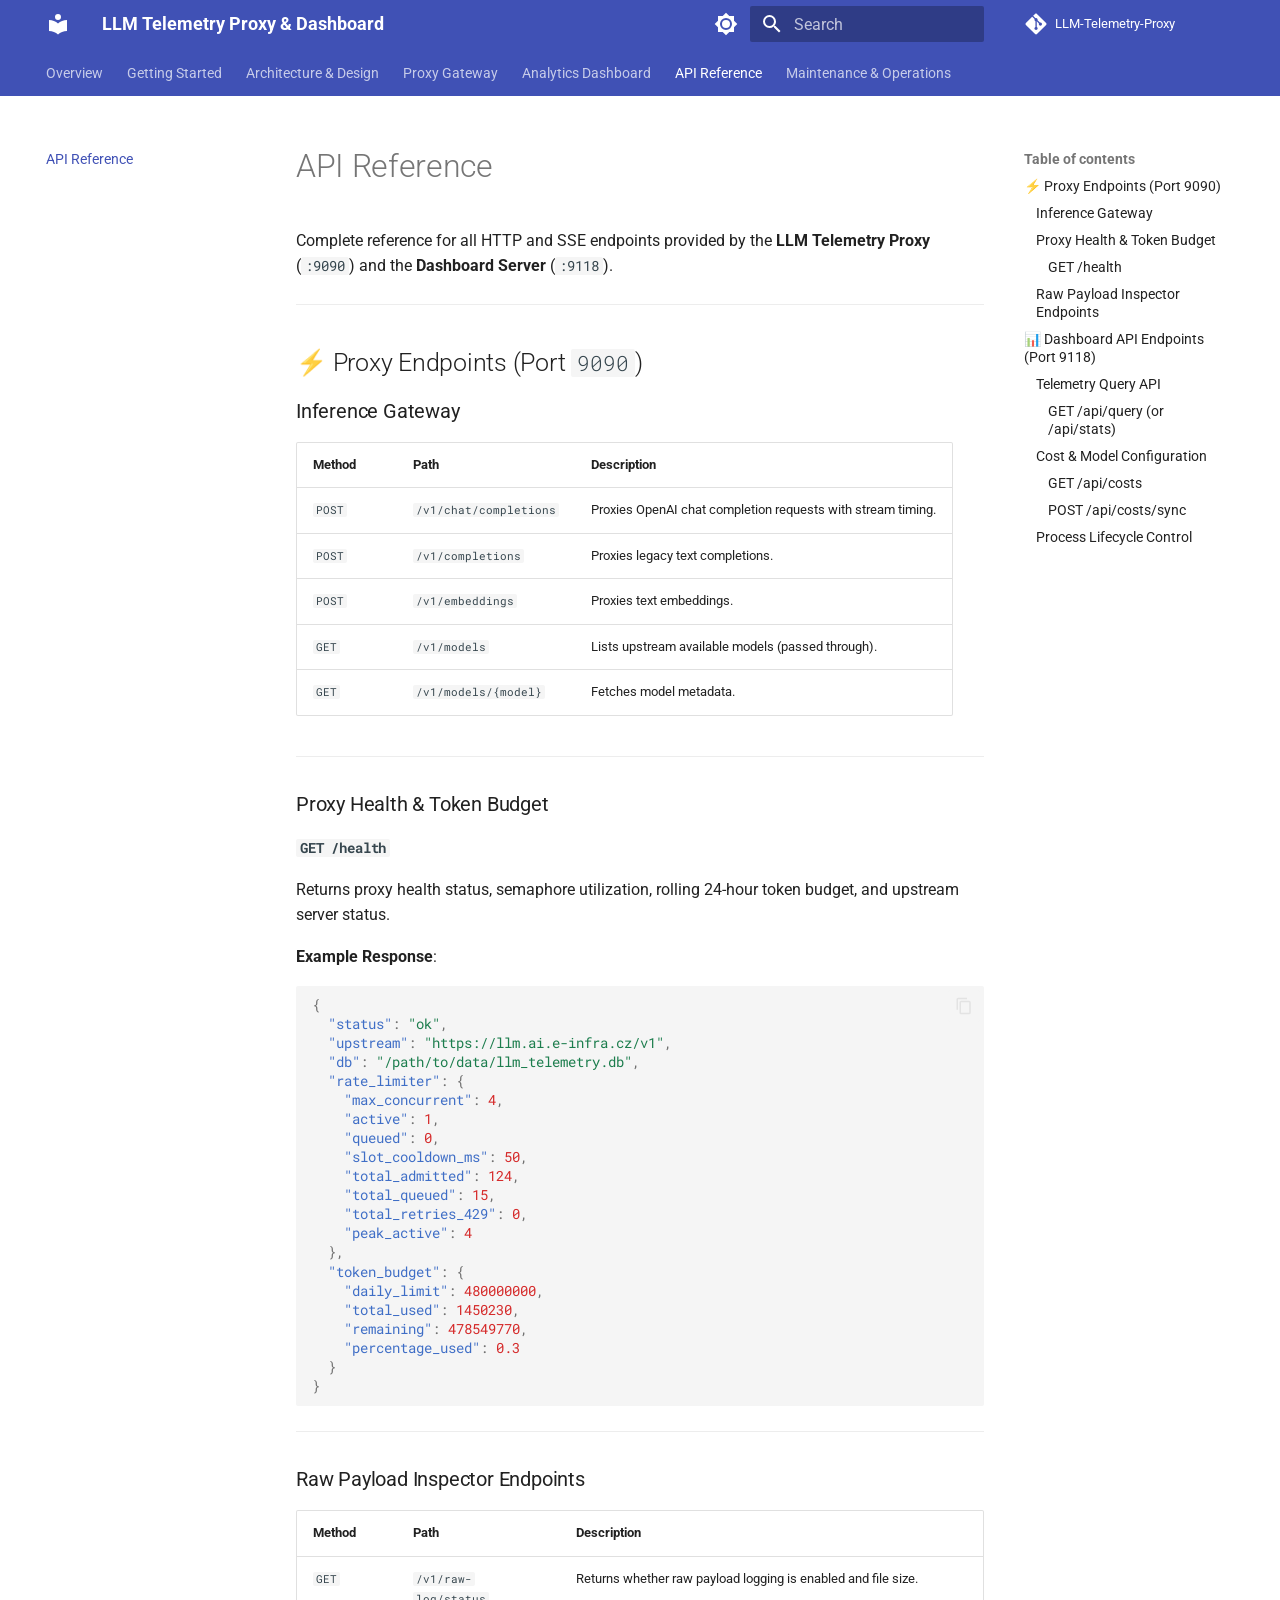
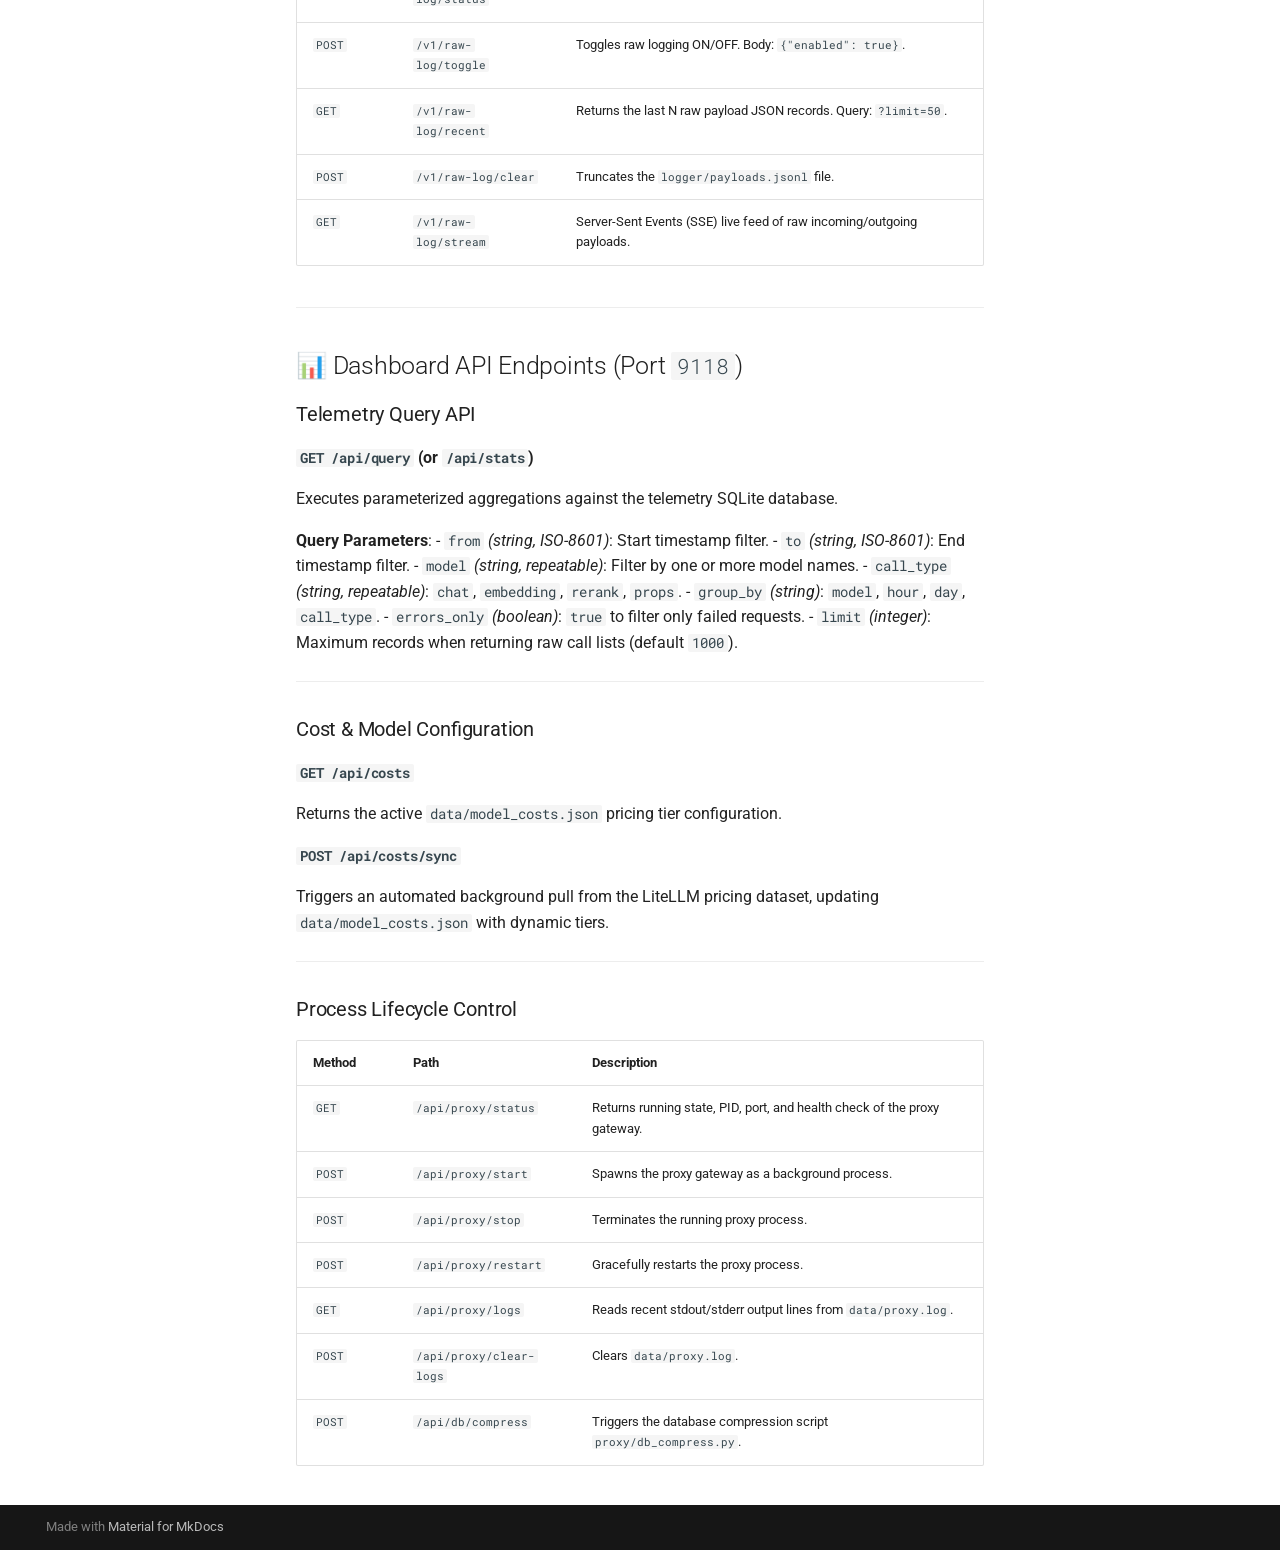
<file: api-reference/index.html>
<!doctype html>
<html lang="en" class="no-js">
  <head>
    
      <meta charset="utf-8">
      <meta name="viewport" content="width=device-width,initial-scale=1">
      
        <meta name="description" content="High-performance reverse proxy and real-time observability suite for LLM APIs.">
      
      
        <meta name="author" content="YouFoundJK | Gemini Antigravity">
      
      
      
        <link rel="prev" href="../dashboard/">
      
      
        <link rel="next" href="../maintenance/">
      
      
        
      
      
      <link rel="icon" href="../assets/images/favicon.png">
      <meta name="generator" content="mkdocs-1.6.1, mkdocs-material-9.7.7">
    
    
      
        <title>API Reference - LLM Telemetry Proxy & Dashboard</title>
      
    
    
      <link rel="stylesheet" href="../assets/stylesheets/main.ec1eaa64.min.css">
      
        
        <link rel="stylesheet" href="../assets/stylesheets/palette.ab4e12ef.min.css">
      
      


    
    
      
    
    
      
        
        
        <link rel="preconnect" href="https://fonts.gstatic.com" crossorigin>
        <link rel="stylesheet" href="https://fonts.googleapis.com/css?family=Roboto:300,300i,400,400i,700,700i%7CRoboto+Mono:400,400i,700,700i&display=fallback">
        <style>:root{--md-text-font:"Roboto";--md-code-font:"Roboto Mono"}</style>
      
    
    
    <script>__md_scope=new URL("..",location),__md_hash=e=>[...e].reduce(((e,_)=>(e<<5)-e+_.charCodeAt(0)),0),__md_get=(e,_=localStorage,t=__md_scope)=>JSON.parse(_.getItem(t.pathname+"."+e)),__md_set=(e,_,t=localStorage,a=__md_scope)=>{try{t.setItem(a.pathname+"."+e,JSON.stringify(_))}catch(e){}}</script>
    
      

    
    
  </head>
  
  
    
    
      
    
    
    
    
    <body dir="ltr" data-md-color-scheme="default" data-md-color-primary="indigo" data-md-color-accent="deep-purple">
  
    
    <input class="md-toggle" data-md-toggle="drawer" type="checkbox" id="__drawer" autocomplete="off">
    <input class="md-toggle" data-md-toggle="search" type="checkbox" id="__search" autocomplete="off">
    <label class="md-overlay" for="__drawer"></label>
    <div data-md-component="skip">
      
        
        <a href="#api-reference" class="md-skip">
          Skip to content
        </a>
      
    </div>
    <div data-md-component="announce">
      
    </div>
    
    
      

<header class="md-header" data-md-component="header">
  <nav class="md-header__inner md-grid" aria-label="Header">
    <a href=".." title="LLM Telemetry Proxy &amp; Dashboard" class="md-header__button md-logo" aria-label="LLM Telemetry Proxy & Dashboard" data-md-component="logo">
      
  
  <svg xmlns="http://www.w3.org/2000/svg" viewBox="0 0 24 24"><path d="M12 8a3 3 0 0 0 3-3 3 3 0 0 0-3-3 3 3 0 0 0-3 3 3 3 0 0 0 3 3m0 3.54C9.64 9.35 6.5 8 3 8v11c3.5 0 6.64 1.35 9 3.54 2.36-2.19 5.5-3.54 9-3.54V8c-3.5 0-6.64 1.35-9 3.54"/></svg>

    </a>
    <label class="md-header__button md-icon" for="__drawer">
      
      <svg xmlns="http://www.w3.org/2000/svg" viewBox="0 0 24 24"><path d="M3 6h18v2H3zm0 5h18v2H3zm0 5h18v2H3z"/></svg>
    </label>
    <div class="md-header__title" data-md-component="header-title">
      <div class="md-header__ellipsis">
        <div class="md-header__topic">
          <span class="md-ellipsis">
            LLM Telemetry Proxy & Dashboard
          </span>
        </div>
        <div class="md-header__topic" data-md-component="header-topic">
          <span class="md-ellipsis">
            
              API Reference
            
          </span>
        </div>
      </div>
    </div>
    
      
        <form class="md-header__option" data-md-component="palette">
  
    
    
    
    <input class="md-option" data-md-color-media="" data-md-color-scheme="default" data-md-color-primary="indigo" data-md-color-accent="deep-purple"  aria-label="Switch to dark mode"  type="radio" name="__palette" id="__palette_0">
    
      <label class="md-header__button md-icon" title="Switch to dark mode" for="__palette_1" hidden>
        <svg xmlns="http://www.w3.org/2000/svg" viewBox="0 0 24 24"><path d="M12 8a4 4 0 0 0-4 4 4 4 0 0 0 4 4 4 4 0 0 0 4-4 4 4 0 0 0-4-4m0 10a6 6 0 0 1-6-6 6 6 0 0 1 6-6 6 6 0 0 1 6 6 6 6 0 0 1-6 6m8-9.31V4h-4.69L12 .69 8.69 4H4v4.69L.69 12 4 15.31V20h4.69L12 23.31 15.31 20H20v-4.69L23.31 12z"/></svg>
      </label>
    
  
    
    
    
    <input class="md-option" data-md-color-media="" data-md-color-scheme="slate" data-md-color-primary="indigo" data-md-color-accent="deep-purple"  aria-label="Switch to light mode"  type="radio" name="__palette" id="__palette_1">
    
      <label class="md-header__button md-icon" title="Switch to light mode" for="__palette_0" hidden>
        <svg xmlns="http://www.w3.org/2000/svg" viewBox="0 0 24 24"><path d="M12 18c-.89 0-1.74-.2-2.5-.55C11.56 16.5 13 14.42 13 12s-1.44-4.5-3.5-5.45C10.26 6.2 11.11 6 12 6a6 6 0 0 1 6 6 6 6 0 0 1-6 6m8-9.31V4h-4.69L12 .69 8.69 4H4v4.69L.69 12 4 15.31V20h4.69L12 23.31 15.31 20H20v-4.69L23.31 12z"/></svg>
      </label>
    
  
</form>
      
    
    
      <script>var palette=__md_get("__palette");if(palette&&palette.color){if("(prefers-color-scheme)"===palette.color.media){var media=matchMedia("(prefers-color-scheme: light)"),input=document.querySelector(media.matches?"[data-md-color-media='(prefers-color-scheme: light)']":"[data-md-color-media='(prefers-color-scheme: dark)']");palette.color.media=input.getAttribute("data-md-color-media"),palette.color.scheme=input.getAttribute("data-md-color-scheme"),palette.color.primary=input.getAttribute("data-md-color-primary"),palette.color.accent=input.getAttribute("data-md-color-accent")}for(var[key,value]of Object.entries(palette.color))document.body.setAttribute("data-md-color-"+key,value)}</script>
    
    
    
      
      
        <label class="md-header__button md-icon" for="__search">
          
          <svg xmlns="http://www.w3.org/2000/svg" viewBox="0 0 24 24"><path d="M9.5 3A6.5 6.5 0 0 1 16 9.5c0 1.61-.59 3.09-1.56 4.23l.27.27h.79l5 5-1.5 1.5-5-5v-.79l-.27-.27A6.52 6.52 0 0 1 9.5 16 6.5 6.5 0 0 1 3 9.5 6.5 6.5 0 0 1 9.5 3m0 2C7 5 5 7 5 9.5S7 14 9.5 14 14 12 14 9.5 12 5 9.5 5"/></svg>
        </label>
        <div class="md-search" data-md-component="search" role="dialog">
  <label class="md-search__overlay" for="__search"></label>
  <div class="md-search__inner" role="search">
    <form class="md-search__form" name="search">
      <input type="text" class="md-search__input" name="query" aria-label="Search" placeholder="Search" autocapitalize="off" autocorrect="off" autocomplete="off" spellcheck="false" data-md-component="search-query" required>
      <label class="md-search__icon md-icon" for="__search">
        
        <svg xmlns="http://www.w3.org/2000/svg" viewBox="0 0 24 24"><path d="M9.5 3A6.5 6.5 0 0 1 16 9.5c0 1.61-.59 3.09-1.56 4.23l.27.27h.79l5 5-1.5 1.5-5-5v-.79l-.27-.27A6.52 6.52 0 0 1 9.5 16 6.5 6.5 0 0 1 3 9.5 6.5 6.5 0 0 1 9.5 3m0 2C7 5 5 7 5 9.5S7 14 9.5 14 14 12 14 9.5 12 5 9.5 5"/></svg>
        
        <svg xmlns="http://www.w3.org/2000/svg" viewBox="0 0 24 24"><path d="M20 11v2H8l5.5 5.5-1.42 1.42L4.16 12l7.92-7.92L13.5 5.5 8 11z"/></svg>
      </label>
      <nav class="md-search__options" aria-label="Search">
        
        <button type="reset" class="md-search__icon md-icon" title="Clear" aria-label="Clear" tabindex="-1">
          
          <svg xmlns="http://www.w3.org/2000/svg" viewBox="0 0 24 24"><path d="M19 6.41 17.59 5 12 10.59 6.41 5 5 6.41 10.59 12 5 17.59 6.41 19 12 13.41 17.59 19 19 17.59 13.41 12z"/></svg>
        </button>
      </nav>
      
        <div class="md-search__suggest" data-md-component="search-suggest"></div>
      
    </form>
    <div class="md-search__output">
      <div class="md-search__scrollwrap" tabindex="0" data-md-scrollfix>
        <div class="md-search-result" data-md-component="search-result">
          <div class="md-search-result__meta">
            Initializing search
          </div>
          <ol class="md-search-result__list" role="presentation"></ol>
        </div>
      </div>
    </div>
  </div>
</div>
      
    
    
      <div class="md-header__source">
        <a href="https://github.com/YouFoundJK/LLM-Telemetry-Proxy" title="Go to repository" class="md-source" data-md-component="source">
  <div class="md-source__icon md-icon">
    
    <svg xmlns="http://www.w3.org/2000/svg" viewBox="0 0 448 512"><!--! Font Awesome Free 7.1.0 by @fontawesome - https://fontawesome.com License - https://fontawesome.com/license/free (Icons: CC BY 4.0, Fonts: SIL OFL 1.1, Code: MIT License) Copyright 2025 Fonticons, Inc.--><path d="M439.6 236.1 244 40.5c-5.4-5.5-12.8-8.5-20.4-8.5s-15 3-20.4 8.4L162.5 81l51.5 51.5c27.1-9.1 52.7 16.8 43.4 43.7l49.7 49.7c34.2-11.8 61.2 31 35.5 56.7-26.5 26.5-70.2-2.9-56-37.3L240.3 199v121.9c25.3 12.5 22.3 41.8 9.1 55-6.4 6.4-15.2 10.1-24.3 10.1s-17.8-3.6-24.3-10.1c-17.6-17.6-11.1-46.9 11.2-56v-123c-20.8-8.5-24.6-30.7-18.6-45L142.6 101 8.5 235.1C3 240.6 0 247.9 0 255.5s3 15 8.5 20.4l195.6 195.7c5.4 5.4 12.7 8.4 20.4 8.4s15-3 20.4-8.4l194.7-194.7c5.4-5.4 8.4-12.8 8.4-20.4s-3-15-8.4-20.4"/></svg>
  </div>
  <div class="md-source__repository">
    LLM-Telemetry-Proxy
  </div>
</a>
      </div>
    
  </nav>
  
</header>
    
    <div class="md-container" data-md-component="container">
      
      
        
          
            
<nav class="md-tabs" aria-label="Tabs" data-md-component="tabs">
  <div class="md-grid">
    <ul class="md-tabs__list">
      
        
  
  
  
  
    <li class="md-tabs__item">
      <a href=".." class="md-tabs__link">
        
  
  
    
  
  Overview

      </a>
    </li>
  

      
        
  
  
  
  
    <li class="md-tabs__item">
      <a href="../getting-started/" class="md-tabs__link">
        
  
  
    
  
  Getting Started

      </a>
    </li>
  

      
        
  
  
  
  
    <li class="md-tabs__item">
      <a href="../architecture/" class="md-tabs__link">
        
  
  
    
  
  Architecture & Design

      </a>
    </li>
  

      
        
  
  
  
  
    <li class="md-tabs__item">
      <a href="../proxy/" class="md-tabs__link">
        
  
  
    
  
  Proxy Gateway

      </a>
    </li>
  

      
        
  
  
  
  
    <li class="md-tabs__item">
      <a href="../dashboard/" class="md-tabs__link">
        
  
  
    
  
  Analytics Dashboard

      </a>
    </li>
  

      
        
  
  
  
    
  
  
    <li class="md-tabs__item md-tabs__item--active">
      <a href="./" class="md-tabs__link">
        
  
  
    
  
  API Reference

      </a>
    </li>
  

      
        
  
  
  
  
    <li class="md-tabs__item">
      <a href="../maintenance/" class="md-tabs__link">
        
  
  
    
  
  Maintenance & Operations

      </a>
    </li>
  

      
    </ul>
  </div>
</nav>
          
        
      
      <main class="md-main" data-md-component="main">
        <div class="md-main__inner md-grid">
          
            
              
              <div class="md-sidebar md-sidebar--primary" data-md-component="sidebar" data-md-type="navigation" >
                <div class="md-sidebar__scrollwrap">
                  <div class="md-sidebar__inner">
                    


  


<nav class="md-nav md-nav--primary md-nav--lifted" aria-label="Navigation" data-md-level="0">
  <label class="md-nav__title" for="__drawer">
    <a href=".." title="LLM Telemetry Proxy &amp; Dashboard" class="md-nav__button md-logo" aria-label="LLM Telemetry Proxy & Dashboard" data-md-component="logo">
      
  
  <svg xmlns="http://www.w3.org/2000/svg" viewBox="0 0 24 24"><path d="M12 8a3 3 0 0 0 3-3 3 3 0 0 0-3-3 3 3 0 0 0-3 3 3 3 0 0 0 3 3m0 3.54C9.64 9.35 6.5 8 3 8v11c3.5 0 6.64 1.35 9 3.54 2.36-2.19 5.5-3.54 9-3.54V8c-3.5 0-6.64 1.35-9 3.54"/></svg>

    </a>
    LLM Telemetry Proxy & Dashboard
  </label>
  
    <div class="md-nav__source">
      <a href="https://github.com/YouFoundJK/LLM-Telemetry-Proxy" title="Go to repository" class="md-source" data-md-component="source">
  <div class="md-source__icon md-icon">
    
    <svg xmlns="http://www.w3.org/2000/svg" viewBox="0 0 448 512"><!--! Font Awesome Free 7.1.0 by @fontawesome - https://fontawesome.com License - https://fontawesome.com/license/free (Icons: CC BY 4.0, Fonts: SIL OFL 1.1, Code: MIT License) Copyright 2025 Fonticons, Inc.--><path d="M439.6 236.1 244 40.5c-5.4-5.5-12.8-8.5-20.4-8.5s-15 3-20.4 8.4L162.5 81l51.5 51.5c27.1-9.1 52.7 16.8 43.4 43.7l49.7 49.7c34.2-11.8 61.2 31 35.5 56.7-26.5 26.5-70.2-2.9-56-37.3L240.3 199v121.9c25.3 12.5 22.3 41.8 9.1 55-6.4 6.4-15.2 10.1-24.3 10.1s-17.8-3.6-24.3-10.1c-17.6-17.6-11.1-46.9 11.2-56v-123c-20.8-8.5-24.6-30.7-18.6-45L142.6 101 8.5 235.1C3 240.6 0 247.9 0 255.5s3 15 8.5 20.4l195.6 195.7c5.4 5.4 12.7 8.4 20.4 8.4s15-3 20.4-8.4l194.7-194.7c5.4-5.4 8.4-12.8 8.4-20.4s-3-15-8.4-20.4"/></svg>
  </div>
  <div class="md-source__repository">
    LLM-Telemetry-Proxy
  </div>
</a>
    </div>
  
  <ul class="md-nav__list" data-md-scrollfix>
    
      
      
  
  
  
  
    <li class="md-nav__item">
      <a href=".." class="md-nav__link">
        
  
  
  <span class="md-ellipsis">
    
  
    Overview
  

    
  </span>
  
  

      </a>
    </li>
  

    
      
      
  
  
  
  
    <li class="md-nav__item">
      <a href="../getting-started/" class="md-nav__link">
        
  
  
  <span class="md-ellipsis">
    
  
    Getting Started
  

    
  </span>
  
  

      </a>
    </li>
  

    
      
      
  
  
  
  
    <li class="md-nav__item">
      <a href="../architecture/" class="md-nav__link">
        
  
  
  <span class="md-ellipsis">
    
  
    Architecture & Design
  

    
  </span>
  
  

      </a>
    </li>
  

    
      
      
  
  
  
  
    <li class="md-nav__item">
      <a href="../proxy/" class="md-nav__link">
        
  
  
  <span class="md-ellipsis">
    
  
    Proxy Gateway
  

    
  </span>
  
  

      </a>
    </li>
  

    
      
      
  
  
  
  
    <li class="md-nav__item">
      <a href="../dashboard/" class="md-nav__link">
        
  
  
  <span class="md-ellipsis">
    
  
    Analytics Dashboard
  

    
  </span>
  
  

      </a>
    </li>
  

    
      
      
  
  
    
  
  
  
    <li class="md-nav__item md-nav__item--active">
      
      <input class="md-nav__toggle md-toggle" type="checkbox" id="__toc">
      
      
        
      
      
        <label class="md-nav__link md-nav__link--active" for="__toc">
          
  
  
  <span class="md-ellipsis">
    
  
    API Reference
  

    
  </span>
  
  

          <span class="md-nav__icon md-icon"></span>
        </label>
      
      <a href="./" class="md-nav__link md-nav__link--active">
        
  
  
  <span class="md-ellipsis">
    
  
    API Reference
  

    
  </span>
  
  

      </a>
      
        

<nav class="md-nav md-nav--secondary" aria-label="Table of contents">
  
  
  
    
  
  
    <label class="md-nav__title" for="__toc">
      <span class="md-nav__icon md-icon"></span>
      Table of contents
    </label>
    <ul class="md-nav__list" data-md-component="toc" data-md-scrollfix>
      
        <li class="md-nav__item">
  <a href="#proxy-endpoints-port-9090" class="md-nav__link">
    <span class="md-ellipsis">
      
        ⚡ Proxy Endpoints (Port 9090)
      
    </span>
  </a>
  
    <nav class="md-nav" aria-label="⚡ Proxy Endpoints (Port 9090)">
      <ul class="md-nav__list">
        
          <li class="md-nav__item">
  <a href="#inference-gateway" class="md-nav__link">
    <span class="md-ellipsis">
      
        Inference Gateway
      
    </span>
  </a>
  
</li>
        
          <li class="md-nav__item">
  <a href="#proxy-health-token-budget" class="md-nav__link">
    <span class="md-ellipsis">
      
        Proxy Health &amp; Token Budget
      
    </span>
  </a>
  
    <nav class="md-nav" aria-label="Proxy Health &amp; Token Budget">
      <ul class="md-nav__list">
        
          <li class="md-nav__item">
  <a href="#get-health" class="md-nav__link">
    <span class="md-ellipsis">
      
        GET /health
      
    </span>
  </a>
  
</li>
        
      </ul>
    </nav>
  
</li>
        
          <li class="md-nav__item">
  <a href="#raw-payload-inspector-endpoints" class="md-nav__link">
    <span class="md-ellipsis">
      
        Raw Payload Inspector Endpoints
      
    </span>
  </a>
  
</li>
        
      </ul>
    </nav>
  
</li>
      
        <li class="md-nav__item">
  <a href="#dashboard-api-endpoints-port-9118" class="md-nav__link">
    <span class="md-ellipsis">
      
        📊 Dashboard API Endpoints (Port 9118)
      
    </span>
  </a>
  
    <nav class="md-nav" aria-label="📊 Dashboard API Endpoints (Port 9118)">
      <ul class="md-nav__list">
        
          <li class="md-nav__item">
  <a href="#telemetry-query-api" class="md-nav__link">
    <span class="md-ellipsis">
      
        Telemetry Query API
      
    </span>
  </a>
  
    <nav class="md-nav" aria-label="Telemetry Query API">
      <ul class="md-nav__list">
        
          <li class="md-nav__item">
  <a href="#get-apiquery-or-apistats" class="md-nav__link">
    <span class="md-ellipsis">
      
        GET /api/query (or /api/stats)
      
    </span>
  </a>
  
</li>
        
      </ul>
    </nav>
  
</li>
        
          <li class="md-nav__item">
  <a href="#cost-model-configuration" class="md-nav__link">
    <span class="md-ellipsis">
      
        Cost &amp; Model Configuration
      
    </span>
  </a>
  
    <nav class="md-nav" aria-label="Cost &amp; Model Configuration">
      <ul class="md-nav__list">
        
          <li class="md-nav__item">
  <a href="#get-apicosts" class="md-nav__link">
    <span class="md-ellipsis">
      
        GET /api/costs
      
    </span>
  </a>
  
</li>
        
          <li class="md-nav__item">
  <a href="#post-apicostssync" class="md-nav__link">
    <span class="md-ellipsis">
      
        POST /api/costs/sync
      
    </span>
  </a>
  
</li>
        
      </ul>
    </nav>
  
</li>
        
          <li class="md-nav__item">
  <a href="#process-lifecycle-control" class="md-nav__link">
    <span class="md-ellipsis">
      
        Process Lifecycle Control
      
    </span>
  </a>
  
</li>
        
      </ul>
    </nav>
  
</li>
      
    </ul>
  
</nav>
      
    </li>
  

    
      
      
  
  
  
  
    <li class="md-nav__item">
      <a href="../maintenance/" class="md-nav__link">
        
  
  
  <span class="md-ellipsis">
    
  
    Maintenance & Operations
  

    
  </span>
  
  

      </a>
    </li>
  

    
  </ul>
</nav>
                  </div>
                </div>
              </div>
            
            
              
              <div class="md-sidebar md-sidebar--secondary" data-md-component="sidebar" data-md-type="toc" >
                <div class="md-sidebar__scrollwrap">
                  <div class="md-sidebar__inner">
                    

<nav class="md-nav md-nav--secondary" aria-label="Table of contents">
  
  
  
    
  
  
    <label class="md-nav__title" for="__toc">
      <span class="md-nav__icon md-icon"></span>
      Table of contents
    </label>
    <ul class="md-nav__list" data-md-component="toc" data-md-scrollfix>
      
        <li class="md-nav__item">
  <a href="#proxy-endpoints-port-9090" class="md-nav__link">
    <span class="md-ellipsis">
      
        ⚡ Proxy Endpoints (Port 9090)
      
    </span>
  </a>
  
    <nav class="md-nav" aria-label="⚡ Proxy Endpoints (Port 9090)">
      <ul class="md-nav__list">
        
          <li class="md-nav__item">
  <a href="#inference-gateway" class="md-nav__link">
    <span class="md-ellipsis">
      
        Inference Gateway
      
    </span>
  </a>
  
</li>
        
          <li class="md-nav__item">
  <a href="#proxy-health-token-budget" class="md-nav__link">
    <span class="md-ellipsis">
      
        Proxy Health &amp; Token Budget
      
    </span>
  </a>
  
    <nav class="md-nav" aria-label="Proxy Health &amp; Token Budget">
      <ul class="md-nav__list">
        
          <li class="md-nav__item">
  <a href="#get-health" class="md-nav__link">
    <span class="md-ellipsis">
      
        GET /health
      
    </span>
  </a>
  
</li>
        
      </ul>
    </nav>
  
</li>
        
          <li class="md-nav__item">
  <a href="#raw-payload-inspector-endpoints" class="md-nav__link">
    <span class="md-ellipsis">
      
        Raw Payload Inspector Endpoints
      
    </span>
  </a>
  
</li>
        
      </ul>
    </nav>
  
</li>
      
        <li class="md-nav__item">
  <a href="#dashboard-api-endpoints-port-9118" class="md-nav__link">
    <span class="md-ellipsis">
      
        📊 Dashboard API Endpoints (Port 9118)
      
    </span>
  </a>
  
    <nav class="md-nav" aria-label="📊 Dashboard API Endpoints (Port 9118)">
      <ul class="md-nav__list">
        
          <li class="md-nav__item">
  <a href="#telemetry-query-api" class="md-nav__link">
    <span class="md-ellipsis">
      
        Telemetry Query API
      
    </span>
  </a>
  
    <nav class="md-nav" aria-label="Telemetry Query API">
      <ul class="md-nav__list">
        
          <li class="md-nav__item">
  <a href="#get-apiquery-or-apistats" class="md-nav__link">
    <span class="md-ellipsis">
      
        GET /api/query (or /api/stats)
      
    </span>
  </a>
  
</li>
        
      </ul>
    </nav>
  
</li>
        
          <li class="md-nav__item">
  <a href="#cost-model-configuration" class="md-nav__link">
    <span class="md-ellipsis">
      
        Cost &amp; Model Configuration
      
    </span>
  </a>
  
    <nav class="md-nav" aria-label="Cost &amp; Model Configuration">
      <ul class="md-nav__list">
        
          <li class="md-nav__item">
  <a href="#get-apicosts" class="md-nav__link">
    <span class="md-ellipsis">
      
        GET /api/costs
      
    </span>
  </a>
  
</li>
        
          <li class="md-nav__item">
  <a href="#post-apicostssync" class="md-nav__link">
    <span class="md-ellipsis">
      
        POST /api/costs/sync
      
    </span>
  </a>
  
</li>
        
      </ul>
    </nav>
  
</li>
        
          <li class="md-nav__item">
  <a href="#process-lifecycle-control" class="md-nav__link">
    <span class="md-ellipsis">
      
        Process Lifecycle Control
      
    </span>
  </a>
  
</li>
        
      </ul>
    </nav>
  
</li>
      
    </ul>
  
</nav>
                  </div>
                </div>
              </div>
            
          
          
            <div class="md-content" data-md-component="content">
              
              <article class="md-content__inner md-typeset">
                
                  


  
  


<h1 id="api-reference">API Reference</h1>
<p>Complete reference for all HTTP and SSE endpoints provided by the <strong>LLM Telemetry Proxy</strong> (<code>:9090</code>) and the <strong>Dashboard Server</strong> (<code>:9118</code>).</p>
<hr />
<h2 id="proxy-endpoints-port-9090">⚡ Proxy Endpoints (Port <code>9090</code>)</h2>
<h3 id="inference-gateway">Inference Gateway</h3>
<table>
<thead>
<tr>
<th style="text-align: left;">Method</th>
<th style="text-align: left;">Path</th>
<th style="text-align: left;">Description</th>
</tr>
</thead>
<tbody>
<tr>
<td style="text-align: left;"><code>POST</code></td>
<td style="text-align: left;"><code>/v1/chat/completions</code></td>
<td style="text-align: left;">Proxies OpenAI chat completion requests with stream timing.</td>
</tr>
<tr>
<td style="text-align: left;"><code>POST</code></td>
<td style="text-align: left;"><code>/v1/completions</code></td>
<td style="text-align: left;">Proxies legacy text completions.</td>
</tr>
<tr>
<td style="text-align: left;"><code>POST</code></td>
<td style="text-align: left;"><code>/v1/embeddings</code></td>
<td style="text-align: left;">Proxies text embeddings.</td>
</tr>
<tr>
<td style="text-align: left;"><code>GET</code></td>
<td style="text-align: left;"><code>/v1/models</code></td>
<td style="text-align: left;">Lists upstream available models (passed through).</td>
</tr>
<tr>
<td style="text-align: left;"><code>GET</code></td>
<td style="text-align: left;"><code>/v1/models/{model}</code></td>
<td style="text-align: left;">Fetches model metadata.</td>
</tr>
</tbody>
</table>
<hr />
<h3 id="proxy-health-token-budget">Proxy Health &amp; Token Budget</h3>
<h4 id="get-health"><code>GET /health</code></h4>
<p>Returns proxy health status, semaphore utilization, rolling 24-hour token budget, and upstream server status.</p>
<p><strong>Example Response</strong>:
<div class="language-json highlight"><pre><span></span><code><span id="__span-0-1"><a id="__codelineno-0-1" name="__codelineno-0-1" href="#__codelineno-0-1"></a><span class="p">{</span>
</span><span id="__span-0-2"><a id="__codelineno-0-2" name="__codelineno-0-2" href="#__codelineno-0-2"></a><span class="w">  </span><span class="nt">"status"</span><span class="p">:</span><span class="w"> </span><span class="s2">"ok"</span><span class="p">,</span>
</span><span id="__span-0-3"><a id="__codelineno-0-3" name="__codelineno-0-3" href="#__codelineno-0-3"></a><span class="w">  </span><span class="nt">"upstream"</span><span class="p">:</span><span class="w"> </span><span class="s2">"https://llm.ai.e-infra.cz/v1"</span><span class="p">,</span>
</span><span id="__span-0-4"><a id="__codelineno-0-4" name="__codelineno-0-4" href="#__codelineno-0-4"></a><span class="w">  </span><span class="nt">"db"</span><span class="p">:</span><span class="w"> </span><span class="s2">"/path/to/data/llm_telemetry.db"</span><span class="p">,</span>
</span><span id="__span-0-5"><a id="__codelineno-0-5" name="__codelineno-0-5" href="#__codelineno-0-5"></a><span class="w">  </span><span class="nt">"rate_limiter"</span><span class="p">:</span><span class="w"> </span><span class="p">{</span>
</span><span id="__span-0-6"><a id="__codelineno-0-6" name="__codelineno-0-6" href="#__codelineno-0-6"></a><span class="w">    </span><span class="nt">"max_concurrent"</span><span class="p">:</span><span class="w"> </span><span class="mi">4</span><span class="p">,</span>
</span><span id="__span-0-7"><a id="__codelineno-0-7" name="__codelineno-0-7" href="#__codelineno-0-7"></a><span class="w">    </span><span class="nt">"active"</span><span class="p">:</span><span class="w"> </span><span class="mi">1</span><span class="p">,</span>
</span><span id="__span-0-8"><a id="__codelineno-0-8" name="__codelineno-0-8" href="#__codelineno-0-8"></a><span class="w">    </span><span class="nt">"queued"</span><span class="p">:</span><span class="w"> </span><span class="mi">0</span><span class="p">,</span>
</span><span id="__span-0-9"><a id="__codelineno-0-9" name="__codelineno-0-9" href="#__codelineno-0-9"></a><span class="w">    </span><span class="nt">"slot_cooldown_ms"</span><span class="p">:</span><span class="w"> </span><span class="mi">50</span><span class="p">,</span>
</span><span id="__span-0-10"><a id="__codelineno-0-10" name="__codelineno-0-10" href="#__codelineno-0-10"></a><span class="w">    </span><span class="nt">"total_admitted"</span><span class="p">:</span><span class="w"> </span><span class="mi">124</span><span class="p">,</span>
</span><span id="__span-0-11"><a id="__codelineno-0-11" name="__codelineno-0-11" href="#__codelineno-0-11"></a><span class="w">    </span><span class="nt">"total_queued"</span><span class="p">:</span><span class="w"> </span><span class="mi">15</span><span class="p">,</span>
</span><span id="__span-0-12"><a id="__codelineno-0-12" name="__codelineno-0-12" href="#__codelineno-0-12"></a><span class="w">    </span><span class="nt">"total_retries_429"</span><span class="p">:</span><span class="w"> </span><span class="mi">0</span><span class="p">,</span>
</span><span id="__span-0-13"><a id="__codelineno-0-13" name="__codelineno-0-13" href="#__codelineno-0-13"></a><span class="w">    </span><span class="nt">"peak_active"</span><span class="p">:</span><span class="w"> </span><span class="mi">4</span>
</span><span id="__span-0-14"><a id="__codelineno-0-14" name="__codelineno-0-14" href="#__codelineno-0-14"></a><span class="w">  </span><span class="p">},</span>
</span><span id="__span-0-15"><a id="__codelineno-0-15" name="__codelineno-0-15" href="#__codelineno-0-15"></a><span class="w">  </span><span class="nt">"token_budget"</span><span class="p">:</span><span class="w"> </span><span class="p">{</span>
</span><span id="__span-0-16"><a id="__codelineno-0-16" name="__codelineno-0-16" href="#__codelineno-0-16"></a><span class="w">    </span><span class="nt">"daily_limit"</span><span class="p">:</span><span class="w"> </span><span class="mi">480000000</span><span class="p">,</span>
</span><span id="__span-0-17"><a id="__codelineno-0-17" name="__codelineno-0-17" href="#__codelineno-0-17"></a><span class="w">    </span><span class="nt">"total_used"</span><span class="p">:</span><span class="w"> </span><span class="mi">1450230</span><span class="p">,</span>
</span><span id="__span-0-18"><a id="__codelineno-0-18" name="__codelineno-0-18" href="#__codelineno-0-18"></a><span class="w">    </span><span class="nt">"remaining"</span><span class="p">:</span><span class="w"> </span><span class="mi">478549770</span><span class="p">,</span>
</span><span id="__span-0-19"><a id="__codelineno-0-19" name="__codelineno-0-19" href="#__codelineno-0-19"></a><span class="w">    </span><span class="nt">"percentage_used"</span><span class="p">:</span><span class="w"> </span><span class="mf">0.3</span>
</span><span id="__span-0-20"><a id="__codelineno-0-20" name="__codelineno-0-20" href="#__codelineno-0-20"></a><span class="w">  </span><span class="p">}</span>
</span><span id="__span-0-21"><a id="__codelineno-0-21" name="__codelineno-0-21" href="#__codelineno-0-21"></a><span class="p">}</span>
</span></code></pre></div></p>
<hr />
<h3 id="raw-payload-inspector-endpoints">Raw Payload Inspector Endpoints</h3>
<table>
<thead>
<tr>
<th style="text-align: left;">Method</th>
<th style="text-align: left;">Path</th>
<th style="text-align: left;">Description</th>
</tr>
</thead>
<tbody>
<tr>
<td style="text-align: left;"><code>GET</code></td>
<td style="text-align: left;"><code>/v1/raw-log/status</code></td>
<td style="text-align: left;">Returns whether raw payload logging is enabled and file size.</td>
</tr>
<tr>
<td style="text-align: left;"><code>POST</code></td>
<td style="text-align: left;"><code>/v1/raw-log/toggle</code></td>
<td style="text-align: left;">Toggles raw logging ON/OFF. Body: <code>{"enabled": true}</code>.</td>
</tr>
<tr>
<td style="text-align: left;"><code>GET</code></td>
<td style="text-align: left;"><code>/v1/raw-log/recent</code></td>
<td style="text-align: left;">Returns the last N raw payload JSON records. Query: <code>?limit=50</code>.</td>
</tr>
<tr>
<td style="text-align: left;"><code>POST</code></td>
<td style="text-align: left;"><code>/v1/raw-log/clear</code></td>
<td style="text-align: left;">Truncates the <code>logger/payloads.jsonl</code> file.</td>
</tr>
<tr>
<td style="text-align: left;"><code>GET</code></td>
<td style="text-align: left;"><code>/v1/raw-log/stream</code></td>
<td style="text-align: left;">Server-Sent Events (SSE) live feed of raw incoming/outgoing payloads.</td>
</tr>
</tbody>
</table>
<hr />
<h2 id="dashboard-api-endpoints-port-9118">📊 Dashboard API Endpoints (Port <code>9118</code>)</h2>
<h3 id="telemetry-query-api">Telemetry Query API</h3>
<h4 id="get-apiquery-or-apistats"><code>GET /api/query</code> (or <code>/api/stats</code>)</h4>
<p>Executes parameterized aggregations against the telemetry SQLite database.</p>
<p><strong>Query Parameters</strong>:
- <code>from</code> <em>(string, ISO-8601)</em>: Start timestamp filter.
- <code>to</code> <em>(string, ISO-8601)</em>: End timestamp filter.
- <code>model</code> <em>(string, repeatable)</em>: Filter by one or more model names.
- <code>call_type</code> <em>(string, repeatable)</em>: <code>chat</code>, <code>embedding</code>, <code>rerank</code>, <code>props</code>.
- <code>group_by</code> <em>(string)</em>: <code>model</code>, <code>hour</code>, <code>day</code>, <code>call_type</code>.
- <code>errors_only</code> <em>(boolean)</em>: <code>true</code> to filter only failed requests.
- <code>limit</code> <em>(integer)</em>: Maximum records when returning raw call lists (default <code>1000</code>).</p>
<hr />
<h3 id="cost-model-configuration">Cost &amp; Model Configuration</h3>
<h4 id="get-apicosts"><code>GET /api/costs</code></h4>
<p>Returns the active <code>data/model_costs.json</code> pricing tier configuration.</p>
<h4 id="post-apicostssync"><code>POST /api/costs/sync</code></h4>
<p>Triggers an automated background pull from the LiteLLM pricing dataset, updating <code>data/model_costs.json</code> with dynamic tiers.</p>
<hr />
<h3 id="process-lifecycle-control">Process Lifecycle Control</h3>
<table>
<thead>
<tr>
<th style="text-align: left;">Method</th>
<th style="text-align: left;">Path</th>
<th style="text-align: left;">Description</th>
</tr>
</thead>
<tbody>
<tr>
<td style="text-align: left;"><code>GET</code></td>
<td style="text-align: left;"><code>/api/proxy/status</code></td>
<td style="text-align: left;">Returns running state, PID, port, and health check of the proxy gateway.</td>
</tr>
<tr>
<td style="text-align: left;"><code>POST</code></td>
<td style="text-align: left;"><code>/api/proxy/start</code></td>
<td style="text-align: left;">Spawns the proxy gateway as a background process.</td>
</tr>
<tr>
<td style="text-align: left;"><code>POST</code></td>
<td style="text-align: left;"><code>/api/proxy/stop</code></td>
<td style="text-align: left;">Terminates the running proxy process.</td>
</tr>
<tr>
<td style="text-align: left;"><code>POST</code></td>
<td style="text-align: left;"><code>/api/proxy/restart</code></td>
<td style="text-align: left;">Gracefully restarts the proxy process.</td>
</tr>
<tr>
<td style="text-align: left;"><code>GET</code></td>
<td style="text-align: left;"><code>/api/proxy/logs</code></td>
<td style="text-align: left;">Reads recent stdout/stderr output lines from <code>data/proxy.log</code>.</td>
</tr>
<tr>
<td style="text-align: left;"><code>POST</code></td>
<td style="text-align: left;"><code>/api/proxy/clear-logs</code></td>
<td style="text-align: left;">Clears <code>data/proxy.log</code>.</td>
</tr>
<tr>
<td style="text-align: left;"><code>POST</code></td>
<td style="text-align: left;"><code>/api/db/compress</code></td>
<td style="text-align: left;">Triggers the database compression script <code>proxy/db_compress.py</code>.</td>
</tr>
</tbody>
</table>












                
              </article>
            </div>
          
          
<script>var target=document.getElementById(location.hash.slice(1));target&&target.name&&(target.checked=target.name.startsWith("__tabbed_"))</script>
        </div>
        
          <button type="button" class="md-top md-icon" data-md-component="top" hidden>
  
  <svg xmlns="http://www.w3.org/2000/svg" viewBox="0 0 24 24"><path d="M13 20h-2V8l-5.5 5.5-1.42-1.42L12 4.16l7.92 7.92-1.42 1.42L13 8z"/></svg>
  Back to top
</button>
        
      </main>
      
        <footer class="md-footer">
  
  <div class="md-footer-meta md-typeset">
    <div class="md-footer-meta__inner md-grid">
      <div class="md-copyright">
  
  
    Made with
    <a href="https://squidfunk.github.io/mkdocs-material/" target="_blank" rel="noopener">
      Material for MkDocs
    </a>
  
</div>
      
    </div>
  </div>
</footer>
      
    </div>
    <div class="md-dialog" data-md-component="dialog">
      <div class="md-dialog__inner md-typeset"></div>
    </div>
    
    
    
      
      
      <script id="__config" type="application/json">{"annotate": null, "base": "..", "features": ["navigation.tabs", "navigation.sections", "navigation.expand", "navigation.top", "navigation.indexes", "content.code.copy", "content.code.annotate", "search.suggest", "search.highlight"], "search": "../assets/javascripts/workers/search.2c215733.min.js", "tags": null, "translations": {"clipboard.copied": "Copied to clipboard", "clipboard.copy": "Copy to clipboard", "search.result.more.one": "1 more on this page", "search.result.more.other": "# more on this page", "search.result.none": "No matching documents", "search.result.one": "1 matching document", "search.result.other": "# matching documents", "search.result.placeholder": "Type to start searching", "search.result.term.missing": "Missing", "select.version": "Select version"}, "version": null}</script>
    
    
      <script src="../assets/javascripts/bundle.d7400e89.min.js"></script>
      
    
  </body>
</html>
</file>
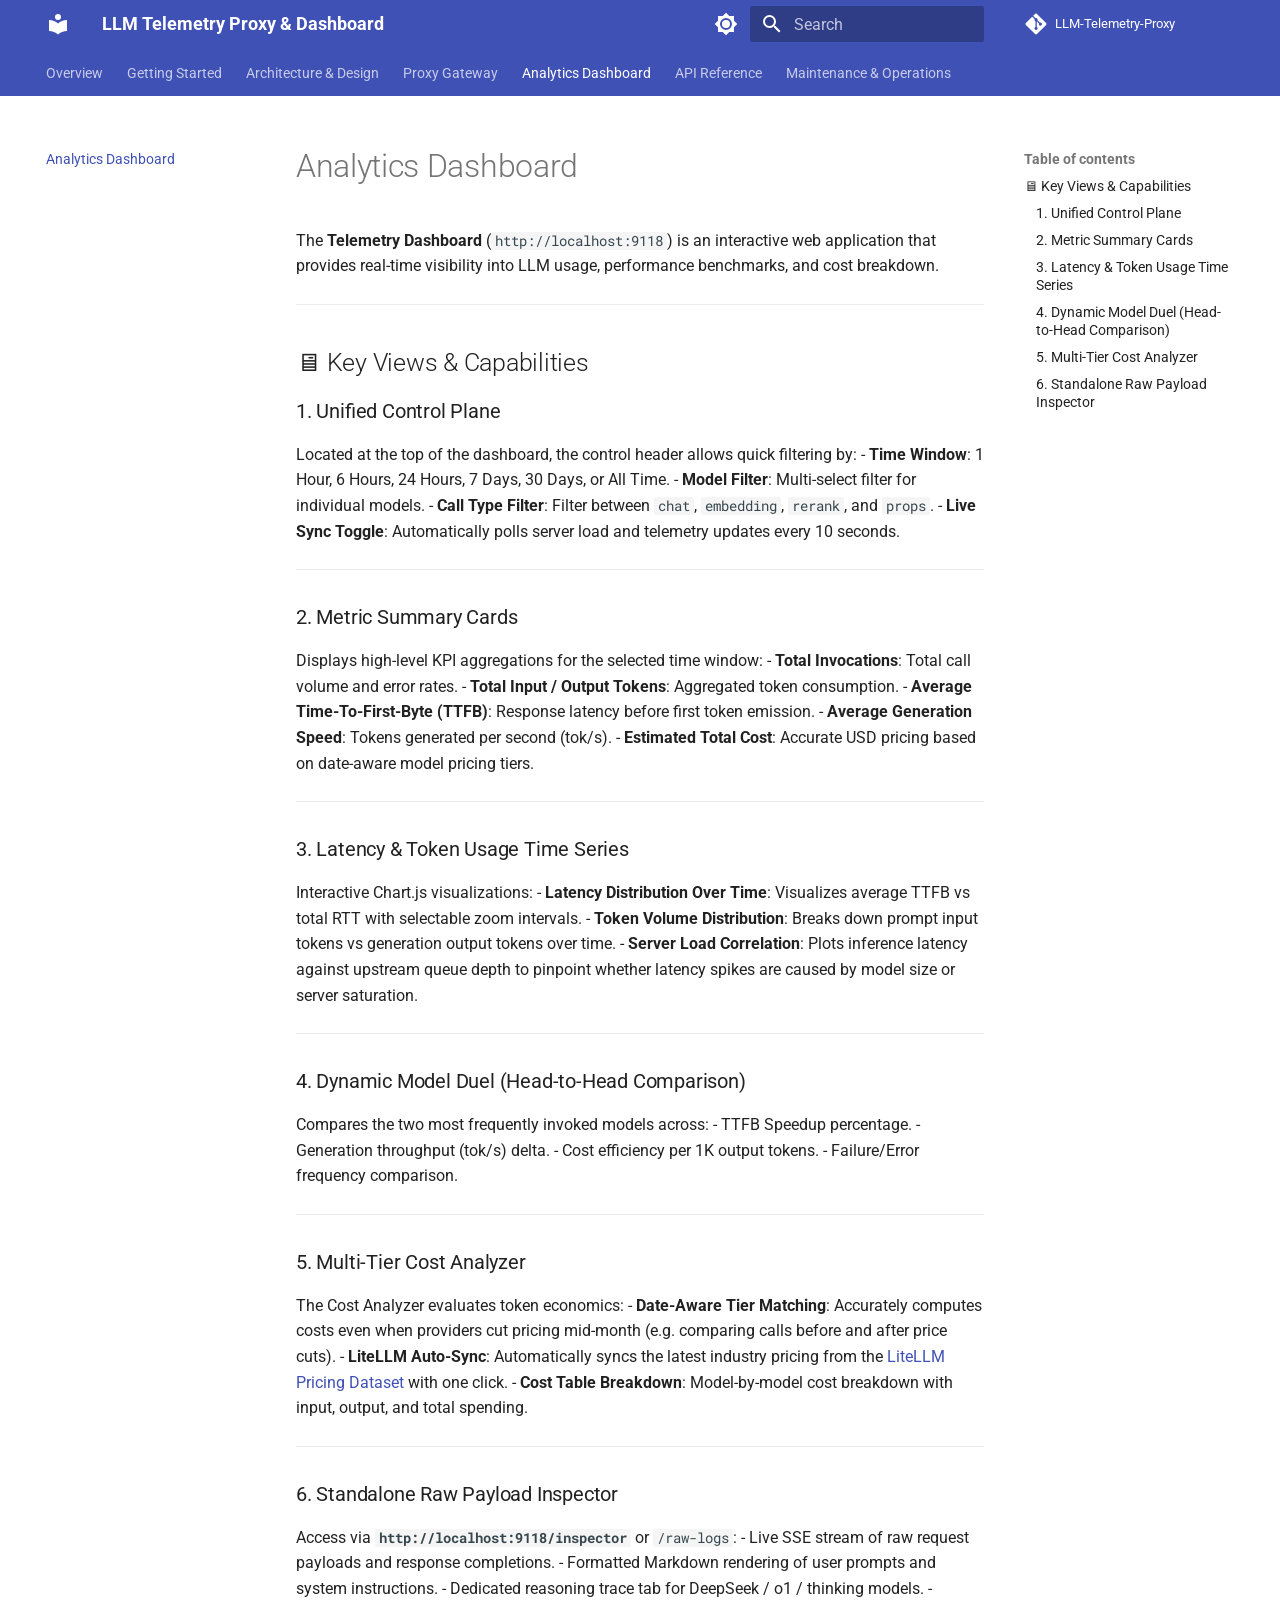
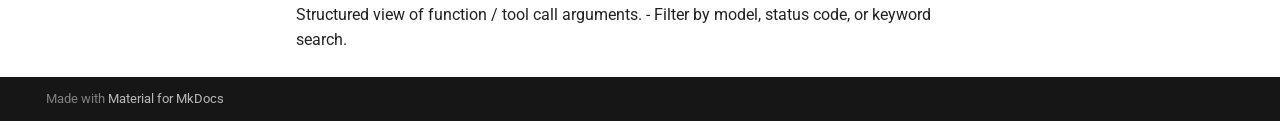
<file: dashboard/index.html>
<!doctype html>
<html lang="en" class="no-js">
  <head>
    
      <meta charset="utf-8">
      <meta name="viewport" content="width=device-width,initial-scale=1">
      
        <meta name="description" content="High-performance reverse proxy and real-time observability suite for LLM APIs.">
      
      
        <meta name="author" content="YouFoundJK | Gemini Antigravity">
      
      
      
        <link rel="prev" href="../proxy/">
      
      
        <link rel="next" href="../api-reference/">
      
      
        
      
      
      <link rel="icon" href="../assets/images/favicon.png">
      <meta name="generator" content="mkdocs-1.6.1, mkdocs-material-9.7.7">
    
    
      
        <title>Analytics Dashboard - LLM Telemetry Proxy & Dashboard</title>
      
    
    
      <link rel="stylesheet" href="../assets/stylesheets/main.ec1eaa64.min.css">
      
        
        <link rel="stylesheet" href="../assets/stylesheets/palette.ab4e12ef.min.css">
      
      


    
    
      
    
    
      
        
        
        <link rel="preconnect" href="https://fonts.gstatic.com" crossorigin>
        <link rel="stylesheet" href="https://fonts.googleapis.com/css?family=Roboto:300,300i,400,400i,700,700i%7CRoboto+Mono:400,400i,700,700i&display=fallback">
        <style>:root{--md-text-font:"Roboto";--md-code-font:"Roboto Mono"}</style>
      
    
    
    <script>__md_scope=new URL("..",location),__md_hash=e=>[...e].reduce(((e,_)=>(e<<5)-e+_.charCodeAt(0)),0),__md_get=(e,_=localStorage,t=__md_scope)=>JSON.parse(_.getItem(t.pathname+"."+e)),__md_set=(e,_,t=localStorage,a=__md_scope)=>{try{t.setItem(a.pathname+"."+e,JSON.stringify(_))}catch(e){}}</script>
    
      

    
    
  </head>
  
  
    
    
      
    
    
    
    
    <body dir="ltr" data-md-color-scheme="default" data-md-color-primary="indigo" data-md-color-accent="deep-purple">
  
    
    <input class="md-toggle" data-md-toggle="drawer" type="checkbox" id="__drawer" autocomplete="off">
    <input class="md-toggle" data-md-toggle="search" type="checkbox" id="__search" autocomplete="off">
    <label class="md-overlay" for="__drawer"></label>
    <div data-md-component="skip">
      
        
        <a href="#analytics-dashboard" class="md-skip">
          Skip to content
        </a>
      
    </div>
    <div data-md-component="announce">
      
    </div>
    
    
      

<header class="md-header" data-md-component="header">
  <nav class="md-header__inner md-grid" aria-label="Header">
    <a href=".." title="LLM Telemetry Proxy &amp; Dashboard" class="md-header__button md-logo" aria-label="LLM Telemetry Proxy & Dashboard" data-md-component="logo">
      
  
  <svg xmlns="http://www.w3.org/2000/svg" viewBox="0 0 24 24"><path d="M12 8a3 3 0 0 0 3-3 3 3 0 0 0-3-3 3 3 0 0 0-3 3 3 3 0 0 0 3 3m0 3.54C9.64 9.35 6.5 8 3 8v11c3.5 0 6.64 1.35 9 3.54 2.36-2.19 5.5-3.54 9-3.54V8c-3.5 0-6.64 1.35-9 3.54"/></svg>

    </a>
    <label class="md-header__button md-icon" for="__drawer">
      
      <svg xmlns="http://www.w3.org/2000/svg" viewBox="0 0 24 24"><path d="M3 6h18v2H3zm0 5h18v2H3zm0 5h18v2H3z"/></svg>
    </label>
    <div class="md-header__title" data-md-component="header-title">
      <div class="md-header__ellipsis">
        <div class="md-header__topic">
          <span class="md-ellipsis">
            LLM Telemetry Proxy & Dashboard
          </span>
        </div>
        <div class="md-header__topic" data-md-component="header-topic">
          <span class="md-ellipsis">
            
              Analytics Dashboard
            
          </span>
        </div>
      </div>
    </div>
    
      
        <form class="md-header__option" data-md-component="palette">
  
    
    
    
    <input class="md-option" data-md-color-media="" data-md-color-scheme="default" data-md-color-primary="indigo" data-md-color-accent="deep-purple"  aria-label="Switch to dark mode"  type="radio" name="__palette" id="__palette_0">
    
      <label class="md-header__button md-icon" title="Switch to dark mode" for="__palette_1" hidden>
        <svg xmlns="http://www.w3.org/2000/svg" viewBox="0 0 24 24"><path d="M12 8a4 4 0 0 0-4 4 4 4 0 0 0 4 4 4 4 0 0 0 4-4 4 4 0 0 0-4-4m0 10a6 6 0 0 1-6-6 6 6 0 0 1 6-6 6 6 0 0 1 6 6 6 6 0 0 1-6 6m8-9.31V4h-4.69L12 .69 8.69 4H4v4.69L.69 12 4 15.31V20h4.69L12 23.31 15.31 20H20v-4.69L23.31 12z"/></svg>
      </label>
    
  
    
    
    
    <input class="md-option" data-md-color-media="" data-md-color-scheme="slate" data-md-color-primary="indigo" data-md-color-accent="deep-purple"  aria-label="Switch to light mode"  type="radio" name="__palette" id="__palette_1">
    
      <label class="md-header__button md-icon" title="Switch to light mode" for="__palette_0" hidden>
        <svg xmlns="http://www.w3.org/2000/svg" viewBox="0 0 24 24"><path d="M12 18c-.89 0-1.74-.2-2.5-.55C11.56 16.5 13 14.42 13 12s-1.44-4.5-3.5-5.45C10.26 6.2 11.11 6 12 6a6 6 0 0 1 6 6 6 6 0 0 1-6 6m8-9.31V4h-4.69L12 .69 8.69 4H4v4.69L.69 12 4 15.31V20h4.69L12 23.31 15.31 20H20v-4.69L23.31 12z"/></svg>
      </label>
    
  
</form>
      
    
    
      <script>var palette=__md_get("__palette");if(palette&&palette.color){if("(prefers-color-scheme)"===palette.color.media){var media=matchMedia("(prefers-color-scheme: light)"),input=document.querySelector(media.matches?"[data-md-color-media='(prefers-color-scheme: light)']":"[data-md-color-media='(prefers-color-scheme: dark)']");palette.color.media=input.getAttribute("data-md-color-media"),palette.color.scheme=input.getAttribute("data-md-color-scheme"),palette.color.primary=input.getAttribute("data-md-color-primary"),palette.color.accent=input.getAttribute("data-md-color-accent")}for(var[key,value]of Object.entries(palette.color))document.body.setAttribute("data-md-color-"+key,value)}</script>
    
    
    
      
      
        <label class="md-header__button md-icon" for="__search">
          
          <svg xmlns="http://www.w3.org/2000/svg" viewBox="0 0 24 24"><path d="M9.5 3A6.5 6.5 0 0 1 16 9.5c0 1.61-.59 3.09-1.56 4.23l.27.27h.79l5 5-1.5 1.5-5-5v-.79l-.27-.27A6.52 6.52 0 0 1 9.5 16 6.5 6.5 0 0 1 3 9.5 6.5 6.5 0 0 1 9.5 3m0 2C7 5 5 7 5 9.5S7 14 9.5 14 14 12 14 9.5 12 5 9.5 5"/></svg>
        </label>
        <div class="md-search" data-md-component="search" role="dialog">
  <label class="md-search__overlay" for="__search"></label>
  <div class="md-search__inner" role="search">
    <form class="md-search__form" name="search">
      <input type="text" class="md-search__input" name="query" aria-label="Search" placeholder="Search" autocapitalize="off" autocorrect="off" autocomplete="off" spellcheck="false" data-md-component="search-query" required>
      <label class="md-search__icon md-icon" for="__search">
        
        <svg xmlns="http://www.w3.org/2000/svg" viewBox="0 0 24 24"><path d="M9.5 3A6.5 6.5 0 0 1 16 9.5c0 1.61-.59 3.09-1.56 4.23l.27.27h.79l5 5-1.5 1.5-5-5v-.79l-.27-.27A6.52 6.52 0 0 1 9.5 16 6.5 6.5 0 0 1 3 9.5 6.5 6.5 0 0 1 9.5 3m0 2C7 5 5 7 5 9.5S7 14 9.5 14 14 12 14 9.5 12 5 9.5 5"/></svg>
        
        <svg xmlns="http://www.w3.org/2000/svg" viewBox="0 0 24 24"><path d="M20 11v2H8l5.5 5.5-1.42 1.42L4.16 12l7.92-7.92L13.5 5.5 8 11z"/></svg>
      </label>
      <nav class="md-search__options" aria-label="Search">
        
        <button type="reset" class="md-search__icon md-icon" title="Clear" aria-label="Clear" tabindex="-1">
          
          <svg xmlns="http://www.w3.org/2000/svg" viewBox="0 0 24 24"><path d="M19 6.41 17.59 5 12 10.59 6.41 5 5 6.41 10.59 12 5 17.59 6.41 19 12 13.41 17.59 19 19 17.59 13.41 12z"/></svg>
        </button>
      </nav>
      
        <div class="md-search__suggest" data-md-component="search-suggest"></div>
      
    </form>
    <div class="md-search__output">
      <div class="md-search__scrollwrap" tabindex="0" data-md-scrollfix>
        <div class="md-search-result" data-md-component="search-result">
          <div class="md-search-result__meta">
            Initializing search
          </div>
          <ol class="md-search-result__list" role="presentation"></ol>
        </div>
      </div>
    </div>
  </div>
</div>
      
    
    
      <div class="md-header__source">
        <a href="https://github.com/YouFoundJK/LLM-Telemetry-Proxy" title="Go to repository" class="md-source" data-md-component="source">
  <div class="md-source__icon md-icon">
    
    <svg xmlns="http://www.w3.org/2000/svg" viewBox="0 0 448 512"><!--! Font Awesome Free 7.1.0 by @fontawesome - https://fontawesome.com License - https://fontawesome.com/license/free (Icons: CC BY 4.0, Fonts: SIL OFL 1.1, Code: MIT License) Copyright 2025 Fonticons, Inc.--><path d="M439.6 236.1 244 40.5c-5.4-5.5-12.8-8.5-20.4-8.5s-15 3-20.4 8.4L162.5 81l51.5 51.5c27.1-9.1 52.7 16.8 43.4 43.7l49.7 49.7c34.2-11.8 61.2 31 35.5 56.7-26.5 26.5-70.2-2.9-56-37.3L240.3 199v121.9c25.3 12.5 22.3 41.8 9.1 55-6.4 6.4-15.2 10.1-24.3 10.1s-17.8-3.6-24.3-10.1c-17.6-17.6-11.1-46.9 11.2-56v-123c-20.8-8.5-24.6-30.7-18.6-45L142.6 101 8.5 235.1C3 240.6 0 247.9 0 255.5s3 15 8.5 20.4l195.6 195.7c5.4 5.4 12.7 8.4 20.4 8.4s15-3 20.4-8.4l194.7-194.7c5.4-5.4 8.4-12.8 8.4-20.4s-3-15-8.4-20.4"/></svg>
  </div>
  <div class="md-source__repository">
    LLM-Telemetry-Proxy
  </div>
</a>
      </div>
    
  </nav>
  
</header>
    
    <div class="md-container" data-md-component="container">
      
      
        
          
            
<nav class="md-tabs" aria-label="Tabs" data-md-component="tabs">
  <div class="md-grid">
    <ul class="md-tabs__list">
      
        
  
  
  
  
    <li class="md-tabs__item">
      <a href=".." class="md-tabs__link">
        
  
  
    
  
  Overview

      </a>
    </li>
  

      
        
  
  
  
  
    <li class="md-tabs__item">
      <a href="../getting-started/" class="md-tabs__link">
        
  
  
    
  
  Getting Started

      </a>
    </li>
  

      
        
  
  
  
  
    <li class="md-tabs__item">
      <a href="../architecture/" class="md-tabs__link">
        
  
  
    
  
  Architecture & Design

      </a>
    </li>
  

      
        
  
  
  
  
    <li class="md-tabs__item">
      <a href="../proxy/" class="md-tabs__link">
        
  
  
    
  
  Proxy Gateway

      </a>
    </li>
  

      
        
  
  
  
    
  
  
    <li class="md-tabs__item md-tabs__item--active">
      <a href="./" class="md-tabs__link">
        
  
  
    
  
  Analytics Dashboard

      </a>
    </li>
  

      
        
  
  
  
  
    <li class="md-tabs__item">
      <a href="../api-reference/" class="md-tabs__link">
        
  
  
    
  
  API Reference

      </a>
    </li>
  

      
        
  
  
  
  
    <li class="md-tabs__item">
      <a href="../maintenance/" class="md-tabs__link">
        
  
  
    
  
  Maintenance & Operations

      </a>
    </li>
  

      
    </ul>
  </div>
</nav>
          
        
      
      <main class="md-main" data-md-component="main">
        <div class="md-main__inner md-grid">
          
            
              
              <div class="md-sidebar md-sidebar--primary" data-md-component="sidebar" data-md-type="navigation" >
                <div class="md-sidebar__scrollwrap">
                  <div class="md-sidebar__inner">
                    


  


<nav class="md-nav md-nav--primary md-nav--lifted" aria-label="Navigation" data-md-level="0">
  <label class="md-nav__title" for="__drawer">
    <a href=".." title="LLM Telemetry Proxy &amp; Dashboard" class="md-nav__button md-logo" aria-label="LLM Telemetry Proxy & Dashboard" data-md-component="logo">
      
  
  <svg xmlns="http://www.w3.org/2000/svg" viewBox="0 0 24 24"><path d="M12 8a3 3 0 0 0 3-3 3 3 0 0 0-3-3 3 3 0 0 0-3 3 3 3 0 0 0 3 3m0 3.54C9.64 9.35 6.5 8 3 8v11c3.5 0 6.64 1.35 9 3.54 2.36-2.19 5.5-3.54 9-3.54V8c-3.5 0-6.64 1.35-9 3.54"/></svg>

    </a>
    LLM Telemetry Proxy & Dashboard
  </label>
  
    <div class="md-nav__source">
      <a href="https://github.com/YouFoundJK/LLM-Telemetry-Proxy" title="Go to repository" class="md-source" data-md-component="source">
  <div class="md-source__icon md-icon">
    
    <svg xmlns="http://www.w3.org/2000/svg" viewBox="0 0 448 512"><!--! Font Awesome Free 7.1.0 by @fontawesome - https://fontawesome.com License - https://fontawesome.com/license/free (Icons: CC BY 4.0, Fonts: SIL OFL 1.1, Code: MIT License) Copyright 2025 Fonticons, Inc.--><path d="M439.6 236.1 244 40.5c-5.4-5.5-12.8-8.5-20.4-8.5s-15 3-20.4 8.4L162.5 81l51.5 51.5c27.1-9.1 52.7 16.8 43.4 43.7l49.7 49.7c34.2-11.8 61.2 31 35.5 56.7-26.5 26.5-70.2-2.9-56-37.3L240.3 199v121.9c25.3 12.5 22.3 41.8 9.1 55-6.4 6.4-15.2 10.1-24.3 10.1s-17.8-3.6-24.3-10.1c-17.6-17.6-11.1-46.9 11.2-56v-123c-20.8-8.5-24.6-30.7-18.6-45L142.6 101 8.5 235.1C3 240.6 0 247.9 0 255.5s3 15 8.5 20.4l195.6 195.7c5.4 5.4 12.7 8.4 20.4 8.4s15-3 20.4-8.4l194.7-194.7c5.4-5.4 8.4-12.8 8.4-20.4s-3-15-8.4-20.4"/></svg>
  </div>
  <div class="md-source__repository">
    LLM-Telemetry-Proxy
  </div>
</a>
    </div>
  
  <ul class="md-nav__list" data-md-scrollfix>
    
      
      
  
  
  
  
    <li class="md-nav__item">
      <a href=".." class="md-nav__link">
        
  
  
  <span class="md-ellipsis">
    
  
    Overview
  

    
  </span>
  
  

      </a>
    </li>
  

    
      
      
  
  
  
  
    <li class="md-nav__item">
      <a href="../getting-started/" class="md-nav__link">
        
  
  
  <span class="md-ellipsis">
    
  
    Getting Started
  

    
  </span>
  
  

      </a>
    </li>
  

    
      
      
  
  
  
  
    <li class="md-nav__item">
      <a href="../architecture/" class="md-nav__link">
        
  
  
  <span class="md-ellipsis">
    
  
    Architecture & Design
  

    
  </span>
  
  

      </a>
    </li>
  

    
      
      
  
  
  
  
    <li class="md-nav__item">
      <a href="../proxy/" class="md-nav__link">
        
  
  
  <span class="md-ellipsis">
    
  
    Proxy Gateway
  

    
  </span>
  
  

      </a>
    </li>
  

    
      
      
  
  
    
  
  
  
    <li class="md-nav__item md-nav__item--active">
      
      <input class="md-nav__toggle md-toggle" type="checkbox" id="__toc">
      
      
        
      
      
        <label class="md-nav__link md-nav__link--active" for="__toc">
          
  
  
  <span class="md-ellipsis">
    
  
    Analytics Dashboard
  

    
  </span>
  
  

          <span class="md-nav__icon md-icon"></span>
        </label>
      
      <a href="./" class="md-nav__link md-nav__link--active">
        
  
  
  <span class="md-ellipsis">
    
  
    Analytics Dashboard
  

    
  </span>
  
  

      </a>
      
        

<nav class="md-nav md-nav--secondary" aria-label="Table of contents">
  
  
  
    
  
  
    <label class="md-nav__title" for="__toc">
      <span class="md-nav__icon md-icon"></span>
      Table of contents
    </label>
    <ul class="md-nav__list" data-md-component="toc" data-md-scrollfix>
      
        <li class="md-nav__item">
  <a href="#key-views-capabilities" class="md-nav__link">
    <span class="md-ellipsis">
      
        🖥 Key Views &amp; Capabilities
      
    </span>
  </a>
  
    <nav class="md-nav" aria-label="🖥 Key Views &amp; Capabilities">
      <ul class="md-nav__list">
        
          <li class="md-nav__item">
  <a href="#1-unified-control-plane" class="md-nav__link">
    <span class="md-ellipsis">
      
        1. Unified Control Plane
      
    </span>
  </a>
  
</li>
        
          <li class="md-nav__item">
  <a href="#2-metric-summary-cards" class="md-nav__link">
    <span class="md-ellipsis">
      
        2. Metric Summary Cards
      
    </span>
  </a>
  
</li>
        
          <li class="md-nav__item">
  <a href="#3-latency-token-usage-time-series" class="md-nav__link">
    <span class="md-ellipsis">
      
        3. Latency &amp; Token Usage Time Series
      
    </span>
  </a>
  
</li>
        
          <li class="md-nav__item">
  <a href="#4-dynamic-model-duel-head-to-head-comparison" class="md-nav__link">
    <span class="md-ellipsis">
      
        4. Dynamic Model Duel (Head-to-Head Comparison)
      
    </span>
  </a>
  
</li>
        
          <li class="md-nav__item">
  <a href="#5-multi-tier-cost-analyzer" class="md-nav__link">
    <span class="md-ellipsis">
      
        5. Multi-Tier Cost Analyzer
      
    </span>
  </a>
  
</li>
        
          <li class="md-nav__item">
  <a href="#6-standalone-raw-payload-inspector" class="md-nav__link">
    <span class="md-ellipsis">
      
        6. Standalone Raw Payload Inspector
      
    </span>
  </a>
  
</li>
        
      </ul>
    </nav>
  
</li>
      
    </ul>
  
</nav>
      
    </li>
  

    
      
      
  
  
  
  
    <li class="md-nav__item">
      <a href="../api-reference/" class="md-nav__link">
        
  
  
  <span class="md-ellipsis">
    
  
    API Reference
  

    
  </span>
  
  

      </a>
    </li>
  

    
      
      
  
  
  
  
    <li class="md-nav__item">
      <a href="../maintenance/" class="md-nav__link">
        
  
  
  <span class="md-ellipsis">
    
  
    Maintenance & Operations
  

    
  </span>
  
  

      </a>
    </li>
  

    
  </ul>
</nav>
                  </div>
                </div>
              </div>
            
            
              
              <div class="md-sidebar md-sidebar--secondary" data-md-component="sidebar" data-md-type="toc" >
                <div class="md-sidebar__scrollwrap">
                  <div class="md-sidebar__inner">
                    

<nav class="md-nav md-nav--secondary" aria-label="Table of contents">
  
  
  
    
  
  
    <label class="md-nav__title" for="__toc">
      <span class="md-nav__icon md-icon"></span>
      Table of contents
    </label>
    <ul class="md-nav__list" data-md-component="toc" data-md-scrollfix>
      
        <li class="md-nav__item">
  <a href="#key-views-capabilities" class="md-nav__link">
    <span class="md-ellipsis">
      
        🖥 Key Views &amp; Capabilities
      
    </span>
  </a>
  
    <nav class="md-nav" aria-label="🖥 Key Views &amp; Capabilities">
      <ul class="md-nav__list">
        
          <li class="md-nav__item">
  <a href="#1-unified-control-plane" class="md-nav__link">
    <span class="md-ellipsis">
      
        1. Unified Control Plane
      
    </span>
  </a>
  
</li>
        
          <li class="md-nav__item">
  <a href="#2-metric-summary-cards" class="md-nav__link">
    <span class="md-ellipsis">
      
        2. Metric Summary Cards
      
    </span>
  </a>
  
</li>
        
          <li class="md-nav__item">
  <a href="#3-latency-token-usage-time-series" class="md-nav__link">
    <span class="md-ellipsis">
      
        3. Latency &amp; Token Usage Time Series
      
    </span>
  </a>
  
</li>
        
          <li class="md-nav__item">
  <a href="#4-dynamic-model-duel-head-to-head-comparison" class="md-nav__link">
    <span class="md-ellipsis">
      
        4. Dynamic Model Duel (Head-to-Head Comparison)
      
    </span>
  </a>
  
</li>
        
          <li class="md-nav__item">
  <a href="#5-multi-tier-cost-analyzer" class="md-nav__link">
    <span class="md-ellipsis">
      
        5. Multi-Tier Cost Analyzer
      
    </span>
  </a>
  
</li>
        
          <li class="md-nav__item">
  <a href="#6-standalone-raw-payload-inspector" class="md-nav__link">
    <span class="md-ellipsis">
      
        6. Standalone Raw Payload Inspector
      
    </span>
  </a>
  
</li>
        
      </ul>
    </nav>
  
</li>
      
    </ul>
  
</nav>
                  </div>
                </div>
              </div>
            
          
          
            <div class="md-content" data-md-component="content">
              
              <article class="md-content__inner md-typeset">
                
                  


  
  


<h1 id="analytics-dashboard">Analytics Dashboard</h1>
<p>The <strong>Telemetry Dashboard</strong> (<code>http://localhost:9118</code>) is an interactive web application that provides real-time visibility into LLM usage, performance benchmarks, and cost breakdown.</p>
<hr />
<h2 id="key-views-capabilities">🖥 Key Views &amp; Capabilities</h2>
<h3 id="1-unified-control-plane">1. Unified Control Plane</h3>
<p>Located at the top of the dashboard, the control header allows quick filtering by:
- <strong>Time Window</strong>: 1 Hour, 6 Hours, 24 Hours, 7 Days, 30 Days, or All Time.
- <strong>Model Filter</strong>: Multi-select filter for individual models.
- <strong>Call Type Filter</strong>: Filter between <code>chat</code>, <code>embedding</code>, <code>rerank</code>, and <code>props</code>.
- <strong>Live Sync Toggle</strong>: Automatically polls server load and telemetry updates every 10 seconds.</p>
<hr />
<h3 id="2-metric-summary-cards">2. Metric Summary Cards</h3>
<p>Displays high-level KPI aggregations for the selected time window:
- <strong>Total Invocations</strong>: Total call volume and error rates.
- <strong>Total Input / Output Tokens</strong>: Aggregated token consumption.
- <strong>Average Time-To-First-Byte (TTFB)</strong>: Response latency before first token emission.
- <strong>Average Generation Speed</strong>: Tokens generated per second (tok/s).
- <strong>Estimated Total Cost</strong>: Accurate USD pricing based on date-aware model pricing tiers.</p>
<hr />
<h3 id="3-latency-token-usage-time-series">3. Latency &amp; Token Usage Time Series</h3>
<p>Interactive Chart.js visualizations:
- <strong>Latency Distribution Over Time</strong>: Visualizes average TTFB vs total RTT with selectable zoom intervals.
- <strong>Token Volume Distribution</strong>: Breaks down prompt input tokens vs generation output tokens over time.
- <strong>Server Load Correlation</strong>: Plots inference latency against upstream queue depth to pinpoint whether latency spikes are caused by model size or server saturation.</p>
<hr />
<h3 id="4-dynamic-model-duel-head-to-head-comparison">4. Dynamic Model Duel (Head-to-Head Comparison)</h3>
<p>Compares the two most frequently invoked models across:
- TTFB Speedup percentage.
- Generation throughput (tok/s) delta.
- Cost efficiency per 1K output tokens.
- Failure/Error frequency comparison.</p>
<hr />
<h3 id="5-multi-tier-cost-analyzer">5. Multi-Tier Cost Analyzer</h3>
<p>The Cost Analyzer evaluates token economics:
- <strong>Date-Aware Tier Matching</strong>: Accurately computes costs even when providers cut pricing mid-month (e.g. comparing calls before and after price cuts).
- <strong>LiteLLM Auto-Sync</strong>: Automatically syncs the latest industry pricing from the <a href="https://github.com/BerriAI/litellm">LiteLLM Pricing Dataset</a> with one click.
- <strong>Cost Table Breakdown</strong>: Model-by-model cost breakdown with input, output, and total spending.</p>
<hr />
<h3 id="6-standalone-raw-payload-inspector">6. Standalone Raw Payload Inspector</h3>
<p>Access via <strong><code>http://localhost:9118/inspector</code></strong> or <code>/raw-logs</code>:
- Live SSE stream of raw request payloads and response completions.
- Formatted Markdown rendering of user prompts and system instructions.
- Dedicated reasoning trace tab for DeepSeek / o1 / thinking models.
- Structured view of function / tool call arguments.
- Filter by model, status code, or keyword search.</p>












                
              </article>
            </div>
          
          
<script>var target=document.getElementById(location.hash.slice(1));target&&target.name&&(target.checked=target.name.startsWith("__tabbed_"))</script>
        </div>
        
          <button type="button" class="md-top md-icon" data-md-component="top" hidden>
  
  <svg xmlns="http://www.w3.org/2000/svg" viewBox="0 0 24 24"><path d="M13 20h-2V8l-5.5 5.5-1.42-1.42L12 4.16l7.92 7.92-1.42 1.42L13 8z"/></svg>
  Back to top
</button>
        
      </main>
      
        <footer class="md-footer">
  
  <div class="md-footer-meta md-typeset">
    <div class="md-footer-meta__inner md-grid">
      <div class="md-copyright">
  
  
    Made with
    <a href="https://squidfunk.github.io/mkdocs-material/" target="_blank" rel="noopener">
      Material for MkDocs
    </a>
  
</div>
      
    </div>
  </div>
</footer>
      
    </div>
    <div class="md-dialog" data-md-component="dialog">
      <div class="md-dialog__inner md-typeset"></div>
    </div>
    
    
    
      
      
      <script id="__config" type="application/json">{"annotate": null, "base": "..", "features": ["navigation.tabs", "navigation.sections", "navigation.expand", "navigation.top", "navigation.indexes", "content.code.copy", "content.code.annotate", "search.suggest", "search.highlight"], "search": "../assets/javascripts/workers/search.2c215733.min.js", "tags": null, "translations": {"clipboard.copied": "Copied to clipboard", "clipboard.copy": "Copy to clipboard", "search.result.more.one": "1 more on this page", "search.result.more.other": "# more on this page", "search.result.none": "No matching documents", "search.result.one": "1 matching document", "search.result.other": "# matching documents", "search.result.placeholder": "Type to start searching", "search.result.term.missing": "Missing", "select.version": "Select version"}, "version": null}</script>
    
    
      <script src="../assets/javascripts/bundle.d7400e89.min.js"></script>
      
    
  </body>
</html>
</file>
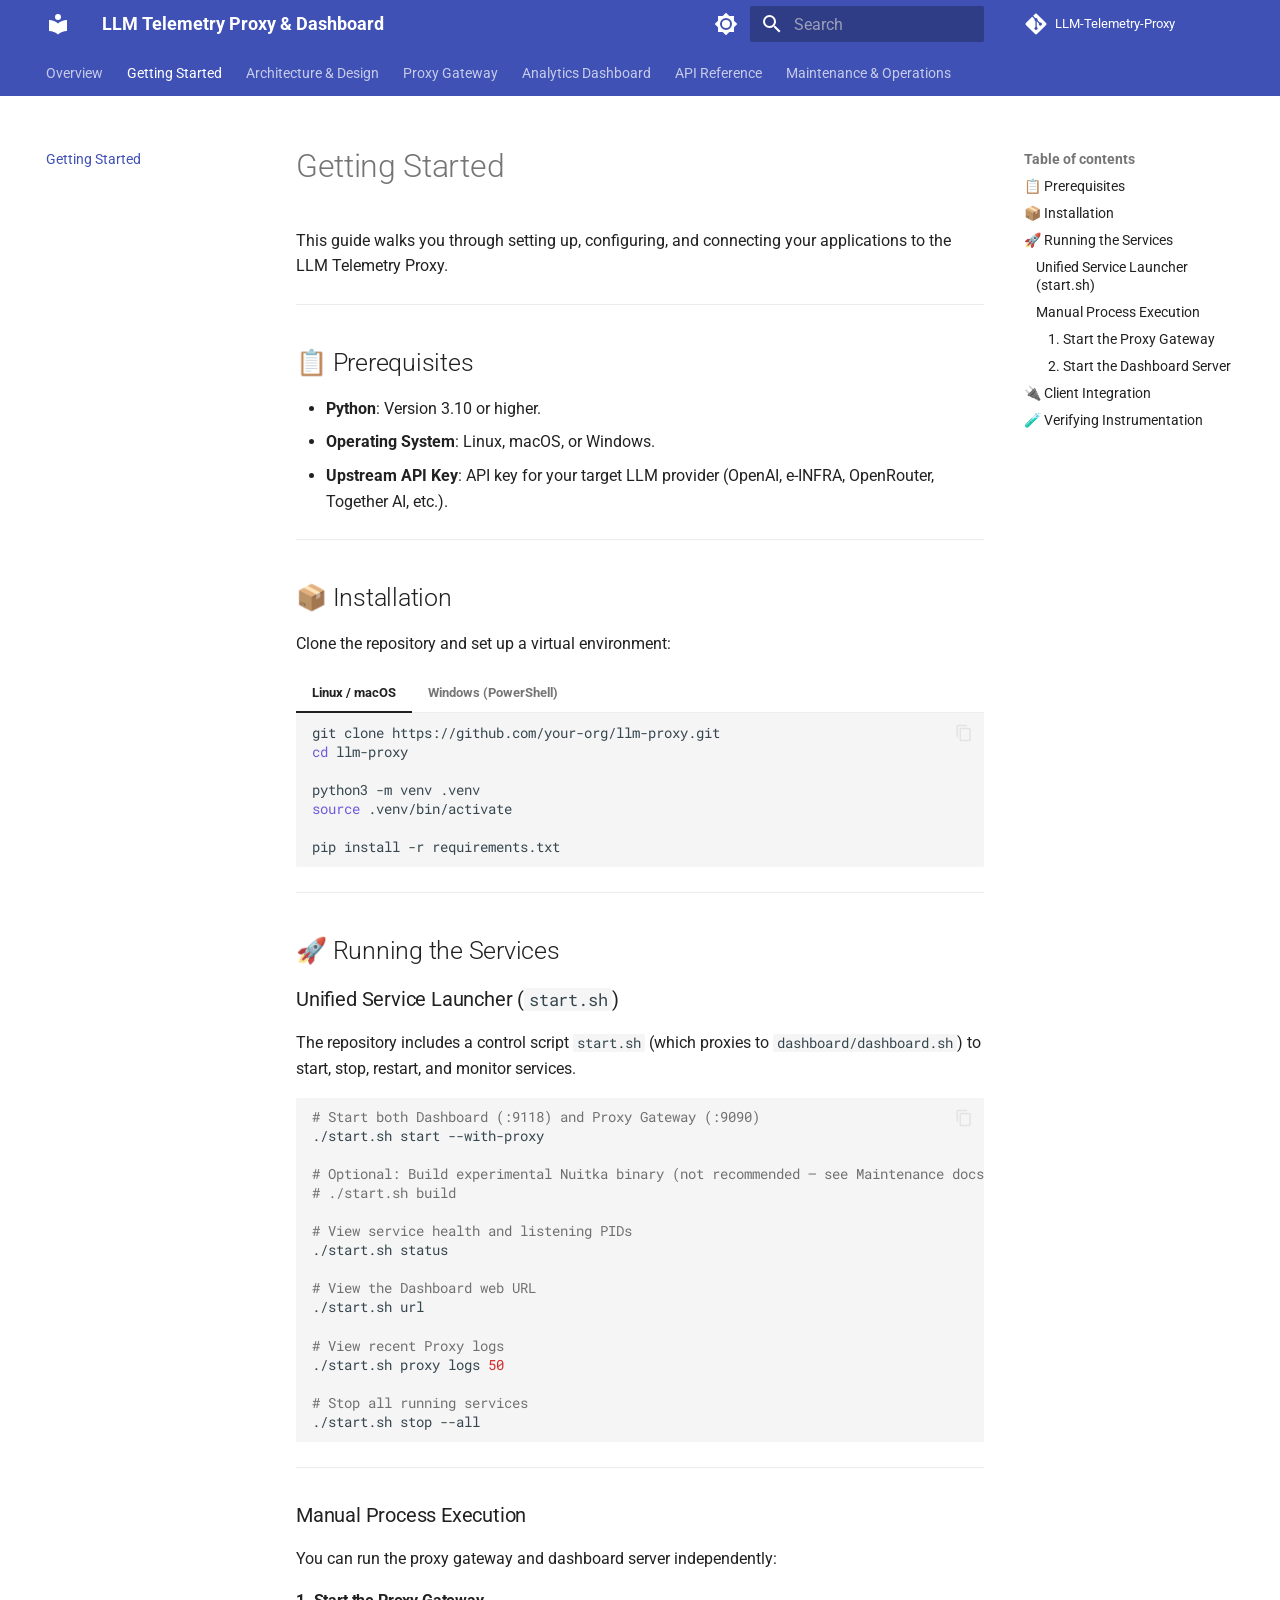
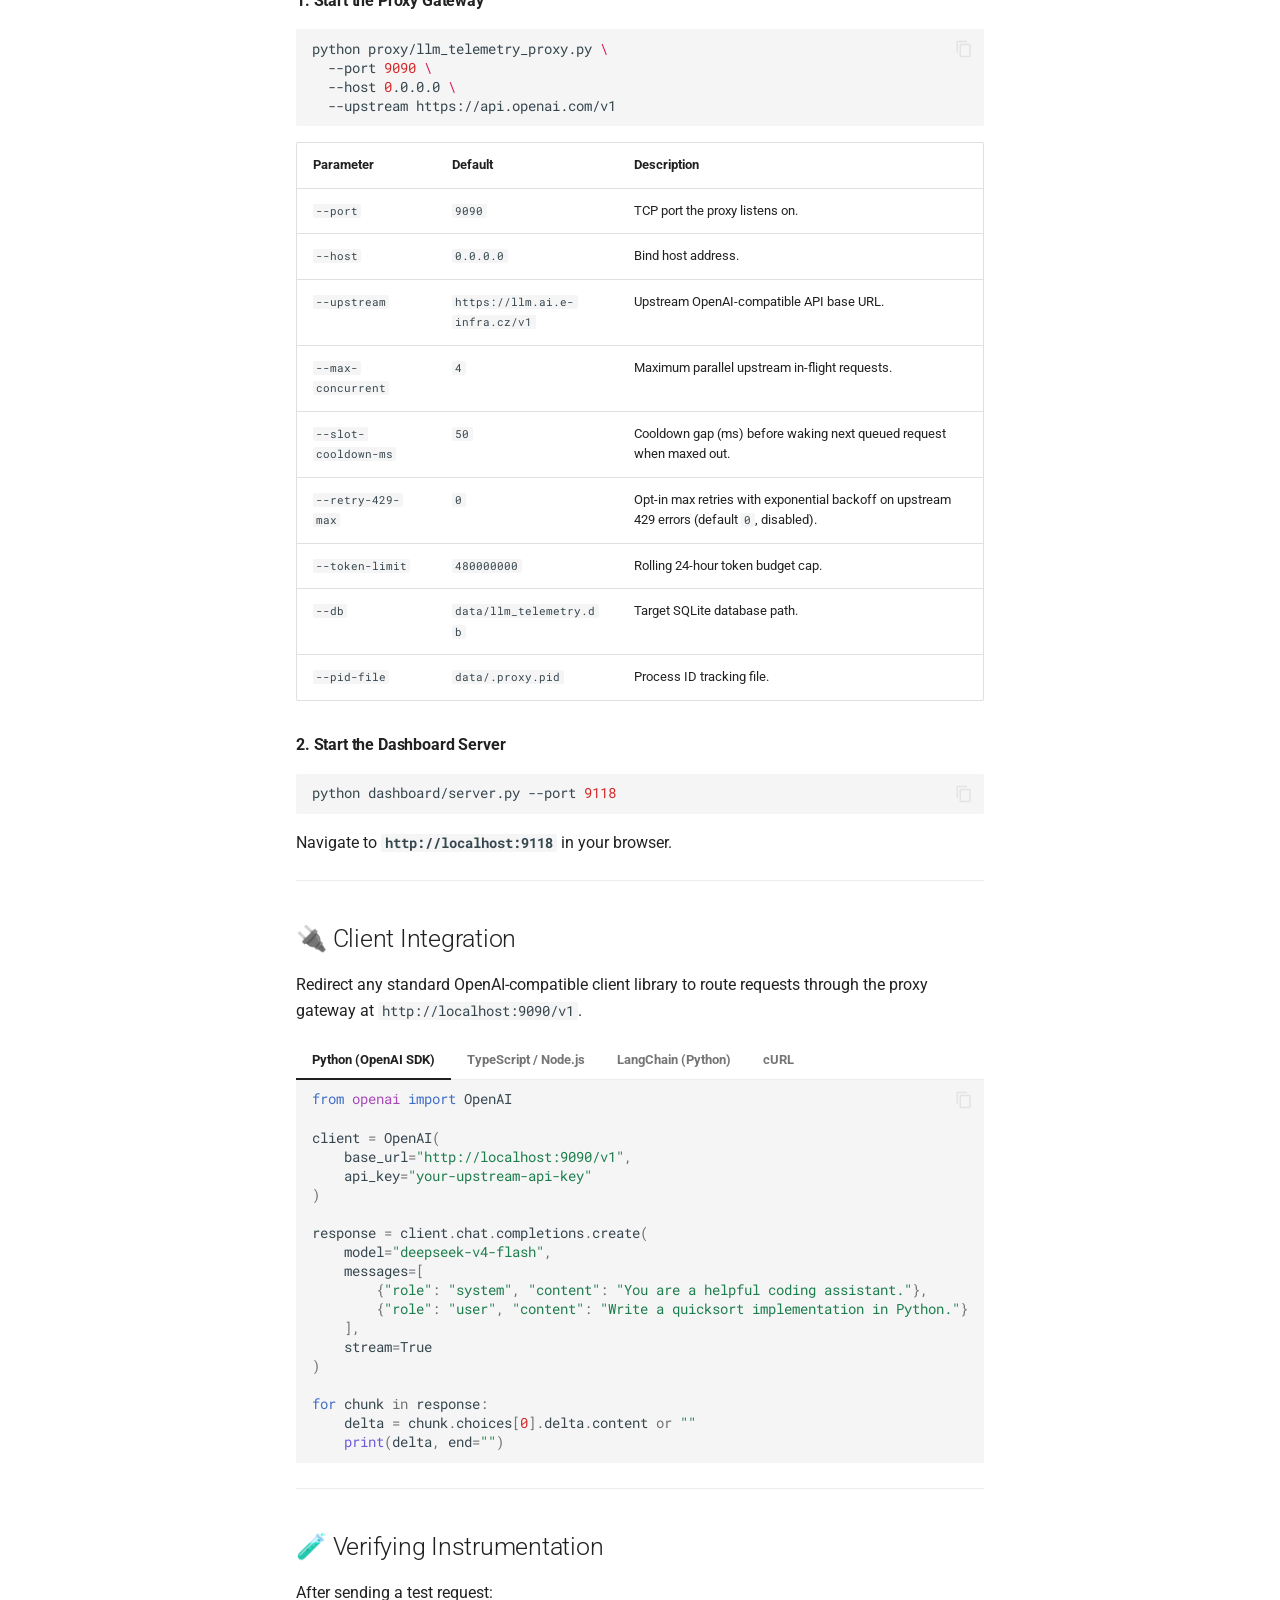
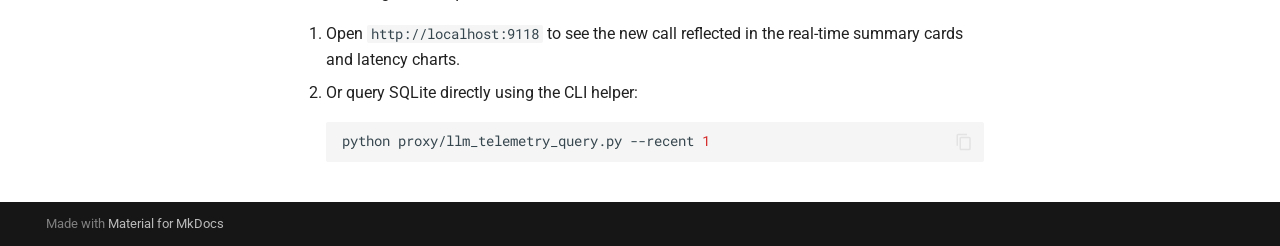
<file: getting-started/index.html>
<!doctype html>
<html lang="en" class="no-js">
  <head>
    
      <meta charset="utf-8">
      <meta name="viewport" content="width=device-width,initial-scale=1">
      
        <meta name="description" content="High-performance reverse proxy and real-time observability suite for LLM APIs.">
      
      
        <meta name="author" content="YouFoundJK | Gemini Antigravity">
      
      
      
        <link rel="prev" href="..">
      
      
        <link rel="next" href="../architecture/">
      
      
        
      
      
      <link rel="icon" href="../assets/images/favicon.png">
      <meta name="generator" content="mkdocs-1.6.1, mkdocs-material-9.7.7">
    
    
      
        <title>Getting Started - LLM Telemetry Proxy & Dashboard</title>
      
    
    
      <link rel="stylesheet" href="../assets/stylesheets/main.ec1eaa64.min.css">
      
        
        <link rel="stylesheet" href="../assets/stylesheets/palette.ab4e12ef.min.css">
      
      


    
    
      
    
    
      
        
        
        <link rel="preconnect" href="https://fonts.gstatic.com" crossorigin>
        <link rel="stylesheet" href="https://fonts.googleapis.com/css?family=Roboto:300,300i,400,400i,700,700i%7CRoboto+Mono:400,400i,700,700i&display=fallback">
        <style>:root{--md-text-font:"Roboto";--md-code-font:"Roboto Mono"}</style>
      
    
    
    <script>__md_scope=new URL("..",location),__md_hash=e=>[...e].reduce(((e,_)=>(e<<5)-e+_.charCodeAt(0)),0),__md_get=(e,_=localStorage,t=__md_scope)=>JSON.parse(_.getItem(t.pathname+"."+e)),__md_set=(e,_,t=localStorage,a=__md_scope)=>{try{t.setItem(a.pathname+"."+e,JSON.stringify(_))}catch(e){}}</script>
    
      

    
    
  </head>
  
  
    
    
      
    
    
    
    
    <body dir="ltr" data-md-color-scheme="default" data-md-color-primary="indigo" data-md-color-accent="deep-purple">
  
    
    <input class="md-toggle" data-md-toggle="drawer" type="checkbox" id="__drawer" autocomplete="off">
    <input class="md-toggle" data-md-toggle="search" type="checkbox" id="__search" autocomplete="off">
    <label class="md-overlay" for="__drawer"></label>
    <div data-md-component="skip">
      
        
        <a href="#getting-started" class="md-skip">
          Skip to content
        </a>
      
    </div>
    <div data-md-component="announce">
      
    </div>
    
    
      

<header class="md-header" data-md-component="header">
  <nav class="md-header__inner md-grid" aria-label="Header">
    <a href=".." title="LLM Telemetry Proxy &amp; Dashboard" class="md-header__button md-logo" aria-label="LLM Telemetry Proxy & Dashboard" data-md-component="logo">
      
  
  <svg xmlns="http://www.w3.org/2000/svg" viewBox="0 0 24 24"><path d="M12 8a3 3 0 0 0 3-3 3 3 0 0 0-3-3 3 3 0 0 0-3 3 3 3 0 0 0 3 3m0 3.54C9.64 9.35 6.5 8 3 8v11c3.5 0 6.64 1.35 9 3.54 2.36-2.19 5.5-3.54 9-3.54V8c-3.5 0-6.64 1.35-9 3.54"/></svg>

    </a>
    <label class="md-header__button md-icon" for="__drawer">
      
      <svg xmlns="http://www.w3.org/2000/svg" viewBox="0 0 24 24"><path d="M3 6h18v2H3zm0 5h18v2H3zm0 5h18v2H3z"/></svg>
    </label>
    <div class="md-header__title" data-md-component="header-title">
      <div class="md-header__ellipsis">
        <div class="md-header__topic">
          <span class="md-ellipsis">
            LLM Telemetry Proxy & Dashboard
          </span>
        </div>
        <div class="md-header__topic" data-md-component="header-topic">
          <span class="md-ellipsis">
            
              Getting Started
            
          </span>
        </div>
      </div>
    </div>
    
      
        <form class="md-header__option" data-md-component="palette">
  
    
    
    
    <input class="md-option" data-md-color-media="" data-md-color-scheme="default" data-md-color-primary="indigo" data-md-color-accent="deep-purple"  aria-label="Switch to dark mode"  type="radio" name="__palette" id="__palette_0">
    
      <label class="md-header__button md-icon" title="Switch to dark mode" for="__palette_1" hidden>
        <svg xmlns="http://www.w3.org/2000/svg" viewBox="0 0 24 24"><path d="M12 8a4 4 0 0 0-4 4 4 4 0 0 0 4 4 4 4 0 0 0 4-4 4 4 0 0 0-4-4m0 10a6 6 0 0 1-6-6 6 6 0 0 1 6-6 6 6 0 0 1 6 6 6 6 0 0 1-6 6m8-9.31V4h-4.69L12 .69 8.69 4H4v4.69L.69 12 4 15.31V20h4.69L12 23.31 15.31 20H20v-4.69L23.31 12z"/></svg>
      </label>
    
  
    
    
    
    <input class="md-option" data-md-color-media="" data-md-color-scheme="slate" data-md-color-primary="indigo" data-md-color-accent="deep-purple"  aria-label="Switch to light mode"  type="radio" name="__palette" id="__palette_1">
    
      <label class="md-header__button md-icon" title="Switch to light mode" for="__palette_0" hidden>
        <svg xmlns="http://www.w3.org/2000/svg" viewBox="0 0 24 24"><path d="M12 18c-.89 0-1.74-.2-2.5-.55C11.56 16.5 13 14.42 13 12s-1.44-4.5-3.5-5.45C10.26 6.2 11.11 6 12 6a6 6 0 0 1 6 6 6 6 0 0 1-6 6m8-9.31V4h-4.69L12 .69 8.69 4H4v4.69L.69 12 4 15.31V20h4.69L12 23.31 15.31 20H20v-4.69L23.31 12z"/></svg>
      </label>
    
  
</form>
      
    
    
      <script>var palette=__md_get("__palette");if(palette&&palette.color){if("(prefers-color-scheme)"===palette.color.media){var media=matchMedia("(prefers-color-scheme: light)"),input=document.querySelector(media.matches?"[data-md-color-media='(prefers-color-scheme: light)']":"[data-md-color-media='(prefers-color-scheme: dark)']");palette.color.media=input.getAttribute("data-md-color-media"),palette.color.scheme=input.getAttribute("data-md-color-scheme"),palette.color.primary=input.getAttribute("data-md-color-primary"),palette.color.accent=input.getAttribute("data-md-color-accent")}for(var[key,value]of Object.entries(palette.color))document.body.setAttribute("data-md-color-"+key,value)}</script>
    
    
    
      
      
        <label class="md-header__button md-icon" for="__search">
          
          <svg xmlns="http://www.w3.org/2000/svg" viewBox="0 0 24 24"><path d="M9.5 3A6.5 6.5 0 0 1 16 9.5c0 1.61-.59 3.09-1.56 4.23l.27.27h.79l5 5-1.5 1.5-5-5v-.79l-.27-.27A6.52 6.52 0 0 1 9.5 16 6.5 6.5 0 0 1 3 9.5 6.5 6.5 0 0 1 9.5 3m0 2C7 5 5 7 5 9.5S7 14 9.5 14 14 12 14 9.5 12 5 9.5 5"/></svg>
        </label>
        <div class="md-search" data-md-component="search" role="dialog">
  <label class="md-search__overlay" for="__search"></label>
  <div class="md-search__inner" role="search">
    <form class="md-search__form" name="search">
      <input type="text" class="md-search__input" name="query" aria-label="Search" placeholder="Search" autocapitalize="off" autocorrect="off" autocomplete="off" spellcheck="false" data-md-component="search-query" required>
      <label class="md-search__icon md-icon" for="__search">
        
        <svg xmlns="http://www.w3.org/2000/svg" viewBox="0 0 24 24"><path d="M9.5 3A6.5 6.5 0 0 1 16 9.5c0 1.61-.59 3.09-1.56 4.23l.27.27h.79l5 5-1.5 1.5-5-5v-.79l-.27-.27A6.52 6.52 0 0 1 9.5 16 6.5 6.5 0 0 1 3 9.5 6.5 6.5 0 0 1 9.5 3m0 2C7 5 5 7 5 9.5S7 14 9.5 14 14 12 14 9.5 12 5 9.5 5"/></svg>
        
        <svg xmlns="http://www.w3.org/2000/svg" viewBox="0 0 24 24"><path d="M20 11v2H8l5.5 5.5-1.42 1.42L4.16 12l7.92-7.92L13.5 5.5 8 11z"/></svg>
      </label>
      <nav class="md-search__options" aria-label="Search">
        
        <button type="reset" class="md-search__icon md-icon" title="Clear" aria-label="Clear" tabindex="-1">
          
          <svg xmlns="http://www.w3.org/2000/svg" viewBox="0 0 24 24"><path d="M19 6.41 17.59 5 12 10.59 6.41 5 5 6.41 10.59 12 5 17.59 6.41 19 12 13.41 17.59 19 19 17.59 13.41 12z"/></svg>
        </button>
      </nav>
      
        <div class="md-search__suggest" data-md-component="search-suggest"></div>
      
    </form>
    <div class="md-search__output">
      <div class="md-search__scrollwrap" tabindex="0" data-md-scrollfix>
        <div class="md-search-result" data-md-component="search-result">
          <div class="md-search-result__meta">
            Initializing search
          </div>
          <ol class="md-search-result__list" role="presentation"></ol>
        </div>
      </div>
    </div>
  </div>
</div>
      
    
    
      <div class="md-header__source">
        <a href="https://github.com/YouFoundJK/LLM-Telemetry-Proxy" title="Go to repository" class="md-source" data-md-component="source">
  <div class="md-source__icon md-icon">
    
    <svg xmlns="http://www.w3.org/2000/svg" viewBox="0 0 448 512"><!--! Font Awesome Free 7.1.0 by @fontawesome - https://fontawesome.com License - https://fontawesome.com/license/free (Icons: CC BY 4.0, Fonts: SIL OFL 1.1, Code: MIT License) Copyright 2025 Fonticons, Inc.--><path d="M439.6 236.1 244 40.5c-5.4-5.5-12.8-8.5-20.4-8.5s-15 3-20.4 8.4L162.5 81l51.5 51.5c27.1-9.1 52.7 16.8 43.4 43.7l49.7 49.7c34.2-11.8 61.2 31 35.5 56.7-26.5 26.5-70.2-2.9-56-37.3L240.3 199v121.9c25.3 12.5 22.3 41.8 9.1 55-6.4 6.4-15.2 10.1-24.3 10.1s-17.8-3.6-24.3-10.1c-17.6-17.6-11.1-46.9 11.2-56v-123c-20.8-8.5-24.6-30.7-18.6-45L142.6 101 8.5 235.1C3 240.6 0 247.9 0 255.5s3 15 8.5 20.4l195.6 195.7c5.4 5.4 12.7 8.4 20.4 8.4s15-3 20.4-8.4l194.7-194.7c5.4-5.4 8.4-12.8 8.4-20.4s-3-15-8.4-20.4"/></svg>
  </div>
  <div class="md-source__repository">
    LLM-Telemetry-Proxy
  </div>
</a>
      </div>
    
  </nav>
  
</header>
    
    <div class="md-container" data-md-component="container">
      
      
        
          
            
<nav class="md-tabs" aria-label="Tabs" data-md-component="tabs">
  <div class="md-grid">
    <ul class="md-tabs__list">
      
        
  
  
  
  
    <li class="md-tabs__item">
      <a href=".." class="md-tabs__link">
        
  
  
    
  
  Overview

      </a>
    </li>
  

      
        
  
  
  
    
  
  
    <li class="md-tabs__item md-tabs__item--active">
      <a href="./" class="md-tabs__link">
        
  
  
    
  
  Getting Started

      </a>
    </li>
  

      
        
  
  
  
  
    <li class="md-tabs__item">
      <a href="../architecture/" class="md-tabs__link">
        
  
  
    
  
  Architecture & Design

      </a>
    </li>
  

      
        
  
  
  
  
    <li class="md-tabs__item">
      <a href="../proxy/" class="md-tabs__link">
        
  
  
    
  
  Proxy Gateway

      </a>
    </li>
  

      
        
  
  
  
  
    <li class="md-tabs__item">
      <a href="../dashboard/" class="md-tabs__link">
        
  
  
    
  
  Analytics Dashboard

      </a>
    </li>
  

      
        
  
  
  
  
    <li class="md-tabs__item">
      <a href="../api-reference/" class="md-tabs__link">
        
  
  
    
  
  API Reference

      </a>
    </li>
  

      
        
  
  
  
  
    <li class="md-tabs__item">
      <a href="../maintenance/" class="md-tabs__link">
        
  
  
    
  
  Maintenance & Operations

      </a>
    </li>
  

      
    </ul>
  </div>
</nav>
          
        
      
      <main class="md-main" data-md-component="main">
        <div class="md-main__inner md-grid">
          
            
              
              <div class="md-sidebar md-sidebar--primary" data-md-component="sidebar" data-md-type="navigation" >
                <div class="md-sidebar__scrollwrap">
                  <div class="md-sidebar__inner">
                    


  


<nav class="md-nav md-nav--primary md-nav--lifted" aria-label="Navigation" data-md-level="0">
  <label class="md-nav__title" for="__drawer">
    <a href=".." title="LLM Telemetry Proxy &amp; Dashboard" class="md-nav__button md-logo" aria-label="LLM Telemetry Proxy & Dashboard" data-md-component="logo">
      
  
  <svg xmlns="http://www.w3.org/2000/svg" viewBox="0 0 24 24"><path d="M12 8a3 3 0 0 0 3-3 3 3 0 0 0-3-3 3 3 0 0 0-3 3 3 3 0 0 0 3 3m0 3.54C9.64 9.35 6.5 8 3 8v11c3.5 0 6.64 1.35 9 3.54 2.36-2.19 5.5-3.54 9-3.54V8c-3.5 0-6.64 1.35-9 3.54"/></svg>

    </a>
    LLM Telemetry Proxy & Dashboard
  </label>
  
    <div class="md-nav__source">
      <a href="https://github.com/YouFoundJK/LLM-Telemetry-Proxy" title="Go to repository" class="md-source" data-md-component="source">
  <div class="md-source__icon md-icon">
    
    <svg xmlns="http://www.w3.org/2000/svg" viewBox="0 0 448 512"><!--! Font Awesome Free 7.1.0 by @fontawesome - https://fontawesome.com License - https://fontawesome.com/license/free (Icons: CC BY 4.0, Fonts: SIL OFL 1.1, Code: MIT License) Copyright 2025 Fonticons, Inc.--><path d="M439.6 236.1 244 40.5c-5.4-5.5-12.8-8.5-20.4-8.5s-15 3-20.4 8.4L162.5 81l51.5 51.5c27.1-9.1 52.7 16.8 43.4 43.7l49.7 49.7c34.2-11.8 61.2 31 35.5 56.7-26.5 26.5-70.2-2.9-56-37.3L240.3 199v121.9c25.3 12.5 22.3 41.8 9.1 55-6.4 6.4-15.2 10.1-24.3 10.1s-17.8-3.6-24.3-10.1c-17.6-17.6-11.1-46.9 11.2-56v-123c-20.8-8.5-24.6-30.7-18.6-45L142.6 101 8.5 235.1C3 240.6 0 247.9 0 255.5s3 15 8.5 20.4l195.6 195.7c5.4 5.4 12.7 8.4 20.4 8.4s15-3 20.4-8.4l194.7-194.7c5.4-5.4 8.4-12.8 8.4-20.4s-3-15-8.4-20.4"/></svg>
  </div>
  <div class="md-source__repository">
    LLM-Telemetry-Proxy
  </div>
</a>
    </div>
  
  <ul class="md-nav__list" data-md-scrollfix>
    
      
      
  
  
  
  
    <li class="md-nav__item">
      <a href=".." class="md-nav__link">
        
  
  
  <span class="md-ellipsis">
    
  
    Overview
  

    
  </span>
  
  

      </a>
    </li>
  

    
      
      
  
  
    
  
  
  
    <li class="md-nav__item md-nav__item--active">
      
      <input class="md-nav__toggle md-toggle" type="checkbox" id="__toc">
      
      
        
      
      
        <label class="md-nav__link md-nav__link--active" for="__toc">
          
  
  
  <span class="md-ellipsis">
    
  
    Getting Started
  

    
  </span>
  
  

          <span class="md-nav__icon md-icon"></span>
        </label>
      
      <a href="./" class="md-nav__link md-nav__link--active">
        
  
  
  <span class="md-ellipsis">
    
  
    Getting Started
  

    
  </span>
  
  

      </a>
      
        

<nav class="md-nav md-nav--secondary" aria-label="Table of contents">
  
  
  
    
  
  
    <label class="md-nav__title" for="__toc">
      <span class="md-nav__icon md-icon"></span>
      Table of contents
    </label>
    <ul class="md-nav__list" data-md-component="toc" data-md-scrollfix>
      
        <li class="md-nav__item">
  <a href="#prerequisites" class="md-nav__link">
    <span class="md-ellipsis">
      
        📋 Prerequisites
      
    </span>
  </a>
  
</li>
      
        <li class="md-nav__item">
  <a href="#installation" class="md-nav__link">
    <span class="md-ellipsis">
      
        📦 Installation
      
    </span>
  </a>
  
</li>
      
        <li class="md-nav__item">
  <a href="#running-the-services" class="md-nav__link">
    <span class="md-ellipsis">
      
        🚀 Running the Services
      
    </span>
  </a>
  
    <nav class="md-nav" aria-label="🚀 Running the Services">
      <ul class="md-nav__list">
        
          <li class="md-nav__item">
  <a href="#unified-service-launcher-startsh" class="md-nav__link">
    <span class="md-ellipsis">
      
        Unified Service Launcher (start.sh)
      
    </span>
  </a>
  
</li>
        
          <li class="md-nav__item">
  <a href="#manual-process-execution" class="md-nav__link">
    <span class="md-ellipsis">
      
        Manual Process Execution
      
    </span>
  </a>
  
    <nav class="md-nav" aria-label="Manual Process Execution">
      <ul class="md-nav__list">
        
          <li class="md-nav__item">
  <a href="#1-start-the-proxy-gateway" class="md-nav__link">
    <span class="md-ellipsis">
      
        1. Start the Proxy Gateway
      
    </span>
  </a>
  
</li>
        
          <li class="md-nav__item">
  <a href="#2-start-the-dashboard-server" class="md-nav__link">
    <span class="md-ellipsis">
      
        2. Start the Dashboard Server
      
    </span>
  </a>
  
</li>
        
      </ul>
    </nav>
  
</li>
        
      </ul>
    </nav>
  
</li>
      
        <li class="md-nav__item">
  <a href="#client-integration" class="md-nav__link">
    <span class="md-ellipsis">
      
        🔌 Client Integration
      
    </span>
  </a>
  
</li>
      
        <li class="md-nav__item">
  <a href="#verifying-instrumentation" class="md-nav__link">
    <span class="md-ellipsis">
      
        🧪 Verifying Instrumentation
      
    </span>
  </a>
  
</li>
      
    </ul>
  
</nav>
      
    </li>
  

    
      
      
  
  
  
  
    <li class="md-nav__item">
      <a href="../architecture/" class="md-nav__link">
        
  
  
  <span class="md-ellipsis">
    
  
    Architecture & Design
  

    
  </span>
  
  

      </a>
    </li>
  

    
      
      
  
  
  
  
    <li class="md-nav__item">
      <a href="../proxy/" class="md-nav__link">
        
  
  
  <span class="md-ellipsis">
    
  
    Proxy Gateway
  

    
  </span>
  
  

      </a>
    </li>
  

    
      
      
  
  
  
  
    <li class="md-nav__item">
      <a href="../dashboard/" class="md-nav__link">
        
  
  
  <span class="md-ellipsis">
    
  
    Analytics Dashboard
  

    
  </span>
  
  

      </a>
    </li>
  

    
      
      
  
  
  
  
    <li class="md-nav__item">
      <a href="../api-reference/" class="md-nav__link">
        
  
  
  <span class="md-ellipsis">
    
  
    API Reference
  

    
  </span>
  
  

      </a>
    </li>
  

    
      
      
  
  
  
  
    <li class="md-nav__item">
      <a href="../maintenance/" class="md-nav__link">
        
  
  
  <span class="md-ellipsis">
    
  
    Maintenance & Operations
  

    
  </span>
  
  

      </a>
    </li>
  

    
  </ul>
</nav>
                  </div>
                </div>
              </div>
            
            
              
              <div class="md-sidebar md-sidebar--secondary" data-md-component="sidebar" data-md-type="toc" >
                <div class="md-sidebar__scrollwrap">
                  <div class="md-sidebar__inner">
                    

<nav class="md-nav md-nav--secondary" aria-label="Table of contents">
  
  
  
    
  
  
    <label class="md-nav__title" for="__toc">
      <span class="md-nav__icon md-icon"></span>
      Table of contents
    </label>
    <ul class="md-nav__list" data-md-component="toc" data-md-scrollfix>
      
        <li class="md-nav__item">
  <a href="#prerequisites" class="md-nav__link">
    <span class="md-ellipsis">
      
        📋 Prerequisites
      
    </span>
  </a>
  
</li>
      
        <li class="md-nav__item">
  <a href="#installation" class="md-nav__link">
    <span class="md-ellipsis">
      
        📦 Installation
      
    </span>
  </a>
  
</li>
      
        <li class="md-nav__item">
  <a href="#running-the-services" class="md-nav__link">
    <span class="md-ellipsis">
      
        🚀 Running the Services
      
    </span>
  </a>
  
    <nav class="md-nav" aria-label="🚀 Running the Services">
      <ul class="md-nav__list">
        
          <li class="md-nav__item">
  <a href="#unified-service-launcher-startsh" class="md-nav__link">
    <span class="md-ellipsis">
      
        Unified Service Launcher (start.sh)
      
    </span>
  </a>
  
</li>
        
          <li class="md-nav__item">
  <a href="#manual-process-execution" class="md-nav__link">
    <span class="md-ellipsis">
      
        Manual Process Execution
      
    </span>
  </a>
  
    <nav class="md-nav" aria-label="Manual Process Execution">
      <ul class="md-nav__list">
        
          <li class="md-nav__item">
  <a href="#1-start-the-proxy-gateway" class="md-nav__link">
    <span class="md-ellipsis">
      
        1. Start the Proxy Gateway
      
    </span>
  </a>
  
</li>
        
          <li class="md-nav__item">
  <a href="#2-start-the-dashboard-server" class="md-nav__link">
    <span class="md-ellipsis">
      
        2. Start the Dashboard Server
      
    </span>
  </a>
  
</li>
        
      </ul>
    </nav>
  
</li>
        
      </ul>
    </nav>
  
</li>
      
        <li class="md-nav__item">
  <a href="#client-integration" class="md-nav__link">
    <span class="md-ellipsis">
      
        🔌 Client Integration
      
    </span>
  </a>
  
</li>
      
        <li class="md-nav__item">
  <a href="#verifying-instrumentation" class="md-nav__link">
    <span class="md-ellipsis">
      
        🧪 Verifying Instrumentation
      
    </span>
  </a>
  
</li>
      
    </ul>
  
</nav>
                  </div>
                </div>
              </div>
            
          
          
            <div class="md-content" data-md-component="content">
              
              <article class="md-content__inner md-typeset">
                
                  


  
  


<h1 id="getting-started">Getting Started</h1>
<p>This guide walks you through setting up, configuring, and connecting your applications to the LLM Telemetry Proxy.</p>
<hr />
<h2 id="prerequisites">📋 Prerequisites</h2>
<ul>
<li><strong>Python</strong>: Version 3.10 or higher.</li>
<li><strong>Operating System</strong>: Linux, macOS, or Windows.</li>
<li><strong>Upstream API Key</strong>: API key for your target LLM provider (OpenAI, e-INFRA, OpenRouter, Together AI, etc.).</li>
</ul>
<hr />
<h2 id="installation">📦 Installation</h2>
<p>Clone the repository and set up a virtual environment:</p>
<div class="tabbed-set tabbed-alternate" data-tabs="1:2"><input checked="checked" id="__tabbed_1_1" name="__tabbed_1" type="radio" /><input id="__tabbed_1_2" name="__tabbed_1" type="radio" /><div class="tabbed-labels"><label for="__tabbed_1_1">Linux / macOS</label><label for="__tabbed_1_2">Windows (PowerShell)</label></div>
<div class="tabbed-content">
<div class="tabbed-block">
<div class="language-bash highlight"><pre><span></span><code><span id="__span-0-1"><a id="__codelineno-0-1" name="__codelineno-0-1" href="#__codelineno-0-1"></a>git<span class="w"> </span>clone<span class="w"> </span>https://github.com/your-org/llm-proxy.git
</span><span id="__span-0-2"><a id="__codelineno-0-2" name="__codelineno-0-2" href="#__codelineno-0-2"></a><span class="nb">cd</span><span class="w"> </span>llm-proxy
</span><span id="__span-0-3"><a id="__codelineno-0-3" name="__codelineno-0-3" href="#__codelineno-0-3"></a>
</span><span id="__span-0-4"><a id="__codelineno-0-4" name="__codelineno-0-4" href="#__codelineno-0-4"></a>python3<span class="w"> </span>-m<span class="w"> </span>venv<span class="w"> </span>.venv
</span><span id="__span-0-5"><a id="__codelineno-0-5" name="__codelineno-0-5" href="#__codelineno-0-5"></a><span class="nb">source</span><span class="w"> </span>.venv/bin/activate
</span><span id="__span-0-6"><a id="__codelineno-0-6" name="__codelineno-0-6" href="#__codelineno-0-6"></a>
</span><span id="__span-0-7"><a id="__codelineno-0-7" name="__codelineno-0-7" href="#__codelineno-0-7"></a>pip<span class="w"> </span>install<span class="w"> </span>-r<span class="w"> </span>requirements.txt
</span></code></pre></div>
</div>
<div class="tabbed-block">
<div class="language-powershell highlight"><pre><span></span><code><span id="__span-1-1"><a id="__codelineno-1-1" name="__codelineno-1-1" href="#__codelineno-1-1"></a><span class="n">git</span> <span class="n">clone</span> <span class="n">https</span><span class="p">://</span><span class="n">github</span><span class="p">.</span><span class="n">com</span><span class="p">/</span><span class="n">your-org</span><span class="p">/</span><span class="n">llm-proxy</span><span class="p">.</span><span class="n">git</span>
</span><span id="__span-1-2"><a id="__codelineno-1-2" name="__codelineno-1-2" href="#__codelineno-1-2"></a><span class="nb">cd </span><span class="n">llm-proxy</span>
</span><span id="__span-1-3"><a id="__codelineno-1-3" name="__codelineno-1-3" href="#__codelineno-1-3"></a>
</span><span id="__span-1-4"><a id="__codelineno-1-4" name="__codelineno-1-4" href="#__codelineno-1-4"></a><span class="n">python</span> <span class="n">-m</span> <span class="n">venv</span> <span class="p">.</span><span class="n">venv</span>
</span><span id="__span-1-5"><a id="__codelineno-1-5" name="__codelineno-1-5" href="#__codelineno-1-5"></a><span class="p">.</span><span class="n">venv</span><span class="p">\</span><span class="n">Scripts</span><span class="p">\</span><span class="n">Activate</span><span class="p">.</span><span class="n">ps1</span>
</span><span id="__span-1-6"><a id="__codelineno-1-6" name="__codelineno-1-6" href="#__codelineno-1-6"></a>
</span><span id="__span-1-7"><a id="__codelineno-1-7" name="__codelineno-1-7" href="#__codelineno-1-7"></a><span class="n">pip</span> <span class="n">install</span> <span class="n">-r</span> <span class="n">requirements</span><span class="p">.</span><span class="n">txt</span>
</span></code></pre></div>
</div>
</div>
</div>
<hr />
<h2 id="running-the-services">🚀 Running the Services</h2>
<h3 id="unified-service-launcher-startsh">Unified Service Launcher (<code>start.sh</code>)</h3>
<p>The repository includes a control script <code>start.sh</code> (which proxies to <code>dashboard/dashboard.sh</code>) to start, stop, restart, and monitor services.</p>
<div class="language-bash highlight"><pre><span></span><code><span id="__span-2-1"><a id="__codelineno-2-1" name="__codelineno-2-1" href="#__codelineno-2-1"></a><span class="c1"># Start both Dashboard (:9118) and Proxy Gateway (:9090)</span>
</span><span id="__span-2-2"><a id="__codelineno-2-2" name="__codelineno-2-2" href="#__codelineno-2-2"></a>./start.sh<span class="w"> </span>start<span class="w"> </span>--with-proxy
</span><span id="__span-2-3"><a id="__codelineno-2-3" name="__codelineno-2-3" href="#__codelineno-2-3"></a>
</span><span id="__span-2-4"><a id="__codelineno-2-4" name="__codelineno-2-4" href="#__codelineno-2-4"></a><span class="c1"># Optional: Build experimental Nuitka binary (not recommended — see Maintenance docs)</span>
</span><span id="__span-2-5"><a id="__codelineno-2-5" name="__codelineno-2-5" href="#__codelineno-2-5"></a><span class="c1"># ./start.sh build</span>
</span><span id="__span-2-6"><a id="__codelineno-2-6" name="__codelineno-2-6" href="#__codelineno-2-6"></a>
</span><span id="__span-2-7"><a id="__codelineno-2-7" name="__codelineno-2-7" href="#__codelineno-2-7"></a><span class="c1"># View service health and listening PIDs</span>
</span><span id="__span-2-8"><a id="__codelineno-2-8" name="__codelineno-2-8" href="#__codelineno-2-8"></a>./start.sh<span class="w"> </span>status
</span><span id="__span-2-9"><a id="__codelineno-2-9" name="__codelineno-2-9" href="#__codelineno-2-9"></a>
</span><span id="__span-2-10"><a id="__codelineno-2-10" name="__codelineno-2-10" href="#__codelineno-2-10"></a><span class="c1"># View the Dashboard web URL</span>
</span><span id="__span-2-11"><a id="__codelineno-2-11" name="__codelineno-2-11" href="#__codelineno-2-11"></a>./start.sh<span class="w"> </span>url
</span><span id="__span-2-12"><a id="__codelineno-2-12" name="__codelineno-2-12" href="#__codelineno-2-12"></a>
</span><span id="__span-2-13"><a id="__codelineno-2-13" name="__codelineno-2-13" href="#__codelineno-2-13"></a><span class="c1"># View recent Proxy logs</span>
</span><span id="__span-2-14"><a id="__codelineno-2-14" name="__codelineno-2-14" href="#__codelineno-2-14"></a>./start.sh<span class="w"> </span>proxy<span class="w"> </span>logs<span class="w"> </span><span class="m">50</span>
</span><span id="__span-2-15"><a id="__codelineno-2-15" name="__codelineno-2-15" href="#__codelineno-2-15"></a>
</span><span id="__span-2-16"><a id="__codelineno-2-16" name="__codelineno-2-16" href="#__codelineno-2-16"></a><span class="c1"># Stop all running services</span>
</span><span id="__span-2-17"><a id="__codelineno-2-17" name="__codelineno-2-17" href="#__codelineno-2-17"></a>./start.sh<span class="w"> </span>stop<span class="w"> </span>--all
</span></code></pre></div>
<hr />
<h3 id="manual-process-execution">Manual Process Execution</h3>
<p>You can run the proxy gateway and dashboard server independently:</p>
<h4 id="1-start-the-proxy-gateway">1. Start the Proxy Gateway</h4>
<div class="language-bash highlight"><pre><span></span><code><span id="__span-3-1"><a id="__codelineno-3-1" name="__codelineno-3-1" href="#__codelineno-3-1"></a>python<span class="w"> </span>proxy/llm_telemetry_proxy.py<span class="w"> </span><span class="se">\</span>
</span><span id="__span-3-2"><a id="__codelineno-3-2" name="__codelineno-3-2" href="#__codelineno-3-2"></a><span class="w">  </span>--port<span class="w"> </span><span class="m">9090</span><span class="w"> </span><span class="se">\</span>
</span><span id="__span-3-3"><a id="__codelineno-3-3" name="__codelineno-3-3" href="#__codelineno-3-3"></a><span class="w">  </span>--host<span class="w"> </span><span class="m">0</span>.0.0.0<span class="w"> </span><span class="se">\</span>
</span><span id="__span-3-4"><a id="__codelineno-3-4" name="__codelineno-3-4" href="#__codelineno-3-4"></a><span class="w">  </span>--upstream<span class="w"> </span>https://api.openai.com/v1
</span></code></pre></div>
<table>
<thead>
<tr>
<th style="text-align: left;">Parameter</th>
<th style="text-align: left;">Default</th>
<th style="text-align: left;">Description</th>
</tr>
</thead>
<tbody>
<tr>
<td style="text-align: left;"><code>--port</code></td>
<td style="text-align: left;"><code>9090</code></td>
<td style="text-align: left;">TCP port the proxy listens on.</td>
</tr>
<tr>
<td style="text-align: left;"><code>--host</code></td>
<td style="text-align: left;"><code>0.0.0.0</code></td>
<td style="text-align: left;">Bind host address.</td>
</tr>
<tr>
<td style="text-align: left;"><code>--upstream</code></td>
<td style="text-align: left;"><code>https://llm.ai.e-infra.cz/v1</code></td>
<td style="text-align: left;">Upstream OpenAI-compatible API base URL.</td>
</tr>
<tr>
<td style="text-align: left;"><code>--max-concurrent</code></td>
<td style="text-align: left;"><code>4</code></td>
<td style="text-align: left;">Maximum parallel upstream in-flight requests.</td>
</tr>
<tr>
<td style="text-align: left;"><code>--slot-cooldown-ms</code></td>
<td style="text-align: left;"><code>50</code></td>
<td style="text-align: left;">Cooldown gap (ms) before waking next queued request when maxed out.</td>
</tr>
<tr>
<td style="text-align: left;"><code>--retry-429-max</code></td>
<td style="text-align: left;"><code>0</code></td>
<td style="text-align: left;">Opt-in max retries with exponential backoff on upstream 429 errors (default <code>0</code>, disabled).</td>
</tr>
<tr>
<td style="text-align: left;"><code>--token-limit</code></td>
<td style="text-align: left;"><code>480000000</code></td>
<td style="text-align: left;">Rolling 24-hour token budget cap.</td>
</tr>
<tr>
<td style="text-align: left;"><code>--db</code></td>
<td style="text-align: left;"><code>data/llm_telemetry.db</code></td>
<td style="text-align: left;">Target SQLite database path.</td>
</tr>
<tr>
<td style="text-align: left;"><code>--pid-file</code></td>
<td style="text-align: left;"><code>data/.proxy.pid</code></td>
<td style="text-align: left;">Process ID tracking file.</td>
</tr>
</tbody>
</table>
<h4 id="2-start-the-dashboard-server">2. Start the Dashboard Server</h4>
<div class="language-bash highlight"><pre><span></span><code><span id="__span-4-1"><a id="__codelineno-4-1" name="__codelineno-4-1" href="#__codelineno-4-1"></a>python<span class="w"> </span>dashboard/server.py<span class="w"> </span>--port<span class="w"> </span><span class="m">9118</span>
</span></code></pre></div>
<p>Navigate to <strong><code>http://localhost:9118</code></strong> in your browser.</p>
<hr />
<h2 id="client-integration">🔌 Client Integration</h2>
<p>Redirect any standard OpenAI-compatible client library to route requests through the proxy gateway at <code>http://localhost:9090/v1</code>.</p>
<div class="tabbed-set tabbed-alternate" data-tabs="2:4"><input checked="checked" id="__tabbed_2_1" name="__tabbed_2" type="radio" /><input id="__tabbed_2_2" name="__tabbed_2" type="radio" /><input id="__tabbed_2_3" name="__tabbed_2" type="radio" /><input id="__tabbed_2_4" name="__tabbed_2" type="radio" /><div class="tabbed-labels"><label for="__tabbed_2_1">Python (OpenAI SDK)</label><label for="__tabbed_2_2">TypeScript / Node.js</label><label for="__tabbed_2_3">LangChain (Python)</label><label for="__tabbed_2_4">cURL</label></div>
<div class="tabbed-content">
<div class="tabbed-block">
<div class="language-python highlight"><pre><span></span><code><span id="__span-5-1"><a id="__codelineno-5-1" name="__codelineno-5-1" href="#__codelineno-5-1"></a><span class="kn">from</span><span class="w"> </span><span class="nn">openai</span><span class="w"> </span><span class="kn">import</span> <span class="n">OpenAI</span>
</span><span id="__span-5-2"><a id="__codelineno-5-2" name="__codelineno-5-2" href="#__codelineno-5-2"></a>
</span><span id="__span-5-3"><a id="__codelineno-5-3" name="__codelineno-5-3" href="#__codelineno-5-3"></a><span class="n">client</span> <span class="o">=</span> <span class="n">OpenAI</span><span class="p">(</span>
</span><span id="__span-5-4"><a id="__codelineno-5-4" name="__codelineno-5-4" href="#__codelineno-5-4"></a>    <span class="n">base_url</span><span class="o">=</span><span class="s2">"http://localhost:9090/v1"</span><span class="p">,</span>
</span><span id="__span-5-5"><a id="__codelineno-5-5" name="__codelineno-5-5" href="#__codelineno-5-5"></a>    <span class="n">api_key</span><span class="o">=</span><span class="s2">"your-upstream-api-key"</span>
</span><span id="__span-5-6"><a id="__codelineno-5-6" name="__codelineno-5-6" href="#__codelineno-5-6"></a><span class="p">)</span>
</span><span id="__span-5-7"><a id="__codelineno-5-7" name="__codelineno-5-7" href="#__codelineno-5-7"></a>
</span><span id="__span-5-8"><a id="__codelineno-5-8" name="__codelineno-5-8" href="#__codelineno-5-8"></a><span class="n">response</span> <span class="o">=</span> <span class="n">client</span><span class="o">.</span><span class="n">chat</span><span class="o">.</span><span class="n">completions</span><span class="o">.</span><span class="n">create</span><span class="p">(</span>
</span><span id="__span-5-9"><a id="__codelineno-5-9" name="__codelineno-5-9" href="#__codelineno-5-9"></a>    <span class="n">model</span><span class="o">=</span><span class="s2">"deepseek-v4-flash"</span><span class="p">,</span>
</span><span id="__span-5-10"><a id="__codelineno-5-10" name="__codelineno-5-10" href="#__codelineno-5-10"></a>    <span class="n">messages</span><span class="o">=</span><span class="p">[</span>
</span><span id="__span-5-11"><a id="__codelineno-5-11" name="__codelineno-5-11" href="#__codelineno-5-11"></a>        <span class="p">{</span><span class="s2">"role"</span><span class="p">:</span> <span class="s2">"system"</span><span class="p">,</span> <span class="s2">"content"</span><span class="p">:</span> <span class="s2">"You are a helpful coding assistant."</span><span class="p">},</span>
</span><span id="__span-5-12"><a id="__codelineno-5-12" name="__codelineno-5-12" href="#__codelineno-5-12"></a>        <span class="p">{</span><span class="s2">"role"</span><span class="p">:</span> <span class="s2">"user"</span><span class="p">,</span> <span class="s2">"content"</span><span class="p">:</span> <span class="s2">"Write a quicksort implementation in Python."</span><span class="p">}</span>
</span><span id="__span-5-13"><a id="__codelineno-5-13" name="__codelineno-5-13" href="#__codelineno-5-13"></a>    <span class="p">],</span>
</span><span id="__span-5-14"><a id="__codelineno-5-14" name="__codelineno-5-14" href="#__codelineno-5-14"></a>    <span class="n">stream</span><span class="o">=</span><span class="kc">True</span>
</span><span id="__span-5-15"><a id="__codelineno-5-15" name="__codelineno-5-15" href="#__codelineno-5-15"></a><span class="p">)</span>
</span><span id="__span-5-16"><a id="__codelineno-5-16" name="__codelineno-5-16" href="#__codelineno-5-16"></a>
</span><span id="__span-5-17"><a id="__codelineno-5-17" name="__codelineno-5-17" href="#__codelineno-5-17"></a><span class="k">for</span> <span class="n">chunk</span> <span class="ow">in</span> <span class="n">response</span><span class="p">:</span>
</span><span id="__span-5-18"><a id="__codelineno-5-18" name="__codelineno-5-18" href="#__codelineno-5-18"></a>    <span class="n">delta</span> <span class="o">=</span> <span class="n">chunk</span><span class="o">.</span><span class="n">choices</span><span class="p">[</span><span class="mi">0</span><span class="p">]</span><span class="o">.</span><span class="n">delta</span><span class="o">.</span><span class="n">content</span> <span class="ow">or</span> <span class="s2">""</span>
</span><span id="__span-5-19"><a id="__codelineno-5-19" name="__codelineno-5-19" href="#__codelineno-5-19"></a>    <span class="nb">print</span><span class="p">(</span><span class="n">delta</span><span class="p">,</span> <span class="n">end</span><span class="o">=</span><span class="s2">""</span><span class="p">)</span>
</span></code></pre></div>
</div>
<div class="tabbed-block">
<div class="language-typescript highlight"><pre><span></span><code><span id="__span-6-1"><a id="__codelineno-6-1" name="__codelineno-6-1" href="#__codelineno-6-1"></a><span class="k">import</span><span class="w"> </span><span class="nx">OpenAI</span><span class="w"> </span><span class="kr">from</span><span class="w"> </span><span class="s2">"openai"</span><span class="p">;</span>
</span><span id="__span-6-2"><a id="__codelineno-6-2" name="__codelineno-6-2" href="#__codelineno-6-2"></a>
</span><span id="__span-6-3"><a id="__codelineno-6-3" name="__codelineno-6-3" href="#__codelineno-6-3"></a><span class="kd">const</span><span class="w"> </span><span class="nx">openai</span><span class="w"> </span><span class="o">=</span><span class="w"> </span><span class="ow">new</span><span class="w"> </span><span class="nx">OpenAI</span><span class="p">({</span>
</span><span id="__span-6-4"><a id="__codelineno-6-4" name="__codelineno-6-4" href="#__codelineno-6-4"></a><span class="w">  </span><span class="nx">baseURL</span><span class="o">:</span><span class="w"> </span><span class="s2">"http://localhost:9090/v1"</span><span class="p">,</span>
</span><span id="__span-6-5"><a id="__codelineno-6-5" name="__codelineno-6-5" href="#__codelineno-6-5"></a><span class="w">  </span><span class="nx">apiKey</span><span class="o">:</span><span class="w"> </span><span class="s2">"your-upstream-api-key"</span>
</span><span id="__span-6-6"><a id="__codelineno-6-6" name="__codelineno-6-6" href="#__codelineno-6-6"></a><span class="p">});</span>
</span><span id="__span-6-7"><a id="__codelineno-6-7" name="__codelineno-6-7" href="#__codelineno-6-7"></a>
</span><span id="__span-6-8"><a id="__codelineno-6-8" name="__codelineno-6-8" href="#__codelineno-6-8"></a><span class="k">async</span><span class="w"> </span><span class="kd">function</span><span class="w"> </span><span class="nx">main</span><span class="p">()</span><span class="w"> </span><span class="p">{</span>
</span><span id="__span-6-9"><a id="__codelineno-6-9" name="__codelineno-6-9" href="#__codelineno-6-9"></a><span class="w">  </span><span class="kd">const</span><span class="w"> </span><span class="nx">completion</span><span class="w"> </span><span class="o">=</span><span class="w"> </span><span class="k">await</span><span class="w"> </span><span class="nx">openai</span><span class="p">.</span><span class="nx">chat</span><span class="p">.</span><span class="nx">completions</span><span class="p">.</span><span class="nx">create</span><span class="p">({</span>
</span><span id="__span-6-10"><a id="__codelineno-6-10" name="__codelineno-6-10" href="#__codelineno-6-10"></a><span class="w">    </span><span class="nx">messages</span><span class="o">:</span><span class="w"> </span><span class="p">[{</span><span class="w"> </span><span class="nx">role</span><span class="o">:</span><span class="w"> </span><span class="s2">"user"</span><span class="p">,</span><span class="w"> </span><span class="nx">content</span><span class="o">:</span><span class="w"> </span><span class="s2">"Hello from TypeScript!"</span><span class="w"> </span><span class="p">}],</span>
</span><span id="__span-6-11"><a id="__codelineno-6-11" name="__codelineno-6-11" href="#__codelineno-6-11"></a><span class="w">    </span><span class="nx">model</span><span class="o">:</span><span class="w"> </span><span class="s2">"glm-5.2"</span><span class="p">,</span>
</span><span id="__span-6-12"><a id="__codelineno-6-12" name="__codelineno-6-12" href="#__codelineno-6-12"></a><span class="w">  </span><span class="p">});</span>
</span><span id="__span-6-13"><a id="__codelineno-6-13" name="__codelineno-6-13" href="#__codelineno-6-13"></a><span class="w">  </span><span class="nx">console</span><span class="p">.</span><span class="nx">log</span><span class="p">(</span><span class="nx">completion</span><span class="p">.</span><span class="nx">choices</span><span class="p">[</span><span class="mf">0</span><span class="p">].</span><span class="nx">message</span><span class="p">.</span><span class="nx">content</span><span class="p">);</span>
</span><span id="__span-6-14"><a id="__codelineno-6-14" name="__codelineno-6-14" href="#__codelineno-6-14"></a><span class="p">}</span>
</span><span id="__span-6-15"><a id="__codelineno-6-15" name="__codelineno-6-15" href="#__codelineno-6-15"></a>
</span><span id="__span-6-16"><a id="__codelineno-6-16" name="__codelineno-6-16" href="#__codelineno-6-16"></a><span class="nx">main</span><span class="p">();</span>
</span></code></pre></div>
</div>
<div class="tabbed-block">
<div class="language-python highlight"><pre><span></span><code><span id="__span-7-1"><a id="__codelineno-7-1" name="__codelineno-7-1" href="#__codelineno-7-1"></a><span class="kn">from</span><span class="w"> </span><span class="nn">langchain_openai</span><span class="w"> </span><span class="kn">import</span> <span class="n">ChatOpenAI</span>
</span><span id="__span-7-2"><a id="__codelineno-7-2" name="__codelineno-7-2" href="#__codelineno-7-2"></a>
</span><span id="__span-7-3"><a id="__codelineno-7-3" name="__codelineno-7-3" href="#__codelineno-7-3"></a><span class="n">llm</span> <span class="o">=</span> <span class="n">ChatOpenAI</span><span class="p">(</span>
</span><span id="__span-7-4"><a id="__codelineno-7-4" name="__codelineno-7-4" href="#__codelineno-7-4"></a>    <span class="n">model</span><span class="o">=</span><span class="s2">"deepseek-v4-pro"</span><span class="p">,</span>
</span><span id="__span-7-5"><a id="__codelineno-7-5" name="__codelineno-7-5" href="#__codelineno-7-5"></a>    <span class="n">openai_api_base</span><span class="o">=</span><span class="s2">"http://localhost:9090/v1"</span><span class="p">,</span>
</span><span id="__span-7-6"><a id="__codelineno-7-6" name="__codelineno-7-6" href="#__codelineno-7-6"></a>    <span class="n">openai_api_key</span><span class="o">=</span><span class="s2">"your-upstream-api-key"</span>
</span><span id="__span-7-7"><a id="__codelineno-7-7" name="__codelineno-7-7" href="#__codelineno-7-7"></a><span class="p">)</span>
</span><span id="__span-7-8"><a id="__codelineno-7-8" name="__codelineno-7-8" href="#__codelineno-7-8"></a>
</span><span id="__span-7-9"><a id="__codelineno-7-9" name="__codelineno-7-9" href="#__codelineno-7-9"></a><span class="n">response</span> <span class="o">=</span> <span class="n">llm</span><span class="o">.</span><span class="n">invoke</span><span class="p">(</span><span class="s2">"What are the key architectural tenets of event-driven systems?"</span><span class="p">)</span>
</span><span id="__span-7-10"><a id="__codelineno-7-10" name="__codelineno-7-10" href="#__codelineno-7-10"></a><span class="nb">print</span><span class="p">(</span><span class="n">response</span><span class="o">.</span><span class="n">content</span><span class="p">)</span>
</span></code></pre></div>
</div>
<div class="tabbed-block">
<div class="language-bash highlight"><pre><span></span><code><span id="__span-8-1"><a id="__codelineno-8-1" name="__codelineno-8-1" href="#__codelineno-8-1"></a>curl<span class="w"> </span>http://localhost:9090/v1/chat/completions<span class="w"> </span><span class="se">\</span>
</span><span id="__span-8-2"><a id="__codelineno-8-2" name="__codelineno-8-2" href="#__codelineno-8-2"></a><span class="w">  </span>-H<span class="w"> </span><span class="s2">"Content-Type: application/json"</span><span class="w"> </span><span class="se">\</span>
</span><span id="__span-8-3"><a id="__codelineno-8-3" name="__codelineno-8-3" href="#__codelineno-8-3"></a><span class="w">  </span>-H<span class="w"> </span><span class="s2">"Authorization: Bearer your-upstream-api-key"</span><span class="w"> </span><span class="se">\</span>
</span><span id="__span-8-4"><a id="__codelineno-8-4" name="__codelineno-8-4" href="#__codelineno-8-4"></a><span class="w">  </span>-d<span class="w"> </span><span class="s1">'{</span>
</span><span id="__span-8-5"><a id="__codelineno-8-5" name="__codelineno-8-5" href="#__codelineno-8-5"></a><span class="s1">    "model": "deepseek-v4-flash",</span>
</span><span id="__span-8-6"><a id="__codelineno-8-6" name="__codelineno-8-6" href="#__codelineno-8-6"></a><span class="s1">    "messages": [{"role": "user", "content": "Hello!"}],</span>
</span><span id="__span-8-7"><a id="__codelineno-8-7" name="__codelineno-8-7" href="#__codelineno-8-7"></a><span class="s1">    "stream": false</span>
</span><span id="__span-8-8"><a id="__codelineno-8-8" name="__codelineno-8-8" href="#__codelineno-8-8"></a><span class="s1">  }'</span>
</span></code></pre></div>
</div>
</div>
</div>
<hr />
<h2 id="verifying-instrumentation">🧪 Verifying Instrumentation</h2>
<p>After sending a test request:</p>
<ol>
<li>Open <code>http://localhost:9118</code> to see the new call reflected in the real-time summary cards and latency charts.</li>
<li>Or query SQLite directly using the CLI helper:
   <div class="language-bash highlight"><pre><span></span><code><span id="__span-9-1"><a id="__codelineno-9-1" name="__codelineno-9-1" href="#__codelineno-9-1"></a>python<span class="w"> </span>proxy/llm_telemetry_query.py<span class="w"> </span>--recent<span class="w"> </span><span class="m">1</span>
</span></code></pre></div></li>
</ol>












                
              </article>
            </div>
          
          
<script>var target=document.getElementById(location.hash.slice(1));target&&target.name&&(target.checked=target.name.startsWith("__tabbed_"))</script>
        </div>
        
          <button type="button" class="md-top md-icon" data-md-component="top" hidden>
  
  <svg xmlns="http://www.w3.org/2000/svg" viewBox="0 0 24 24"><path d="M13 20h-2V8l-5.5 5.5-1.42-1.42L12 4.16l7.92 7.92-1.42 1.42L13 8z"/></svg>
  Back to top
</button>
        
      </main>
      
        <footer class="md-footer">
  
  <div class="md-footer-meta md-typeset">
    <div class="md-footer-meta__inner md-grid">
      <div class="md-copyright">
  
  
    Made with
    <a href="https://squidfunk.github.io/mkdocs-material/" target="_blank" rel="noopener">
      Material for MkDocs
    </a>
  
</div>
      
    </div>
  </div>
</footer>
      
    </div>
    <div class="md-dialog" data-md-component="dialog">
      <div class="md-dialog__inner md-typeset"></div>
    </div>
    
    
    
      
      
      <script id="__config" type="application/json">{"annotate": null, "base": "..", "features": ["navigation.tabs", "navigation.sections", "navigation.expand", "navigation.top", "navigation.indexes", "content.code.copy", "content.code.annotate", "search.suggest", "search.highlight"], "search": "../assets/javascripts/workers/search.2c215733.min.js", "tags": null, "translations": {"clipboard.copied": "Copied to clipboard", "clipboard.copy": "Copy to clipboard", "search.result.more.one": "1 more on this page", "search.result.more.other": "# more on this page", "search.result.none": "No matching documents", "search.result.one": "1 matching document", "search.result.other": "# matching documents", "search.result.placeholder": "Type to start searching", "search.result.term.missing": "Missing", "select.version": "Select version"}, "version": null}</script>
    
    
      <script src="../assets/javascripts/bundle.d7400e89.min.js"></script>
      
    
  </body>
</html>
</file>
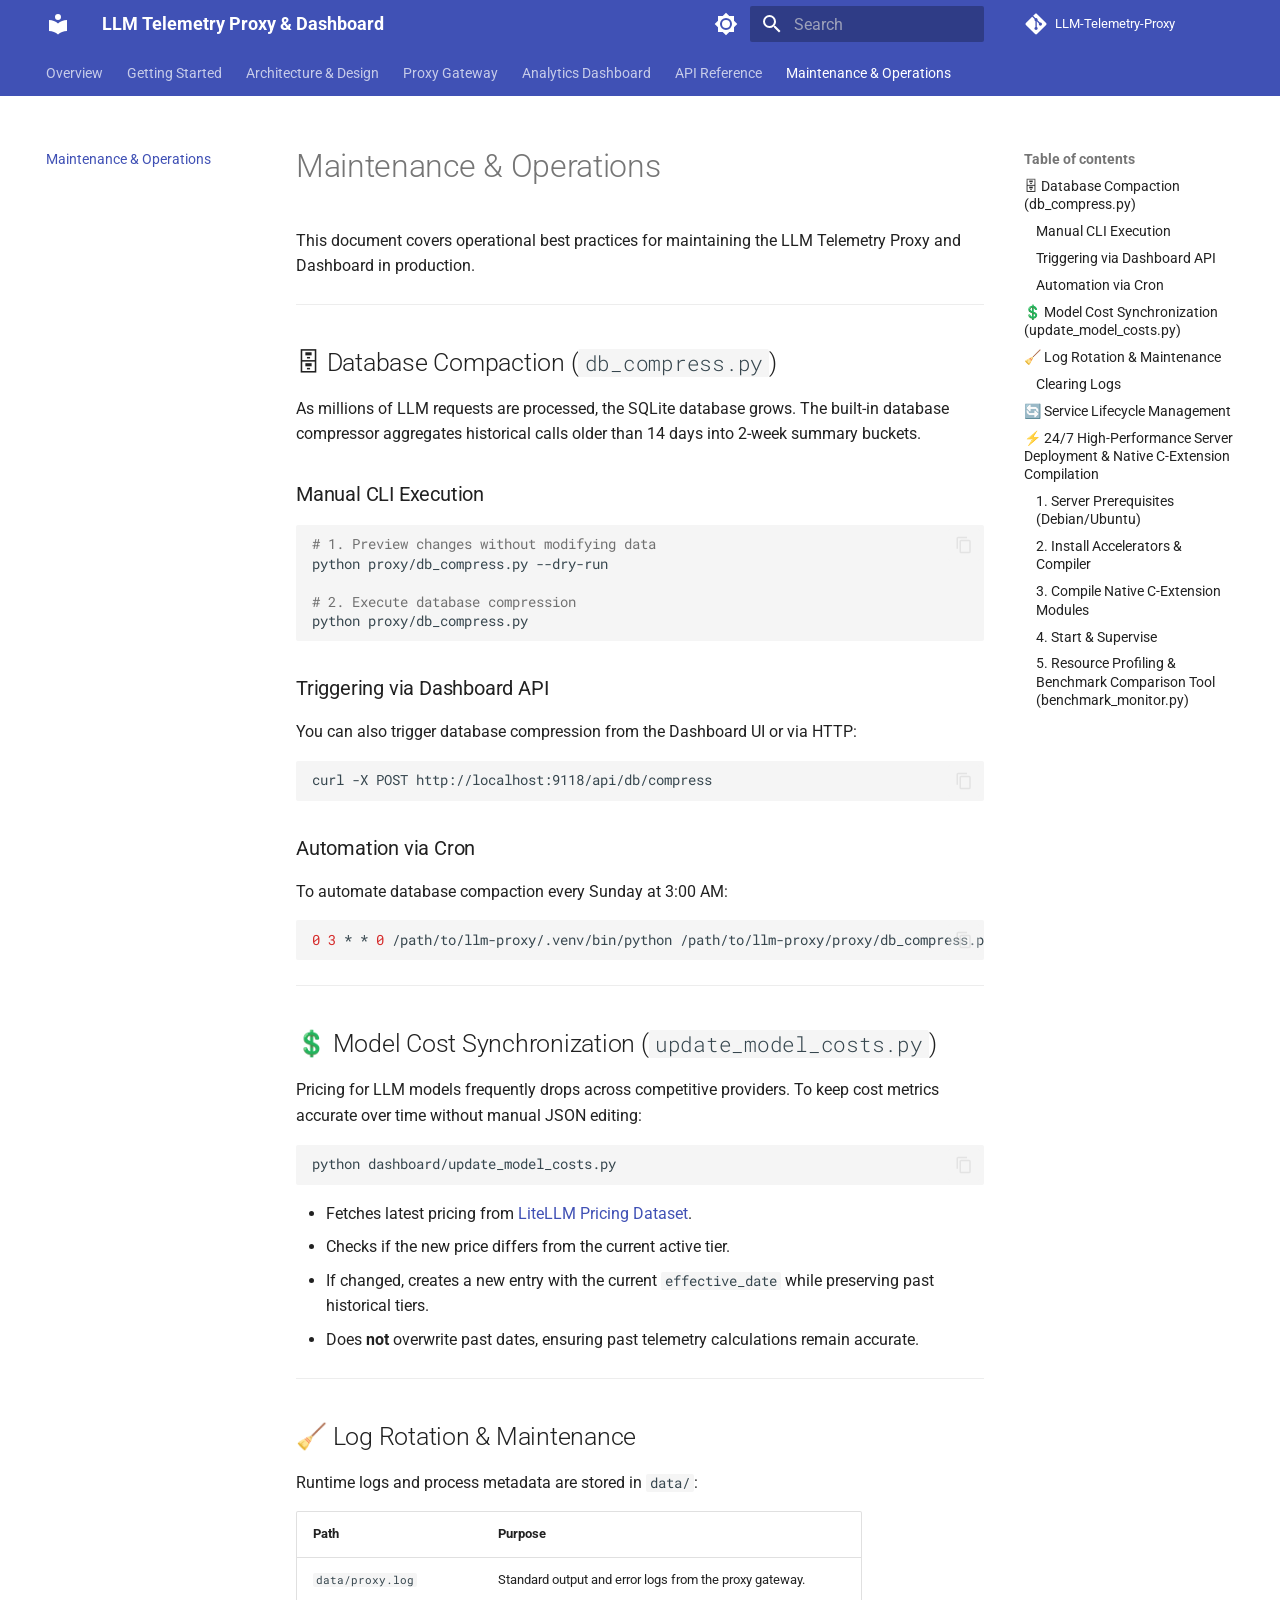
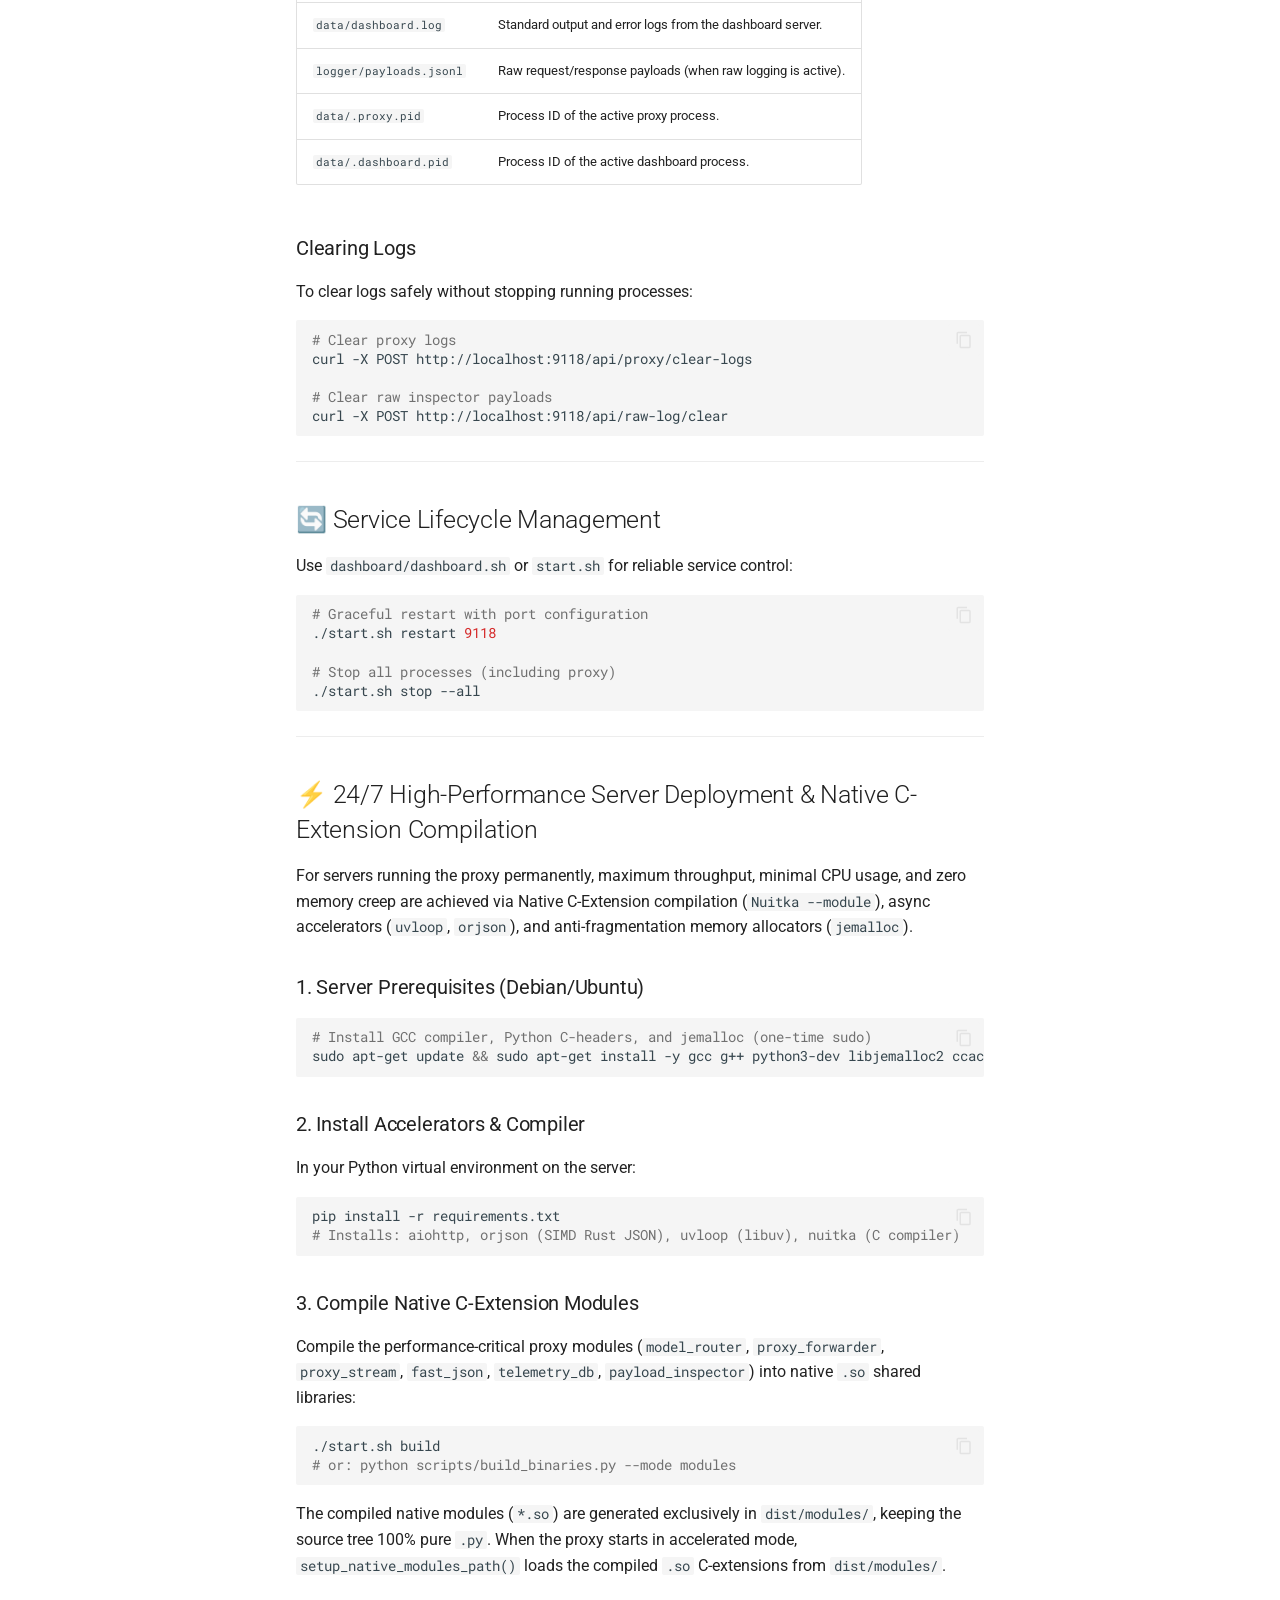
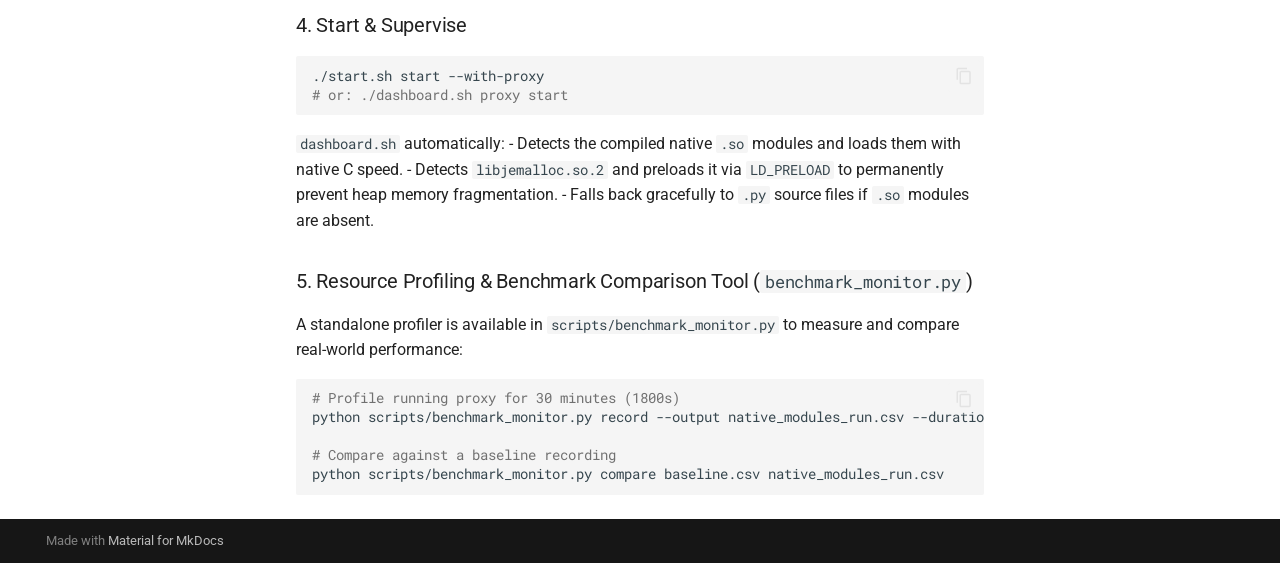
<file: maintenance/index.html>
<!doctype html>
<html lang="en" class="no-js">
  <head>
    
      <meta charset="utf-8">
      <meta name="viewport" content="width=device-width,initial-scale=1">
      
        <meta name="description" content="High-performance reverse proxy and real-time observability suite for LLM APIs.">
      
      
        <meta name="author" content="YouFoundJK | Gemini Antigravity">
      
      
      
        <link rel="prev" href="../api-reference/">
      
      
      
        
      
      
      <link rel="icon" href="../assets/images/favicon.png">
      <meta name="generator" content="mkdocs-1.6.1, mkdocs-material-9.7.7">
    
    
      
        <title>Maintenance & Operations - LLM Telemetry Proxy & Dashboard</title>
      
    
    
      <link rel="stylesheet" href="../assets/stylesheets/main.ec1eaa64.min.css">
      
        
        <link rel="stylesheet" href="../assets/stylesheets/palette.ab4e12ef.min.css">
      
      


    
    
      
    
    
      
        
        
        <link rel="preconnect" href="https://fonts.gstatic.com" crossorigin>
        <link rel="stylesheet" href="https://fonts.googleapis.com/css?family=Roboto:300,300i,400,400i,700,700i%7CRoboto+Mono:400,400i,700,700i&display=fallback">
        <style>:root{--md-text-font:"Roboto";--md-code-font:"Roboto Mono"}</style>
      
    
    
    <script>__md_scope=new URL("..",location),__md_hash=e=>[...e].reduce(((e,_)=>(e<<5)-e+_.charCodeAt(0)),0),__md_get=(e,_=localStorage,t=__md_scope)=>JSON.parse(_.getItem(t.pathname+"."+e)),__md_set=(e,_,t=localStorage,a=__md_scope)=>{try{t.setItem(a.pathname+"."+e,JSON.stringify(_))}catch(e){}}</script>
    
      

    
    
  </head>
  
  
    
    
      
    
    
    
    
    <body dir="ltr" data-md-color-scheme="default" data-md-color-primary="indigo" data-md-color-accent="deep-purple">
  
    
    <input class="md-toggle" data-md-toggle="drawer" type="checkbox" id="__drawer" autocomplete="off">
    <input class="md-toggle" data-md-toggle="search" type="checkbox" id="__search" autocomplete="off">
    <label class="md-overlay" for="__drawer"></label>
    <div data-md-component="skip">
      
        
        <a href="#maintenance-operations" class="md-skip">
          Skip to content
        </a>
      
    </div>
    <div data-md-component="announce">
      
    </div>
    
    
      

<header class="md-header" data-md-component="header">
  <nav class="md-header__inner md-grid" aria-label="Header">
    <a href=".." title="LLM Telemetry Proxy &amp; Dashboard" class="md-header__button md-logo" aria-label="LLM Telemetry Proxy & Dashboard" data-md-component="logo">
      
  
  <svg xmlns="http://www.w3.org/2000/svg" viewBox="0 0 24 24"><path d="M12 8a3 3 0 0 0 3-3 3 3 0 0 0-3-3 3 3 0 0 0-3 3 3 3 0 0 0 3 3m0 3.54C9.64 9.35 6.5 8 3 8v11c3.5 0 6.64 1.35 9 3.54 2.36-2.19 5.5-3.54 9-3.54V8c-3.5 0-6.64 1.35-9 3.54"/></svg>

    </a>
    <label class="md-header__button md-icon" for="__drawer">
      
      <svg xmlns="http://www.w3.org/2000/svg" viewBox="0 0 24 24"><path d="M3 6h18v2H3zm0 5h18v2H3zm0 5h18v2H3z"/></svg>
    </label>
    <div class="md-header__title" data-md-component="header-title">
      <div class="md-header__ellipsis">
        <div class="md-header__topic">
          <span class="md-ellipsis">
            LLM Telemetry Proxy & Dashboard
          </span>
        </div>
        <div class="md-header__topic" data-md-component="header-topic">
          <span class="md-ellipsis">
            
              Maintenance & Operations
            
          </span>
        </div>
      </div>
    </div>
    
      
        <form class="md-header__option" data-md-component="palette">
  
    
    
    
    <input class="md-option" data-md-color-media="" data-md-color-scheme="default" data-md-color-primary="indigo" data-md-color-accent="deep-purple"  aria-label="Switch to dark mode"  type="radio" name="__palette" id="__palette_0">
    
      <label class="md-header__button md-icon" title="Switch to dark mode" for="__palette_1" hidden>
        <svg xmlns="http://www.w3.org/2000/svg" viewBox="0 0 24 24"><path d="M12 8a4 4 0 0 0-4 4 4 4 0 0 0 4 4 4 4 0 0 0 4-4 4 4 0 0 0-4-4m0 10a6 6 0 0 1-6-6 6 6 0 0 1 6-6 6 6 0 0 1 6 6 6 6 0 0 1-6 6m8-9.31V4h-4.69L12 .69 8.69 4H4v4.69L.69 12 4 15.31V20h4.69L12 23.31 15.31 20H20v-4.69L23.31 12z"/></svg>
      </label>
    
  
    
    
    
    <input class="md-option" data-md-color-media="" data-md-color-scheme="slate" data-md-color-primary="indigo" data-md-color-accent="deep-purple"  aria-label="Switch to light mode"  type="radio" name="__palette" id="__palette_1">
    
      <label class="md-header__button md-icon" title="Switch to light mode" for="__palette_0" hidden>
        <svg xmlns="http://www.w3.org/2000/svg" viewBox="0 0 24 24"><path d="M12 18c-.89 0-1.74-.2-2.5-.55C11.56 16.5 13 14.42 13 12s-1.44-4.5-3.5-5.45C10.26 6.2 11.11 6 12 6a6 6 0 0 1 6 6 6 6 0 0 1-6 6m8-9.31V4h-4.69L12 .69 8.69 4H4v4.69L.69 12 4 15.31V20h4.69L12 23.31 15.31 20H20v-4.69L23.31 12z"/></svg>
      </label>
    
  
</form>
      
    
    
      <script>var palette=__md_get("__palette");if(palette&&palette.color){if("(prefers-color-scheme)"===palette.color.media){var media=matchMedia("(prefers-color-scheme: light)"),input=document.querySelector(media.matches?"[data-md-color-media='(prefers-color-scheme: light)']":"[data-md-color-media='(prefers-color-scheme: dark)']");palette.color.media=input.getAttribute("data-md-color-media"),palette.color.scheme=input.getAttribute("data-md-color-scheme"),palette.color.primary=input.getAttribute("data-md-color-primary"),palette.color.accent=input.getAttribute("data-md-color-accent")}for(var[key,value]of Object.entries(palette.color))document.body.setAttribute("data-md-color-"+key,value)}</script>
    
    
    
      
      
        <label class="md-header__button md-icon" for="__search">
          
          <svg xmlns="http://www.w3.org/2000/svg" viewBox="0 0 24 24"><path d="M9.5 3A6.5 6.5 0 0 1 16 9.5c0 1.61-.59 3.09-1.56 4.23l.27.27h.79l5 5-1.5 1.5-5-5v-.79l-.27-.27A6.52 6.52 0 0 1 9.5 16 6.5 6.5 0 0 1 3 9.5 6.5 6.5 0 0 1 9.5 3m0 2C7 5 5 7 5 9.5S7 14 9.5 14 14 12 14 9.5 12 5 9.5 5"/></svg>
        </label>
        <div class="md-search" data-md-component="search" role="dialog">
  <label class="md-search__overlay" for="__search"></label>
  <div class="md-search__inner" role="search">
    <form class="md-search__form" name="search">
      <input type="text" class="md-search__input" name="query" aria-label="Search" placeholder="Search" autocapitalize="off" autocorrect="off" autocomplete="off" spellcheck="false" data-md-component="search-query" required>
      <label class="md-search__icon md-icon" for="__search">
        
        <svg xmlns="http://www.w3.org/2000/svg" viewBox="0 0 24 24"><path d="M9.5 3A6.5 6.5 0 0 1 16 9.5c0 1.61-.59 3.09-1.56 4.23l.27.27h.79l5 5-1.5 1.5-5-5v-.79l-.27-.27A6.52 6.52 0 0 1 9.5 16 6.5 6.5 0 0 1 3 9.5 6.5 6.5 0 0 1 9.5 3m0 2C7 5 5 7 5 9.5S7 14 9.5 14 14 12 14 9.5 12 5 9.5 5"/></svg>
        
        <svg xmlns="http://www.w3.org/2000/svg" viewBox="0 0 24 24"><path d="M20 11v2H8l5.5 5.5-1.42 1.42L4.16 12l7.92-7.92L13.5 5.5 8 11z"/></svg>
      </label>
      <nav class="md-search__options" aria-label="Search">
        
        <button type="reset" class="md-search__icon md-icon" title="Clear" aria-label="Clear" tabindex="-1">
          
          <svg xmlns="http://www.w3.org/2000/svg" viewBox="0 0 24 24"><path d="M19 6.41 17.59 5 12 10.59 6.41 5 5 6.41 10.59 12 5 17.59 6.41 19 12 13.41 17.59 19 19 17.59 13.41 12z"/></svg>
        </button>
      </nav>
      
        <div class="md-search__suggest" data-md-component="search-suggest"></div>
      
    </form>
    <div class="md-search__output">
      <div class="md-search__scrollwrap" tabindex="0" data-md-scrollfix>
        <div class="md-search-result" data-md-component="search-result">
          <div class="md-search-result__meta">
            Initializing search
          </div>
          <ol class="md-search-result__list" role="presentation"></ol>
        </div>
      </div>
    </div>
  </div>
</div>
      
    
    
      <div class="md-header__source">
        <a href="https://github.com/YouFoundJK/LLM-Telemetry-Proxy" title="Go to repository" class="md-source" data-md-component="source">
  <div class="md-source__icon md-icon">
    
    <svg xmlns="http://www.w3.org/2000/svg" viewBox="0 0 448 512"><!--! Font Awesome Free 7.1.0 by @fontawesome - https://fontawesome.com License - https://fontawesome.com/license/free (Icons: CC BY 4.0, Fonts: SIL OFL 1.1, Code: MIT License) Copyright 2025 Fonticons, Inc.--><path d="M439.6 236.1 244 40.5c-5.4-5.5-12.8-8.5-20.4-8.5s-15 3-20.4 8.4L162.5 81l51.5 51.5c27.1-9.1 52.7 16.8 43.4 43.7l49.7 49.7c34.2-11.8 61.2 31 35.5 56.7-26.5 26.5-70.2-2.9-56-37.3L240.3 199v121.9c25.3 12.5 22.3 41.8 9.1 55-6.4 6.4-15.2 10.1-24.3 10.1s-17.8-3.6-24.3-10.1c-17.6-17.6-11.1-46.9 11.2-56v-123c-20.8-8.5-24.6-30.7-18.6-45L142.6 101 8.5 235.1C3 240.6 0 247.9 0 255.5s3 15 8.5 20.4l195.6 195.7c5.4 5.4 12.7 8.4 20.4 8.4s15-3 20.4-8.4l194.7-194.7c5.4-5.4 8.4-12.8 8.4-20.4s-3-15-8.4-20.4"/></svg>
  </div>
  <div class="md-source__repository">
    LLM-Telemetry-Proxy
  </div>
</a>
      </div>
    
  </nav>
  
</header>
    
    <div class="md-container" data-md-component="container">
      
      
        
          
            
<nav class="md-tabs" aria-label="Tabs" data-md-component="tabs">
  <div class="md-grid">
    <ul class="md-tabs__list">
      
        
  
  
  
  
    <li class="md-tabs__item">
      <a href=".." class="md-tabs__link">
        
  
  
    
  
  Overview

      </a>
    </li>
  

      
        
  
  
  
  
    <li class="md-tabs__item">
      <a href="../getting-started/" class="md-tabs__link">
        
  
  
    
  
  Getting Started

      </a>
    </li>
  

      
        
  
  
  
  
    <li class="md-tabs__item">
      <a href="../architecture/" class="md-tabs__link">
        
  
  
    
  
  Architecture & Design

      </a>
    </li>
  

      
        
  
  
  
  
    <li class="md-tabs__item">
      <a href="../proxy/" class="md-tabs__link">
        
  
  
    
  
  Proxy Gateway

      </a>
    </li>
  

      
        
  
  
  
  
    <li class="md-tabs__item">
      <a href="../dashboard/" class="md-tabs__link">
        
  
  
    
  
  Analytics Dashboard

      </a>
    </li>
  

      
        
  
  
  
  
    <li class="md-tabs__item">
      <a href="../api-reference/" class="md-tabs__link">
        
  
  
    
  
  API Reference

      </a>
    </li>
  

      
        
  
  
  
    
  
  
    <li class="md-tabs__item md-tabs__item--active">
      <a href="./" class="md-tabs__link">
        
  
  
    
  
  Maintenance & Operations

      </a>
    </li>
  

      
    </ul>
  </div>
</nav>
          
        
      
      <main class="md-main" data-md-component="main">
        <div class="md-main__inner md-grid">
          
            
              
              <div class="md-sidebar md-sidebar--primary" data-md-component="sidebar" data-md-type="navigation" >
                <div class="md-sidebar__scrollwrap">
                  <div class="md-sidebar__inner">
                    


  


<nav class="md-nav md-nav--primary md-nav--lifted" aria-label="Navigation" data-md-level="0">
  <label class="md-nav__title" for="__drawer">
    <a href=".." title="LLM Telemetry Proxy &amp; Dashboard" class="md-nav__button md-logo" aria-label="LLM Telemetry Proxy & Dashboard" data-md-component="logo">
      
  
  <svg xmlns="http://www.w3.org/2000/svg" viewBox="0 0 24 24"><path d="M12 8a3 3 0 0 0 3-3 3 3 0 0 0-3-3 3 3 0 0 0-3 3 3 3 0 0 0 3 3m0 3.54C9.64 9.35 6.5 8 3 8v11c3.5 0 6.64 1.35 9 3.54 2.36-2.19 5.5-3.54 9-3.54V8c-3.5 0-6.64 1.35-9 3.54"/></svg>

    </a>
    LLM Telemetry Proxy & Dashboard
  </label>
  
    <div class="md-nav__source">
      <a href="https://github.com/YouFoundJK/LLM-Telemetry-Proxy" title="Go to repository" class="md-source" data-md-component="source">
  <div class="md-source__icon md-icon">
    
    <svg xmlns="http://www.w3.org/2000/svg" viewBox="0 0 448 512"><!--! Font Awesome Free 7.1.0 by @fontawesome - https://fontawesome.com License - https://fontawesome.com/license/free (Icons: CC BY 4.0, Fonts: SIL OFL 1.1, Code: MIT License) Copyright 2025 Fonticons, Inc.--><path d="M439.6 236.1 244 40.5c-5.4-5.5-12.8-8.5-20.4-8.5s-15 3-20.4 8.4L162.5 81l51.5 51.5c27.1-9.1 52.7 16.8 43.4 43.7l49.7 49.7c34.2-11.8 61.2 31 35.5 56.7-26.5 26.5-70.2-2.9-56-37.3L240.3 199v121.9c25.3 12.5 22.3 41.8 9.1 55-6.4 6.4-15.2 10.1-24.3 10.1s-17.8-3.6-24.3-10.1c-17.6-17.6-11.1-46.9 11.2-56v-123c-20.8-8.5-24.6-30.7-18.6-45L142.6 101 8.5 235.1C3 240.6 0 247.9 0 255.5s3 15 8.5 20.4l195.6 195.7c5.4 5.4 12.7 8.4 20.4 8.4s15-3 20.4-8.4l194.7-194.7c5.4-5.4 8.4-12.8 8.4-20.4s-3-15-8.4-20.4"/></svg>
  </div>
  <div class="md-source__repository">
    LLM-Telemetry-Proxy
  </div>
</a>
    </div>
  
  <ul class="md-nav__list" data-md-scrollfix>
    
      
      
  
  
  
  
    <li class="md-nav__item">
      <a href=".." class="md-nav__link">
        
  
  
  <span class="md-ellipsis">
    
  
    Overview
  

    
  </span>
  
  

      </a>
    </li>
  

    
      
      
  
  
  
  
    <li class="md-nav__item">
      <a href="../getting-started/" class="md-nav__link">
        
  
  
  <span class="md-ellipsis">
    
  
    Getting Started
  

    
  </span>
  
  

      </a>
    </li>
  

    
      
      
  
  
  
  
    <li class="md-nav__item">
      <a href="../architecture/" class="md-nav__link">
        
  
  
  <span class="md-ellipsis">
    
  
    Architecture & Design
  

    
  </span>
  
  

      </a>
    </li>
  

    
      
      
  
  
  
  
    <li class="md-nav__item">
      <a href="../proxy/" class="md-nav__link">
        
  
  
  <span class="md-ellipsis">
    
  
    Proxy Gateway
  

    
  </span>
  
  

      </a>
    </li>
  

    
      
      
  
  
  
  
    <li class="md-nav__item">
      <a href="../dashboard/" class="md-nav__link">
        
  
  
  <span class="md-ellipsis">
    
  
    Analytics Dashboard
  

    
  </span>
  
  

      </a>
    </li>
  

    
      
      
  
  
  
  
    <li class="md-nav__item">
      <a href="../api-reference/" class="md-nav__link">
        
  
  
  <span class="md-ellipsis">
    
  
    API Reference
  

    
  </span>
  
  

      </a>
    </li>
  

    
      
      
  
  
    
  
  
  
    <li class="md-nav__item md-nav__item--active">
      
      <input class="md-nav__toggle md-toggle" type="checkbox" id="__toc">
      
      
        
      
      
        <label class="md-nav__link md-nav__link--active" for="__toc">
          
  
  
  <span class="md-ellipsis">
    
  
    Maintenance & Operations
  

    
  </span>
  
  

          <span class="md-nav__icon md-icon"></span>
        </label>
      
      <a href="./" class="md-nav__link md-nav__link--active">
        
  
  
  <span class="md-ellipsis">
    
  
    Maintenance & Operations
  

    
  </span>
  
  

      </a>
      
        

<nav class="md-nav md-nav--secondary" aria-label="Table of contents">
  
  
  
    
  
  
    <label class="md-nav__title" for="__toc">
      <span class="md-nav__icon md-icon"></span>
      Table of contents
    </label>
    <ul class="md-nav__list" data-md-component="toc" data-md-scrollfix>
      
        <li class="md-nav__item">
  <a href="#database-compaction-db_compresspy" class="md-nav__link">
    <span class="md-ellipsis">
      
        🗄 Database Compaction (db_compress.py)
      
    </span>
  </a>
  
    <nav class="md-nav" aria-label="🗄 Database Compaction (db_compress.py)">
      <ul class="md-nav__list">
        
          <li class="md-nav__item">
  <a href="#manual-cli-execution" class="md-nav__link">
    <span class="md-ellipsis">
      
        Manual CLI Execution
      
    </span>
  </a>
  
</li>
        
          <li class="md-nav__item">
  <a href="#triggering-via-dashboard-api" class="md-nav__link">
    <span class="md-ellipsis">
      
        Triggering via Dashboard API
      
    </span>
  </a>
  
</li>
        
          <li class="md-nav__item">
  <a href="#automation-via-cron" class="md-nav__link">
    <span class="md-ellipsis">
      
        Automation via Cron
      
    </span>
  </a>
  
</li>
        
      </ul>
    </nav>
  
</li>
      
        <li class="md-nav__item">
  <a href="#model-cost-synchronization-update_model_costspy" class="md-nav__link">
    <span class="md-ellipsis">
      
        💲 Model Cost Synchronization (update_model_costs.py)
      
    </span>
  </a>
  
</li>
      
        <li class="md-nav__item">
  <a href="#log-rotation-maintenance" class="md-nav__link">
    <span class="md-ellipsis">
      
        🧹 Log Rotation &amp; Maintenance
      
    </span>
  </a>
  
    <nav class="md-nav" aria-label="🧹 Log Rotation &amp; Maintenance">
      <ul class="md-nav__list">
        
          <li class="md-nav__item">
  <a href="#clearing-logs" class="md-nav__link">
    <span class="md-ellipsis">
      
        Clearing Logs
      
    </span>
  </a>
  
</li>
        
      </ul>
    </nav>
  
</li>
      
        <li class="md-nav__item">
  <a href="#service-lifecycle-management" class="md-nav__link">
    <span class="md-ellipsis">
      
        🔄 Service Lifecycle Management
      
    </span>
  </a>
  
</li>
      
        <li class="md-nav__item">
  <a href="#247-high-performance-server-deployment-native-c-extension-compilation" class="md-nav__link">
    <span class="md-ellipsis">
      
        ⚡ 24/7 High-Performance Server Deployment &amp; Native C-Extension Compilation
      
    </span>
  </a>
  
    <nav class="md-nav" aria-label="⚡ 24/7 High-Performance Server Deployment &amp; Native C-Extension Compilation">
      <ul class="md-nav__list">
        
          <li class="md-nav__item">
  <a href="#1-server-prerequisites-debianubuntu" class="md-nav__link">
    <span class="md-ellipsis">
      
        1. Server Prerequisites (Debian/Ubuntu)
      
    </span>
  </a>
  
</li>
        
          <li class="md-nav__item">
  <a href="#2-install-accelerators-compiler" class="md-nav__link">
    <span class="md-ellipsis">
      
        2. Install Accelerators &amp; Compiler
      
    </span>
  </a>
  
</li>
        
          <li class="md-nav__item">
  <a href="#3-compile-native-c-extension-modules" class="md-nav__link">
    <span class="md-ellipsis">
      
        3. Compile Native C-Extension Modules
      
    </span>
  </a>
  
</li>
        
          <li class="md-nav__item">
  <a href="#4-start-supervise" class="md-nav__link">
    <span class="md-ellipsis">
      
        4. Start &amp; Supervise
      
    </span>
  </a>
  
</li>
        
          <li class="md-nav__item">
  <a href="#5-resource-profiling-benchmark-comparison-tool-benchmark_monitorpy" class="md-nav__link">
    <span class="md-ellipsis">
      
        5. Resource Profiling &amp; Benchmark Comparison Tool (benchmark_monitor.py)
      
    </span>
  </a>
  
</li>
        
      </ul>
    </nav>
  
</li>
      
    </ul>
  
</nav>
      
    </li>
  

    
  </ul>
</nav>
                  </div>
                </div>
              </div>
            
            
              
              <div class="md-sidebar md-sidebar--secondary" data-md-component="sidebar" data-md-type="toc" >
                <div class="md-sidebar__scrollwrap">
                  <div class="md-sidebar__inner">
                    

<nav class="md-nav md-nav--secondary" aria-label="Table of contents">
  
  
  
    
  
  
    <label class="md-nav__title" for="__toc">
      <span class="md-nav__icon md-icon"></span>
      Table of contents
    </label>
    <ul class="md-nav__list" data-md-component="toc" data-md-scrollfix>
      
        <li class="md-nav__item">
  <a href="#database-compaction-db_compresspy" class="md-nav__link">
    <span class="md-ellipsis">
      
        🗄 Database Compaction (db_compress.py)
      
    </span>
  </a>
  
    <nav class="md-nav" aria-label="🗄 Database Compaction (db_compress.py)">
      <ul class="md-nav__list">
        
          <li class="md-nav__item">
  <a href="#manual-cli-execution" class="md-nav__link">
    <span class="md-ellipsis">
      
        Manual CLI Execution
      
    </span>
  </a>
  
</li>
        
          <li class="md-nav__item">
  <a href="#triggering-via-dashboard-api" class="md-nav__link">
    <span class="md-ellipsis">
      
        Triggering via Dashboard API
      
    </span>
  </a>
  
</li>
        
          <li class="md-nav__item">
  <a href="#automation-via-cron" class="md-nav__link">
    <span class="md-ellipsis">
      
        Automation via Cron
      
    </span>
  </a>
  
</li>
        
      </ul>
    </nav>
  
</li>
      
        <li class="md-nav__item">
  <a href="#model-cost-synchronization-update_model_costspy" class="md-nav__link">
    <span class="md-ellipsis">
      
        💲 Model Cost Synchronization (update_model_costs.py)
      
    </span>
  </a>
  
</li>
      
        <li class="md-nav__item">
  <a href="#log-rotation-maintenance" class="md-nav__link">
    <span class="md-ellipsis">
      
        🧹 Log Rotation &amp; Maintenance
      
    </span>
  </a>
  
    <nav class="md-nav" aria-label="🧹 Log Rotation &amp; Maintenance">
      <ul class="md-nav__list">
        
          <li class="md-nav__item">
  <a href="#clearing-logs" class="md-nav__link">
    <span class="md-ellipsis">
      
        Clearing Logs
      
    </span>
  </a>
  
</li>
        
      </ul>
    </nav>
  
</li>
      
        <li class="md-nav__item">
  <a href="#service-lifecycle-management" class="md-nav__link">
    <span class="md-ellipsis">
      
        🔄 Service Lifecycle Management
      
    </span>
  </a>
  
</li>
      
        <li class="md-nav__item">
  <a href="#247-high-performance-server-deployment-native-c-extension-compilation" class="md-nav__link">
    <span class="md-ellipsis">
      
        ⚡ 24/7 High-Performance Server Deployment &amp; Native C-Extension Compilation
      
    </span>
  </a>
  
    <nav class="md-nav" aria-label="⚡ 24/7 High-Performance Server Deployment &amp; Native C-Extension Compilation">
      <ul class="md-nav__list">
        
          <li class="md-nav__item">
  <a href="#1-server-prerequisites-debianubuntu" class="md-nav__link">
    <span class="md-ellipsis">
      
        1. Server Prerequisites (Debian/Ubuntu)
      
    </span>
  </a>
  
</li>
        
          <li class="md-nav__item">
  <a href="#2-install-accelerators-compiler" class="md-nav__link">
    <span class="md-ellipsis">
      
        2. Install Accelerators &amp; Compiler
      
    </span>
  </a>
  
</li>
        
          <li class="md-nav__item">
  <a href="#3-compile-native-c-extension-modules" class="md-nav__link">
    <span class="md-ellipsis">
      
        3. Compile Native C-Extension Modules
      
    </span>
  </a>
  
</li>
        
          <li class="md-nav__item">
  <a href="#4-start-supervise" class="md-nav__link">
    <span class="md-ellipsis">
      
        4. Start &amp; Supervise
      
    </span>
  </a>
  
</li>
        
          <li class="md-nav__item">
  <a href="#5-resource-profiling-benchmark-comparison-tool-benchmark_monitorpy" class="md-nav__link">
    <span class="md-ellipsis">
      
        5. Resource Profiling &amp; Benchmark Comparison Tool (benchmark_monitor.py)
      
    </span>
  </a>
  
</li>
        
      </ul>
    </nav>
  
</li>
      
    </ul>
  
</nav>
                  </div>
                </div>
              </div>
            
          
          
            <div class="md-content" data-md-component="content">
              
              <article class="md-content__inner md-typeset">
                
                  


  
  


<h1 id="maintenance-operations">Maintenance &amp; Operations</h1>
<p>This document covers operational best practices for maintaining the LLM Telemetry Proxy and Dashboard in production.</p>
<hr />
<h2 id="database-compaction-db_compresspy">🗄 Database Compaction (<code>db_compress.py</code>)</h2>
<p>As millions of LLM requests are processed, the SQLite database grows. The built-in database compressor aggregates historical calls older than 14 days into 2-week summary buckets.</p>
<h3 id="manual-cli-execution">Manual CLI Execution</h3>
<div class="language-bash highlight"><pre><span></span><code><span id="__span-0-1"><a id="__codelineno-0-1" name="__codelineno-0-1" href="#__codelineno-0-1"></a><span class="c1"># 1. Preview changes without modifying data</span>
</span><span id="__span-0-2"><a id="__codelineno-0-2" name="__codelineno-0-2" href="#__codelineno-0-2"></a>python<span class="w"> </span>proxy/db_compress.py<span class="w"> </span>--dry-run
</span><span id="__span-0-3"><a id="__codelineno-0-3" name="__codelineno-0-3" href="#__codelineno-0-3"></a>
</span><span id="__span-0-4"><a id="__codelineno-0-4" name="__codelineno-0-4" href="#__codelineno-0-4"></a><span class="c1"># 2. Execute database compression</span>
</span><span id="__span-0-5"><a id="__codelineno-0-5" name="__codelineno-0-5" href="#__codelineno-0-5"></a>python<span class="w"> </span>proxy/db_compress.py
</span></code></pre></div>
<h3 id="triggering-via-dashboard-api">Triggering via Dashboard API</h3>
<p>You can also trigger database compression from the Dashboard UI or via HTTP:</p>
<div class="language-bash highlight"><pre><span></span><code><span id="__span-1-1"><a id="__codelineno-1-1" name="__codelineno-1-1" href="#__codelineno-1-1"></a>curl<span class="w"> </span>-X<span class="w"> </span>POST<span class="w"> </span>http://localhost:9118/api/db/compress
</span></code></pre></div>
<h3 id="automation-via-cron">Automation via Cron</h3>
<p>To automate database compaction every Sunday at 3:00 AM:</p>
<div class="language-bash highlight"><pre><span></span><code><span id="__span-2-1"><a id="__codelineno-2-1" name="__codelineno-2-1" href="#__codelineno-2-1"></a><span class="m">0</span><span class="w"> </span><span class="m">3</span><span class="w"> </span>*<span class="w"> </span>*<span class="w"> </span><span class="m">0</span><span class="w"> </span>/path/to/llm-proxy/.venv/bin/python<span class="w"> </span>/path/to/llm-proxy/proxy/db_compress.py<span class="w"> </span>&gt;&gt;<span class="w"> </span>/path/to/llm-proxy/data/db_compress.log<span class="w"> </span><span class="m">2</span>&gt;<span class="p">&amp;</span><span class="m">1</span>
</span></code></pre></div>
<hr />
<h2 id="model-cost-synchronization-update_model_costspy">💲 Model Cost Synchronization (<code>update_model_costs.py</code>)</h2>
<p>Pricing for LLM models frequently drops across competitive providers. To keep cost metrics accurate over time without manual JSON editing:</p>
<div class="language-bash highlight"><pre><span></span><code><span id="__span-3-1"><a id="__codelineno-3-1" name="__codelineno-3-1" href="#__codelineno-3-1"></a>python<span class="w"> </span>dashboard/update_model_costs.py
</span></code></pre></div>
<ul>
<li>Fetches latest pricing from <a href="https://raw.githubusercontent.com/BerriAI/litellm/main/model_prices_and_context_window.json">LiteLLM Pricing Dataset</a>.</li>
<li>Checks if the new price differs from the current active tier.</li>
<li>If changed, creates a new entry with the current <code>effective_date</code> while preserving past historical tiers.</li>
<li>Does <strong>not</strong> overwrite past dates, ensuring past telemetry calculations remain accurate.</li>
</ul>
<hr />
<h2 id="log-rotation-maintenance">🧹 Log Rotation &amp; Maintenance</h2>
<p>Runtime logs and process metadata are stored in <code>data/</code>:</p>
<table>
<thead>
<tr>
<th style="text-align: left;">Path</th>
<th style="text-align: left;">Purpose</th>
</tr>
</thead>
<tbody>
<tr>
<td style="text-align: left;"><code>data/proxy.log</code></td>
<td style="text-align: left;">Standard output and error logs from the proxy gateway.</td>
</tr>
<tr>
<td style="text-align: left;"><code>data/dashboard.log</code></td>
<td style="text-align: left;">Standard output and error logs from the dashboard server.</td>
</tr>
<tr>
<td style="text-align: left;"><code>logger/payloads.jsonl</code></td>
<td style="text-align: left;">Raw request/response payloads (when raw logging is active).</td>
</tr>
<tr>
<td style="text-align: left;"><code>data/.proxy.pid</code></td>
<td style="text-align: left;">Process ID of the active proxy process.</td>
</tr>
<tr>
<td style="text-align: left;"><code>data/.dashboard.pid</code></td>
<td style="text-align: left;">Process ID of the active dashboard process.</td>
</tr>
</tbody>
</table>
<h3 id="clearing-logs">Clearing Logs</h3>
<p>To clear logs safely without stopping running processes:</p>
<div class="language-bash highlight"><pre><span></span><code><span id="__span-4-1"><a id="__codelineno-4-1" name="__codelineno-4-1" href="#__codelineno-4-1"></a><span class="c1"># Clear proxy logs</span>
</span><span id="__span-4-2"><a id="__codelineno-4-2" name="__codelineno-4-2" href="#__codelineno-4-2"></a>curl<span class="w"> </span>-X<span class="w"> </span>POST<span class="w"> </span>http://localhost:9118/api/proxy/clear-logs
</span><span id="__span-4-3"><a id="__codelineno-4-3" name="__codelineno-4-3" href="#__codelineno-4-3"></a>
</span><span id="__span-4-4"><a id="__codelineno-4-4" name="__codelineno-4-4" href="#__codelineno-4-4"></a><span class="c1"># Clear raw inspector payloads</span>
</span><span id="__span-4-5"><a id="__codelineno-4-5" name="__codelineno-4-5" href="#__codelineno-4-5"></a>curl<span class="w"> </span>-X<span class="w"> </span>POST<span class="w"> </span>http://localhost:9118/api/raw-log/clear
</span></code></pre></div>
<hr />
<h2 id="service-lifecycle-management">🔄 Service Lifecycle Management</h2>
<p>Use <code>dashboard/dashboard.sh</code> or <code>start.sh</code> for reliable service control:</p>
<div class="language-bash highlight"><pre><span></span><code><span id="__span-5-1"><a id="__codelineno-5-1" name="__codelineno-5-1" href="#__codelineno-5-1"></a><span class="c1"># Graceful restart with port configuration</span>
</span><span id="__span-5-2"><a id="__codelineno-5-2" name="__codelineno-5-2" href="#__codelineno-5-2"></a>./start.sh<span class="w"> </span>restart<span class="w"> </span><span class="m">9118</span>
</span><span id="__span-5-3"><a id="__codelineno-5-3" name="__codelineno-5-3" href="#__codelineno-5-3"></a>
</span><span id="__span-5-4"><a id="__codelineno-5-4" name="__codelineno-5-4" href="#__codelineno-5-4"></a><span class="c1"># Stop all processes (including proxy)</span>
</span><span id="__span-5-5"><a id="__codelineno-5-5" name="__codelineno-5-5" href="#__codelineno-5-5"></a>./start.sh<span class="w"> </span>stop<span class="w"> </span>--all
</span></code></pre></div>
<hr />
<h2 id="247-high-performance-server-deployment-native-c-extension-compilation">⚡ 24/7 High-Performance Server Deployment &amp; Native C-Extension Compilation</h2>
<p>For servers running the proxy permanently, maximum throughput, minimal CPU usage, and zero memory creep are achieved via Native C-Extension compilation (<code>Nuitka --module</code>), async accelerators (<code>uvloop</code>, <code>orjson</code>), and anti-fragmentation memory allocators (<code>jemalloc</code>).</p>
<h3 id="1-server-prerequisites-debianubuntu">1. Server Prerequisites (Debian/Ubuntu)</h3>
<div class="language-bash highlight"><pre><span></span><code><span id="__span-6-1"><a id="__codelineno-6-1" name="__codelineno-6-1" href="#__codelineno-6-1"></a><span class="c1"># Install GCC compiler, Python C-headers, and jemalloc (one-time sudo)</span>
</span><span id="__span-6-2"><a id="__codelineno-6-2" name="__codelineno-6-2" href="#__codelineno-6-2"></a>sudo<span class="w"> </span>apt-get<span class="w"> </span>update<span class="w"> </span><span class="o">&amp;&amp;</span><span class="w"> </span>sudo<span class="w"> </span>apt-get<span class="w"> </span>install<span class="w"> </span>-y<span class="w"> </span>gcc<span class="w"> </span>g++<span class="w"> </span>python3-dev<span class="w"> </span>libjemalloc2<span class="w"> </span>ccache
</span></code></pre></div>
<h3 id="2-install-accelerators-compiler">2. Install Accelerators &amp; Compiler</h3>
<p>In your Python virtual environment on the server:</p>
<div class="language-bash highlight"><pre><span></span><code><span id="__span-7-1"><a id="__codelineno-7-1" name="__codelineno-7-1" href="#__codelineno-7-1"></a>pip<span class="w"> </span>install<span class="w"> </span>-r<span class="w"> </span>requirements.txt
</span><span id="__span-7-2"><a id="__codelineno-7-2" name="__codelineno-7-2" href="#__codelineno-7-2"></a><span class="c1"># Installs: aiohttp, orjson (SIMD Rust JSON), uvloop (libuv), nuitka (C compiler)</span>
</span></code></pre></div>
<h3 id="3-compile-native-c-extension-modules">3. Compile Native C-Extension Modules</h3>
<p>Compile the performance-critical proxy modules (<code>model_router</code>, <code>proxy_forwarder</code>, <code>proxy_stream</code>, <code>fast_json</code>, <code>telemetry_db</code>, <code>payload_inspector</code>) into native <code>.so</code> shared libraries:</p>
<div class="language-bash highlight"><pre><span></span><code><span id="__span-8-1"><a id="__codelineno-8-1" name="__codelineno-8-1" href="#__codelineno-8-1"></a>./start.sh<span class="w"> </span>build
</span><span id="__span-8-2"><a id="__codelineno-8-2" name="__codelineno-8-2" href="#__codelineno-8-2"></a><span class="c1"># or: python scripts/build_binaries.py --mode modules</span>
</span></code></pre></div>
<p>The compiled native modules (<code>*.so</code>) are generated exclusively in <code>dist/modules/</code>, keeping the source tree 100% pure <code>.py</code>. When the proxy starts in accelerated mode, <code>setup_native_modules_path()</code> loads the compiled <code>.so</code> C-extensions from <code>dist/modules/</code>.</p>
<h3 id="4-start-supervise">4. Start &amp; Supervise</h3>
<div class="language-bash highlight"><pre><span></span><code><span id="__span-9-1"><a id="__codelineno-9-1" name="__codelineno-9-1" href="#__codelineno-9-1"></a>./start.sh<span class="w"> </span>start<span class="w"> </span>--with-proxy
</span><span id="__span-9-2"><a id="__codelineno-9-2" name="__codelineno-9-2" href="#__codelineno-9-2"></a><span class="c1"># or: ./dashboard.sh proxy start</span>
</span></code></pre></div>
<p><code>dashboard.sh</code> automatically:
- Detects the compiled native <code>.so</code> modules and loads them with native C speed.
- Detects <code>libjemalloc.so.2</code> and preloads it via <code>LD_PRELOAD</code> to permanently prevent heap memory fragmentation.
- Falls back gracefully to <code>.py</code> source files if <code>.so</code> modules are absent.</p>
<h3 id="5-resource-profiling-benchmark-comparison-tool-benchmark_monitorpy">5. Resource Profiling &amp; Benchmark Comparison Tool (<code>benchmark_monitor.py</code>)</h3>
<p>A standalone profiler is available in <code>scripts/benchmark_monitor.py</code> to measure and compare real-world performance:</p>
<div class="language-bash highlight"><pre><span></span><code><span id="__span-10-1"><a id="__codelineno-10-1" name="__codelineno-10-1" href="#__codelineno-10-1"></a><span class="c1"># Profile running proxy for 30 minutes (1800s)</span>
</span><span id="__span-10-2"><a id="__codelineno-10-2" name="__codelineno-10-2" href="#__codelineno-10-2"></a>python<span class="w"> </span>scripts/benchmark_monitor.py<span class="w"> </span>record<span class="w"> </span>--output<span class="w"> </span>native_modules_run.csv<span class="w"> </span>--duration<span class="w"> </span><span class="m">1800</span>
</span><span id="__span-10-3"><a id="__codelineno-10-3" name="__codelineno-10-3" href="#__codelineno-10-3"></a>
</span><span id="__span-10-4"><a id="__codelineno-10-4" name="__codelineno-10-4" href="#__codelineno-10-4"></a><span class="c1"># Compare against a baseline recording</span>
</span><span id="__span-10-5"><a id="__codelineno-10-5" name="__codelineno-10-5" href="#__codelineno-10-5"></a>python<span class="w"> </span>scripts/benchmark_monitor.py<span class="w"> </span>compare<span class="w"> </span>baseline.csv<span class="w"> </span>native_modules_run.csv
</span></code></pre></div>












                
              </article>
            </div>
          
          
<script>var target=document.getElementById(location.hash.slice(1));target&&target.name&&(target.checked=target.name.startsWith("__tabbed_"))</script>
        </div>
        
          <button type="button" class="md-top md-icon" data-md-component="top" hidden>
  
  <svg xmlns="http://www.w3.org/2000/svg" viewBox="0 0 24 24"><path d="M13 20h-2V8l-5.5 5.5-1.42-1.42L12 4.16l7.92 7.92-1.42 1.42L13 8z"/></svg>
  Back to top
</button>
        
      </main>
      
        <footer class="md-footer">
  
  <div class="md-footer-meta md-typeset">
    <div class="md-footer-meta__inner md-grid">
      <div class="md-copyright">
  
  
    Made with
    <a href="https://squidfunk.github.io/mkdocs-material/" target="_blank" rel="noopener">
      Material for MkDocs
    </a>
  
</div>
      
    </div>
  </div>
</footer>
      
    </div>
    <div class="md-dialog" data-md-component="dialog">
      <div class="md-dialog__inner md-typeset"></div>
    </div>
    
    
    
      
      
      <script id="__config" type="application/json">{"annotate": null, "base": "..", "features": ["navigation.tabs", "navigation.sections", "navigation.expand", "navigation.top", "navigation.indexes", "content.code.copy", "content.code.annotate", "search.suggest", "search.highlight"], "search": "../assets/javascripts/workers/search.2c215733.min.js", "tags": null, "translations": {"clipboard.copied": "Copied to clipboard", "clipboard.copy": "Copy to clipboard", "search.result.more.one": "1 more on this page", "search.result.more.other": "# more on this page", "search.result.none": "No matching documents", "search.result.one": "1 matching document", "search.result.other": "# matching documents", "search.result.placeholder": "Type to start searching", "search.result.term.missing": "Missing", "select.version": "Select version"}, "version": null}</script>
    
    
      <script src="../assets/javascripts/bundle.d7400e89.min.js"></script>
      
    
  </body>
</html>
</file>
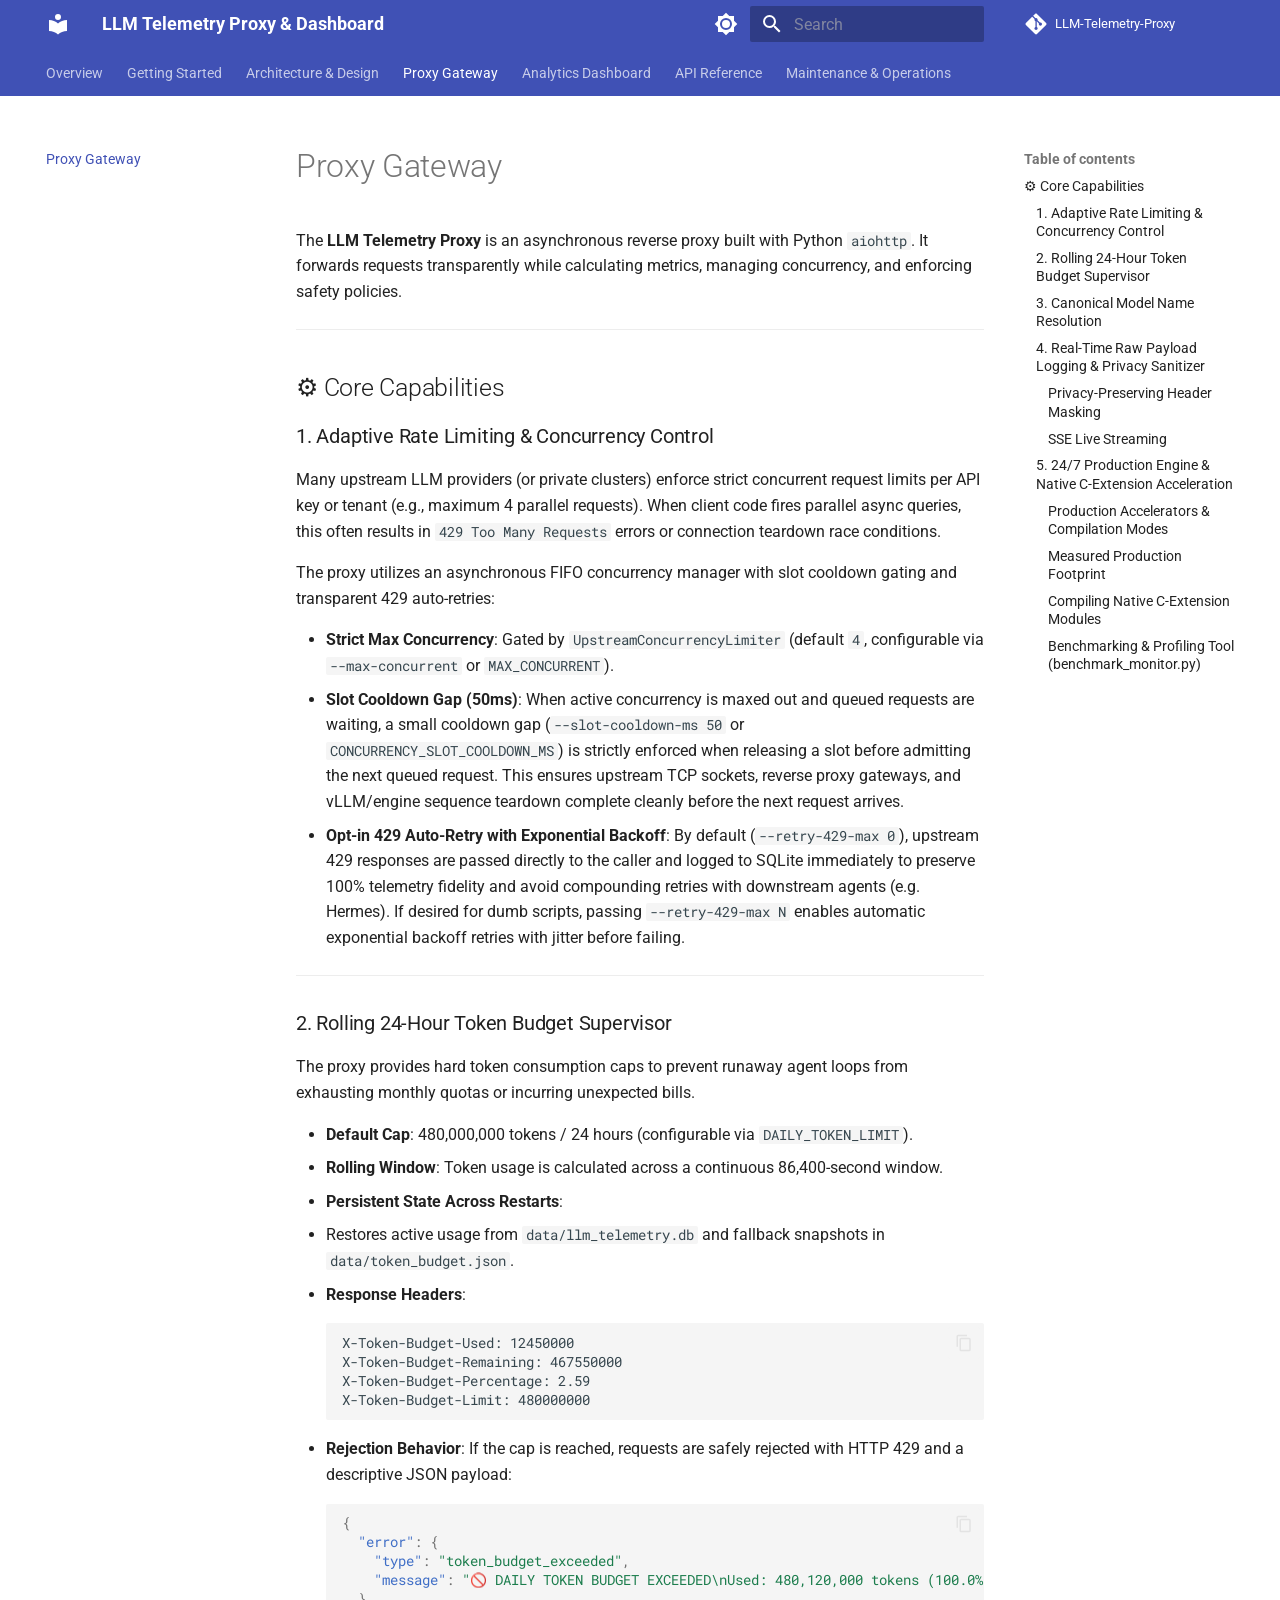
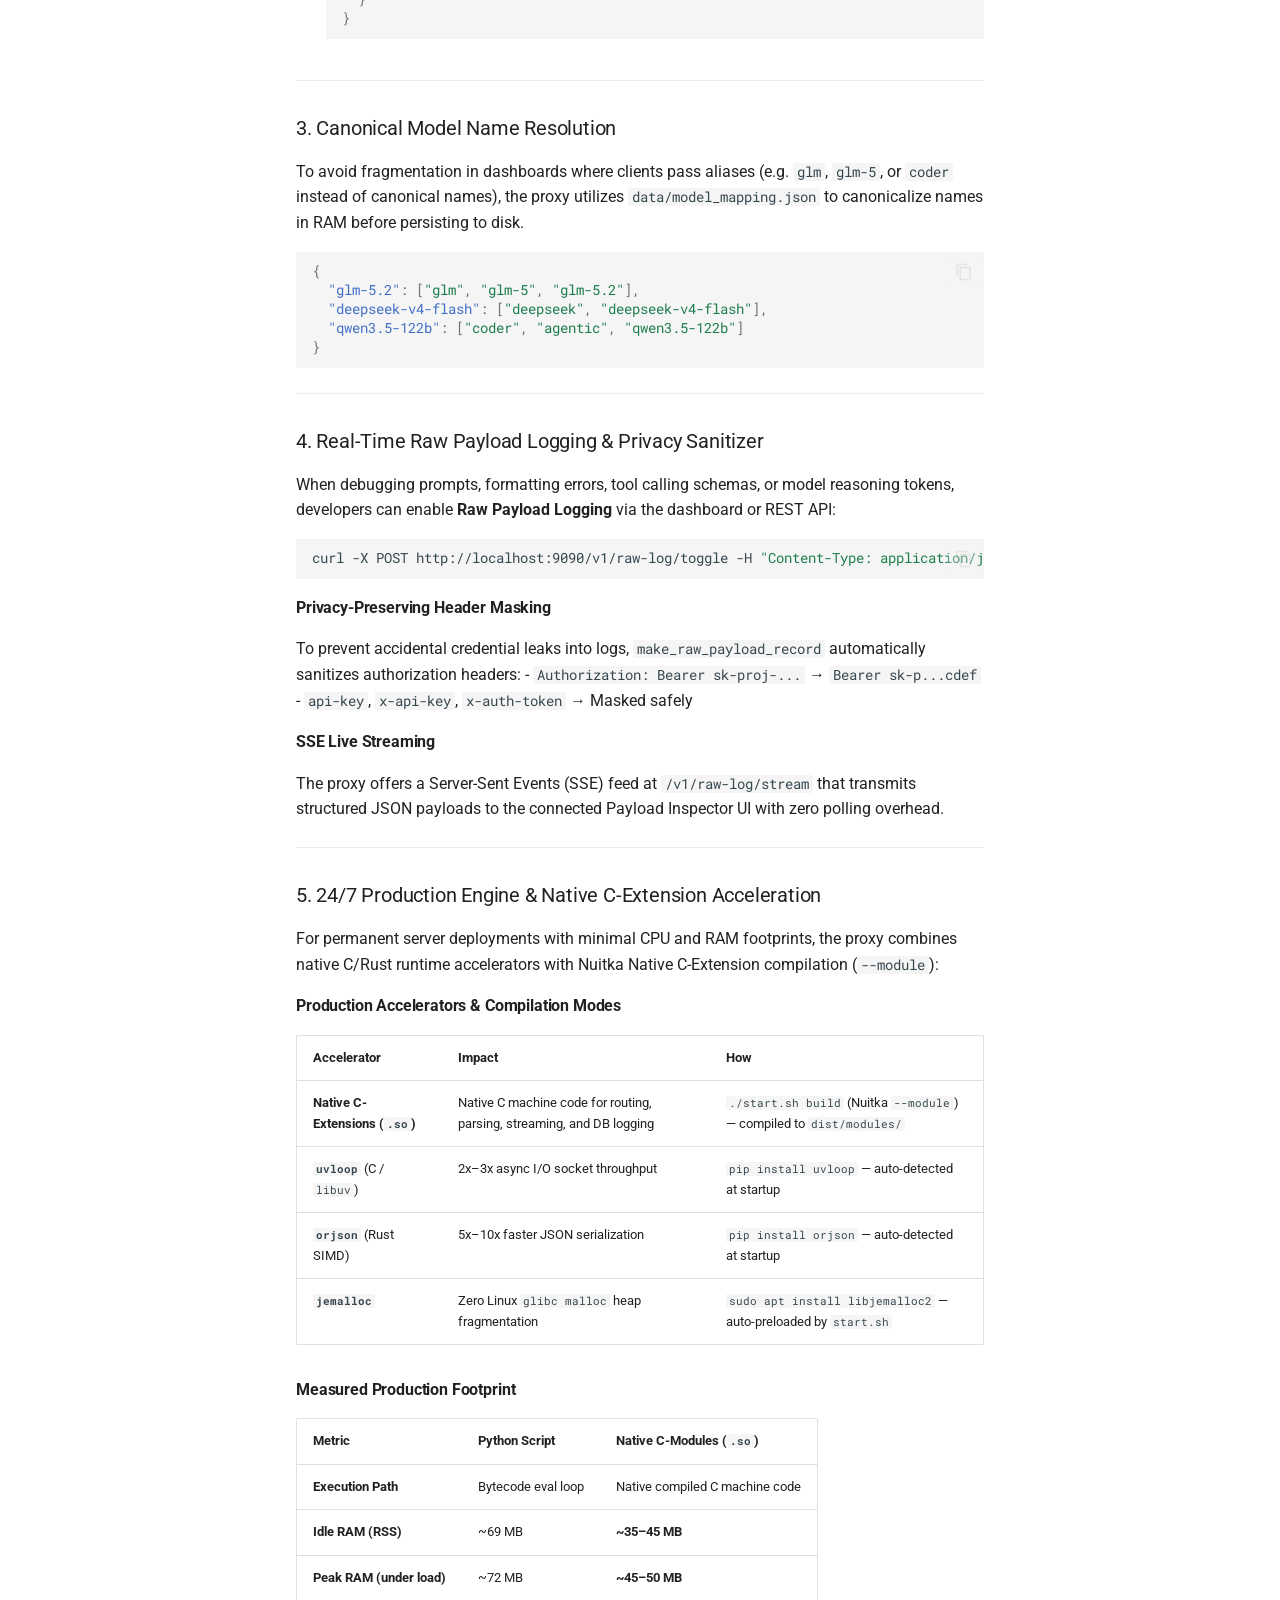
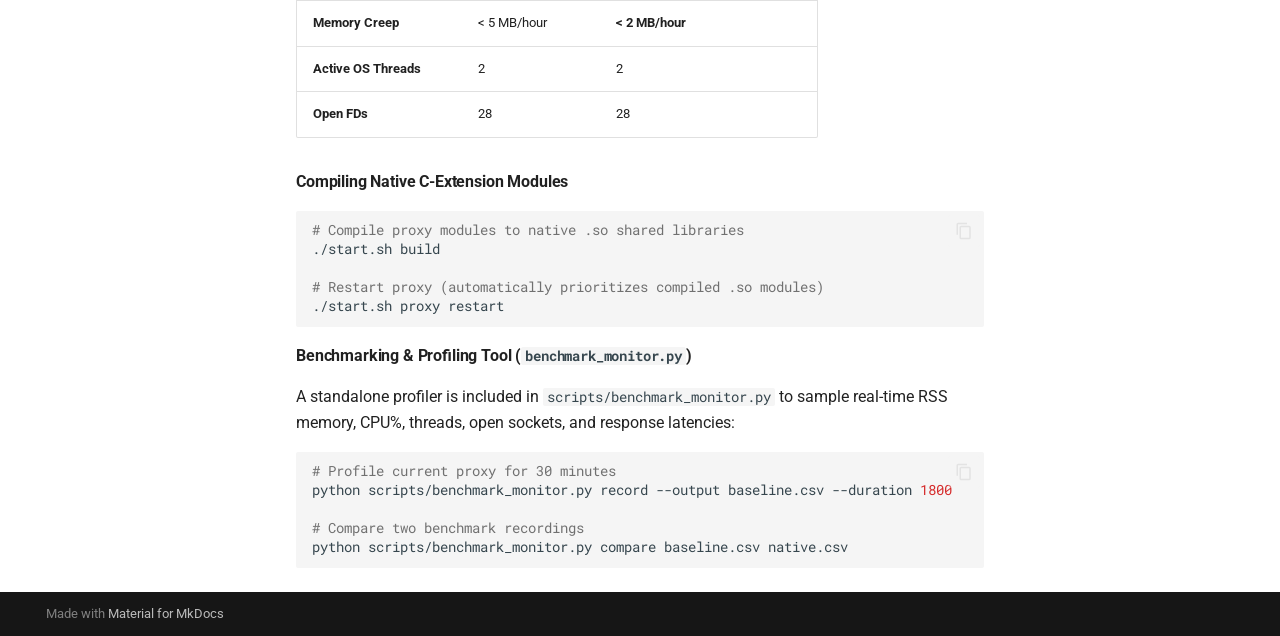
<file: proxy/index.html>
<!doctype html>
<html lang="en" class="no-js">
  <head>
    
      <meta charset="utf-8">
      <meta name="viewport" content="width=device-width,initial-scale=1">
      
        <meta name="description" content="High-performance reverse proxy and real-time observability suite for LLM APIs.">
      
      
        <meta name="author" content="YouFoundJK | Gemini Antigravity">
      
      
      
        <link rel="prev" href="../architecture/">
      
      
        <link rel="next" href="../dashboard/">
      
      
        
      
      
      <link rel="icon" href="../assets/images/favicon.png">
      <meta name="generator" content="mkdocs-1.6.1, mkdocs-material-9.7.7">
    
    
      
        <title>Proxy Gateway - LLM Telemetry Proxy & Dashboard</title>
      
    
    
      <link rel="stylesheet" href="../assets/stylesheets/main.ec1eaa64.min.css">
      
        
        <link rel="stylesheet" href="../assets/stylesheets/palette.ab4e12ef.min.css">
      
      


    
    
      
    
    
      
        
        
        <link rel="preconnect" href="https://fonts.gstatic.com" crossorigin>
        <link rel="stylesheet" href="https://fonts.googleapis.com/css?family=Roboto:300,300i,400,400i,700,700i%7CRoboto+Mono:400,400i,700,700i&display=fallback">
        <style>:root{--md-text-font:"Roboto";--md-code-font:"Roboto Mono"}</style>
      
    
    
    <script>__md_scope=new URL("..",location),__md_hash=e=>[...e].reduce(((e,_)=>(e<<5)-e+_.charCodeAt(0)),0),__md_get=(e,_=localStorage,t=__md_scope)=>JSON.parse(_.getItem(t.pathname+"."+e)),__md_set=(e,_,t=localStorage,a=__md_scope)=>{try{t.setItem(a.pathname+"."+e,JSON.stringify(_))}catch(e){}}</script>
    
      

    
    
  </head>
  
  
    
    
      
    
    
    
    
    <body dir="ltr" data-md-color-scheme="default" data-md-color-primary="indigo" data-md-color-accent="deep-purple">
  
    
    <input class="md-toggle" data-md-toggle="drawer" type="checkbox" id="__drawer" autocomplete="off">
    <input class="md-toggle" data-md-toggle="search" type="checkbox" id="__search" autocomplete="off">
    <label class="md-overlay" for="__drawer"></label>
    <div data-md-component="skip">
      
        
        <a href="#proxy-gateway" class="md-skip">
          Skip to content
        </a>
      
    </div>
    <div data-md-component="announce">
      
    </div>
    
    
      

<header class="md-header" data-md-component="header">
  <nav class="md-header__inner md-grid" aria-label="Header">
    <a href=".." title="LLM Telemetry Proxy &amp; Dashboard" class="md-header__button md-logo" aria-label="LLM Telemetry Proxy & Dashboard" data-md-component="logo">
      
  
  <svg xmlns="http://www.w3.org/2000/svg" viewBox="0 0 24 24"><path d="M12 8a3 3 0 0 0 3-3 3 3 0 0 0-3-3 3 3 0 0 0-3 3 3 3 0 0 0 3 3m0 3.54C9.64 9.35 6.5 8 3 8v11c3.5 0 6.64 1.35 9 3.54 2.36-2.19 5.5-3.54 9-3.54V8c-3.5 0-6.64 1.35-9 3.54"/></svg>

    </a>
    <label class="md-header__button md-icon" for="__drawer">
      
      <svg xmlns="http://www.w3.org/2000/svg" viewBox="0 0 24 24"><path d="M3 6h18v2H3zm0 5h18v2H3zm0 5h18v2H3z"/></svg>
    </label>
    <div class="md-header__title" data-md-component="header-title">
      <div class="md-header__ellipsis">
        <div class="md-header__topic">
          <span class="md-ellipsis">
            LLM Telemetry Proxy & Dashboard
          </span>
        </div>
        <div class="md-header__topic" data-md-component="header-topic">
          <span class="md-ellipsis">
            
              Proxy Gateway
            
          </span>
        </div>
      </div>
    </div>
    
      
        <form class="md-header__option" data-md-component="palette">
  
    
    
    
    <input class="md-option" data-md-color-media="" data-md-color-scheme="default" data-md-color-primary="indigo" data-md-color-accent="deep-purple"  aria-label="Switch to dark mode"  type="radio" name="__palette" id="__palette_0">
    
      <label class="md-header__button md-icon" title="Switch to dark mode" for="__palette_1" hidden>
        <svg xmlns="http://www.w3.org/2000/svg" viewBox="0 0 24 24"><path d="M12 8a4 4 0 0 0-4 4 4 4 0 0 0 4 4 4 4 0 0 0 4-4 4 4 0 0 0-4-4m0 10a6 6 0 0 1-6-6 6 6 0 0 1 6-6 6 6 0 0 1 6 6 6 6 0 0 1-6 6m8-9.31V4h-4.69L12 .69 8.69 4H4v4.69L.69 12 4 15.31V20h4.69L12 23.31 15.31 20H20v-4.69L23.31 12z"/></svg>
      </label>
    
  
    
    
    
    <input class="md-option" data-md-color-media="" data-md-color-scheme="slate" data-md-color-primary="indigo" data-md-color-accent="deep-purple"  aria-label="Switch to light mode"  type="radio" name="__palette" id="__palette_1">
    
      <label class="md-header__button md-icon" title="Switch to light mode" for="__palette_0" hidden>
        <svg xmlns="http://www.w3.org/2000/svg" viewBox="0 0 24 24"><path d="M12 18c-.89 0-1.74-.2-2.5-.55C11.56 16.5 13 14.42 13 12s-1.44-4.5-3.5-5.45C10.26 6.2 11.11 6 12 6a6 6 0 0 1 6 6 6 6 0 0 1-6 6m8-9.31V4h-4.69L12 .69 8.69 4H4v4.69L.69 12 4 15.31V20h4.69L12 23.31 15.31 20H20v-4.69L23.31 12z"/></svg>
      </label>
    
  
</form>
      
    
    
      <script>var palette=__md_get("__palette");if(palette&&palette.color){if("(prefers-color-scheme)"===palette.color.media){var media=matchMedia("(prefers-color-scheme: light)"),input=document.querySelector(media.matches?"[data-md-color-media='(prefers-color-scheme: light)']":"[data-md-color-media='(prefers-color-scheme: dark)']");palette.color.media=input.getAttribute("data-md-color-media"),palette.color.scheme=input.getAttribute("data-md-color-scheme"),palette.color.primary=input.getAttribute("data-md-color-primary"),palette.color.accent=input.getAttribute("data-md-color-accent")}for(var[key,value]of Object.entries(palette.color))document.body.setAttribute("data-md-color-"+key,value)}</script>
    
    
    
      
      
        <label class="md-header__button md-icon" for="__search">
          
          <svg xmlns="http://www.w3.org/2000/svg" viewBox="0 0 24 24"><path d="M9.5 3A6.5 6.5 0 0 1 16 9.5c0 1.61-.59 3.09-1.56 4.23l.27.27h.79l5 5-1.5 1.5-5-5v-.79l-.27-.27A6.52 6.52 0 0 1 9.5 16 6.5 6.5 0 0 1 3 9.5 6.5 6.5 0 0 1 9.5 3m0 2C7 5 5 7 5 9.5S7 14 9.5 14 14 12 14 9.5 12 5 9.5 5"/></svg>
        </label>
        <div class="md-search" data-md-component="search" role="dialog">
  <label class="md-search__overlay" for="__search"></label>
  <div class="md-search__inner" role="search">
    <form class="md-search__form" name="search">
      <input type="text" class="md-search__input" name="query" aria-label="Search" placeholder="Search" autocapitalize="off" autocorrect="off" autocomplete="off" spellcheck="false" data-md-component="search-query" required>
      <label class="md-search__icon md-icon" for="__search">
        
        <svg xmlns="http://www.w3.org/2000/svg" viewBox="0 0 24 24"><path d="M9.5 3A6.5 6.5 0 0 1 16 9.5c0 1.61-.59 3.09-1.56 4.23l.27.27h.79l5 5-1.5 1.5-5-5v-.79l-.27-.27A6.52 6.52 0 0 1 9.5 16 6.5 6.5 0 0 1 3 9.5 6.5 6.5 0 0 1 9.5 3m0 2C7 5 5 7 5 9.5S7 14 9.5 14 14 12 14 9.5 12 5 9.5 5"/></svg>
        
        <svg xmlns="http://www.w3.org/2000/svg" viewBox="0 0 24 24"><path d="M20 11v2H8l5.5 5.5-1.42 1.42L4.16 12l7.92-7.92L13.5 5.5 8 11z"/></svg>
      </label>
      <nav class="md-search__options" aria-label="Search">
        
        <button type="reset" class="md-search__icon md-icon" title="Clear" aria-label="Clear" tabindex="-1">
          
          <svg xmlns="http://www.w3.org/2000/svg" viewBox="0 0 24 24"><path d="M19 6.41 17.59 5 12 10.59 6.41 5 5 6.41 10.59 12 5 17.59 6.41 19 12 13.41 17.59 19 19 17.59 13.41 12z"/></svg>
        </button>
      </nav>
      
        <div class="md-search__suggest" data-md-component="search-suggest"></div>
      
    </form>
    <div class="md-search__output">
      <div class="md-search__scrollwrap" tabindex="0" data-md-scrollfix>
        <div class="md-search-result" data-md-component="search-result">
          <div class="md-search-result__meta">
            Initializing search
          </div>
          <ol class="md-search-result__list" role="presentation"></ol>
        </div>
      </div>
    </div>
  </div>
</div>
      
    
    
      <div class="md-header__source">
        <a href="https://github.com/YouFoundJK/LLM-Telemetry-Proxy" title="Go to repository" class="md-source" data-md-component="source">
  <div class="md-source__icon md-icon">
    
    <svg xmlns="http://www.w3.org/2000/svg" viewBox="0 0 448 512"><!--! Font Awesome Free 7.1.0 by @fontawesome - https://fontawesome.com License - https://fontawesome.com/license/free (Icons: CC BY 4.0, Fonts: SIL OFL 1.1, Code: MIT License) Copyright 2025 Fonticons, Inc.--><path d="M439.6 236.1 244 40.5c-5.4-5.5-12.8-8.5-20.4-8.5s-15 3-20.4 8.4L162.5 81l51.5 51.5c27.1-9.1 52.7 16.8 43.4 43.7l49.7 49.7c34.2-11.8 61.2 31 35.5 56.7-26.5 26.5-70.2-2.9-56-37.3L240.3 199v121.9c25.3 12.5 22.3 41.8 9.1 55-6.4 6.4-15.2 10.1-24.3 10.1s-17.8-3.6-24.3-10.1c-17.6-17.6-11.1-46.9 11.2-56v-123c-20.8-8.5-24.6-30.7-18.6-45L142.6 101 8.5 235.1C3 240.6 0 247.9 0 255.5s3 15 8.5 20.4l195.6 195.7c5.4 5.4 12.7 8.4 20.4 8.4s15-3 20.4-8.4l194.7-194.7c5.4-5.4 8.4-12.8 8.4-20.4s-3-15-8.4-20.4"/></svg>
  </div>
  <div class="md-source__repository">
    LLM-Telemetry-Proxy
  </div>
</a>
      </div>
    
  </nav>
  
</header>
    
    <div class="md-container" data-md-component="container">
      
      
        
          
            
<nav class="md-tabs" aria-label="Tabs" data-md-component="tabs">
  <div class="md-grid">
    <ul class="md-tabs__list">
      
        
  
  
  
  
    <li class="md-tabs__item">
      <a href=".." class="md-tabs__link">
        
  
  
    
  
  Overview

      </a>
    </li>
  

      
        
  
  
  
  
    <li class="md-tabs__item">
      <a href="../getting-started/" class="md-tabs__link">
        
  
  
    
  
  Getting Started

      </a>
    </li>
  

      
        
  
  
  
  
    <li class="md-tabs__item">
      <a href="../architecture/" class="md-tabs__link">
        
  
  
    
  
  Architecture & Design

      </a>
    </li>
  

      
        
  
  
  
    
  
  
    <li class="md-tabs__item md-tabs__item--active">
      <a href="./" class="md-tabs__link">
        
  
  
    
  
  Proxy Gateway

      </a>
    </li>
  

      
        
  
  
  
  
    <li class="md-tabs__item">
      <a href="../dashboard/" class="md-tabs__link">
        
  
  
    
  
  Analytics Dashboard

      </a>
    </li>
  

      
        
  
  
  
  
    <li class="md-tabs__item">
      <a href="../api-reference/" class="md-tabs__link">
        
  
  
    
  
  API Reference

      </a>
    </li>
  

      
        
  
  
  
  
    <li class="md-tabs__item">
      <a href="../maintenance/" class="md-tabs__link">
        
  
  
    
  
  Maintenance & Operations

      </a>
    </li>
  

      
    </ul>
  </div>
</nav>
          
        
      
      <main class="md-main" data-md-component="main">
        <div class="md-main__inner md-grid">
          
            
              
              <div class="md-sidebar md-sidebar--primary" data-md-component="sidebar" data-md-type="navigation" >
                <div class="md-sidebar__scrollwrap">
                  <div class="md-sidebar__inner">
                    


  


<nav class="md-nav md-nav--primary md-nav--lifted" aria-label="Navigation" data-md-level="0">
  <label class="md-nav__title" for="__drawer">
    <a href=".." title="LLM Telemetry Proxy &amp; Dashboard" class="md-nav__button md-logo" aria-label="LLM Telemetry Proxy & Dashboard" data-md-component="logo">
      
  
  <svg xmlns="http://www.w3.org/2000/svg" viewBox="0 0 24 24"><path d="M12 8a3 3 0 0 0 3-3 3 3 0 0 0-3-3 3 3 0 0 0-3 3 3 3 0 0 0 3 3m0 3.54C9.64 9.35 6.5 8 3 8v11c3.5 0 6.64 1.35 9 3.54 2.36-2.19 5.5-3.54 9-3.54V8c-3.5 0-6.64 1.35-9 3.54"/></svg>

    </a>
    LLM Telemetry Proxy & Dashboard
  </label>
  
    <div class="md-nav__source">
      <a href="https://github.com/YouFoundJK/LLM-Telemetry-Proxy" title="Go to repository" class="md-source" data-md-component="source">
  <div class="md-source__icon md-icon">
    
    <svg xmlns="http://www.w3.org/2000/svg" viewBox="0 0 448 512"><!--! Font Awesome Free 7.1.0 by @fontawesome - https://fontawesome.com License - https://fontawesome.com/license/free (Icons: CC BY 4.0, Fonts: SIL OFL 1.1, Code: MIT License) Copyright 2025 Fonticons, Inc.--><path d="M439.6 236.1 244 40.5c-5.4-5.5-12.8-8.5-20.4-8.5s-15 3-20.4 8.4L162.5 81l51.5 51.5c27.1-9.1 52.7 16.8 43.4 43.7l49.7 49.7c34.2-11.8 61.2 31 35.5 56.7-26.5 26.5-70.2-2.9-56-37.3L240.3 199v121.9c25.3 12.5 22.3 41.8 9.1 55-6.4 6.4-15.2 10.1-24.3 10.1s-17.8-3.6-24.3-10.1c-17.6-17.6-11.1-46.9 11.2-56v-123c-20.8-8.5-24.6-30.7-18.6-45L142.6 101 8.5 235.1C3 240.6 0 247.9 0 255.5s3 15 8.5 20.4l195.6 195.7c5.4 5.4 12.7 8.4 20.4 8.4s15-3 20.4-8.4l194.7-194.7c5.4-5.4 8.4-12.8 8.4-20.4s-3-15-8.4-20.4"/></svg>
  </div>
  <div class="md-source__repository">
    LLM-Telemetry-Proxy
  </div>
</a>
    </div>
  
  <ul class="md-nav__list" data-md-scrollfix>
    
      
      
  
  
  
  
    <li class="md-nav__item">
      <a href=".." class="md-nav__link">
        
  
  
  <span class="md-ellipsis">
    
  
    Overview
  

    
  </span>
  
  

      </a>
    </li>
  

    
      
      
  
  
  
  
    <li class="md-nav__item">
      <a href="../getting-started/" class="md-nav__link">
        
  
  
  <span class="md-ellipsis">
    
  
    Getting Started
  

    
  </span>
  
  

      </a>
    </li>
  

    
      
      
  
  
  
  
    <li class="md-nav__item">
      <a href="../architecture/" class="md-nav__link">
        
  
  
  <span class="md-ellipsis">
    
  
    Architecture & Design
  

    
  </span>
  
  

      </a>
    </li>
  

    
      
      
  
  
    
  
  
  
    <li class="md-nav__item md-nav__item--active">
      
      <input class="md-nav__toggle md-toggle" type="checkbox" id="__toc">
      
      
        
      
      
        <label class="md-nav__link md-nav__link--active" for="__toc">
          
  
  
  <span class="md-ellipsis">
    
  
    Proxy Gateway
  

    
  </span>
  
  

          <span class="md-nav__icon md-icon"></span>
        </label>
      
      <a href="./" class="md-nav__link md-nav__link--active">
        
  
  
  <span class="md-ellipsis">
    
  
    Proxy Gateway
  

    
  </span>
  
  

      </a>
      
        

<nav class="md-nav md-nav--secondary" aria-label="Table of contents">
  
  
  
    
  
  
    <label class="md-nav__title" for="__toc">
      <span class="md-nav__icon md-icon"></span>
      Table of contents
    </label>
    <ul class="md-nav__list" data-md-component="toc" data-md-scrollfix>
      
        <li class="md-nav__item">
  <a href="#core-capabilities" class="md-nav__link">
    <span class="md-ellipsis">
      
        ⚙ Core Capabilities
      
    </span>
  </a>
  
    <nav class="md-nav" aria-label="⚙ Core Capabilities">
      <ul class="md-nav__list">
        
          <li class="md-nav__item">
  <a href="#1-adaptive-rate-limiting-concurrency-control" class="md-nav__link">
    <span class="md-ellipsis">
      
        1. Adaptive Rate Limiting &amp; Concurrency Control
      
    </span>
  </a>
  
</li>
        
          <li class="md-nav__item">
  <a href="#2-rolling-24-hour-token-budget-supervisor" class="md-nav__link">
    <span class="md-ellipsis">
      
        2. Rolling 24-Hour Token Budget Supervisor
      
    </span>
  </a>
  
</li>
        
          <li class="md-nav__item">
  <a href="#3-canonical-model-name-resolution" class="md-nav__link">
    <span class="md-ellipsis">
      
        3. Canonical Model Name Resolution
      
    </span>
  </a>
  
</li>
        
          <li class="md-nav__item">
  <a href="#4-real-time-raw-payload-logging-privacy-sanitizer" class="md-nav__link">
    <span class="md-ellipsis">
      
        4. Real-Time Raw Payload Logging &amp; Privacy Sanitizer
      
    </span>
  </a>
  
    <nav class="md-nav" aria-label="4. Real-Time Raw Payload Logging &amp; Privacy Sanitizer">
      <ul class="md-nav__list">
        
          <li class="md-nav__item">
  <a href="#privacy-preserving-header-masking" class="md-nav__link">
    <span class="md-ellipsis">
      
        Privacy-Preserving Header Masking
      
    </span>
  </a>
  
</li>
        
          <li class="md-nav__item">
  <a href="#sse-live-streaming" class="md-nav__link">
    <span class="md-ellipsis">
      
        SSE Live Streaming
      
    </span>
  </a>
  
</li>
        
      </ul>
    </nav>
  
</li>
        
          <li class="md-nav__item">
  <a href="#5-247-production-engine-native-c-extension-acceleration" class="md-nav__link">
    <span class="md-ellipsis">
      
        5. 24/7 Production Engine &amp; Native C-Extension Acceleration
      
    </span>
  </a>
  
    <nav class="md-nav" aria-label="5. 24/7 Production Engine &amp; Native C-Extension Acceleration">
      <ul class="md-nav__list">
        
          <li class="md-nav__item">
  <a href="#production-accelerators-compilation-modes" class="md-nav__link">
    <span class="md-ellipsis">
      
        Production Accelerators &amp; Compilation Modes
      
    </span>
  </a>
  
</li>
        
          <li class="md-nav__item">
  <a href="#measured-production-footprint" class="md-nav__link">
    <span class="md-ellipsis">
      
        Measured Production Footprint
      
    </span>
  </a>
  
</li>
        
          <li class="md-nav__item">
  <a href="#compiling-native-c-extension-modules" class="md-nav__link">
    <span class="md-ellipsis">
      
        Compiling Native C-Extension Modules
      
    </span>
  </a>
  
</li>
        
          <li class="md-nav__item">
  <a href="#benchmarking-profiling-tool-benchmark_monitorpy" class="md-nav__link">
    <span class="md-ellipsis">
      
        Benchmarking &amp; Profiling Tool (benchmark_monitor.py)
      
    </span>
  </a>
  
</li>
        
      </ul>
    </nav>
  
</li>
        
      </ul>
    </nav>
  
</li>
      
    </ul>
  
</nav>
      
    </li>
  

    
      
      
  
  
  
  
    <li class="md-nav__item">
      <a href="../dashboard/" class="md-nav__link">
        
  
  
  <span class="md-ellipsis">
    
  
    Analytics Dashboard
  

    
  </span>
  
  

      </a>
    </li>
  

    
      
      
  
  
  
  
    <li class="md-nav__item">
      <a href="../api-reference/" class="md-nav__link">
        
  
  
  <span class="md-ellipsis">
    
  
    API Reference
  

    
  </span>
  
  

      </a>
    </li>
  

    
      
      
  
  
  
  
    <li class="md-nav__item">
      <a href="../maintenance/" class="md-nav__link">
        
  
  
  <span class="md-ellipsis">
    
  
    Maintenance & Operations
  

    
  </span>
  
  

      </a>
    </li>
  

    
  </ul>
</nav>
                  </div>
                </div>
              </div>
            
            
              
              <div class="md-sidebar md-sidebar--secondary" data-md-component="sidebar" data-md-type="toc" >
                <div class="md-sidebar__scrollwrap">
                  <div class="md-sidebar__inner">
                    

<nav class="md-nav md-nav--secondary" aria-label="Table of contents">
  
  
  
    
  
  
    <label class="md-nav__title" for="__toc">
      <span class="md-nav__icon md-icon"></span>
      Table of contents
    </label>
    <ul class="md-nav__list" data-md-component="toc" data-md-scrollfix>
      
        <li class="md-nav__item">
  <a href="#core-capabilities" class="md-nav__link">
    <span class="md-ellipsis">
      
        ⚙ Core Capabilities
      
    </span>
  </a>
  
    <nav class="md-nav" aria-label="⚙ Core Capabilities">
      <ul class="md-nav__list">
        
          <li class="md-nav__item">
  <a href="#1-adaptive-rate-limiting-concurrency-control" class="md-nav__link">
    <span class="md-ellipsis">
      
        1. Adaptive Rate Limiting &amp; Concurrency Control
      
    </span>
  </a>
  
</li>
        
          <li class="md-nav__item">
  <a href="#2-rolling-24-hour-token-budget-supervisor" class="md-nav__link">
    <span class="md-ellipsis">
      
        2. Rolling 24-Hour Token Budget Supervisor
      
    </span>
  </a>
  
</li>
        
          <li class="md-nav__item">
  <a href="#3-canonical-model-name-resolution" class="md-nav__link">
    <span class="md-ellipsis">
      
        3. Canonical Model Name Resolution
      
    </span>
  </a>
  
</li>
        
          <li class="md-nav__item">
  <a href="#4-real-time-raw-payload-logging-privacy-sanitizer" class="md-nav__link">
    <span class="md-ellipsis">
      
        4. Real-Time Raw Payload Logging &amp; Privacy Sanitizer
      
    </span>
  </a>
  
    <nav class="md-nav" aria-label="4. Real-Time Raw Payload Logging &amp; Privacy Sanitizer">
      <ul class="md-nav__list">
        
          <li class="md-nav__item">
  <a href="#privacy-preserving-header-masking" class="md-nav__link">
    <span class="md-ellipsis">
      
        Privacy-Preserving Header Masking
      
    </span>
  </a>
  
</li>
        
          <li class="md-nav__item">
  <a href="#sse-live-streaming" class="md-nav__link">
    <span class="md-ellipsis">
      
        SSE Live Streaming
      
    </span>
  </a>
  
</li>
        
      </ul>
    </nav>
  
</li>
        
          <li class="md-nav__item">
  <a href="#5-247-production-engine-native-c-extension-acceleration" class="md-nav__link">
    <span class="md-ellipsis">
      
        5. 24/7 Production Engine &amp; Native C-Extension Acceleration
      
    </span>
  </a>
  
    <nav class="md-nav" aria-label="5. 24/7 Production Engine &amp; Native C-Extension Acceleration">
      <ul class="md-nav__list">
        
          <li class="md-nav__item">
  <a href="#production-accelerators-compilation-modes" class="md-nav__link">
    <span class="md-ellipsis">
      
        Production Accelerators &amp; Compilation Modes
      
    </span>
  </a>
  
</li>
        
          <li class="md-nav__item">
  <a href="#measured-production-footprint" class="md-nav__link">
    <span class="md-ellipsis">
      
        Measured Production Footprint
      
    </span>
  </a>
  
</li>
        
          <li class="md-nav__item">
  <a href="#compiling-native-c-extension-modules" class="md-nav__link">
    <span class="md-ellipsis">
      
        Compiling Native C-Extension Modules
      
    </span>
  </a>
  
</li>
        
          <li class="md-nav__item">
  <a href="#benchmarking-profiling-tool-benchmark_monitorpy" class="md-nav__link">
    <span class="md-ellipsis">
      
        Benchmarking &amp; Profiling Tool (benchmark_monitor.py)
      
    </span>
  </a>
  
</li>
        
      </ul>
    </nav>
  
</li>
        
      </ul>
    </nav>
  
</li>
      
    </ul>
  
</nav>
                  </div>
                </div>
              </div>
            
          
          
            <div class="md-content" data-md-component="content">
              
              <article class="md-content__inner md-typeset">
                
                  


  
  


<h1 id="proxy-gateway">Proxy Gateway</h1>
<p>The <strong>LLM Telemetry Proxy</strong> is an asynchronous reverse proxy built with Python <code>aiohttp</code>. It forwards requests transparently while calculating metrics, managing concurrency, and enforcing safety policies.</p>
<hr />
<h2 id="core-capabilities">⚙ Core Capabilities</h2>
<h3 id="1-adaptive-rate-limiting-concurrency-control">1. Adaptive Rate Limiting &amp; Concurrency Control</h3>
<p>Many upstream LLM providers (or private clusters) enforce strict concurrent request limits per API key or tenant (e.g., maximum 4 parallel requests). When client code fires parallel async queries, this often results in <code>429 Too Many Requests</code> errors or connection teardown race conditions.</p>
<p>The proxy utilizes an asynchronous FIFO concurrency manager with slot cooldown gating and transparent 429 auto-retries:</p>
<ul>
<li><strong>Strict Max Concurrency</strong>: Gated by <code>UpstreamConcurrencyLimiter</code> (default <code>4</code>, configurable via <code>--max-concurrent</code> or <code>MAX_CONCURRENT</code>).</li>
<li><strong>Slot Cooldown Gap (50ms)</strong>: When active concurrency is maxed out and queued requests are waiting, a small cooldown gap (<code>--slot-cooldown-ms 50</code> or <code>CONCURRENCY_SLOT_COOLDOWN_MS</code>) is strictly enforced when releasing a slot before admitting the next queued request. This ensures upstream TCP sockets, reverse proxy gateways, and vLLM/engine sequence teardown complete cleanly before the next request arrives.</li>
<li><strong>Opt-in 429 Auto-Retry with Exponential Backoff</strong>: By default (<code>--retry-429-max 0</code>), upstream 429 responses are passed directly to the caller and logged to SQLite immediately to preserve 100% telemetry fidelity and avoid compounding retries with downstream agents (e.g. Hermes). If desired for dumb scripts, passing <code>--retry-429-max N</code> enables automatic exponential backoff retries with jitter before failing.</li>
</ul>
<hr />
<h3 id="2-rolling-24-hour-token-budget-supervisor">2. Rolling 24-Hour Token Budget Supervisor</h3>
<p>The proxy provides hard token consumption caps to prevent runaway agent loops from exhausting monthly quotas or incurring unexpected bills.</p>
<ul>
<li><strong>Default Cap</strong>: 480,000,000 tokens / 24 hours (configurable via <code>DAILY_TOKEN_LIMIT</code>).</li>
<li><strong>Rolling Window</strong>: Token usage is calculated across a continuous 86,400-second window.</li>
<li><strong>Persistent State Across Restarts</strong>: </li>
<li>Restores active usage from <code>data/llm_telemetry.db</code> and fallback snapshots in <code>data/token_budget.json</code>.</li>
<li><strong>Response Headers</strong>:
  <div class="language-http highlight"><pre><span></span><code><span id="__span-0-1"><a id="__codelineno-0-1" name="__codelineno-0-1" href="#__codelineno-0-1"></a><span class="err">X-Token-Budget-Used: 12450000</span>
</span><span id="__span-0-2"><a id="__codelineno-0-2" name="__codelineno-0-2" href="#__codelineno-0-2"></a><span class="err">X-Token-Budget-Remaining: 467550000</span>
</span><span id="__span-0-3"><a id="__codelineno-0-3" name="__codelineno-0-3" href="#__codelineno-0-3"></a><span class="err">X-Token-Budget-Percentage: 2.59</span>
</span><span id="__span-0-4"><a id="__codelineno-0-4" name="__codelineno-0-4" href="#__codelineno-0-4"></a><span class="err">X-Token-Budget-Limit: 480000000</span>
</span></code></pre></div></li>
<li><strong>Rejection Behavior</strong>: If the cap is reached, requests are safely rejected with HTTP 429 and a descriptive JSON payload:
  <div class="language-json highlight"><pre><span></span><code><span id="__span-1-1"><a id="__codelineno-1-1" name="__codelineno-1-1" href="#__codelineno-1-1"></a><span class="p">{</span>
</span><span id="__span-1-2"><a id="__codelineno-1-2" name="__codelineno-1-2" href="#__codelineno-1-2"></a><span class="w">  </span><span class="nt">"error"</span><span class="p">:</span><span class="w"> </span><span class="p">{</span>
</span><span id="__span-1-3"><a id="__codelineno-1-3" name="__codelineno-1-3" href="#__codelineno-1-3"></a><span class="w">    </span><span class="nt">"type"</span><span class="p">:</span><span class="w"> </span><span class="s2">"token_budget_exceeded"</span><span class="p">,</span>
</span><span id="__span-1-4"><a id="__codelineno-1-4" name="__codelineno-1-4" href="#__codelineno-1-4"></a><span class="w">    </span><span class="nt">"message"</span><span class="p">:</span><span class="w"> </span><span class="s2">"🚫 DAILY TOKEN BUDGET EXCEEDED\nUsed: 480,120,000 tokens (100.0% of daily limit)..."</span>
</span><span id="__span-1-5"><a id="__codelineno-1-5" name="__codelineno-1-5" href="#__codelineno-1-5"></a><span class="w">  </span><span class="p">}</span>
</span><span id="__span-1-6"><a id="__codelineno-1-6" name="__codelineno-1-6" href="#__codelineno-1-6"></a><span class="p">}</span>
</span></code></pre></div></li>
</ul>
<hr />
<h3 id="3-canonical-model-name-resolution">3. Canonical Model Name Resolution</h3>
<p>To avoid fragmentation in dashboards where clients pass aliases (e.g. <code>glm</code>, <code>glm-5</code>, or <code>coder</code> instead of canonical names), the proxy utilizes <code>data/model_mapping.json</code> to canonicalize names in RAM before persisting to disk.</p>
<div class="language-json highlight"><pre><span></span><code><span id="__span-2-1"><a id="__codelineno-2-1" name="__codelineno-2-1" href="#__codelineno-2-1"></a><span class="p">{</span>
</span><span id="__span-2-2"><a id="__codelineno-2-2" name="__codelineno-2-2" href="#__codelineno-2-2"></a><span class="w">  </span><span class="nt">"glm-5.2"</span><span class="p">:</span><span class="w"> </span><span class="p">[</span><span class="s2">"glm"</span><span class="p">,</span><span class="w"> </span><span class="s2">"glm-5"</span><span class="p">,</span><span class="w"> </span><span class="s2">"glm-5.2"</span><span class="p">],</span>
</span><span id="__span-2-3"><a id="__codelineno-2-3" name="__codelineno-2-3" href="#__codelineno-2-3"></a><span class="w">  </span><span class="nt">"deepseek-v4-flash"</span><span class="p">:</span><span class="w"> </span><span class="p">[</span><span class="s2">"deepseek"</span><span class="p">,</span><span class="w"> </span><span class="s2">"deepseek-v4-flash"</span><span class="p">],</span>
</span><span id="__span-2-4"><a id="__codelineno-2-4" name="__codelineno-2-4" href="#__codelineno-2-4"></a><span class="w">  </span><span class="nt">"qwen3.5-122b"</span><span class="p">:</span><span class="w"> </span><span class="p">[</span><span class="s2">"coder"</span><span class="p">,</span><span class="w"> </span><span class="s2">"agentic"</span><span class="p">,</span><span class="w"> </span><span class="s2">"qwen3.5-122b"</span><span class="p">]</span>
</span><span id="__span-2-5"><a id="__codelineno-2-5" name="__codelineno-2-5" href="#__codelineno-2-5"></a><span class="p">}</span>
</span></code></pre></div>
<hr />
<h3 id="4-real-time-raw-payload-logging-privacy-sanitizer">4. Real-Time Raw Payload Logging &amp; Privacy Sanitizer</h3>
<p>When debugging prompts, formatting errors, tool calling schemas, or model reasoning tokens, developers can enable <strong>Raw Payload Logging</strong> via the dashboard or REST API:</p>
<div class="language-bash highlight"><pre><span></span><code><span id="__span-3-1"><a id="__codelineno-3-1" name="__codelineno-3-1" href="#__codelineno-3-1"></a>curl<span class="w"> </span>-X<span class="w"> </span>POST<span class="w"> </span>http://localhost:9090/v1/raw-log/toggle<span class="w"> </span>-H<span class="w"> </span><span class="s2">"Content-Type: application/json"</span><span class="w"> </span>-d<span class="w"> </span><span class="s1">'{"enabled": true}'</span>
</span></code></pre></div>
<h4 id="privacy-preserving-header-masking">Privacy-Preserving Header Masking</h4>
<p>To prevent accidental credential leaks into logs, <code>make_raw_payload_record</code> automatically sanitizes authorization headers:
- <code>Authorization: Bearer sk-proj-...</code> &rarr; <code>Bearer sk-p...cdef</code>
- <code>api-key</code>, <code>x-api-key</code>, <code>x-auth-token</code> &rarr; Masked safely</p>
<h4 id="sse-live-streaming">SSE Live Streaming</h4>
<p>The proxy offers a Server-Sent Events (SSE) feed at <code>/v1/raw-log/stream</code> that transmits structured JSON payloads to the connected Payload Inspector UI with zero polling overhead.</p>
<hr />
<h3 id="5-247-production-engine-native-c-extension-acceleration">5. 24/7 Production Engine &amp; Native C-Extension Acceleration</h3>
<p>For permanent server deployments with minimal CPU and RAM footprints, the proxy combines native C/Rust runtime accelerators with Nuitka Native C-Extension compilation (<code>--module</code>):</p>
<h4 id="production-accelerators-compilation-modes">Production Accelerators &amp; Compilation Modes</h4>
<table>
<thead>
<tr>
<th style="text-align: left;">Accelerator</th>
<th style="text-align: left;">Impact</th>
<th style="text-align: left;">How</th>
</tr>
</thead>
<tbody>
<tr>
<td style="text-align: left;"><strong>Native C-Extensions (<code>.so</code>)</strong></td>
<td style="text-align: left;">Native C machine code for routing, parsing, streaming, and DB logging</td>
<td style="text-align: left;"><code>./start.sh build</code> (Nuitka <code>--module</code>) — compiled to <code>dist/modules/</code></td>
</tr>
<tr>
<td style="text-align: left;"><strong><code>uvloop</code></strong> (C / <code>libuv</code>)</td>
<td style="text-align: left;">2x–3x async I/O socket throughput</td>
<td style="text-align: left;"><code>pip install uvloop</code> — auto-detected at startup</td>
</tr>
<tr>
<td style="text-align: left;"><strong><code>orjson</code></strong> (Rust SIMD)</td>
<td style="text-align: left;">5x–10x faster JSON serialization</td>
<td style="text-align: left;"><code>pip install orjson</code> — auto-detected at startup</td>
</tr>
<tr>
<td style="text-align: left;"><strong><code>jemalloc</code></strong></td>
<td style="text-align: left;">Zero Linux <code>glibc malloc</code> heap fragmentation</td>
<td style="text-align: left;"><code>sudo apt install libjemalloc2</code> — auto-preloaded by <code>start.sh</code></td>
</tr>
</tbody>
</table>
<h4 id="measured-production-footprint">Measured Production Footprint</h4>
<table>
<thead>
<tr>
<th style="text-align: left;">Metric</th>
<th style="text-align: left;">Python Script</th>
<th style="text-align: left;">Native C-Modules (<code>.so</code>)</th>
</tr>
</thead>
<tbody>
<tr>
<td style="text-align: left;"><strong>Execution Path</strong></td>
<td style="text-align: left;">Bytecode eval loop</td>
<td style="text-align: left;">Native compiled C machine code</td>
</tr>
<tr>
<td style="text-align: left;"><strong>Idle RAM (RSS)</strong></td>
<td style="text-align: left;">~69 MB</td>
<td style="text-align: left;"><strong>~35–45 MB</strong></td>
</tr>
<tr>
<td style="text-align: left;"><strong>Peak RAM (under load)</strong></td>
<td style="text-align: left;">~72 MB</td>
<td style="text-align: left;"><strong>~45–50 MB</strong></td>
</tr>
<tr>
<td style="text-align: left;"><strong>Memory Creep</strong></td>
<td style="text-align: left;">&lt; 5 MB/hour</td>
<td style="text-align: left;"><strong>&lt; 2 MB/hour</strong></td>
</tr>
<tr>
<td style="text-align: left;"><strong>Active OS Threads</strong></td>
<td style="text-align: left;">2</td>
<td style="text-align: left;">2</td>
</tr>
<tr>
<td style="text-align: left;"><strong>Open FDs</strong></td>
<td style="text-align: left;">28</td>
<td style="text-align: left;">28</td>
</tr>
</tbody>
</table>
<h4 id="compiling-native-c-extension-modules">Compiling Native C-Extension Modules</h4>
<div class="language-bash highlight"><pre><span></span><code><span id="__span-4-1"><a id="__codelineno-4-1" name="__codelineno-4-1" href="#__codelineno-4-1"></a><span class="c1"># Compile proxy modules to native .so shared libraries</span>
</span><span id="__span-4-2"><a id="__codelineno-4-2" name="__codelineno-4-2" href="#__codelineno-4-2"></a>./start.sh<span class="w"> </span>build
</span><span id="__span-4-3"><a id="__codelineno-4-3" name="__codelineno-4-3" href="#__codelineno-4-3"></a>
</span><span id="__span-4-4"><a id="__codelineno-4-4" name="__codelineno-4-4" href="#__codelineno-4-4"></a><span class="c1"># Restart proxy (automatically prioritizes compiled .so modules)</span>
</span><span id="__span-4-5"><a id="__codelineno-4-5" name="__codelineno-4-5" href="#__codelineno-4-5"></a>./start.sh<span class="w"> </span>proxy<span class="w"> </span>restart
</span></code></pre></div>
<h4 id="benchmarking-profiling-tool-benchmark_monitorpy">Benchmarking &amp; Profiling Tool (<code>benchmark_monitor.py</code>)</h4>
<p>A standalone profiler is included in <code>scripts/benchmark_monitor.py</code> to sample real-time RSS memory, CPU%, threads, open sockets, and response latencies:</p>
<div class="language-bash highlight"><pre><span></span><code><span id="__span-5-1"><a id="__codelineno-5-1" name="__codelineno-5-1" href="#__codelineno-5-1"></a><span class="c1"># Profile current proxy for 30 minutes</span>
</span><span id="__span-5-2"><a id="__codelineno-5-2" name="__codelineno-5-2" href="#__codelineno-5-2"></a>python<span class="w"> </span>scripts/benchmark_monitor.py<span class="w"> </span>record<span class="w"> </span>--output<span class="w"> </span>baseline.csv<span class="w"> </span>--duration<span class="w"> </span><span class="m">1800</span>
</span><span id="__span-5-3"><a id="__codelineno-5-3" name="__codelineno-5-3" href="#__codelineno-5-3"></a>
</span><span id="__span-5-4"><a id="__codelineno-5-4" name="__codelineno-5-4" href="#__codelineno-5-4"></a><span class="c1"># Compare two benchmark recordings</span>
</span><span id="__span-5-5"><a id="__codelineno-5-5" name="__codelineno-5-5" href="#__codelineno-5-5"></a>python<span class="w"> </span>scripts/benchmark_monitor.py<span class="w"> </span>compare<span class="w"> </span>baseline.csv<span class="w"> </span>native.csv
</span></code></pre></div>












                
              </article>
            </div>
          
          
<script>var target=document.getElementById(location.hash.slice(1));target&&target.name&&(target.checked=target.name.startsWith("__tabbed_"))</script>
        </div>
        
          <button type="button" class="md-top md-icon" data-md-component="top" hidden>
  
  <svg xmlns="http://www.w3.org/2000/svg" viewBox="0 0 24 24"><path d="M13 20h-2V8l-5.5 5.5-1.42-1.42L12 4.16l7.92 7.92-1.42 1.42L13 8z"/></svg>
  Back to top
</button>
        
      </main>
      
        <footer class="md-footer">
  
  <div class="md-footer-meta md-typeset">
    <div class="md-footer-meta__inner md-grid">
      <div class="md-copyright">
  
  
    Made with
    <a href="https://squidfunk.github.io/mkdocs-material/" target="_blank" rel="noopener">
      Material for MkDocs
    </a>
  
</div>
      
    </div>
  </div>
</footer>
      
    </div>
    <div class="md-dialog" data-md-component="dialog">
      <div class="md-dialog__inner md-typeset"></div>
    </div>
    
    
    
      
      
      <script id="__config" type="application/json">{"annotate": null, "base": "..", "features": ["navigation.tabs", "navigation.sections", "navigation.expand", "navigation.top", "navigation.indexes", "content.code.copy", "content.code.annotate", "search.suggest", "search.highlight"], "search": "../assets/javascripts/workers/search.2c215733.min.js", "tags": null, "translations": {"clipboard.copied": "Copied to clipboard", "clipboard.copy": "Copy to clipboard", "search.result.more.one": "1 more on this page", "search.result.more.other": "# more on this page", "search.result.none": "No matching documents", "search.result.one": "1 matching document", "search.result.other": "# matching documents", "search.result.placeholder": "Type to start searching", "search.result.term.missing": "Missing", "select.version": "Select version"}, "version": null}</script>
    
    
      <script src="../assets/javascripts/bundle.d7400e89.min.js"></script>
      
    
  </body>
</html>
</file>
<file: assets/stylesheets/main.ec1eaa64.min.css>
@charset "UTF-8";html{-webkit-text-size-adjust:none;-moz-text-size-adjust:none;text-size-adjust:none;box-sizing:border-box}*,:after,:before{box-sizing:inherit}@media (prefers-reduced-motion){*,:after,:before{transition:none!important}}body{margin:0}a,button,input,label{-webkit-tap-highlight-color:transparent}a{color:inherit;text-decoration:none}hr{border:0;box-sizing:initial;display:block;height:.05rem;overflow:visible;padding:0}small{font-size:80%}sub,sup{line-height:1em}img{border-style:none}table{border-collapse:initial;border-spacing:0}td,th{font-weight:400;vertical-align:top}button{background:#0000;border:0;font-family:inherit;font-size:inherit;margin:0;padding:0}input{border:0;outline:none}:root{--md-primary-fg-color:#4051b5;--md-primary-fg-color--light:#5d6cc0;--md-primary-fg-color--dark:#303fa1;--md-primary-bg-color:#fff;--md-primary-bg-color--light:#ffffffb3;--md-accent-fg-color:#526cfe;--md-accent-fg-color--transparent:#526cfe1a;--md-accent-bg-color:#fff;--md-accent-bg-color--light:#ffffffb3}[data-md-color-scheme=default]{color-scheme:light}[data-md-color-scheme=default] img[src$="#gh-dark-mode-only"],[data-md-color-scheme=default] img[src$="#only-dark"]{display:none}:root,[data-md-color-scheme=default]{--md-hue:225deg;--md-default-fg-color:#000000de;--md-default-fg-color--light:#0000008a;--md-default-fg-color--lighter:#00000052;--md-default-fg-color--lightest:#00000012;--md-default-bg-color:#fff;--md-default-bg-color--light:#ffffffb3;--md-default-bg-color--lighter:#ffffff4d;--md-default-bg-color--lightest:#ffffff1f;--md-code-fg-color:#36464e;--md-code-bg-color:#f5f5f5;--md-code-bg-color--light:#f5f5f5b3;--md-code-bg-color--lighter:#f5f5f54d;--md-code-hl-color:#4287ff;--md-code-hl-color--light:#4287ff1a;--md-code-hl-number-color:#d52a2a;--md-code-hl-special-color:#db1457;--md-code-hl-function-color:#a846b9;--md-code-hl-constant-color:#6e59d9;--md-code-hl-keyword-color:#3f6ec6;--md-code-hl-string-color:#1c7d4d;--md-code-hl-name-color:var(--md-code-fg-color);--md-code-hl-operator-color:var(--md-default-fg-color--light);--md-code-hl-punctuation-color:var(--md-default-fg-color--light);--md-code-hl-comment-color:var(--md-default-fg-color--light);--md-code-hl-generic-color:var(--md-default-fg-color--light);--md-code-hl-variable-color:var(--md-default-fg-color--light);--md-typeset-color:var(--md-default-fg-color);--md-typeset-a-color:var(--md-primary-fg-color);--md-typeset-del-color:#f5503d26;--md-typeset-ins-color:#0bd57026;--md-typeset-kbd-color:#fafafa;--md-typeset-kbd-accent-color:#fff;--md-typeset-kbd-border-color:#b8b8b8;--md-typeset-mark-color:#ffff0080;--md-typeset-table-color:#0000001f;--md-typeset-table-color--light:rgba(0,0,0,.035);--md-admonition-fg-color:var(--md-default-fg-color);--md-admonition-bg-color:var(--md-default-bg-color);--md-warning-fg-color:#000000de;--md-warning-bg-color:#ff9;--md-footer-fg-color:#fff;--md-footer-fg-color--light:#ffffffb3;--md-footer-fg-color--lighter:#ffffff73;--md-footer-bg-color:#000000de;--md-footer-bg-color--dark:#00000052;--md-shadow-z1:0 0.2rem 0.5rem #0000000d,0 0 0.05rem #0000001a;--md-shadow-z2:0 0.2rem 0.5rem #0000001a,0 0 0.05rem #00000040;--md-shadow-z3:0 0.2rem 0.5rem #0003,0 0 0.05rem #00000059}.md-icon svg{fill:currentcolor;display:block;height:1.2rem;width:1.2rem}body{-webkit-font-smoothing:antialiased;-moz-osx-font-smoothing:grayscale;--md-text-font-family:var(--md-text-font,_),-apple-system,BlinkMacSystemFont,Helvetica,Arial,sans-serif;--md-code-font-family:var(--md-code-font,_),SFMono-Regular,Consolas,Menlo,monospace}aside,body,input{font-feature-settings:"kern","liga";color:var(--md-typeset-color);font-family:var(--md-text-font-family)}code,kbd,pre{font-feature-settings:"kern";font-family:var(--md-code-font-family)}:root{--md-typeset-table-sort-icon:url('data:image/svg+xml;charset=utf-8,<svg xmlns="http://www.w3.org/2000/svg" viewBox="0 0 24 24"><path d="m18 21-4-4h3V7h-3l4-4 4 4h-3v10h3M2 19v-2h10v2M2 13v-2h7v2M2 7V5h4v2z"/></svg>');--md-typeset-table-sort-icon--asc:url('data:image/svg+xml;charset=utf-8,<svg xmlns="http://www.w3.org/2000/svg" viewBox="0 0 24 24"><path d="M19 17h3l-4 4-4-4h3V3h2M2 17h10v2H2M6 5v2H2V5m0 6h7v2H2z"/></svg>');--md-typeset-table-sort-icon--desc:url('data:image/svg+xml;charset=utf-8,<svg xmlns="http://www.w3.org/2000/svg" viewBox="0 0 24 24"><path d="M19 7h3l-4-4-4 4h3v14h2M2 17h10v2H2M6 5v2H2V5m0 6h7v2H2z"/></svg>')}.md-typeset{-webkit-print-color-adjust:exact;color-adjust:exact;font-size:.8rem;line-height:1.6;overflow-wrap:break-word}@media print{.md-typeset{font-size:.68rem}}.md-typeset blockquote,.md-typeset dl,.md-typeset figure,.md-typeset ol,.md-typeset pre,.md-typeset ul{margin-bottom:1em;margin-top:1em}.md-typeset h1{color:var(--md-default-fg-color--light);font-size:2em;line-height:1.3;margin:0 0 1.25em}.md-typeset h1,.md-typeset h2{font-weight:300;letter-spacing:-.01em}.md-typeset h2{font-size:1.5625em;line-height:1.4;margin:1.6em 0 .64em}.md-typeset h3{font-size:1.25em;font-weight:400;letter-spacing:-.01em;line-height:1.5;margin:1.6em 0 .8em}.md-typeset h2+h3{margin-top:.8em}.md-typeset h4{font-weight:700;letter-spacing:-.01em;margin:1em 0}.md-typeset h5,.md-typeset h6{color:var(--md-default-fg-color--light);font-size:.8em;font-weight:700;letter-spacing:-.01em;margin:1.25em 0}.md-typeset h5{text-transform:uppercase}.md-typeset h5 code{text-transform:none}.md-typeset hr{border-bottom:.05rem solid var(--md-default-fg-color--lightest);display:flow-root;margin:1.5em 0}.md-typeset a{color:var(--md-typeset-a-color);word-break:break-word}.md-typeset a,.md-typeset a:before{transition:color 125ms}.md-typeset a:focus,.md-typeset a:hover{color:var(--md-accent-fg-color)}.md-typeset a:focus code,.md-typeset a:hover code{background-color:var(--md-accent-fg-color--transparent);color:var(--md-accent-fg-color)}.md-typeset a code{color:var(--md-typeset-a-color)}.md-typeset a.focus-visible{outline-color:var(--md-accent-fg-color);outline-offset:.2rem}.md-typeset code,.md-typeset kbd,.md-typeset pre{color:var(--md-code-fg-color);direction:ltr;font-variant-ligatures:none;transition:background-color 125ms}@media print{.md-typeset code,.md-typeset kbd,.md-typeset pre{white-space:pre-wrap}}.md-typeset code{background-color:var(--md-code-bg-color);border-radius:.1rem;-webkit-box-decoration-break:clone;box-decoration-break:clone;font-size:.85em;padding:0 .2941176471em;transition:color 125ms,background-color 125ms;word-break:break-word}.md-typeset code:not(.focus-visible){-webkit-tap-highlight-color:transparent;outline:none}.md-typeset pre{display:flow-root;line-height:1.4;position:relative}.md-typeset pre>code{-webkit-box-decoration-break:slice;box-decoration-break:slice;box-shadow:none;display:block;margin:0;outline-color:var(--md-accent-fg-color);overflow:auto;padding:.7720588235em 1.1764705882em;scrollbar-color:var(--md-default-fg-color--lighter) #0000;scrollbar-width:thin;touch-action:auto;word-break:normal}.md-typeset pre>code:hover{scrollbar-color:var(--md-accent-fg-color) #0000}.md-typeset pre>code::-webkit-scrollbar{height:.2rem;width:.2rem}.md-typeset pre>code::-webkit-scrollbar-thumb{background-color:var(--md-default-fg-color--lighter)}.md-typeset pre>code::-webkit-scrollbar-thumb:hover{background-color:var(--md-accent-fg-color)}.md-typeset kbd{background-color:var(--md-typeset-kbd-color);border-radius:.1rem;box-shadow:0 .1rem 0 .05rem var(--md-typeset-kbd-border-color),0 .1rem 0 var(--md-typeset-kbd-border-color),0 -.1rem .2rem var(--md-typeset-kbd-accent-color) inset;color:var(--md-default-fg-color);display:inline-block;font-size:.75em;padding:0 .6666666667em;vertical-align:text-top;word-break:break-word}.md-typeset mark{background-color:var(--md-typeset-mark-color);-webkit-box-decoration-break:clone;box-decoration-break:clone;color:inherit;word-break:break-word}.md-typeset abbr{cursor:help;text-decoration:none}.md-typeset [data-preview],.md-typeset abbr{border-bottom:.05rem dotted var(--md-default-fg-color--light)}.md-typeset small{opacity:.75}[dir=ltr] .md-typeset sub,[dir=ltr] .md-typeset sup{margin-left:.078125em}[dir=rtl] .md-typeset sub,[dir=rtl] .md-typeset sup{margin-right:.078125em}[dir=ltr] .md-typeset blockquote{padding-left:.6rem}[dir=rtl] .md-typeset blockquote{padding-right:.6rem}[dir=ltr] .md-typeset blockquote{border-left:.2rem solid var(--md-default-fg-color--lighter)}[dir=rtl] .md-typeset blockquote{border-right:.2rem solid var(--md-default-fg-color--lighter)}.md-typeset blockquote{color:var(--md-default-fg-color--light);margin-left:0;margin-right:0}.md-typeset ul{list-style-type:disc}.md-typeset ul[type]{list-style-type:revert-layer}[dir=ltr] .md-typeset ol,[dir=ltr] .md-typeset ul{margin-left:.625em}[dir=rtl] .md-typeset ol,[dir=rtl] .md-typeset ul{margin-right:.625em}.md-typeset ol,.md-typeset ul{padding:0}.md-typeset ol:not([hidden]),.md-typeset ul:not([hidden]){display:flow-root}.md-typeset ol ol,.md-typeset ul ol{list-style-type:lower-alpha}.md-typeset ol ol ol,.md-typeset ul ol ol{list-style-type:lower-roman}.md-typeset ol ol ol ol,.md-typeset ul ol ol ol{list-style-type:upper-alpha}.md-typeset ol ol ol ol ol,.md-typeset ul ol ol ol ol{list-style-type:upper-roman}.md-typeset ol[type],.md-typeset ul[type]{list-style-type:revert-layer}[dir=ltr] .md-typeset ol li,[dir=ltr] .md-typeset ul li{margin-left:1.25em}[dir=rtl] .md-typeset ol li,[dir=rtl] .md-typeset ul li{margin-right:1.25em}.md-typeset ol li,.md-typeset ul li{margin-bottom:.5em}.md-typeset ol li blockquote,.md-typeset ol li p,.md-typeset ul li blockquote,.md-typeset ul li p{margin:.5em 0}.md-typeset ol li:last-child,.md-typeset ul li:last-child{margin-bottom:0}[dir=ltr] .md-typeset ol li ol,[dir=ltr] .md-typeset ol li ul,[dir=ltr] .md-typeset ul li ol,[dir=ltr] .md-typeset ul li ul{margin-left:.625em}[dir=rtl] .md-typeset ol li ol,[dir=rtl] .md-typeset ol li ul,[dir=rtl] .md-typeset ul li ol,[dir=rtl] .md-typeset ul li ul{margin-right:.625em}.md-typeset ol li ol,.md-typeset ol li ul,.md-typeset ul li ol,.md-typeset ul li ul{margin-bottom:.5em;margin-top:.5em}[dir=ltr] .md-typeset dd{margin-left:1.875em}[dir=rtl] .md-typeset dd{margin-right:1.875em}.md-typeset dd{margin-bottom:1.5em;margin-top:1em}.md-typeset img,.md-typeset svg,.md-typeset video{height:auto;max-width:100%}.md-typeset img[align=left]{margin:1em 1em 1em 0}.md-typeset img[align=right]{margin:1em 0 1em 1em}.md-typeset img[align]:only-child{margin-top:0}.md-typeset figure{display:flow-root;margin:1em auto;max-width:100%;text-align:center;width:fit-content}.md-typeset figure img{display:block;margin:0 auto}.md-typeset figcaption{font-style:italic;margin:1em auto;max-width:24rem}.md-typeset iframe{max-width:100%}.md-typeset table:not([class]){background-color:var(--md-default-bg-color);border:.05rem solid var(--md-typeset-table-color);border-radius:.1rem;display:inline-block;font-size:.64rem;max-width:100%;overflow:auto;touch-action:auto}@media print{.md-typeset table:not([class]){display:table}}.md-typeset table:not([class])+*{margin-top:1.5em}.md-typeset table:not([class]) td>:first-child,.md-typeset table:not([class]) th>:first-child{margin-top:0}.md-typeset table:not([class]) td>:last-child,.md-typeset table:not([class]) th>:last-child{margin-bottom:0}.md-typeset table:not([class]) td:not([align]),.md-typeset table:not([class]) th:not([align]){text-align:left}[dir=rtl] .md-typeset table:not([class]) td:not([align]),[dir=rtl] .md-typeset table:not([class]) th:not([align]){text-align:right}.md-typeset table:not([class]) th{font-weight:700;min-width:5rem;padding:.9375em 1.25em;vertical-align:top}.md-typeset table:not([class]) td{border-top:.05rem solid var(--md-typeset-table-color);padding:.9375em 1.25em;vertical-align:top}.md-typeset table:not([class]) tbody tr{transition:background-color 125ms}.md-typeset table:not([class]) tbody tr:hover{background-color:var(--md-typeset-table-color--light);box-shadow:0 .05rem 0 var(--md-default-bg-color) inset}.md-typeset table:not([class]) a{word-break:normal}.md-typeset table th[role=columnheader]{cursor:pointer}[dir=ltr] .md-typeset table th[role=columnheader]:after{margin-left:.5em}[dir=rtl] .md-typeset table th[role=columnheader]:after{margin-right:.5em}.md-typeset table th[role=columnheader]:after{content:"";display:inline-block;height:1.2em;-webkit-mask-image:var(--md-typeset-table-sort-icon);mask-image:var(--md-typeset-table-sort-icon);-webkit-mask-repeat:no-repeat;mask-repeat:no-repeat;-webkit-mask-size:contain;mask-size:contain;transition:background-color 125ms;vertical-align:text-bottom;width:1.2em}.md-typeset table th[role=columnheader]:hover:after{background-color:var(--md-default-fg-color--lighter)}.md-typeset table th[role=columnheader][aria-sort=ascending]:after{background-color:var(--md-default-fg-color--light);-webkit-mask-image:var(--md-typeset-table-sort-icon--asc);mask-image:var(--md-typeset-table-sort-icon--asc)}.md-typeset table th[role=columnheader][aria-sort=descending]:after{background-color:var(--md-default-fg-color--light);-webkit-mask-image:var(--md-typeset-table-sort-icon--desc);mask-image:var(--md-typeset-table-sort-icon--desc)}.md-typeset__scrollwrap{margin:1em -.8rem;overflow-x:auto;touch-action:auto}.md-typeset__table{display:inline-block;margin-bottom:.5em;padding:0 .8rem}@media print{.md-typeset__table{display:block}}html .md-typeset__table table{display:table;margin:0;overflow:hidden;width:100%}@media screen and (max-width:44.984375em){.md-content__inner>pre{margin:1em -.8rem}.md-content__inner>pre code{border-radius:0}}.md-typeset .md-author{border-radius:100%;display:block;flex-shrink:0;height:1.6rem;overflow:hidden;position:relative;transition:color 125ms,transform 125ms;width:1.6rem}.md-typeset .md-author img{display:block}.md-typeset .md-author--more{background:var(--md-default-fg-color--lightest);color:var(--md-default-fg-color--lighter);font-size:.6rem;font-weight:700;line-height:1.6rem;text-align:center}.md-typeset .md-author--long{height:2.4rem;width:2.4rem}.md-typeset a.md-author{transform:scale(1)}.md-typeset a.md-author img{border-radius:100%;filter:grayscale(100%) opacity(75%);transition:filter 125ms}.md-typeset a.md-author:focus,.md-typeset a.md-author:hover{transform:scale(1.1);z-index:1}.md-typeset a.md-author:focus img,.md-typeset a.md-author:hover img{filter:grayscale(0)}.md-banner{background-color:var(--md-footer-bg-color);color:var(--md-footer-fg-color);overflow:auto}@media print{.md-banner{display:none}}.md-banner--warning{background-color:var(--md-warning-bg-color);color:var(--md-warning-fg-color)}.md-banner__inner{font-size:.7rem;margin:.6rem auto;padding:0 .8rem}[dir=ltr] .md-banner__button{float:right}[dir=rtl] .md-banner__button{float:left}.md-banner__button{color:inherit;cursor:pointer;transition:opacity .25s}.no-js .md-banner__button{display:none}.md-banner__button:hover{opacity:.7}html{font-size:125%;height:100%;overflow-x:hidden}@media screen and (min-width:100em){html{font-size:137.5%}}@media screen and (min-width:125em){html{font-size:150%}}body{background-color:var(--md-default-bg-color);display:flex;flex-direction:column;font-size:.5rem;min-height:100%;position:relative;width:100%}@media print{body{display:block}}@media screen and (max-width:59.984375em){body[data-md-scrolllock]{position:fixed}}.md-grid{margin-left:auto;margin-right:auto;max-width:61rem}.md-container{display:flex;flex-direction:column;flex-grow:1}@media print{.md-container{display:block}}.md-main{flex-grow:1}.md-main__inner{display:flex;height:100%;margin-top:1.5rem}.md-ellipsis{overflow:hidden;text-overflow:ellipsis}.md-toggle{display:none}.md-option{height:0;opacity:0;position:absolute;width:0}.md-option:checked+label:not([hidden]){display:block}.md-option.focus-visible+label{outline-color:var(--md-accent-fg-color);outline-style:auto}.md-skip{background-color:var(--md-default-fg-color);border-radius:.1rem;color:var(--md-default-bg-color);font-size:.64rem;margin:.5rem;opacity:0;outline-color:var(--md-accent-fg-color);padding:.3rem .5rem;position:fixed;transform:translateY(.4rem);z-index:-1}.md-skip:focus{opacity:1;transform:translateY(0);transition:transform .25s cubic-bezier(.4,0,.2,1),opacity 175ms 75ms;z-index:10}@page{margin:25mm}:root{--md-clipboard-icon:url('data:image/svg+xml;charset=utf-8,<svg xmlns="http://www.w3.org/2000/svg" viewBox="0 0 24 24"><path d="M19 21H8V7h11m0-2H8a2 2 0 0 0-2 2v14a2 2 0 0 0 2 2h11a2 2 0 0 0 2-2V7a2 2 0 0 0-2-2m-3-4H4a2 2 0 0 0-2 2v14h2V3h12z"/></svg>')}.md-clipboard{border-radius:.1rem;color:var(--md-default-fg-color--lightest);cursor:pointer;height:1.5em;outline-color:var(--md-accent-fg-color);outline-offset:.1rem;transition:color .25s;width:1.5em;z-index:1}@media print{.md-clipboard{display:none}}.md-clipboard:not(.focus-visible){-webkit-tap-highlight-color:transparent;outline:none}:hover>.md-clipboard{color:var(--md-default-fg-color--light)}.md-clipboard:focus,.md-clipboard:hover{color:var(--md-accent-fg-color)}.md-clipboard:after{background-color:currentcolor;content:"";display:block;height:1.125em;margin:0 auto;-webkit-mask-image:var(--md-clipboard-icon);mask-image:var(--md-clipboard-icon);-webkit-mask-position:center;mask-position:center;-webkit-mask-repeat:no-repeat;mask-repeat:no-repeat;-webkit-mask-size:contain;mask-size:contain;width:1.125em}.md-clipboard--inline{cursor:pointer}.md-clipboard--inline code{transition:color .25s,background-color .25s}.md-clipboard--inline:focus code,.md-clipboard--inline:hover code{background-color:var(--md-accent-fg-color--transparent);color:var(--md-accent-fg-color)}:root{--md-code-select-icon:url('data:image/svg+xml;charset=utf-8,<svg xmlns="http://www.w3.org/2000/svg" viewBox="0 0 24 24"><path d="M19 19h-4v2h4c1.1 0 2-.9 2-2v-4h-2m0-12h-4v2h4v4h2V5c0-1.1-.9-2-2-2M5 5h4V3H5c-1.1 0-2 .9-2 2v4h2m0 6H3v4c0 1.1.9 2 2 2h4v-2H5zm2-4h2v2H7zm4 0h2v2h-2zm4 0h2v2h-2zM7 7h2v2H7zm4 0h2v2h-2zm4 0h2v2h-2zm-8 8h2v2H7zm4 0h2v2h-2zm4 0h2v2h-2z"/></svg>');--md-code-copy-icon:url('data:image/svg+xml;charset=utf-8,<svg xmlns="http://www.w3.org/2000/svg" viewBox="0 0 24 24"><path d="M19 21H8V7h11m0-2H8a2 2 0 0 0-2 2v14a2 2 0 0 0 2 2h11a2 2 0 0 0 2-2V7a2 2 0 0 0-2-2m-3-4H4a2 2 0 0 0-2 2v14h2V3h12z"/></svg>')}.md-typeset .md-code__content{display:grid}.md-code__nav{background-color:var(--md-code-bg-color--lighter);border-radius:.1rem;display:flex;gap:.2rem;padding:.2rem;position:absolute;right:.25em;top:.25em;transition:background-color .25s;z-index:1}:hover>.md-code__nav{background-color:var(--md-code-bg-color--light)}.md-code__button{color:var(--md-default-fg-color--lightest);cursor:pointer;display:block;height:1.5em;outline-color:var(--md-accent-fg-color);outline-offset:.1rem;transition:color .25s;width:1.5em}:hover>*>.md-code__button{color:var(--md-default-fg-color--light)}.md-code__button.focus-visible,.md-code__button:hover{color:var(--md-accent-fg-color)}.md-code__button--active{color:var(--md-default-fg-color)!important}.md-code__button:after{background-color:currentcolor;content:"";display:block;height:1.125em;margin:0 auto;-webkit-mask-position:center;mask-position:center;-webkit-mask-repeat:no-repeat;mask-repeat:no-repeat;-webkit-mask-size:contain;mask-size:contain;width:1.125em}.md-code__button[data-md-type=select]:after{-webkit-mask-image:var(--md-code-select-icon);mask-image:var(--md-code-select-icon)}.md-code__button[data-md-type=copy]:after{-webkit-mask-image:var(--md-code-copy-icon);mask-image:var(--md-code-copy-icon)}@keyframes consent{0%{opacity:0;transform:translateY(100%)}to{opacity:1;transform:translateY(0)}}@keyframes overlay{0%{opacity:0}to{opacity:1}}.md-consent__overlay{animation:overlay .25s both;-webkit-backdrop-filter:blur(.1rem);backdrop-filter:blur(.1rem);background-color:#0000008a;height:100%;opacity:1;position:fixed;top:0;width:100%;z-index:5}.md-consent__inner{animation:consent .5s cubic-bezier(.1,.7,.1,1) both;background-color:var(--md-default-bg-color);border:0;border-radius:.1rem;bottom:0;box-shadow:0 0 .2rem #0000001a,0 .2rem .4rem #0003;max-height:100%;overflow:auto;padding:0;position:fixed;width:100%;z-index:5}.md-consent__form{padding:.8rem}.md-consent__settings{display:none;margin:1em 0}input:checked+.md-consent__settings{display:block}.md-consent__controls{margin-bottom:.8rem}.md-typeset .md-consent__controls .md-button{display:inline}@media screen and (max-width:44.984375em){.md-typeset .md-consent__controls .md-button{display:block;margin-top:.4rem;text-align:center;width:100%}}.md-consent label{cursor:pointer}.md-content{flex-grow:1;min-width:0}.md-content__inner{margin:0 .8rem 1.2rem;padding-top:.6rem}@media screen and (min-width:76.25em){[dir=ltr] .md-sidebar--primary:not([hidden])~.md-content>.md-content__inner{margin-left:1.2rem}[dir=ltr] .md-sidebar--secondary:not([hidden])~.md-content>.md-content__inner,[dir=rtl] .md-sidebar--primary:not([hidden])~.md-content>.md-content__inner{margin-right:1.2rem}[dir=rtl] .md-sidebar--secondary:not([hidden])~.md-content>.md-content__inner{margin-left:1.2rem}}.md-content__inner:before{content:"";display:block;height:.4rem}.md-content__inner>:last-child{margin-bottom:0}[dir=ltr] .md-content__button{float:right}[dir=rtl] .md-content__button{float:left}[dir=ltr] .md-content__button{margin-left:.4rem}[dir=rtl] .md-content__button{margin-right:.4rem}.md-content__button{margin:.4rem 0;padding:0}@media print{.md-content__button{display:none}}.md-typeset .md-content__button{color:var(--md-default-fg-color--lighter)}.md-content__button svg{display:inline;vertical-align:top}[dir=rtl] .md-content__button svg{transform:scaleX(-1)}[dir=ltr] .md-dialog{right:.8rem}[dir=rtl] .md-dialog{left:.8rem}.md-dialog{background-color:var(--md-default-fg-color);border-radius:.1rem;bottom:.8rem;box-shadow:var(--md-shadow-z3);min-width:11.1rem;opacity:0;padding:.4rem .6rem;pointer-events:none;position:fixed;transform:translateY(100%);transition:transform 0ms .4s,opacity .4s;z-index:4}@media print{.md-dialog{display:none}}.md-dialog--active{opacity:1;pointer-events:auto;transform:translateY(0);transition:transform .4s cubic-bezier(.075,.85,.175,1),opacity .4s}.md-dialog__inner{color:var(--md-default-bg-color);font-size:.7rem}.md-feedback{margin:2em 0 1em;text-align:center}.md-feedback fieldset{border:none;margin:0;padding:0}.md-feedback__title{font-weight:700;margin:1em auto}.md-feedback__inner{position:relative}.md-feedback__list{display:flex;flex-wrap:wrap;place-content:baseline center;position:relative}.md-feedback__list:hover .md-icon:not(:disabled){color:var(--md-default-fg-color--lighter)}:disabled .md-feedback__list{min-height:1.8rem}.md-feedback__icon{color:var(--md-default-fg-color--light);cursor:pointer;flex-shrink:0;margin:0 .1rem;transition:color 125ms}.md-feedback__icon:not(:disabled).md-icon:hover{color:var(--md-accent-fg-color)}.md-feedback__icon:disabled{color:var(--md-default-fg-color--lightest);pointer-events:none}.md-feedback__note{opacity:0;position:relative;transform:translateY(.4rem);transition:transform .4s cubic-bezier(.1,.7,.1,1),opacity .15s}.md-feedback__note>*{margin:0 auto;max-width:16rem}:disabled .md-feedback__note{opacity:1;transform:translateY(0)}@media print{.md-feedback{display:none}}.md-footer{background-color:var(--md-footer-bg-color);color:var(--md-footer-fg-color)}@media print{.md-footer{display:none}}.md-footer__inner{justify-content:space-between;overflow:auto;padding:.2rem}.md-footer__inner:not([hidden]){display:flex}.md-footer__link{align-items:end;display:flex;flex-grow:0.01;margin-bottom:.4rem;margin-top:1rem;max-width:100%;outline-color:var(--md-accent-fg-color);overflow:hidden;transition:opacity .25s}.md-footer__link:focus,.md-footer__link:hover{opacity:.7}[dir=rtl] .md-footer__link svg{transform:scaleX(-1)}@media screen and (max-width:44.984375em){.md-footer__link--prev{flex-shrink:0}.md-footer__link--prev .md-footer__title{display:none}}[dir=ltr] .md-footer__link--next{margin-left:auto}[dir=rtl] .md-footer__link--next{margin-right:auto}.md-footer__link--next{text-align:right}[dir=rtl] .md-footer__link--next{text-align:left}.md-footer__title{flex-grow:1;font-size:.9rem;margin-bottom:.7rem;max-width:calc(100% - 2.4rem);padding:0 1rem;white-space:nowrap}.md-footer__button{margin:.2rem;padding:.4rem}.md-footer__direction{font-size:.64rem;opacity:.7}.md-footer-meta{background-color:var(--md-footer-bg-color--dark)}.md-footer-meta__inner{display:flex;flex-wrap:wrap;justify-content:space-between;padding:.2rem}html .md-footer-meta.md-typeset a{color:var(--md-footer-fg-color--light)}html .md-footer-meta.md-typeset a:focus,html .md-footer-meta.md-typeset a:hover{color:var(--md-footer-fg-color)}.md-copyright{color:var(--md-footer-fg-color--lighter);font-size:.64rem;margin:auto .6rem;padding:.4rem 0;width:100%}@media screen and (min-width:45em){.md-copyright{width:auto}}.md-copyright__highlight{color:var(--md-footer-fg-color--light)}.md-social{display:inline-flex;gap:.2rem;margin:0 .4rem;padding:.2rem 0 .6rem}@media screen and (min-width:45em){.md-social{padding:.6rem 0}}.md-social__link{display:inline-block;height:1.6rem;text-align:center;width:1.6rem}.md-social__link:before{line-height:1.9}.md-social__link svg{fill:currentcolor;max-height:.8rem;vertical-align:-25%}.md-typeset .md-button{border:.1rem solid;border-radius:.1rem;color:var(--md-primary-fg-color);cursor:pointer;display:inline-block;font-weight:700;padding:.625em 2em;transition:color 125ms,background-color 125ms,border-color 125ms}.md-typeset .md-button--primary{background-color:var(--md-primary-fg-color);border-color:var(--md-primary-fg-color);color:var(--md-primary-bg-color)}.md-typeset .md-button:focus,.md-typeset .md-button:hover{background-color:var(--md-accent-fg-color);border-color:var(--md-accent-fg-color);color:var(--md-accent-bg-color)}[dir=ltr] .md-typeset .md-input{border-top-left-radius:.1rem}[dir=ltr] .md-typeset .md-input,[dir=rtl] .md-typeset .md-input{border-top-right-radius:.1rem}[dir=rtl] .md-typeset .md-input{border-top-left-radius:.1rem}.md-typeset .md-input{border-bottom:.1rem solid var(--md-default-fg-color--lighter);box-shadow:var(--md-shadow-z1);font-size:.8rem;height:1.8rem;padding:0 .6rem;transition:border .25s,box-shadow .25s}.md-typeset .md-input:focus,.md-typeset .md-input:hover{border-bottom-color:var(--md-accent-fg-color);box-shadow:var(--md-shadow-z2)}.md-typeset .md-input--stretch{width:100%}.md-header{background-color:var(--md-primary-fg-color);box-shadow:0 0 .2rem #0000,0 .2rem .4rem #0000;color:var(--md-primary-bg-color);display:block;left:0;position:sticky;right:0;top:0;z-index:4}@media print{.md-header{display:none}}.md-header[hidden]{transform:translateY(-100%);transition:transform .25s cubic-bezier(.8,0,.6,1),box-shadow .25s}.md-header--shadow{box-shadow:0 0 .2rem #0000001a,0 .2rem .4rem #0003;transition:transform .25s cubic-bezier(.1,.7,.1,1),box-shadow .25s}.md-header__inner{align-items:center;display:flex;padding:0 .2rem}.md-header__button{color:currentcolor;cursor:pointer;margin:.2rem;outline-color:var(--md-accent-fg-color);padding:.4rem;position:relative;transition:opacity .25s;vertical-align:middle;z-index:1}.md-header__button:hover{opacity:.7}.md-header__button:not([hidden]){display:inline-block}.md-header__button:not(.focus-visible){-webkit-tap-highlight-color:transparent;outline:none}.md-header__button.md-logo{margin:.2rem;padding:.4rem}@media screen and (max-width:76.234375em){.md-header__button.md-logo{display:none}}.md-header__button.md-logo img,.md-header__button.md-logo svg{fill:currentcolor;display:block;height:1.2rem;width:auto}@media screen and (min-width:60em){.md-header__button[for=__search]{display:none}}.no-js .md-header__button[for=__search]{display:none}[dir=rtl] .md-header__button[for=__search] svg{transform:scaleX(-1)}@media screen and (min-width:76.25em){.md-header__button[for=__drawer]{display:none}}.md-header__topic{display:flex;max-width:100%;position:absolute;transition:transform .4s cubic-bezier(.1,.7,.1,1),opacity .15s;white-space:nowrap}.md-header__topic+.md-header__topic{opacity:0;pointer-events:none;transform:translateX(1.25rem);transition:transform .4s cubic-bezier(1,.7,.1,.1),opacity .15s;z-index:-1}[dir=rtl] .md-header__topic+.md-header__topic{transform:translateX(-1.25rem)}.md-header__topic:first-child{font-weight:700}[dir=ltr] .md-header__title{margin-left:1rem;margin-right:.4rem}[dir=rtl] .md-header__title{margin-left:.4rem;margin-right:1rem}.md-header__title{flex-grow:1;font-size:.9rem;height:2.4rem;line-height:2.4rem}.md-header__title--active .md-header__topic{opacity:0;pointer-events:none;transform:translateX(-1.25rem);transition:transform .4s cubic-bezier(1,.7,.1,.1),opacity .15s;z-index:-1}[dir=rtl] .md-header__title--active .md-header__topic{transform:translateX(1.25rem)}.md-header__title--active .md-header__topic+.md-header__topic{opacity:1;pointer-events:auto;transform:translateX(0);transition:transform .4s cubic-bezier(.1,.7,.1,1),opacity .15s;z-index:0}.md-header__title>.md-header__ellipsis{height:100%;position:relative;width:100%}.md-header__option{display:flex;flex-shrink:0;max-width:100%;transition:max-width 0ms .25s,opacity .25s .25s;white-space:nowrap}[data-md-toggle=search]:checked~.md-header .md-header__option{max-width:0;opacity:0;transition:max-width 0ms,opacity 0ms}.md-header__option>input{bottom:0}.md-header__source{display:none}@media screen and (min-width:60em){[dir=ltr] .md-header__source{margin-left:1rem}[dir=rtl] .md-header__source{margin-right:1rem}.md-header__source{display:block;max-width:11.7rem;width:11.7rem}}@media screen and (min-width:76.25em){[dir=ltr] .md-header__source{margin-left:1.4rem}[dir=rtl] .md-header__source{margin-right:1.4rem}}.md-meta{color:var(--md-default-fg-color--light);font-size:.7rem;line-height:1.3}.md-meta__list{display:inline-flex;flex-wrap:wrap;list-style:none;margin:0;padding:0}.md-meta__item:not(:last-child):after{content:"·";margin-left:.2rem;margin-right:.2rem}.md-meta__link{color:var(--md-typeset-a-color)}.md-meta__link:focus,.md-meta__link:hover{color:var(--md-accent-fg-color)}.md-draft{background-color:#ff1744;border-radius:.125em;color:#fff;display:inline-block;font-weight:700;padding-left:.5714285714em;padding-right:.5714285714em}:root{--md-nav-icon--prev:url('data:image/svg+xml;charset=utf-8,<svg xmlns="http://www.w3.org/2000/svg" viewBox="0 0 24 24"><path d="M20 11v2H8l5.5 5.5-1.42 1.42L4.16 12l7.92-7.92L13.5 5.5 8 11z"/></svg>');--md-nav-icon--next:url('data:image/svg+xml;charset=utf-8,<svg xmlns="http://www.w3.org/2000/svg" viewBox="0 0 24 24"><path d="M8.59 16.58 13.17 12 8.59 7.41 10 6l6 6-6 6z"/></svg>');--md-toc-icon:url('data:image/svg+xml;charset=utf-8,<svg xmlns="http://www.w3.org/2000/svg" viewBox="0 0 24 24"><path d="M3 9h14V7H3zm0 4h14v-2H3zm0 4h14v-2H3zm16 0h2v-2h-2zm0-10v2h2V7zm0 6h2v-2h-2z"/></svg>')}.md-nav{font-size:.7rem;line-height:1.3}.md-nav__title{color:var(--md-default-fg-color--light);display:block;font-weight:700;overflow:hidden;padding:0 .6rem;text-overflow:ellipsis}.md-nav__title .md-nav__button{display:none}.md-nav__title .md-nav__button img{height:100%;width:auto}.md-nav__title .md-nav__button.md-logo img,.md-nav__title .md-nav__button.md-logo svg{fill:currentcolor;display:block;height:2.4rem;max-width:100%;object-fit:contain;width:auto}.md-nav__list{list-style:none;margin:0;padding:0}.md-nav__link{align-items:flex-start;display:flex;gap:.4rem;margin-top:.625em;scroll-snap-align:start;transition:color 125ms}.md-nav__link--passed,.md-nav__link--passed code{color:var(--md-default-fg-color--light)}.md-nav__item .md-nav__link--active,.md-nav__item .md-nav__link--active code{color:var(--md-typeset-a-color)}.md-nav__link .md-ellipsis{position:relative}.md-nav__link .md-ellipsis code{word-break:normal}[dir=ltr] .md-nav__link .md-icon:last-child{margin-left:auto}[dir=rtl] .md-nav__link .md-icon:last-child{margin-right:auto}.md-nav__link .md-typeset{font-size:.7rem;line-height:1.3}.md-nav__link svg{fill:currentcolor;flex-shrink:0;height:1.3em;position:relative}.md-nav__link[for]:focus,.md-nav__link[for]:hover,.md-nav__link[href]:focus,.md-nav__link[href]:hover{color:var(--md-accent-fg-color);cursor:pointer}.md-nav__link[for]:focus code,.md-nav__link[for]:hover code,.md-nav__link[href]:focus code,.md-nav__link[href]:hover code{background-color:var(--md-accent-fg-color--transparent);color:var(--md-accent-fg-color)}.md-nav__link.focus-visible{outline-color:var(--md-accent-fg-color);outline-offset:.2rem}.md-nav--primary .md-nav__link[for=__toc]{display:none}.md-nav--primary .md-nav__link[for=__toc] .md-icon:after{background-color:currentcolor;display:block;height:100%;-webkit-mask-image:var(--md-toc-icon);mask-image:var(--md-toc-icon);width:100%}.md-nav--primary .md-nav__link[for=__toc]~.md-nav{display:none}.md-nav__container>.md-nav__link{margin-top:0}.md-nav__container>.md-nav__link:first-child{flex-grow:1;min-width:0}.md-nav__icon{flex-shrink:0}.md-nav__source{display:none}@media screen and (max-width:76.234375em){.md-nav--primary,.md-nav--primary .md-nav{background-color:var(--md-default-bg-color);display:flex;flex-direction:column;height:100%;left:0;position:absolute;right:0;top:0;z-index:1}.md-nav--primary .md-nav__item,.md-nav--primary .md-nav__title{font-size:.8rem;line-height:1.5}.md-nav--primary .md-nav__title{background-color:var(--md-default-fg-color--lightest);color:var(--md-default-fg-color--light);cursor:pointer;height:5.6rem;line-height:2.4rem;padding:3rem .8rem .2rem;position:relative;white-space:nowrap}[dir=ltr] .md-nav--primary .md-nav__title .md-nav__icon{left:.4rem}[dir=rtl] .md-nav--primary .md-nav__title .md-nav__icon{right:.4rem}.md-nav--primary .md-nav__title .md-nav__icon{display:block;height:1.2rem;margin:.2rem;position:absolute;top:.4rem;width:1.2rem}.md-nav--primary .md-nav__title .md-nav__icon:after{background-color:currentcolor;content:"";display:block;height:100%;-webkit-mask-image:var(--md-nav-icon--prev);mask-image:var(--md-nav-icon--prev);-webkit-mask-position:center;mask-position:center;-webkit-mask-repeat:no-repeat;mask-repeat:no-repeat;-webkit-mask-size:contain;mask-size:contain;width:100%}.md-nav--primary .md-nav__title~.md-nav__list{background-color:var(--md-default-bg-color);box-shadow:0 .05rem 0 var(--md-default-fg-color--lightest) inset;overflow-y:auto;scroll-snap-type:y mandatory;touch-action:pan-y}.md-nav--primary .md-nav__title~.md-nav__list>:first-child{border-top:0}.md-nav--primary .md-nav__title[for=__drawer]{background-color:var(--md-primary-fg-color);color:var(--md-primary-bg-color);font-weight:700}.md-nav--primary .md-nav__title .md-logo{display:block;left:.2rem;margin:.2rem;padding:.4rem;position:absolute;right:.2rem;top:.2rem}.md-nav--primary .md-nav__list{flex:1}.md-nav--primary .md-nav__item{border-top:.05rem solid var(--md-default-fg-color--lightest)}.md-nav--primary .md-nav__item--active>.md-nav__link{color:var(--md-typeset-a-color)}.md-nav--primary .md-nav__item--active>.md-nav__link:focus,.md-nav--primary .md-nav__item--active>.md-nav__link:hover{color:var(--md-accent-fg-color)}.md-nav--primary .md-nav__link{margin-top:0;padding:.6rem .8rem}.md-nav--primary .md-nav__link svg{margin-top:.1em}.md-nav--primary .md-nav__link>.md-nav__link{padding:0}[dir=ltr] .md-nav--primary .md-nav__link .md-nav__icon{margin-right:-.2rem}[dir=rtl] .md-nav--primary .md-nav__link .md-nav__icon{margin-left:-.2rem}.md-nav--primary .md-nav__link .md-nav__icon{font-size:1.2rem;height:1.2rem;width:1.2rem}.md-nav--primary .md-nav__link .md-nav__icon:after{background-color:currentcolor;content:"";display:block;height:100%;-webkit-mask-image:var(--md-nav-icon--next);mask-image:var(--md-nav-icon--next);-webkit-mask-position:center;mask-position:center;-webkit-mask-repeat:no-repeat;mask-repeat:no-repeat;-webkit-mask-size:contain;mask-size:contain;width:100%}[dir=rtl] .md-nav--primary .md-nav__icon:after{transform:scale(-1)}.md-nav--primary .md-nav--secondary .md-nav{background-color:initial;position:static}[dir=ltr] .md-nav--primary .md-nav--secondary .md-nav .md-nav__link{padding-left:1.4rem}[dir=rtl] .md-nav--primary .md-nav--secondary .md-nav .md-nav__link{padding-right:1.4rem}[dir=ltr] .md-nav--primary .md-nav--secondary .md-nav .md-nav .md-nav__link{padding-left:2rem}[dir=rtl] .md-nav--primary .md-nav--secondary .md-nav .md-nav .md-nav__link{padding-right:2rem}[dir=ltr] .md-nav--primary .md-nav--secondary .md-nav .md-nav .md-nav .md-nav__link{padding-left:2.6rem}[dir=rtl] .md-nav--primary .md-nav--secondary .md-nav .md-nav .md-nav .md-nav__link{padding-right:2.6rem}[dir=ltr] .md-nav--primary .md-nav--secondary .md-nav .md-nav .md-nav .md-nav .md-nav__link{padding-left:3.2rem}[dir=rtl] .md-nav--primary .md-nav--secondary .md-nav .md-nav .md-nav .md-nav .md-nav__link{padding-right:3.2rem}.md-nav--secondary{background-color:initial}.md-nav__toggle~.md-nav{display:flex;opacity:0;transform:translateX(100%);transition:transform .25s cubic-bezier(.8,0,.6,1),opacity 125ms 50ms}[dir=rtl] .md-nav__toggle~.md-nav{transform:translateX(-100%)}.md-nav__toggle:checked~.md-nav{opacity:1;transform:translateX(0);transition:transform .25s cubic-bezier(.4,0,.2,1),opacity 125ms 125ms}.md-nav__toggle:checked~.md-nav>.md-nav__list{backface-visibility:hidden}}@media screen and (max-width:59.984375em){.md-nav--primary .md-nav__link[for=__toc]{display:flex}.md-nav--primary .md-nav__link[for=__toc] .md-icon:after{content:""}.md-nav--primary .md-nav__link[for=__toc]+.md-nav__link{display:none}.md-nav--primary .md-nav__link[for=__toc]~.md-nav{display:flex}.md-nav__source{background-color:var(--md-primary-fg-color--dark);color:var(--md-primary-bg-color);display:block;padding:0 .2rem}}@media screen and (min-width:60em) and (max-width:76.234375em){.md-nav--integrated .md-nav__link[for=__toc]{display:flex}.md-nav--integrated .md-nav__link[for=__toc] .md-icon:after{content:""}.md-nav--integrated .md-nav__link[for=__toc]+.md-nav__link{display:none}.md-nav--integrated .md-nav__link[for=__toc]~.md-nav{display:flex}}@media screen and (min-width:60em){.md-nav{margin-bottom:-.4rem}.md-nav--secondary .md-nav__title{background:var(--md-default-bg-color);box-shadow:0 0 .4rem .4rem var(--md-default-bg-color);position:sticky;top:0;z-index:1}.md-nav--secondary .md-nav__title[for=__toc]{scroll-snap-align:start}.md-nav--secondary .md-nav__title .md-nav__icon{display:none}[dir=ltr] .md-nav--secondary .md-nav__list{padding-left:.6rem}[dir=rtl] .md-nav--secondary .md-nav__list{padding-right:.6rem}.md-nav--secondary .md-nav__list{padding-bottom:.4rem}[dir=ltr] .md-nav--secondary .md-nav__item>.md-nav__link{margin-right:.4rem}[dir=rtl] .md-nav--secondary .md-nav__item>.md-nav__link{margin-left:.4rem}}@media screen and (min-width:76.25em){.md-nav{margin-bottom:-.4rem;transition:max-height .25s cubic-bezier(.86,0,.07,1)}.md-nav--primary .md-nav__title{background:var(--md-default-bg-color);box-shadow:0 0 .4rem .4rem var(--md-default-bg-color);position:sticky;top:0;z-index:1}.md-nav--primary .md-nav__title[for=__drawer]{scroll-snap-align:start}.md-nav--primary .md-nav__title .md-nav__icon{display:none}[dir=ltr] .md-nav--primary .md-nav__list{padding-left:.6rem}[dir=rtl] .md-nav--primary .md-nav__list{padding-right:.6rem}.md-nav--primary .md-nav__list{padding-bottom:.4rem}[dir=ltr] .md-nav--primary .md-nav__item>.md-nav__link{margin-right:.4rem}[dir=rtl] .md-nav--primary .md-nav__item>.md-nav__link{margin-left:.4rem}.md-nav__toggle~.md-nav{display:grid;grid-template-rows:minmax(.4rem,0fr);opacity:0;transition:grid-template-rows .25s cubic-bezier(.86,0,.07,1),opacity .25s,visibility 0ms .25s;visibility:collapse}.md-nav__toggle~.md-nav>.md-nav__list{overflow:hidden}.md-nav__toggle.md-toggle--indeterminate~.md-nav,.md-nav__toggle:checked~.md-nav{grid-template-rows:minmax(.4rem,1fr);opacity:1;transition:grid-template-rows .25s cubic-bezier(.86,0,.07,1),opacity .15s .1s,visibility 0ms;visibility:visible}.md-nav__toggle.md-toggle--indeterminate~.md-nav{transition:none}.md-nav__item--nested>.md-nav>.md-nav__title{display:none}.md-nav__item--section{display:block;margin:1.25em 0}.md-nav__item--section:last-child{margin-bottom:0}.md-nav__item--section>.md-nav__link{font-weight:700}.md-nav__item--section>.md-nav__link[for]{color:var(--md-default-fg-color--light)}.md-nav__item--section>.md-nav__link:not(.md-nav__container){pointer-events:none}.md-nav__item--section>.md-nav__link .md-icon,.md-nav__item--section>.md-nav__link>[for]{display:none}[dir=ltr] .md-nav__item--section>.md-nav{margin-left:-.6rem}[dir=rtl] .md-nav__item--section>.md-nav{margin-right:-.6rem}.md-nav__item--section>.md-nav{display:block;opacity:1;visibility:visible}.md-nav__item--section>.md-nav>.md-nav__list>.md-nav__item{padding:0}.md-nav__icon{border-radius:100%;height:.9rem;transition:background-color .25s;width:.9rem}.md-nav__icon:hover{background-color:var(--md-accent-fg-color--transparent)}.md-nav__icon:after{background-color:currentcolor;border-radius:100%;content:"";display:inline-block;height:100%;-webkit-mask-image:var(--md-nav-icon--next);mask-image:var(--md-nav-icon--next);-webkit-mask-position:center;mask-position:center;-webkit-mask-repeat:no-repeat;mask-repeat:no-repeat;-webkit-mask-size:contain;mask-size:contain;transition:transform .25s;vertical-align:-.1rem;width:100%}[dir=rtl] .md-nav__icon:after{transform:rotate(180deg)}.md-nav__item--nested .md-nav__toggle:checked~.md-nav__link .md-nav__icon:after,.md-nav__item--nested .md-toggle--indeterminate~.md-nav__link .md-nav__icon:after{transform:rotate(90deg)}.md-nav--lifted>.md-nav__list>.md-nav__item,.md-nav--lifted>.md-nav__title{display:none}.md-nav--lifted>.md-nav__list>.md-nav__item--active{display:block}.md-nav--lifted>.md-nav__list>.md-nav__item--active>.md-nav__link{background:var(--md-default-bg-color);box-shadow:0 0 .4rem .4rem var(--md-default-bg-color);margin-top:0;position:sticky;top:0;z-index:1}.md-nav--lifted>.md-nav__list>.md-nav__item--active>.md-nav__link:not(.md-nav__container){pointer-events:none}.md-nav--lifted>.md-nav__list>.md-nav__item--active.md-nav__item--section{margin:0}[dir=ltr] .md-nav--lifted>.md-nav__list>.md-nav__item>.md-nav:not(.md-nav--secondary){margin-left:-.6rem}[dir=rtl] .md-nav--lifted>.md-nav__list>.md-nav__item>.md-nav:not(.md-nav--secondary){margin-right:-.6rem}.md-nav--lifted>.md-nav__list>.md-nav__item>[for]{color:var(--md-default-fg-color--light)}.md-nav--lifted .md-nav[data-md-level="1"]{grid-template-rows:minmax(.4rem,1fr);opacity:1;visibility:visible}[dir=ltr] .md-nav--integrated>.md-nav__list>.md-nav__item--active .md-nav--secondary{border-left:.05rem solid var(--md-primary-fg-color)}[dir=rtl] .md-nav--integrated>.md-nav__list>.md-nav__item--active .md-nav--secondary{border-right:.05rem solid var(--md-primary-fg-color)}.md-nav--integrated>.md-nav__list>.md-nav__item--active .md-nav--secondary{display:block;margin-bottom:1.25em;opacity:1;visibility:visible}.md-nav--integrated>.md-nav__list>.md-nav__item--active .md-nav--secondary>.md-nav__list{overflow:visible;padding-bottom:0}.md-nav--integrated>.md-nav__list>.md-nav__item--active .md-nav--secondary>.md-nav__title{display:none}}.md-pagination{font-size:.8rem;font-weight:700;gap:.4rem}.md-pagination,.md-pagination>*{align-items:center;display:flex;justify-content:center}.md-pagination>*{border-radius:.2rem;height:1.8rem;min-width:1.8rem;text-align:center}.md-pagination__current{background-color:var(--md-default-fg-color--lightest);color:var(--md-default-fg-color--light)}.md-pagination__link{transition:color 125ms,background-color 125ms}.md-pagination__link:focus,.md-pagination__link:hover{background-color:var(--md-accent-fg-color--transparent);color:var(--md-accent-fg-color)}.md-pagination__link:focus svg,.md-pagination__link:hover svg{color:var(--md-accent-fg-color)}.md-pagination__link.focus-visible{outline-color:var(--md-accent-fg-color);outline-offset:.2rem}.md-pagination__link svg{fill:currentcolor;color:var(--md-default-fg-color--lighter);display:block;max-height:100%;width:1.2rem}:root{--md-path-icon:url('data:image/svg+xml;charset=utf-8,<svg xmlns="http://www.w3.org/2000/svg" viewBox="0 0 24 24"><path d="M8.59 16.58 13.17 12 8.59 7.41 10 6l6 6-6 6z"/></svg>')}.md-path{font-size:.7rem;margin:0 .8rem;overflow:auto;padding-top:1.2rem}.md-path:not([hidden]){display:block}@media screen and (min-width:76.25em){.md-path{margin:0 1.2rem}}.md-path__list{align-items:center;display:flex;gap:.2rem;list-style:none;margin:0;padding:0}.md-path__item:not(:first-child){display:inline-flex;gap:.2rem;white-space:nowrap}.md-path__item:not(:first-child):before{background-color:var(--md-default-fg-color--lighter);content:"";display:inline;height:.8rem;-webkit-mask-image:var(--md-path-icon);mask-image:var(--md-path-icon);width:.8rem}.md-path__link{align-items:center;color:var(--md-default-fg-color--light);display:flex}.md-path__link:focus,.md-path__link:hover{color:var(--md-accent-fg-color)}:root{--md-post-pin-icon:url('data:image/svg+xml;charset=utf-8,<svg xmlns="http://www.w3.org/2000/svg" viewBox="0 0 24 24"><path d="M16 12V4h1V2H7v2h1v8l-2 2v2h5.2v6h1.6v-6H18v-2z"/></svg>')}.md-post__back{border-bottom:.05rem solid var(--md-default-fg-color--lightest);margin-bottom:1.2rem;padding-bottom:1.2rem}@media screen and (max-width:76.234375em){.md-post__back{display:none}}[dir=rtl] .md-post__back svg{transform:scaleX(-1)}.md-post__authors{display:flex;flex-direction:column;gap:.6rem;margin:0 .6rem 1.2rem}.md-post .md-post__meta a{transition:color 125ms}.md-post .md-post__meta a:focus,.md-post .md-post__meta a:hover{color:var(--md-accent-fg-color)}.md-post__title{color:var(--md-default-fg-color--light);font-weight:700}.md-post--excerpt{margin-bottom:3.2rem}.md-post--excerpt .md-post__header{align-items:center;display:flex;gap:.6rem;min-height:1.6rem}.md-post--excerpt .md-post__authors{align-items:center;display:inline-flex;flex-direction:row;gap:.2rem;margin:0;min-height:2.4rem}[dir=ltr] .md-post--excerpt .md-post__meta .md-meta__list{margin-right:.4rem}[dir=rtl] .md-post--excerpt .md-post__meta .md-meta__list{margin-left:.4rem}.md-post--excerpt .md-post__content>:first-child{--md-scroll-margin:6rem;margin-top:0}.md-post>.md-nav--secondary{margin:1em 0}.md-pin{background:var(--md-default-fg-color--lightest);border-radius:1rem;margin-top:-.05rem;padding:.2rem}.md-pin:after{background-color:currentcolor;content:"";display:block;height:.6rem;margin:0 auto;-webkit-mask-image:var(--md-post-pin-icon);mask-image:var(--md-post-pin-icon);-webkit-mask-position:center;mask-position:center;-webkit-mask-repeat:no-repeat;mask-repeat:no-repeat;-webkit-mask-size:contain;mask-size:contain;width:.6rem}.md-profile{align-items:center;display:flex;font-size:.7rem;gap:.6rem;line-height:1.4;width:100%}.md-profile__description{flex-grow:1}.md-content--post{display:flex}@media screen and (max-width:76.234375em){.md-content--post{flex-flow:column-reverse}}.md-content--post>.md-content__inner{flex-grow:1;min-width:0}@media screen and (min-width:76.25em){[dir=ltr] .md-content--post>.md-content__inner{margin-left:1.2rem}[dir=rtl] .md-content--post>.md-content__inner{margin-right:1.2rem}}@media screen and (max-width:76.234375em){.md-sidebar.md-sidebar--post{padding:0;position:static;width:100%}.md-sidebar.md-sidebar--post .md-sidebar__scrollwrap{overflow:visible}.md-sidebar.md-sidebar--post .md-sidebar__inner{padding:0}.md-sidebar.md-sidebar--post .md-post__meta{margin-left:.6rem;margin-right:.6rem}.md-sidebar.md-sidebar--post .md-nav__item{border:none;display:inline}.md-sidebar.md-sidebar--post .md-nav__list{display:inline-flex;flex-wrap:wrap;gap:.6rem;padding-bottom:.6rem;padding-top:.6rem}.md-sidebar.md-sidebar--post .md-nav__link{padding:0}.md-sidebar.md-sidebar--post .md-nav{height:auto;margin-bottom:0;position:static}}:root{--md-progress-value:0;--md-progress-delay:400ms}.md-progress{background:var(--md-primary-bg-color);height:.075rem;opacity:min(clamp(0,var(--md-progress-value),1),clamp(0,100 - var(--md-progress-value),1));position:fixed;top:0;transform:scaleX(calc(var(--md-progress-value)*1%));transform-origin:left;transition:transform .5s cubic-bezier(.19,1,.22,1),opacity .25s var(--md-progress-delay);width:100%;z-index:4}:root{--md-search-result-icon:url('data:image/svg+xml;charset=utf-8,<svg xmlns="http://www.w3.org/2000/svg" viewBox="0 0 24 24"><path d="M14 2H6a2 2 0 0 0-2 2v16a2 2 0 0 0 2 2h7c-.41-.25-.8-.56-1.14-.9-.33-.33-.61-.7-.86-1.1H6V4h7v5h5v1.18c.71.16 1.39.43 2 .82V8zm6.31 16.9c1.33-2.11.69-4.9-1.4-6.22-2.11-1.33-4.91-.68-6.22 1.4-1.34 2.11-.69 4.89 1.4 6.22 1.46.93 3.32.93 4.79.02L22 23.39 23.39 22zm-3.81.1a2.5 2.5 0 0 1-2.5-2.5 2.5 2.5 0 0 1 2.5-2.5 2.5 2.5 0 0 1 2.5 2.5 2.5 2.5 0 0 1-2.5 2.5"/></svg>')}.md-search{position:relative}@media screen and (min-width:60em){.md-search{padding:.2rem 0}}.no-js .md-search{display:none}.md-search__overlay{opacity:0;z-index:1}@media screen and (max-width:59.984375em){[dir=ltr] .md-search__overlay{left:-2.2rem}[dir=rtl] .md-search__overlay{right:-2.2rem}.md-search__overlay{background-color:var(--md-default-bg-color);border-radius:1rem;height:2rem;overflow:hidden;pointer-events:none;position:absolute;top:-1rem;transform-origin:center;transition:transform .3s .1s,opacity .2s .2s;width:2rem}[data-md-toggle=search]:checked~.md-header .md-search__overlay{opacity:1;transition:transform .4s,opacity .1s}}@media screen and (min-width:60em){[dir=ltr] .md-search__overlay{left:0}[dir=rtl] .md-search__overlay{right:0}.md-search__overlay{background-color:#0000008a;cursor:pointer;height:0;position:fixed;top:0;transition:width 0ms .25s,height 0ms .25s,opacity .25s;width:0}[data-md-toggle=search]:checked~.md-header .md-search__overlay{height:200vh;opacity:1;transition:width 0ms,height 0ms,opacity .25s;width:100%}}@media screen and (max-width:29.984375em){[data-md-toggle=search]:checked~.md-header .md-search__overlay{transform:scale(45)}}@media screen and (min-width:30em) and (max-width:44.984375em){[data-md-toggle=search]:checked~.md-header .md-search__overlay{transform:scale(60)}}@media screen and (min-width:45em) and (max-width:59.984375em){[data-md-toggle=search]:checked~.md-header .md-search__overlay{transform:scale(75)}}.md-search__inner{backface-visibility:hidden}@media screen and (max-width:59.984375em){[dir=ltr] .md-search__inner{left:0}[dir=rtl] .md-search__inner{right:0}.md-search__inner{height:0;opacity:0;overflow:hidden;position:fixed;top:0;transform:translateX(5%);transition:width 0ms .3s,height 0ms .3s,transform .15s cubic-bezier(.4,0,.2,1) .15s,opacity .15s .15s;width:0;z-index:2}[dir=rtl] .md-search__inner{transform:translateX(-5%)}[data-md-toggle=search]:checked~.md-header .md-search__inner{height:100%;opacity:1;transform:translateX(0);transition:width 0ms 0ms,height 0ms 0ms,transform .15s cubic-bezier(.1,.7,.1,1) .15s,opacity .15s .15s;width:100%}}@media screen and (min-width:60em){[dir=ltr] .md-search__inner{float:right}[dir=rtl] .md-search__inner{float:left}.md-search__inner{padding:.1rem 0;position:relative;transition:width .25s cubic-bezier(.1,.7,.1,1);width:11.7rem}}@media screen and (min-width:60em) and (max-width:76.234375em){[data-md-toggle=search]:checked~.md-header .md-search__inner{width:23.4rem}}@media screen and (min-width:76.25em){[data-md-toggle=search]:checked~.md-header .md-search__inner{width:34.4rem}}.md-search__form{background-color:var(--md-default-bg-color);box-shadow:0 0 .6rem #0000;height:2.4rem;position:relative;transition:color .25s,background-color .25s;z-index:2}@media screen and (min-width:60em){.md-search__form{background-color:#00000042;border-radius:.1rem;height:1.8rem}.md-search__form:hover{background-color:#ffffff1f}}[data-md-toggle=search]:checked~.md-header .md-search__form{background-color:var(--md-default-bg-color);border-radius:.1rem .1rem 0 0;box-shadow:0 0 .6rem #00000012;color:var(--md-default-fg-color)}[dir=ltr] .md-search__input{padding-left:3.6rem;padding-right:2.2rem}[dir=rtl] .md-search__input{padding-left:2.2rem;padding-right:3.6rem}.md-search__input{background:#0000;font-size:.9rem;height:100%;position:relative;text-overflow:ellipsis;width:100%;z-index:2}.md-search__input::placeholder{transition:color .25s}.md-search__input::placeholder,.md-search__input~.md-search__icon{color:var(--md-default-fg-color--light)}.md-search__input::-ms-clear{display:none}@media screen and (max-width:59.984375em){.md-search__input{font-size:.9rem;height:2.4rem;width:100%}}@media screen and (min-width:60em){[dir=ltr] .md-search__input{padding-left:2.2rem}[dir=rtl] .md-search__input{padding-right:2.2rem}.md-search__input{color:inherit;font-size:.8rem}.md-search__input::placeholder{color:var(--md-primary-bg-color--light)}.md-search__input+.md-search__icon{color:var(--md-primary-bg-color)}[data-md-toggle=search]:checked~.md-header .md-search__input{text-overflow:clip}[data-md-toggle=search]:checked~.md-header .md-search__input+.md-search__icon{color:var(--md-default-fg-color--light)}[data-md-toggle=search]:checked~.md-header .md-search__input::placeholder{color:#0000}}.md-search__icon{cursor:pointer;display:inline-block;height:1.2rem;transition:color .25s,opacity .25s;width:1.2rem}.md-search__icon:hover{opacity:.7}[dir=ltr] .md-search__icon[for=__search]{left:.5rem}[dir=rtl] .md-search__icon[for=__search]{right:.5rem}.md-search__icon[for=__search]{position:absolute;top:.3rem;z-index:2}[dir=rtl] .md-search__icon[for=__search] svg{transform:scaleX(-1)}@media screen and (max-width:59.984375em){[dir=ltr] .md-search__icon[for=__search]{left:.8rem}[dir=rtl] .md-search__icon[for=__search]{right:.8rem}.md-search__icon[for=__search]{top:.6rem}.md-search__icon[for=__search] svg:first-child{display:none}}@media screen and (min-width:60em){.md-search__icon[for=__search]{pointer-events:none}.md-search__icon[for=__search] svg:last-child{display:none}}[dir=ltr] .md-search__options{right:.5rem}[dir=rtl] .md-search__options{left:.5rem}.md-search__options{pointer-events:none;position:absolute;top:.3rem;z-index:2}@media screen and (max-width:59.984375em){[dir=ltr] .md-search__options{right:.8rem}[dir=rtl] .md-search__options{left:.8rem}.md-search__options{top:.6rem}}[dir=ltr] .md-search__options>.md-icon{margin-left:.2rem}[dir=rtl] .md-search__options>.md-icon{margin-right:.2rem}.md-search__options>.md-icon{color:var(--md-default-fg-color--light);opacity:0;transform:scale(.75);transition:transform .15s cubic-bezier(.1,.7,.1,1),opacity .15s}.md-search__options>.md-icon:not(.focus-visible){-webkit-tap-highlight-color:transparent;outline:none}[data-md-toggle=search]:checked~.md-header .md-search__input:valid~.md-search__options>.md-icon{opacity:1;pointer-events:auto;transform:scale(1)}[data-md-toggle=search]:checked~.md-header .md-search__input:valid~.md-search__options>.md-icon:hover{opacity:.7}[dir=ltr] .md-search__suggest{padding-left:3.6rem;padding-right:2.2rem}[dir=rtl] .md-search__suggest{padding-left:2.2rem;padding-right:3.6rem}.md-search__suggest{align-items:center;color:var(--md-default-fg-color--lighter);display:flex;font-size:.9rem;height:100%;opacity:0;position:absolute;top:0;transition:opacity 50ms;white-space:pre;width:100%}@media screen and (min-width:60em){[dir=ltr] .md-search__suggest{padding-left:2.2rem}[dir=rtl] .md-search__suggest{padding-right:2.2rem}.md-search__suggest{font-size:.8rem}}[data-md-toggle=search]:checked~.md-header .md-search__suggest{opacity:1;transition:opacity .3s .1s}[dir=ltr] .md-search__output{border-bottom-left-radius:.1rem}[dir=ltr] .md-search__output,[dir=rtl] .md-search__output{border-bottom-right-radius:.1rem}[dir=rtl] .md-search__output{border-bottom-left-radius:.1rem}.md-search__output{overflow:hidden;position:absolute;width:100%;z-index:1}@media screen and (max-width:59.984375em){.md-search__output{bottom:0;top:2.4rem}}@media screen and (min-width:60em){.md-search__output{opacity:0;top:1.9rem;transition:opacity .4s}[data-md-toggle=search]:checked~.md-header .md-search__output{box-shadow:var(--md-shadow-z3);opacity:1}}.md-search__scrollwrap{backface-visibility:hidden;background-color:var(--md-default-bg-color);height:100%;overflow-y:auto;touch-action:pan-y}@media (-webkit-max-device-pixel-ratio:1),(max-resolution:1dppx){.md-search__scrollwrap{transform:translateZ(0)}}@media screen and (min-width:60em) and (max-width:76.234375em){.md-search__scrollwrap{width:23.4rem}}@media screen and (min-width:76.25em){.md-search__scrollwrap{width:34.4rem}}@media screen and (min-width:60em){.md-search__scrollwrap{max-height:0;scrollbar-color:var(--md-default-fg-color--lighter) #0000;scrollbar-width:thin}[data-md-toggle=search]:checked~.md-header .md-search__scrollwrap{max-height:75vh}.md-search__scrollwrap:hover{scrollbar-color:var(--md-accent-fg-color) #0000}.md-search__scrollwrap::-webkit-scrollbar{height:.2rem;width:.2rem}.md-search__scrollwrap::-webkit-scrollbar-thumb{background-color:var(--md-default-fg-color--lighter)}.md-search__scrollwrap::-webkit-scrollbar-thumb:hover{background-color:var(--md-accent-fg-color)}}.md-search-result{color:var(--md-default-fg-color);word-break:break-word}.md-search-result__meta{background-color:var(--md-default-fg-color--lightest);color:var(--md-default-fg-color--light);font-size:.64rem;line-height:1.8rem;padding:0 .8rem;scroll-snap-align:start}@media screen and (min-width:60em){[dir=ltr] .md-search-result__meta{padding-left:2.2rem}[dir=rtl] .md-search-result__meta{padding-right:2.2rem}}.md-search-result__list{list-style:none;margin:0;padding:0;-webkit-user-select:none;user-select:none}.md-search-result__item{box-shadow:0 -.05rem var(--md-default-fg-color--lightest)}.md-search-result__item:first-child{box-shadow:none}.md-search-result__link{display:block;outline:none;scroll-snap-align:start;transition:background-color .25s}.md-search-result__link:focus,.md-search-result__link:hover{background-color:var(--md-accent-fg-color--transparent)}.md-search-result__link:last-child p:last-child{margin-bottom:.6rem}.md-search-result__more>summary{cursor:pointer;display:block;outline:none;position:sticky;scroll-snap-align:start;top:0;z-index:1}.md-search-result__more>summary::marker{display:none}.md-search-result__more>summary::-webkit-details-marker{display:none}.md-search-result__more>summary>div{color:var(--md-typeset-a-color);font-size:.64rem;padding:.75em .8rem;transition:color .25s,background-color .25s}@media screen and (min-width:60em){[dir=ltr] .md-search-result__more>summary>div{padding-left:2.2rem}[dir=rtl] .md-search-result__more>summary>div{padding-right:2.2rem}}.md-search-result__more>summary:focus>div,.md-search-result__more>summary:hover>div{background-color:var(--md-accent-fg-color--transparent);color:var(--md-accent-fg-color)}.md-search-result__more[open]>summary{background-color:var(--md-default-bg-color)}.md-search-result__article{overflow:hidden;padding:0 .8rem;position:relative}@media screen and (min-width:60em){[dir=ltr] .md-search-result__article{padding-left:2.2rem}[dir=rtl] .md-search-result__article{padding-right:2.2rem}}[dir=ltr] .md-search-result__icon{left:0}[dir=rtl] .md-search-result__icon{right:0}.md-search-result__icon{color:var(--md-default-fg-color--light);height:1.2rem;margin:.5rem;position:absolute;width:1.2rem}@media screen and (max-width:59.984375em){.md-search-result__icon{display:none}}.md-search-result__icon:after{background-color:currentcolor;content:"";display:inline-block;height:100%;-webkit-mask-image:var(--md-search-result-icon);mask-image:var(--md-search-result-icon);-webkit-mask-position:center;mask-position:center;-webkit-mask-repeat:no-repeat;mask-repeat:no-repeat;-webkit-mask-size:contain;mask-size:contain;width:100%}[dir=rtl] .md-search-result__icon:after{transform:scaleX(-1)}.md-search-result .md-typeset{color:var(--md-default-fg-color--light);font-size:.64rem;line-height:1.6}.md-search-result .md-typeset h1{color:var(--md-default-fg-color);font-size:.8rem;font-weight:400;line-height:1.4;margin:.55rem 0}.md-search-result .md-typeset h1 mark{text-decoration:none}.md-search-result .md-typeset h2{color:var(--md-default-fg-color);font-size:.64rem;font-weight:700;line-height:1.6;margin:.5em 0}.md-search-result .md-typeset h2 mark{text-decoration:none}.md-search-result__terms{color:var(--md-default-fg-color);display:block;font-size:.64rem;font-style:italic;margin:.5em 0}.md-search-result mark{background-color:initial;color:var(--md-accent-fg-color);text-decoration:underline}.md-select{position:relative;z-index:1}.md-select__inner{background-color:var(--md-default-bg-color);border-radius:.1rem;box-shadow:var(--md-shadow-z2);color:var(--md-default-fg-color);left:50%;margin-top:.2rem;max-height:0;opacity:0;position:absolute;top:calc(100% - .2rem);transform:translate3d(-50%,.3rem,0);transition:transform .25s 375ms,opacity .25s .25s,max-height 0ms .5s}.md-select:focus-within .md-select__inner,.md-select:hover .md-select__inner{max-height:10rem;opacity:1;transform:translate3d(-50%,0,0);transition:transform .25s cubic-bezier(.1,.7,.1,1),opacity .25s,max-height 0ms}.md-select__inner:after{border-bottom:.2rem solid #0000;border-bottom-color:var(--md-default-bg-color);border-left:.2rem solid #0000;border-right:.2rem solid #0000;border-top:0;content:"";height:0;left:50%;margin-left:-.2rem;margin-top:-.2rem;position:absolute;top:0;width:0}.md-select__list{border-radius:.1rem;font-size:.8rem;list-style-type:none;margin:0;max-height:inherit;overflow:auto;padding:0}.md-select__item{line-height:1.8rem}[dir=ltr] .md-select__link{padding-left:.6rem;padding-right:1.2rem}[dir=rtl] .md-select__link{padding-left:1.2rem;padding-right:.6rem}.md-select__link{cursor:pointer;display:block;outline:none;scroll-snap-align:start;transition:background-color .25s,color .25s;width:100%}.md-select__link:focus,.md-select__link:hover{color:var(--md-accent-fg-color)}.md-select__link:focus{background-color:var(--md-default-fg-color--lightest)}.md-sidebar{align-self:flex-start;flex-shrink:0;padding:1.2rem 0;position:sticky;top:2.4rem;width:12.1rem}@media print{.md-sidebar{display:none}}@media screen and (max-width:76.234375em){[dir=ltr] .md-sidebar--primary{left:-12.1rem}[dir=rtl] .md-sidebar--primary{right:-12.1rem}.md-sidebar--primary{background-color:var(--md-default-bg-color);display:block;height:100%;position:fixed;top:0;transform:translateX(0);transition:transform .25s cubic-bezier(.4,0,.2,1),box-shadow .25s;width:12.1rem;z-index:5}[data-md-toggle=drawer]:checked~.md-container .md-sidebar--primary{box-shadow:var(--md-shadow-z3);transform:translateX(12.1rem)}[dir=rtl] [data-md-toggle=drawer]:checked~.md-container .md-sidebar--primary{transform:translateX(-12.1rem)}.md-sidebar--primary .md-sidebar__scrollwrap{bottom:0;left:0;margin:0;overflow:hidden;position:absolute;right:0;scroll-snap-type:none;top:0}}@media screen and (min-width:76.25em){.md-sidebar{height:0}.no-js .md-sidebar{height:auto}.md-header--lifted~.md-container .md-sidebar{top:4.8rem}}.md-sidebar--secondary{display:none;order:2}@media screen and (min-width:60em){.md-sidebar--secondary{height:0}.no-js .md-sidebar--secondary{height:auto}.md-sidebar--secondary:not([hidden]){display:block}.md-sidebar--secondary .md-sidebar__scrollwrap{touch-action:pan-y}}.md-sidebar__scrollwrap{backface-visibility:hidden;margin:0 .2rem;overflow-y:auto;scrollbar-color:var(--md-default-fg-color--lighter) #0000}@media screen and (min-width:60em){.md-sidebar__scrollwrap{scrollbar-gutter:stable;scrollbar-width:thin}}.md-sidebar__scrollwrap::-webkit-scrollbar{height:.2rem;width:.2rem}.md-sidebar__scrollwrap:focus-within,.md-sidebar__scrollwrap:hover{scrollbar-color:var(--md-accent-fg-color) #0000}.md-sidebar__scrollwrap:focus-within::-webkit-scrollbar-thumb,.md-sidebar__scrollwrap:hover::-webkit-scrollbar-thumb{background-color:var(--md-default-fg-color--lighter)}.md-sidebar__scrollwrap:focus-within::-webkit-scrollbar-thumb:hover,.md-sidebar__scrollwrap:hover::-webkit-scrollbar-thumb:hover{background-color:var(--md-accent-fg-color)}@supports selector(::-webkit-scrollbar){.md-sidebar__scrollwrap{scrollbar-gutter:auto}[dir=ltr] .md-sidebar__inner{padding-right:calc(100% - 11.5rem)}[dir=rtl] .md-sidebar__inner{padding-left:calc(100% - 11.5rem)}}@media screen and (max-width:76.234375em){.md-overlay{background-color:#0000008a;height:0;opacity:0;position:fixed;top:0;transition:width 0ms .25s,height 0ms .25s,opacity .25s;width:0;z-index:5}[data-md-toggle=drawer]:checked~.md-overlay{height:100%;opacity:1;transition:width 0ms,height 0ms,opacity .25s;width:100%}}@keyframes facts{0%{height:0}to{height:.65rem}}@keyframes fact{0%{opacity:0;transform:translateY(100%)}50%{opacity:0}to{opacity:1;transform:translateY(0)}}:root{--md-source-forks-icon:url('data:image/svg+xml;charset=utf-8,<svg xmlns="http://www.w3.org/2000/svg" viewBox="0 0 16 16"><path d="M5 5.372v.878c0 .414.336.75.75.75h4.5a.75.75 0 0 0 .75-.75v-.878a2.25 2.25 0 1 1 1.5 0v.878a2.25 2.25 0 0 1-2.25 2.25h-1.5v2.128a2.251 2.251 0 1 1-1.5 0V8.5h-1.5A2.25 2.25 0 0 1 3.5 6.25v-.878a2.25 2.25 0 1 1 1.5 0M5 3.25a.75.75 0 1 0-1.5 0 .75.75 0 0 0 1.5 0m6.75.75a.75.75 0 1 0 0-1.5.75.75 0 0 0 0 1.5m-3 8.75a.75.75 0 1 0-1.5 0 .75.75 0 0 0 1.5 0"/></svg>');--md-source-repositories-icon:url('data:image/svg+xml;charset=utf-8,<svg xmlns="http://www.w3.org/2000/svg" viewBox="0 0 16 16"><path d="M2 2.5A2.5 2.5 0 0 1 4.5 0h8.75a.75.75 0 0 1 .75.75v12.5a.75.75 0 0 1-.75.75h-2.5a.75.75 0 0 1 0-1.5h1.75v-2h-8a1 1 0 0 0-.714 1.7.75.75 0 1 1-1.072 1.05A2.5 2.5 0 0 1 2 11.5Zm10.5-1h-8a1 1 0 0 0-1 1v6.708A2.5 2.5 0 0 1 4.5 9h8ZM5 12.25a.25.25 0 0 1 .25-.25h3.5a.25.25 0 0 1 .25.25v3.25a.25.25 0 0 1-.4.2l-1.45-1.087a.25.25 0 0 0-.3 0L5.4 15.7a.25.25 0 0 1-.4-.2Z"/></svg>');--md-source-stars-icon:url('data:image/svg+xml;charset=utf-8,<svg xmlns="http://www.w3.org/2000/svg" viewBox="0 0 16 16"><path d="M8 .25a.75.75 0 0 1 .673.418l1.882 3.815 4.21.612a.75.75 0 0 1 .416 1.279l-3.046 2.97.719 4.192a.751.751 0 0 1-1.088.791L8 12.347l-3.766 1.98a.75.75 0 0 1-1.088-.79l.72-4.194L.818 6.374a.75.75 0 0 1 .416-1.28l4.21-.611L7.327.668A.75.75 0 0 1 8 .25m0 2.445L6.615 5.5a.75.75 0 0 1-.564.41l-3.097.45 2.24 2.184a.75.75 0 0 1 .216.664l-.528 3.084 2.769-1.456a.75.75 0 0 1 .698 0l2.77 1.456-.53-3.084a.75.75 0 0 1 .216-.664l2.24-2.183-3.096-.45a.75.75 0 0 1-.564-.41z"/></svg>');--md-source-version-icon:url('data:image/svg+xml;charset=utf-8,<svg xmlns="http://www.w3.org/2000/svg" viewBox="0 0 16 16"><path d="M1 7.775V2.75C1 1.784 1.784 1 2.75 1h5.025c.464 0 .91.184 1.238.513l6.25 6.25a1.75 1.75 0 0 1 0 2.474l-5.026 5.026a1.75 1.75 0 0 1-2.474 0l-6.25-6.25A1.75 1.75 0 0 1 1 7.775m1.5 0c0 .066.026.13.073.177l6.25 6.25a.25.25 0 0 0 .354 0l5.025-5.025a.25.25 0 0 0 0-.354l-6.25-6.25a.25.25 0 0 0-.177-.073H2.75a.25.25 0 0 0-.25.25ZM6 5a1 1 0 1 1 0 2 1 1 0 0 1 0-2"/></svg>')}.md-source{backface-visibility:hidden;display:block;font-size:.65rem;line-height:1.2;outline-color:var(--md-accent-fg-color);transition:opacity .25s;white-space:nowrap}.md-source:hover{opacity:.7}.md-source__icon{display:inline-block;height:2.4rem;vertical-align:middle;width:2rem}[dir=ltr] .md-source__icon svg{margin-left:.6rem}[dir=rtl] .md-source__icon svg{margin-right:.6rem}.md-source__icon svg{margin-top:.6rem}[dir=ltr] .md-source__icon+.md-source__repository{padding-left:2rem}[dir=rtl] .md-source__icon+.md-source__repository{padding-right:2rem}[dir=ltr] .md-source__icon+.md-source__repository{margin-left:-2rem}[dir=rtl] .md-source__icon+.md-source__repository{margin-right:-2rem}[dir=ltr] .md-source__repository{margin-left:.6rem}[dir=rtl] .md-source__repository{margin-right:.6rem}.md-source__repository{display:inline-block;max-width:calc(100% - 1.2rem);overflow:hidden;text-overflow:ellipsis;vertical-align:middle}.md-source__facts{display:flex;font-size:.55rem;gap:.4rem;list-style-type:none;margin:.1rem 0 0;opacity:.75;overflow:hidden;padding:0;width:100%}.md-source__repository--active .md-source__facts{animation:facts .25s ease-in}.md-source__fact{overflow:hidden;text-overflow:ellipsis}.md-source__repository--active .md-source__fact{animation:fact .4s ease-out}[dir=ltr] .md-source__fact:before{margin-right:.1rem}[dir=rtl] .md-source__fact:before{margin-left:.1rem}.md-source__fact:before{background-color:currentcolor;content:"";display:inline-block;height:.6rem;-webkit-mask-position:center;mask-position:center;-webkit-mask-repeat:no-repeat;mask-repeat:no-repeat;-webkit-mask-size:contain;mask-size:contain;vertical-align:text-top;width:.6rem}.md-source__fact:nth-child(1n+2){flex-shrink:0}.md-source__fact--version:before{-webkit-mask-image:var(--md-source-version-icon);mask-image:var(--md-source-version-icon)}.md-source__fact--stars:before{-webkit-mask-image:var(--md-source-stars-icon);mask-image:var(--md-source-stars-icon)}.md-source__fact--forks:before{-webkit-mask-image:var(--md-source-forks-icon);mask-image:var(--md-source-forks-icon)}.md-source__fact--repositories:before{-webkit-mask-image:var(--md-source-repositories-icon);mask-image:var(--md-source-repositories-icon)}.md-source-file{margin:1em 0}[dir=ltr] .md-source-file__fact{margin-right:.6rem}[dir=rtl] .md-source-file__fact{margin-left:.6rem}.md-source-file__fact{align-items:center;color:var(--md-default-fg-color--light);display:inline-flex;font-size:.68rem;gap:.3rem}.md-source-file__fact .md-icon{flex-shrink:0;margin-bottom:.05rem}[dir=ltr] .md-source-file__fact .md-author{float:left}[dir=rtl] .md-source-file__fact .md-author{float:right}.md-source-file__fact .md-author{margin-right:.2rem}.md-source-file__fact svg{width:.9rem}:root{--md-status:url('data:image/svg+xml;charset=utf-8,<svg xmlns="http://www.w3.org/2000/svg" viewBox="0 0 24 24"><path d="M11 9h2V7h-2m1 13c-4.41 0-8-3.59-8-8s3.59-8 8-8 8 3.59 8 8-3.59 8-8 8m0-18A10 10 0 0 0 2 12a10 10 0 0 0 10 10 10 10 0 0 0 10-10A10 10 0 0 0 12 2m-1 15h2v-6h-2z"/></svg>');--md-status--new:url('data:image/svg+xml;charset=utf-8,<svg xmlns="http://www.w3.org/2000/svg" viewBox="0 0 24 24"><path d="m23 12-2.44-2.78.34-3.68-3.61-.82-1.89-3.18L12 3 8.6 1.54 6.71 4.72l-3.61.81.34 3.68L1 12l2.44 2.78-.34 3.69 3.61.82 1.89 3.18L12 21l3.4 1.46 1.89-3.18 3.61-.82-.34-3.68zm-10 5h-2v-2h2zm0-4h-2V7h2z"/></svg>');--md-status--deprecated:url('data:image/svg+xml;charset=utf-8,<svg xmlns="http://www.w3.org/2000/svg" viewBox="0 0 24 24"><path d="M9 3v1H4v2h1v13a2 2 0 0 0 2 2h10a2 2 0 0 0 2-2V6h1V4h-5V3zm0 5h2v9H9zm4 0h2v9h-2z"/></svg>');--md-status--encrypted:url('data:image/svg+xml;charset=utf-8,<svg xmlns="http://www.w3.org/2000/svg" viewBox="0 0 24 24"><path d="M12 1 3 5v6c0 5.55 3.84 10.74 9 12 5.16-1.26 9-6.45 9-12V5zm0 6c1.4 0 2.8 1.1 2.8 2.5V11c.6 0 1.2.6 1.2 1.3v3.5c0 .6-.6 1.2-1.3 1.2H9.2c-.6 0-1.2-.6-1.2-1.3v-3.5c0-.6.6-1.2 1.2-1.2V9.5C9.2 8.1 10.6 7 12 7m0 1.2c-.8 0-1.5.5-1.5 1.3V11h3V9.5c0-.8-.7-1.3-1.5-1.3"/></svg>')}.md-status:after{background-color:var(--md-default-fg-color--light);content:"";display:inline-block;height:1.125em;-webkit-mask-image:var(--md-status);mask-image:var(--md-status);-webkit-mask-position:center;mask-position:center;-webkit-mask-repeat:no-repeat;mask-repeat:no-repeat;-webkit-mask-size:contain;mask-size:contain;vertical-align:text-bottom;width:1.125em}.md-status:hover:after{background-color:currentcolor}.md-status--new:after{-webkit-mask-image:var(--md-status--new);mask-image:var(--md-status--new)}.md-status--deprecated:after{-webkit-mask-image:var(--md-status--deprecated);mask-image:var(--md-status--deprecated)}.md-status--encrypted:after{-webkit-mask-image:var(--md-status--encrypted);mask-image:var(--md-status--encrypted)}.md-tabs{background-color:var(--md-primary-fg-color);color:var(--md-primary-bg-color);display:block;line-height:1.3;overflow:auto;width:100%;z-index:3}@media print{.md-tabs{display:none}}@media screen and (max-width:76.234375em){.md-tabs{display:none}}.md-tabs[hidden]{pointer-events:none}[dir=ltr] .md-tabs__list{margin-left:.2rem}[dir=rtl] .md-tabs__list{margin-right:.2rem}.md-tabs__list{contain:content;display:flex;list-style:none;margin:0;overflow:auto;padding:0;scrollbar-width:none;white-space:nowrap}.md-tabs__list::-webkit-scrollbar{display:none}.md-tabs__item{height:2.4rem;padding-left:.6rem;padding-right:.6rem}.md-tabs__item--active .md-tabs__link{color:inherit;opacity:1}.md-tabs__link{backface-visibility:hidden;display:flex;font-size:.7rem;margin-top:.8rem;opacity:.7;outline-color:var(--md-accent-fg-color);outline-offset:.2rem;transition:transform .4s cubic-bezier(.1,.7,.1,1),opacity .25s}.md-tabs__link:focus,.md-tabs__link:hover{color:inherit;opacity:1}[dir=ltr] .md-tabs__link svg{margin-right:.4rem}[dir=rtl] .md-tabs__link svg{margin-left:.4rem}.md-tabs__link svg{fill:currentcolor;height:1.3em}.md-tabs__item:nth-child(2) .md-tabs__link{transition-delay:20ms}.md-tabs__item:nth-child(3) .md-tabs__link{transition-delay:40ms}.md-tabs__item:nth-child(4) .md-tabs__link{transition-delay:60ms}.md-tabs__item:nth-child(5) .md-tabs__link{transition-delay:80ms}.md-tabs__item:nth-child(6) .md-tabs__link{transition-delay:.1s}.md-tabs__item:nth-child(7) .md-tabs__link{transition-delay:.12s}.md-tabs__item:nth-child(8) .md-tabs__link{transition-delay:.14s}.md-tabs__item:nth-child(9) .md-tabs__link{transition-delay:.16s}.md-tabs__item:nth-child(10) .md-tabs__link{transition-delay:.18s}.md-tabs__item:nth-child(11) .md-tabs__link{transition-delay:.2s}.md-tabs__item:nth-child(12) .md-tabs__link{transition-delay:.22s}.md-tabs__item:nth-child(13) .md-tabs__link{transition-delay:.24s}.md-tabs__item:nth-child(14) .md-tabs__link{transition-delay:.26s}.md-tabs__item:nth-child(15) .md-tabs__link{transition-delay:.28s}.md-tabs__item:nth-child(16) .md-tabs__link{transition-delay:.3s}.md-tabs[hidden] .md-tabs__link{opacity:0;transform:translateY(50%);transition:transform 0ms .1s,opacity .1s}:root{--md-tag-icon:url('data:image/svg+xml;charset=utf-8,<svg xmlns="http://www.w3.org/2000/svg" viewBox="0 0 24 24"><path d="m5.41 21 .71-4h-4l.35-2h4l1.06-6h-4l.35-2h4l.71-4h2l-.71 4h6l.71-4h2l-.71 4h4l-.35 2h-4l-1.06 6h4l-.35 2h-4l-.71 4h-2l.71-4h-6l-.71 4zM9.53 9l-1.06 6h6l1.06-6z"/></svg>')}.md-typeset .md-tags:not([hidden]){display:inline-flex;flex-wrap:wrap;gap:.5em;margin-bottom:.75em;margin-top:-.125em}.md-typeset .md-tag{align-items:center;background:var(--md-default-fg-color--lightest);border-radius:2.4rem;display:inline-flex;font-size:.64rem;font-size:min(.8em,.64rem);font-weight:700;gap:.5em;letter-spacing:normal;line-height:1.6;padding:.3125em .78125em}.md-typeset .md-tag[href]{-webkit-tap-highlight-color:transparent;color:inherit;outline:none;transition:color 125ms,background-color 125ms}.md-typeset .md-tag[href]:focus,.md-typeset .md-tag[href]:hover{background-color:var(--md-accent-fg-color);color:var(--md-accent-bg-color)}[id]>.md-typeset .md-tag{vertical-align:text-top}.md-typeset .md-tag-shadow{opacity:.5}.md-typeset .md-tag-icon:before{background-color:var(--md-default-fg-color--lighter);content:"";display:inline-block;height:1.2em;-webkit-mask-image:var(--md-tag-icon);mask-image:var(--md-tag-icon);-webkit-mask-position:center;mask-position:center;-webkit-mask-repeat:no-repeat;mask-repeat:no-repeat;-webkit-mask-size:contain;mask-size:contain;transition:background-color 125ms;vertical-align:text-bottom;width:1.2em}.md-typeset .md-tag-icon[href]:focus:before,.md-typeset .md-tag-icon[href]:hover:before{background-color:var(--md-accent-bg-color)}@keyframes pulse{0%{transform:scale(.95)}75%{transform:scale(1)}to{transform:scale(.95)}}:root{--md-annotation-bg-icon:url('data:image/svg+xml;charset=utf-8,<svg xmlns="http://www.w3.org/2000/svg" viewBox="0 0 24 24"><path d="M12 2A10 10 0 0 0 2 12a10 10 0 0 0 10 10 10 10 0 0 0 10-10A10 10 0 0 0 12 2"/></svg>');--md-annotation-icon:url('data:image/svg+xml;charset=utf-8,<svg xmlns="http://www.w3.org/2000/svg" viewBox="0 0 24 24"><path d="M17 13h-4v4h-2v-4H7v-2h4V7h2v4h4m-5-9A10 10 0 0 0 2 12a10 10 0 0 0 10 10 10 10 0 0 0 10-10A10 10 0 0 0 12 2"/></svg>')}.md-tooltip{backface-visibility:hidden;background-color:var(--md-default-bg-color);border-radius:.1rem;box-shadow:var(--md-shadow-z2);color:var(--md-default-fg-color);font-family:var(--md-text-font-family);left:clamp(var(--md-tooltip-0,0rem) + .8rem,var(--md-tooltip-x),100vw + var(--md-tooltip-0,0rem) + .8rem - var(--md-tooltip-width) - 2 * .8rem);max-width:calc(100vw - 1.6rem);opacity:0;position:absolute;top:var(--md-tooltip-y);transform:translateY(-.4rem);transition:transform 0ms .25s,opacity .25s,z-index .25s;width:var(--md-tooltip-width);z-index:0}.md-tooltip--active{opacity:1;transform:translateY(0);transition:transform .25s cubic-bezier(.1,.7,.1,1),opacity .25s,z-index 0ms;z-index:2}.md-tooltip--inline{font-weight:700;-webkit-user-select:none;user-select:none;width:auto}.md-tooltip--inline:not(.md-tooltip--active){transform:translateY(.2rem) scale(.9)}.md-tooltip--inline .md-tooltip__inner{font-size:.5rem;padding:.2rem .4rem}[hidden]+.md-tooltip--inline{display:none}.focus-visible>.md-tooltip,.md-tooltip:target{outline:var(--md-accent-fg-color) auto}.md-tooltip__inner{font-size:.64rem;padding:.8rem}.md-tooltip__inner.md-typeset>:first-child{margin-top:0}.md-tooltip__inner.md-typeset>:last-child{margin-bottom:0}.md-annotation{font-style:normal;font-weight:400;outline:none;text-align:initial;vertical-align:text-bottom;white-space:normal}[dir=rtl] .md-annotation{direction:rtl}code .md-annotation{font-family:var(--md-code-font-family);font-size:inherit}.md-annotation:not([hidden]){display:inline-block;line-height:1.25}.md-annotation__index{border-radius:.01px;cursor:pointer;display:inline-block;margin-left:.4ch;margin-right:.4ch;outline:none;overflow:hidden;position:relative;-webkit-user-select:none;user-select:none;vertical-align:text-top;z-index:0}.md-annotation .md-annotation__index{transition:z-index .25s}@media screen{.md-annotation__index{width:2.2ch}[data-md-visible]>.md-annotation__index{animation:pulse 2s infinite}.md-annotation__index:before{background:var(--md-default-bg-color);-webkit-mask-image:var(--md-annotation-bg-icon);mask-image:var(--md-annotation-bg-icon)}.md-annotation__index:after,.md-annotation__index:before{content:"";height:2.2ch;-webkit-mask-position:center;mask-position:center;-webkit-mask-repeat:no-repeat;mask-repeat:no-repeat;-webkit-mask-size:contain;mask-size:contain;position:absolute;top:-.1ch;width:2.2ch;z-index:-1}.md-annotation__index:after{background-color:var(--md-default-fg-color--lighter);-webkit-mask-image:var(--md-annotation-icon);mask-image:var(--md-annotation-icon);transform:scale(1.0001);transition:background-color .25s,transform .25s}.md-tooltip--active+.md-annotation__index:after{transform:rotate(45deg)}.md-tooltip--active+.md-annotation__index:after,:hover>.md-annotation__index:after{background-color:var(--md-accent-fg-color)}}.md-tooltip--active+.md-annotation__index{animation-play-state:paused;transition-duration:0ms;z-index:2}.md-annotation__index [data-md-annotation-id]{display:inline-block}@media print{.md-annotation__index [data-md-annotation-id]{background:var(--md-default-fg-color--lighter);border-radius:2ch;color:var(--md-default-bg-color);font-weight:700;padding:0 .6ch;white-space:nowrap}.md-annotation__index [data-md-annotation-id]:after{content:attr(data-md-annotation-id)}}.md-typeset .md-annotation-list{counter-reset:annotation;list-style:none!important}.md-typeset .md-annotation-list li{position:relative}[dir=ltr] .md-typeset .md-annotation-list li:before{left:-2.125em}[dir=rtl] .md-typeset .md-annotation-list li:before{right:-2.125em}.md-typeset .md-annotation-list li:before{background:var(--md-default-fg-color--lighter);border-radius:2ch;color:var(--md-default-bg-color);content:counter(annotation);counter-increment:annotation;font-size:.8875em;font-weight:700;height:2ch;line-height:1.25;min-width:2ch;padding:0 .6ch;position:absolute;text-align:center;top:.25em}:root{--md-tooltip-width:20rem;--md-tooltip-tail:0.3rem}.md-tooltip2{backface-visibility:hidden;color:var(--md-default-fg-color);font-family:var(--md-text-font-family);opacity:0;pointer-events:none;position:absolute;top:calc(var(--md-tooltip-host-y) + var(--md-tooltip-y));transform:translateY(-.4rem);transform-origin:calc(var(--md-tooltip-host-x) + var(--md-tooltip-x)) 0;transition:transform 0ms .25s,opacity .25s,z-index .25s;width:100%;z-index:0}.md-tooltip2:before{border-left:var(--md-tooltip-tail) solid #0000;border-right:var(--md-tooltip-tail) solid #0000;content:"";display:block;left:clamp(1.5 * .8rem,var(--md-tooltip-host-x) + var(--md-tooltip-x) - var(--md-tooltip-tail),100vw - 2 * var(--md-tooltip-tail) - 1.5 * .8rem);position:absolute;z-index:1}.md-tooltip2--top:before{border-top:var(--md-tooltip-tail) solid var(--md-default-bg-color);bottom:calc(var(--md-tooltip-tail)*-1 + .025rem);filter:drop-shadow(0 1px 0 hsla(0,0%,0%,.05))}.md-tooltip2--bottom:before{border-bottom:var(--md-tooltip-tail) solid var(--md-default-bg-color);filter:drop-shadow(0 -1px 0 hsla(0,0%,0%,.05));top:calc(var(--md-tooltip-tail)*-1 + .025rem)}.md-tooltip2--active{opacity:1;transform:translateY(0);transition:transform .4s cubic-bezier(0,1,.5,1),opacity .25s,z-index 0ms;z-index:2}.md-tooltip2__inner{scrollbar-gutter:stable;background-color:var(--md-default-bg-color);border-radius:.1rem;box-shadow:var(--md-shadow-z2);left:clamp(.8rem,var(--md-tooltip-host-x) - .8rem,100vw - var(--md-tooltip-width) - .8rem);max-height:40vh;max-width:calc(100vw - 1.6rem);position:relative;scrollbar-width:thin}.md-tooltip2__inner::-webkit-scrollbar{height:.2rem;width:.2rem}.md-tooltip2__inner::-webkit-scrollbar-thumb{background-color:var(--md-default-fg-color--lighter)}.md-tooltip2__inner::-webkit-scrollbar-thumb:hover{background-color:var(--md-accent-fg-color)}[role=dialog]>.md-tooltip2__inner{font-size:.64rem;overflow:auto;padding:0 .8rem;pointer-events:auto;width:var(--md-tooltip-width)}[role=dialog]>.md-tooltip2__inner:after,[role=dialog]>.md-tooltip2__inner:before{content:"";display:block;height:.8rem;position:sticky;width:100%;z-index:10}[role=dialog]>.md-tooltip2__inner:before{background:linear-gradient(var(--md-default-bg-color),#0000 75%);top:0}[role=dialog]>.md-tooltip2__inner:after{background:linear-gradient(#0000,var(--md-default-bg-color) 75%);bottom:0}[role=tooltip]>.md-tooltip2__inner{font-size:.5rem;font-weight:700;left:clamp(.8rem,var(--md-tooltip-host-x) + var(--md-tooltip-x) - var(--md-tooltip-width)/2,100vw - var(--md-tooltip-width) - .8rem);max-width:min(100vw - 2 * .8rem,400px);padding:.2rem .4rem;-webkit-user-select:none;user-select:none;width:fit-content}.md-tooltip2__inner.md-typeset>:first-child{margin-top:0}.md-tooltip2__inner.md-typeset>:last-child{margin-bottom:0}[dir=ltr] .md-top{margin-left:50%}[dir=rtl] .md-top{margin-right:50%}.md-top{background-color:var(--md-default-bg-color);border-radius:1.6rem;box-shadow:var(--md-shadow-z2);color:var(--md-default-fg-color--light);cursor:pointer;display:block;font-size:.7rem;outline:none;padding:.4rem .8rem;position:fixed;top:3.2rem;transform:translate(-50%);transition:color 125ms,background-color 125ms,transform 125ms cubic-bezier(.4,0,.2,1),opacity 125ms;z-index:2}@media print{.md-top{display:none}}[dir=rtl] .md-top{transform:translate(50%)}.md-top[hidden]{opacity:0;pointer-events:none;transform:translate(-50%,.2rem);transition-duration:0ms}[dir=rtl] .md-top[hidden]{transform:translate(50%,.2rem)}.md-top:focus,.md-top:hover{background-color:var(--md-accent-fg-color);color:var(--md-accent-bg-color)}.md-top svg{display:inline-block;vertical-align:-.5em}@keyframes hoverfix{0%{pointer-events:none}}:root{--md-version-icon:url('data:image/svg+xml;charset=utf-8,<svg xmlns="http://www.w3.org/2000/svg" viewBox="0 0 320 512"><!--! Font Awesome Free 7.1.0 by @fontawesome - https://fontawesome.com License - https://fontawesome.com/license/free (Icons: CC BY 4.0, Fonts: SIL OFL 1.1, Code: MIT License) Copyright 2025 Fonticons, Inc.--><path d="M140.3 376.8c12.6 10.2 31.1 9.5 42.8-2.2l128-128c9.2-9.2 11.9-22.9 6.9-34.9S301.4 192 288.5 192h-256c-12.9 0-24.6 7.8-29.6 19.8s-2.2 25.7 7 34.8l128 128z"/></svg>')}.md-version{flex-shrink:0;font-size:.8rem;height:2.4rem}[dir=ltr] .md-version__current{margin-left:1.4rem;margin-right:.4rem}[dir=rtl] .md-version__current{margin-left:.4rem;margin-right:1.4rem}.md-version__current{color:inherit;cursor:pointer;outline:none;position:relative;top:.05rem}[dir=ltr] .md-version__current:after{margin-left:.4rem}[dir=rtl] .md-version__current:after{margin-right:.4rem}.md-version__current:after{background-color:currentcolor;content:"";display:inline-block;height:.6rem;-webkit-mask-image:var(--md-version-icon);mask-image:var(--md-version-icon);-webkit-mask-position:center;mask-position:center;-webkit-mask-repeat:no-repeat;mask-repeat:no-repeat;-webkit-mask-size:contain;mask-size:contain;width:.4rem}.md-version__alias{margin-left:.3rem;opacity:.7}.md-version__list{background-color:var(--md-default-bg-color);border-radius:.1rem;box-shadow:var(--md-shadow-z2);color:var(--md-default-fg-color);list-style-type:none;margin:.2rem .8rem;max-height:0;opacity:0;overflow:auto;padding:0;position:absolute;scroll-snap-type:y mandatory;top:.15rem;transition:max-height 0ms .5s,opacity .25s .25s;z-index:3}.md-version:focus-within .md-version__list,.md-version:hover .md-version__list{max-height:10rem;opacity:1;transition:max-height 0ms,opacity .25s}@media (hover:none),(pointer:coarse){.md-version:hover .md-version__list{animation:hoverfix .25s forwards}.md-version:focus-within .md-version__list{animation:none}}.md-version__item{line-height:1.8rem}[dir=ltr] .md-version__link{padding-left:.6rem;padding-right:1.2rem}[dir=rtl] .md-version__link{padding-left:1.2rem;padding-right:.6rem}.md-version__link{cursor:pointer;display:block;outline:none;scroll-snap-align:start;transition:color .25s,background-color .25s;white-space:nowrap;width:100%}.md-version__link:focus,.md-version__link:hover{color:var(--md-accent-fg-color)}.md-version__link:focus{background-color:var(--md-default-fg-color--lightest)}:root{--md-admonition-icon--note:url('data:image/svg+xml;charset=utf-8,<svg xmlns="http://www.w3.org/2000/svg" viewBox="0 0 24 24"><path d="M12 2C6.47 2 2 6.47 2 12s4.47 10 10 10 10-4.47 10-10S17.53 2 12 2m3.1 5.07c.14 0 .28.05.4.16l1.27 1.27c.23.22.23.57 0 .78l-1 1-2.05-2.05 1-1c.1-.11.24-.16.38-.16m-1.97 1.74 2.06 2.06-6.06 6.06H7.07v-2.06z"/></svg>');--md-admonition-icon--abstract:url('data:image/svg+xml;charset=utf-8,<svg xmlns="http://www.w3.org/2000/svg" viewBox="0 0 24 24"><path d="M17 9H7V7h10m0 6H7v-2h10m-3 6H7v-2h7M12 3a1 1 0 0 1 1 1 1 1 0 0 1-1 1 1 1 0 0 1-1-1 1 1 0 0 1 1-1m7 0h-4.18C14.4 1.84 13.3 1 12 1s-2.4.84-2.82 2H5a2 2 0 0 0-2 2v14a2 2 0 0 0 2 2h14a2 2 0 0 0 2-2V5a2 2 0 0 0-2-2"/></svg>');--md-admonition-icon--info:url('data:image/svg+xml;charset=utf-8,<svg xmlns="http://www.w3.org/2000/svg" viewBox="0 0 24 24"><path d="M13 9h-2V7h2m0 10h-2v-6h2m-1-9A10 10 0 0 0 2 12a10 10 0 0 0 10 10 10 10 0 0 0 10-10A10 10 0 0 0 12 2"/></svg>');--md-admonition-icon--tip:url('data:image/svg+xml;charset=utf-8,<svg xmlns="http://www.w3.org/2000/svg" viewBox="0 0 24 24"><path d="M17.66 11.2c-.23-.3-.51-.56-.77-.82-.67-.6-1.43-1.03-2.07-1.66C13.33 7.26 13 4.85 13.95 3c-.95.23-1.78.75-2.49 1.32-2.59 2.08-3.61 5.75-2.39 8.9.04.1.08.2.08.33 0 .22-.15.42-.35.5-.23.1-.47.04-.66-.12a.6.6 0 0 1-.14-.17c-1.13-1.43-1.31-3.48-.55-5.12C5.78 10 4.87 12.3 5 14.47c.06.5.12 1 .29 1.5.14.6.41 1.2.71 1.73 1.08 1.73 2.95 2.97 4.96 3.22 2.14.27 4.43-.12 6.07-1.6 1.83-1.66 2.47-4.32 1.53-6.6l-.13-.26c-.21-.46-.77-1.26-.77-1.26m-3.16 6.3c-.28.24-.74.5-1.1.6-1.12.4-2.24-.16-2.9-.82 1.19-.28 1.9-1.16 2.11-2.05.17-.8-.15-1.46-.28-2.23-.12-.74-.1-1.37.17-2.06.19.38.39.76.63 1.06.77 1 1.98 1.44 2.24 2.8.04.14.06.28.06.43.03.82-.33 1.72-.93 2.27"/></svg>');--md-admonition-icon--success:url('data:image/svg+xml;charset=utf-8,<svg xmlns="http://www.w3.org/2000/svg" viewBox="0 0 24 24"><path d="M21 7 9 19l-5.5-5.5 1.41-1.41L9 16.17 19.59 5.59z"/></svg>');--md-admonition-icon--question:url('data:image/svg+xml;charset=utf-8,<svg xmlns="http://www.w3.org/2000/svg" viewBox="0 0 24 24"><path d="m15.07 11.25-.9.92C13.45 12.89 13 13.5 13 15h-2v-.5c0-1.11.45-2.11 1.17-2.83l1.24-1.26c.37-.36.59-.86.59-1.41a2 2 0 0 0-2-2 2 2 0 0 0-2 2H8a4 4 0 0 1 4-4 4 4 0 0 1 4 4 3.2 3.2 0 0 1-.93 2.25M13 19h-2v-2h2M12 2A10 10 0 0 0 2 12a10 10 0 0 0 10 10 10 10 0 0 0 10-10c0-5.53-4.5-10-10-10"/></svg>');--md-admonition-icon--warning:url('data:image/svg+xml;charset=utf-8,<svg xmlns="http://www.w3.org/2000/svg" viewBox="0 0 24 24"><path d="M13 14h-2V9h2m0 9h-2v-2h2M1 21h22L12 2z"/></svg>');--md-admonition-icon--failure:url('data:image/svg+xml;charset=utf-8,<svg xmlns="http://www.w3.org/2000/svg" viewBox="0 0 24 24"><path d="M19 6.41 17.59 5 12 10.59 6.41 5 5 6.41 10.59 12 5 17.59 6.41 19 12 13.41 17.59 19 19 17.59 13.41 12z"/></svg>');--md-admonition-icon--danger:url('data:image/svg+xml;charset=utf-8,<svg xmlns="http://www.w3.org/2000/svg" viewBox="0 0 24 24"><path d="m11.5 20 4.86-9.73H13V4l-5 9.73h3.5zM12 2c2.75 0 5.1 1 7.05 2.95S22 9.25 22 12s-1 5.1-2.95 7.05S14.75 22 12 22s-5.1-1-7.05-2.95S2 14.75 2 12s1-5.1 2.95-7.05S9.25 2 12 2"/></svg>');--md-admonition-icon--bug:url('data:image/svg+xml;charset=utf-8,<svg xmlns="http://www.w3.org/2000/svg" viewBox="0 0 24 24"><path d="M11 13h2v1h-2zm10-8v6c0 5.5-3.8 10.7-9 12-5.2-1.3-9-6.5-9-12V5l9-4zm-4 5h-2.2c-.2-.6-.6-1.1-1.1-1.5l1.2-1.2-.7-.7L12.8 8H12c-.2 0-.5 0-.7.1L9.9 6.6l-.8.8 1.2 1.2c-.5.3-.9.8-1.1 1.4H7v1h2v1H7v1h2v1H7v1h2.2c.4 1.2 1.5 2 2.8 2s2.4-.8 2.8-2H17v-1h-2v-1h2v-1h-2v-1h2zm-6 2h2v-1h-2z"/></svg>');--md-admonition-icon--example:url('data:image/svg+xml;charset=utf-8,<svg xmlns="http://www.w3.org/2000/svg" viewBox="0 0 24 24"><path d="M7 2v2h1v14a4 4 0 0 0 4 4 4 4 0 0 0 4-4V4h1V2zm4 14c-.6 0-1-.4-1-1s.4-1 1-1 1 .4 1 1-.4 1-1 1m2-4c-.6 0-1-.4-1-1s.4-1 1-1 1 .4 1 1-.4 1-1 1m1-5h-4V4h4z"/></svg>');--md-admonition-icon--quote:url('data:image/svg+xml;charset=utf-8,<svg xmlns="http://www.w3.org/2000/svg" viewBox="0 0 24 24"><path d="M14 17h3l2-4V7h-6v6h3M6 17h3l2-4V7H5v6h3z"/></svg>')}.md-typeset .admonition,.md-typeset details{background-color:var(--md-admonition-bg-color);border:.075rem solid #448aff;border-radius:.2rem;box-shadow:var(--md-shadow-z1);color:var(--md-admonition-fg-color);display:flow-root;font-size:.64rem;margin:1.5625em 0;padding:0 .6rem;page-break-inside:avoid;transition:box-shadow 125ms}@media print{.md-typeset .admonition,.md-typeset details{box-shadow:none}}.md-typeset .admonition:focus-within,.md-typeset details:focus-within{box-shadow:0 0 0 .2rem #448aff1a}.md-typeset .admonition>*,.md-typeset details>*{box-sizing:border-box}.md-typeset .admonition .admonition,.md-typeset .admonition details,.md-typeset details .admonition,.md-typeset details details{margin-bottom:1em;margin-top:1em}.md-typeset .admonition .md-typeset__scrollwrap,.md-typeset details .md-typeset__scrollwrap{margin:1em -.6rem}.md-typeset .admonition .md-typeset__table,.md-typeset details .md-typeset__table{padding:0 .6rem}.md-typeset .admonition>.tabbed-set:only-child,.md-typeset details>.tabbed-set:only-child{margin-top:0}html .md-typeset .admonition>:last-child,html .md-typeset details>:last-child{margin-bottom:.6rem}[dir=ltr] .md-typeset .admonition-title,[dir=ltr] .md-typeset summary{padding-left:2rem;padding-right:.6rem}[dir=rtl] .md-typeset .admonition-title,[dir=rtl] .md-typeset summary{padding-left:.6rem;padding-right:2rem}[dir=ltr] .md-typeset .admonition-title,[dir=ltr] .md-typeset summary{border-left-width:.2rem}[dir=rtl] .md-typeset .admonition-title,[dir=rtl] .md-typeset summary{border-right-width:.2rem}[dir=ltr] .md-typeset .admonition-title,[dir=ltr] .md-typeset summary{border-top-left-radius:.1rem}[dir=ltr] .md-typeset .admonition-title,[dir=ltr] .md-typeset summary,[dir=rtl] .md-typeset .admonition-title,[dir=rtl] .md-typeset summary{border-top-right-radius:.1rem}[dir=rtl] .md-typeset .admonition-title,[dir=rtl] .md-typeset summary{border-top-left-radius:.1rem}.md-typeset .admonition-title,.md-typeset summary{background-color:#448aff1a;border:none;font-weight:700;margin:0 -.6rem;padding-bottom:.4rem;padding-top:.4rem;position:relative}html .md-typeset .admonition-title:last-child,html .md-typeset summary:last-child{margin-bottom:0}[dir=ltr] .md-typeset .admonition-title:before,[dir=ltr] .md-typeset summary:before{left:.6rem}[dir=rtl] .md-typeset .admonition-title:before,[dir=rtl] .md-typeset summary:before{right:.6rem}.md-typeset .admonition-title:before,.md-typeset summary:before{background-color:#448aff;content:"";height:1rem;-webkit-mask-image:var(--md-admonition-icon--note);mask-image:var(--md-admonition-icon--note);-webkit-mask-position:center;mask-position:center;-webkit-mask-repeat:no-repeat;mask-repeat:no-repeat;-webkit-mask-size:contain;mask-size:contain;position:absolute;top:.625em;width:1rem}.md-typeset .admonition-title code,.md-typeset summary code{box-shadow:0 0 0 .05rem var(--md-default-fg-color--lightest)}.md-typeset .admonition.note,.md-typeset details.note{border-color:#448aff}.md-typeset .admonition.note:focus-within,.md-typeset details.note:focus-within{box-shadow:0 0 0 .2rem #448aff1a}.md-typeset .note>.admonition-title,.md-typeset .note>summary{background-color:#448aff1a}.md-typeset .note>.admonition-title:before,.md-typeset .note>summary:before{background-color:#448aff;-webkit-mask-image:var(--md-admonition-icon--note);mask-image:var(--md-admonition-icon--note)}.md-typeset .note>.admonition-title:after,.md-typeset .note>summary:after{color:#448aff}.md-typeset .admonition.abstract,.md-typeset details.abstract{border-color:#00b0ff}.md-typeset .admonition.abstract:focus-within,.md-typeset details.abstract:focus-within{box-shadow:0 0 0 .2rem #00b0ff1a}.md-typeset .abstract>.admonition-title,.md-typeset .abstract>summary{background-color:#00b0ff1a}.md-typeset .abstract>.admonition-title:before,.md-typeset .abstract>summary:before{background-color:#00b0ff;-webkit-mask-image:var(--md-admonition-icon--abstract);mask-image:var(--md-admonition-icon--abstract)}.md-typeset .abstract>.admonition-title:after,.md-typeset .abstract>summary:after{color:#00b0ff}.md-typeset .admonition.info,.md-typeset details.info{border-color:#00b8d4}.md-typeset .admonition.info:focus-within,.md-typeset details.info:focus-within{box-shadow:0 0 0 .2rem #00b8d41a}.md-typeset .info>.admonition-title,.md-typeset .info>summary{background-color:#00b8d41a}.md-typeset .info>.admonition-title:before,.md-typeset .info>summary:before{background-color:#00b8d4;-webkit-mask-image:var(--md-admonition-icon--info);mask-image:var(--md-admonition-icon--info)}.md-typeset .info>.admonition-title:after,.md-typeset .info>summary:after{color:#00b8d4}.md-typeset .admonition.tip,.md-typeset details.tip{border-color:#00bfa5}.md-typeset .admonition.tip:focus-within,.md-typeset details.tip:focus-within{box-shadow:0 0 0 .2rem #00bfa51a}.md-typeset .tip>.admonition-title,.md-typeset .tip>summary{background-color:#00bfa51a}.md-typeset .tip>.admonition-title:before,.md-typeset .tip>summary:before{background-color:#00bfa5;-webkit-mask-image:var(--md-admonition-icon--tip);mask-image:var(--md-admonition-icon--tip)}.md-typeset .tip>.admonition-title:after,.md-typeset .tip>summary:after{color:#00bfa5}.md-typeset .admonition.success,.md-typeset details.success{border-color:#00c853}.md-typeset .admonition.success:focus-within,.md-typeset details.success:focus-within{box-shadow:0 0 0 .2rem #00c8531a}.md-typeset .success>.admonition-title,.md-typeset .success>summary{background-color:#00c8531a}.md-typeset .success>.admonition-title:before,.md-typeset .success>summary:before{background-color:#00c853;-webkit-mask-image:var(--md-admonition-icon--success);mask-image:var(--md-admonition-icon--success)}.md-typeset .success>.admonition-title:after,.md-typeset .success>summary:after{color:#00c853}.md-typeset .admonition.question,.md-typeset details.question{border-color:#64dd17}.md-typeset .admonition.question:focus-within,.md-typeset details.question:focus-within{box-shadow:0 0 0 .2rem #64dd171a}.md-typeset .question>.admonition-title,.md-typeset .question>summary{background-color:#64dd171a}.md-typeset .question>.admonition-title:before,.md-typeset .question>summary:before{background-color:#64dd17;-webkit-mask-image:var(--md-admonition-icon--question);mask-image:var(--md-admonition-icon--question)}.md-typeset .question>.admonition-title:after,.md-typeset .question>summary:after{color:#64dd17}.md-typeset .admonition.warning,.md-typeset details.warning{border-color:#ff9100}.md-typeset .admonition.warning:focus-within,.md-typeset details.warning:focus-within{box-shadow:0 0 0 .2rem #ff91001a}.md-typeset .warning>.admonition-title,.md-typeset .warning>summary{background-color:#ff91001a}.md-typeset .warning>.admonition-title:before,.md-typeset .warning>summary:before{background-color:#ff9100;-webkit-mask-image:var(--md-admonition-icon--warning);mask-image:var(--md-admonition-icon--warning)}.md-typeset .warning>.admonition-title:after,.md-typeset .warning>summary:after{color:#ff9100}.md-typeset .admonition.failure,.md-typeset details.failure{border-color:#ff5252}.md-typeset .admonition.failure:focus-within,.md-typeset details.failure:focus-within{box-shadow:0 0 0 .2rem #ff52521a}.md-typeset .failure>.admonition-title,.md-typeset .failure>summary{background-color:#ff52521a}.md-typeset .failure>.admonition-title:before,.md-typeset .failure>summary:before{background-color:#ff5252;-webkit-mask-image:var(--md-admonition-icon--failure);mask-image:var(--md-admonition-icon--failure)}.md-typeset .failure>.admonition-title:after,.md-typeset .failure>summary:after{color:#ff5252}.md-typeset .admonition.danger,.md-typeset details.danger{border-color:#ff1744}.md-typeset .admonition.danger:focus-within,.md-typeset details.danger:focus-within{box-shadow:0 0 0 .2rem #ff17441a}.md-typeset .danger>.admonition-title,.md-typeset .danger>summary{background-color:#ff17441a}.md-typeset .danger>.admonition-title:before,.md-typeset .danger>summary:before{background-color:#ff1744;-webkit-mask-image:var(--md-admonition-icon--danger);mask-image:var(--md-admonition-icon--danger)}.md-typeset .danger>.admonition-title:after,.md-typeset .danger>summary:after{color:#ff1744}.md-typeset .admonition.bug,.md-typeset details.bug{border-color:#f50057}.md-typeset .admonition.bug:focus-within,.md-typeset details.bug:focus-within{box-shadow:0 0 0 .2rem #f500571a}.md-typeset .bug>.admonition-title,.md-typeset .bug>summary{background-color:#f500571a}.md-typeset .bug>.admonition-title:before,.md-typeset .bug>summary:before{background-color:#f50057;-webkit-mask-image:var(--md-admonition-icon--bug);mask-image:var(--md-admonition-icon--bug)}.md-typeset .bug>.admonition-title:after,.md-typeset .bug>summary:after{color:#f50057}.md-typeset .admonition.example,.md-typeset details.example{border-color:#7c4dff}.md-typeset .admonition.example:focus-within,.md-typeset details.example:focus-within{box-shadow:0 0 0 .2rem #7c4dff1a}.md-typeset .example>.admonition-title,.md-typeset .example>summary{background-color:#7c4dff1a}.md-typeset .example>.admonition-title:before,.md-typeset .example>summary:before{background-color:#7c4dff;-webkit-mask-image:var(--md-admonition-icon--example);mask-image:var(--md-admonition-icon--example)}.md-typeset .example>.admonition-title:after,.md-typeset .example>summary:after{color:#7c4dff}.md-typeset .admonition.quote,.md-typeset details.quote{border-color:#9e9e9e}.md-typeset .admonition.quote:focus-within,.md-typeset details.quote:focus-within{box-shadow:0 0 0 .2rem #9e9e9e1a}.md-typeset .quote>.admonition-title,.md-typeset .quote>summary{background-color:#9e9e9e1a}.md-typeset .quote>.admonition-title:before,.md-typeset .quote>summary:before{background-color:#9e9e9e;-webkit-mask-image:var(--md-admonition-icon--quote);mask-image:var(--md-admonition-icon--quote)}.md-typeset .quote>.admonition-title:after,.md-typeset .quote>summary:after{color:#9e9e9e}:root{--md-footnotes-icon:url('data:image/svg+xml;charset=utf-8,<svg xmlns="http://www.w3.org/2000/svg" viewBox="0 0 24 24"><path d="M19 7v4H5.83l3.58-3.59L8 6l-6 6 6 6 1.41-1.42L5.83 13H21V7z"/></svg>')}.md-typeset .footnote{color:var(--md-default-fg-color--light);font-size:.64rem}[dir=ltr] .md-typeset .footnote>ol{margin-left:0}[dir=rtl] .md-typeset .footnote>ol{margin-right:0}.md-typeset .footnote>ol>li{transition:color 125ms}.md-typeset .footnote>ol>li:target{color:var(--md-default-fg-color)}.md-typeset .footnote>ol>li:focus-within .footnote-backref{opacity:1;transform:translateX(0);transition:none}.md-typeset .footnote>ol>li:hover .footnote-backref,.md-typeset .footnote>ol>li:target .footnote-backref{opacity:1;transform:translateX(0)}.md-typeset .footnote>ol>li>:first-child{margin-top:0}.md-typeset .footnote-ref{font-size:.75em;font-weight:700}html .md-typeset .footnote-ref{outline-offset:.1rem}.md-typeset [id^="fnref:"]:target>.footnote-ref{outline:auto}.md-typeset .footnote-backref{color:var(--md-typeset-a-color);display:inline-block;font-size:0;opacity:0;transform:translateX(.25rem);transition:color .25s,transform .25s .25s,opacity 125ms .25s;vertical-align:text-bottom}@media print{.md-typeset .footnote-backref{color:var(--md-typeset-a-color);opacity:1;transform:translateX(0)}}[dir=rtl] .md-typeset .footnote-backref{transform:translateX(-.25rem)}.md-typeset .footnote-backref:hover{color:var(--md-accent-fg-color)}.md-typeset .footnote-backref:before{background-color:currentcolor;content:"";display:inline-block;height:.8rem;-webkit-mask-image:var(--md-footnotes-icon);mask-image:var(--md-footnotes-icon);-webkit-mask-position:center;mask-position:center;-webkit-mask-repeat:no-repeat;mask-repeat:no-repeat;-webkit-mask-size:contain;mask-size:contain;width:.8rem}[dir=rtl] .md-typeset .footnote-backref:before{transform:scaleX(-1)}[dir=ltr] .md-typeset .headerlink{margin-left:.5rem}[dir=rtl] .md-typeset .headerlink{margin-right:.5rem}.md-typeset .headerlink{color:var(--md-default-fg-color--lighter);display:inline-block;opacity:0;transition:color .25s,opacity 125ms}@media print{.md-typeset .headerlink{display:none}}.md-typeset .headerlink:focus,.md-typeset :hover>.headerlink,.md-typeset :target>.headerlink{opacity:1;transition:color .25s,opacity 125ms}.md-typeset .headerlink:focus,.md-typeset .headerlink:hover,.md-typeset :target>.headerlink{color:var(--md-accent-fg-color)}.md-typeset :target{--md-scroll-margin:3.6rem;--md-scroll-offset:0rem;scroll-margin-top:calc(var(--md-scroll-margin) - var(--md-scroll-offset))}@media screen and (min-width:76.25em){.md-header--lifted~.md-container .md-typeset :target{--md-scroll-margin:6rem}}.md-typeset h1:target,.md-typeset h2:target,.md-typeset h3:target{--md-scroll-offset:0.2rem}.md-typeset h4:target{--md-scroll-offset:0.15rem}.md-typeset div.arithmatex{overflow:auto}@media screen and (max-width:44.984375em){.md-typeset div.arithmatex{margin:0 -.8rem}.md-typeset div.arithmatex>*{width:min-content}}.md-typeset div.arithmatex>*{margin-left:auto!important;margin-right:auto!important;padding:0 .8rem;touch-action:auto}.md-typeset div.arithmatex>* mjx-container{margin:0!important}.md-typeset div.arithmatex mjx-assistive-mml{height:0}.md-typeset .katex-html svg{max-width:revert}.md-typeset del.critic{background-color:var(--md-typeset-del-color)}.md-typeset del.critic,.md-typeset ins.critic{-webkit-box-decoration-break:clone;box-decoration-break:clone}.md-typeset ins.critic{background-color:var(--md-typeset-ins-color)}.md-typeset .critic.comment{-webkit-box-decoration-break:clone;box-decoration-break:clone;color:var(--md-code-hl-comment-color)}.md-typeset .critic.comment:before{content:"/* "}.md-typeset .critic.comment:after{content:" */"}.md-typeset .critic.block{box-shadow:none;display:block;margin:1em 0;overflow:auto;padding-left:.8rem;padding-right:.8rem}.md-typeset .critic.block>:first-child{margin-top:.5em}.md-typeset .critic.block>:last-child{margin-bottom:.5em}:root{--md-details-icon:url('data:image/svg+xml;charset=utf-8,<svg xmlns="http://www.w3.org/2000/svg" viewBox="0 0 24 24"><path d="M8.59 16.58 13.17 12 8.59 7.41 10 6l6 6-6 6z"/></svg>')}.md-typeset details{display:flow-root;overflow:visible;padding-top:0}.md-typeset details[open]>summary:after{transform:rotate(90deg)}.md-typeset details:not([open]){box-shadow:none;padding-bottom:0}.md-typeset details:not([open])>summary{border-radius:.1rem}[dir=ltr] .md-typeset summary{padding-right:1.8rem}[dir=rtl] .md-typeset summary{padding-left:1.8rem}[dir=ltr] .md-typeset summary{border-top-left-radius:.1rem}[dir=ltr] .md-typeset summary,[dir=rtl] .md-typeset summary{border-top-right-radius:.1rem}[dir=rtl] .md-typeset summary{border-top-left-radius:.1rem}.md-typeset summary{cursor:pointer;display:block;min-height:1rem;overflow:hidden}.md-typeset summary.focus-visible{outline-color:var(--md-accent-fg-color);outline-offset:.2rem}.md-typeset summary:not(.focus-visible){-webkit-tap-highlight-color:transparent;outline:none}[dir=ltr] .md-typeset summary:after{right:.4rem}[dir=rtl] .md-typeset summary:after{left:.4rem}.md-typeset summary:after{background-color:currentcolor;content:"";height:1rem;-webkit-mask-image:var(--md-details-icon);mask-image:var(--md-details-icon);-webkit-mask-position:center;mask-position:center;-webkit-mask-repeat:no-repeat;mask-repeat:no-repeat;-webkit-mask-size:contain;mask-size:contain;position:absolute;top:.625em;transform:rotate(0deg);transition:transform .25s;width:1rem}[dir=rtl] .md-typeset summary:after{transform:rotate(180deg)}.md-typeset summary::marker{display:none}.md-typeset summary::-webkit-details-marker{display:none}.md-typeset .emojione,.md-typeset .gemoji,.md-typeset .twemoji{--md-icon-size:1.125em;display:inline-flex;height:var(--md-icon-size);vertical-align:text-top}.md-typeset .emojione svg,.md-typeset .gemoji svg,.md-typeset .twemoji svg{fill:currentcolor;max-height:100%;width:var(--md-icon-size)}.md-typeset .lg,.md-typeset .xl,.md-typeset .xxl,.md-typeset .xxxl{vertical-align:text-bottom}.md-typeset .middle{vertical-align:middle}.md-typeset .lg{--md-icon-size:1.5em}.md-typeset .xl{--md-icon-size:2.25em}.md-typeset .xxl{--md-icon-size:3em}.md-typeset .xxxl{--md-icon-size:4em}.highlight .o,.highlight .ow{color:var(--md-code-hl-operator-color)}.highlight .p{color:var(--md-code-hl-punctuation-color)}.highlight .cpf,.highlight .l,.highlight .s,.highlight .s1,.highlight .s2,.highlight .sb,.highlight .sc,.highlight .si,.highlight .ss{color:var(--md-code-hl-string-color)}.highlight .cp,.highlight .se,.highlight .sh,.highlight .sr,.highlight .sx{color:var(--md-code-hl-special-color)}.highlight .il,.highlight .m,.highlight .mb,.highlight .mf,.highlight .mh,.highlight .mi,.highlight .mo{color:var(--md-code-hl-number-color)}.highlight .k,.highlight .kd,.highlight .kn,.highlight .kp,.highlight .kr,.highlight .kt{color:var(--md-code-hl-keyword-color)}.highlight .kc,.highlight .n{color:var(--md-code-hl-name-color)}.highlight .bp,.highlight .nb,.highlight .no{color:var(--md-code-hl-constant-color)}.highlight .nc,.highlight .ne,.highlight .nf,.highlight .nn{color:var(--md-code-hl-function-color)}.highlight .nd,.highlight .ni,.highlight .nl,.highlight .nt{color:var(--md-code-hl-keyword-color)}.highlight .c,.highlight .c1,.highlight .ch,.highlight .cm,.highlight .cs,.highlight .sd{color:var(--md-code-hl-comment-color)}.highlight .na,.highlight .nv,.highlight .vc,.highlight .vg,.highlight .vi{color:var(--md-code-hl-variable-color)}.highlight .ge,.highlight .gh,.highlight .go,.highlight .gp,.highlight .gr,.highlight .gs,.highlight .gt,.highlight .gu{color:var(--md-code-hl-generic-color)}.highlight .gd,.highlight .gi{border-radius:.1rem;margin:0 -.125em;padding:0 .125em}.highlight .gd{background-color:var(--md-typeset-del-color)}.highlight .gi{background-color:var(--md-typeset-ins-color)}.highlight .hll{background-color:var(--md-code-hl-color--light);box-shadow:2px 0 0 0 var(--md-code-hl-color) inset;display:block;margin:0 -1.1764705882em;padding:0 1.1764705882em}.highlight span.filename{background-color:var(--md-code-bg-color);border-bottom:.05rem solid var(--md-default-fg-color--lightest);border-top-left-radius:.1rem;border-top-right-radius:.1rem;display:flow-root;font-size:.85em;font-weight:700;margin-top:1em;padding:.6617647059em 1.1764705882em;position:relative}.highlight span.filename+pre{margin-top:0}.highlight span.filename+pre>code{border-top-left-radius:0;border-top-right-radius:0}.highlight [data-linenos]:before{background-color:var(--md-code-bg-color);box-shadow:-.05rem 0 var(--md-default-fg-color--lightest) inset;color:var(--md-default-fg-color--light);content:attr(data-linenos);float:left;left:-1.1764705882em;margin-left:-1.1764705882em;margin-right:1.1764705882em;padding-left:1.1764705882em;position:sticky;-webkit-user-select:none;user-select:none;z-index:3}.highlight code a[id]{position:absolute;visibility:hidden}.highlight code[data-md-copying]{display:initial}.highlight code[data-md-copying] .hll{display:contents}.highlight code[data-md-copying] .md-annotation{display:none}.highlighttable{display:flow-root}.highlighttable tbody,.highlighttable td{display:block;padding:0}.highlighttable tr{display:flex}.highlighttable pre{margin:0}.highlighttable th.filename{flex-grow:1;padding:0;text-align:left}.highlighttable th.filename span.filename{margin-top:0}.highlighttable .linenos{background-color:var(--md-code-bg-color);border-bottom-left-radius:.1rem;border-top-left-radius:.1rem;font-size:.85em;padding:.7720588235em 0 .7720588235em 1.1764705882em;-webkit-user-select:none;user-select:none}.highlighttable .linenodiv{box-shadow:-.05rem 0 var(--md-default-fg-color--lightest) inset}.highlighttable .linenodiv pre{color:var(--md-default-fg-color--light);text-align:right}.highlighttable .linenodiv span[class]{padding-right:.5882352941em}.highlighttable .code{flex:1;min-width:0}.linenodiv a{color:inherit}.md-typeset .highlighttable{direction:ltr;margin:1em 0}.md-typeset .highlighttable>tbody>tr>.code>div>pre>code{border-bottom-left-radius:0;border-top-left-radius:0}.md-typeset .highlight+.result{border:.05rem solid var(--md-code-bg-color);border-bottom-left-radius:.1rem;border-bottom-right-radius:.1rem;border-top-width:.1rem;margin-top:-1.125em;overflow:visible;padding:0 1em}.md-typeset .highlight+.result:after{clear:both;content:"";display:block}@media screen and (max-width:44.984375em){.md-content__inner>.highlight{margin:1em -.8rem}.md-content__inner>.highlight>.filename,.md-content__inner>.highlight>.highlighttable>tbody>tr>.code>div>pre>code,.md-content__inner>.highlight>.highlighttable>tbody>tr>.filename span.filename,.md-content__inner>.highlight>.highlighttable>tbody>tr>.linenos,.md-content__inner>.highlight>pre>code{border-radius:0}.md-content__inner>.highlight+.result{border-left-width:0;border-radius:0;border-right-width:0;margin-left:-.8rem;margin-right:-.8rem}}.md-typeset .keys kbd:after,.md-typeset .keys kbd:before{-moz-osx-font-smoothing:initial;-webkit-font-smoothing:initial;color:inherit;margin:0;position:relative}.md-typeset .keys span{color:var(--md-default-fg-color--light);padding:0 .2em}.md-typeset .keys .key-alt:before,.md-typeset .keys .key-left-alt:before,.md-typeset .keys .key-right-alt:before{content:"⎇";padding-right:.4em}.md-typeset .keys .key-command:before,.md-typeset .keys .key-left-command:before,.md-typeset .keys .key-right-command:before{content:"⌘";padding-right:.4em}.md-typeset .keys .key-control:before,.md-typeset .keys .key-left-control:before,.md-typeset .keys .key-right-control:before{content:"⌃";padding-right:.4em}.md-typeset .keys .key-left-meta:before,.md-typeset .keys .key-meta:before,.md-typeset .keys .key-right-meta:before{content:"◆";padding-right:.4em}.md-typeset .keys .key-left-option:before,.md-typeset .keys .key-option:before,.md-typeset .keys .key-right-option:before{content:"⌥";padding-right:.4em}.md-typeset .keys .key-left-shift:before,.md-typeset .keys .key-right-shift:before,.md-typeset .keys .key-shift:before{content:"⇧";padding-right:.4em}.md-typeset .keys .key-left-super:before,.md-typeset .keys .key-right-super:before,.md-typeset .keys .key-super:before{content:"❖";padding-right:.4em}.md-typeset .keys .key-left-windows:before,.md-typeset .keys .key-right-windows:before,.md-typeset .keys .key-windows:before{content:"⊞";padding-right:.4em}.md-typeset .keys .key-arrow-down:before{content:"↓";padding-right:.4em}.md-typeset .keys .key-arrow-left:before{content:"←";padding-right:.4em}.md-typeset .keys .key-arrow-right:before{content:"→";padding-right:.4em}.md-typeset .keys .key-arrow-up:before{content:"↑";padding-right:.4em}.md-typeset .keys .key-backspace:before{content:"⌫";padding-right:.4em}.md-typeset .keys .key-backtab:before{content:"⇤";padding-right:.4em}.md-typeset .keys .key-caps-lock:before{content:"⇪";padding-right:.4em}.md-typeset .keys .key-clear:before{content:"⌧";padding-right:.4em}.md-typeset .keys .key-context-menu:before{content:"☰";padding-right:.4em}.md-typeset .keys .key-delete:before{content:"⌦";padding-right:.4em}.md-typeset .keys .key-eject:before{content:"⏏";padding-right:.4em}.md-typeset .keys .key-end:before{content:"⤓";padding-right:.4em}.md-typeset .keys .key-escape:before{content:"⎋";padding-right:.4em}.md-typeset .keys .key-home:before{content:"⤒";padding-right:.4em}.md-typeset .keys .key-insert:before{content:"⎀";padding-right:.4em}.md-typeset .keys .key-page-down:before{content:"⇟";padding-right:.4em}.md-typeset .keys .key-page-up:before{content:"⇞";padding-right:.4em}.md-typeset .keys .key-print-screen:before{content:"⎙";padding-right:.4em}.md-typeset .keys .key-tab:after{content:"⇥";padding-left:.4em}.md-typeset .keys .key-num-enter:after{content:"⌤";padding-left:.4em}.md-typeset .keys .key-enter:after{content:"⏎";padding-left:.4em}:root{--md-tabbed-icon--prev:url('data:image/svg+xml;charset=utf-8,<svg xmlns="http://www.w3.org/2000/svg" viewBox="0 0 24 24"><path d="M15.41 16.58 10.83 12l4.58-4.59L14 6l-6 6 6 6z"/></svg>');--md-tabbed-icon--next:url('data:image/svg+xml;charset=utf-8,<svg xmlns="http://www.w3.org/2000/svg" viewBox="0 0 24 24"><path d="M8.59 16.58 13.17 12 8.59 7.41 10 6l6 6-6 6z"/></svg>')}.md-typeset .tabbed-set{border-radius:.1rem;display:flex;flex-flow:column wrap;margin:1em 0;position:relative}.md-typeset .tabbed-set>input{height:0;opacity:0;position:absolute;width:0}.md-typeset .tabbed-set>input:target{--md-scroll-offset:0.625em}.md-typeset .tabbed-set>input.focus-visible~.tabbed-labels:before{background-color:var(--md-accent-fg-color)}.md-typeset .tabbed-labels{-ms-overflow-style:none;box-shadow:0 -.05rem var(--md-default-fg-color--lightest) inset;display:flex;max-width:100%;overflow:auto;scrollbar-width:none}@media print{.md-typeset .tabbed-labels{display:contents}}@media screen{.js .md-typeset .tabbed-labels{position:relative}.js .md-typeset .tabbed-labels:before{background:var(--md-default-fg-color);bottom:0;content:"";display:block;height:2px;left:0;position:absolute;transform:translateX(var(--md-indicator-x));transition:width 225ms,background-color .25s,transform .25s;transition-timing-function:cubic-bezier(.4,0,.2,1);width:var(--md-indicator-width)}}.md-typeset .tabbed-labels::-webkit-scrollbar{display:none}.md-typeset .tabbed-labels>label{border-bottom:.1rem solid #0000;border-radius:.1rem .1rem 0 0;color:var(--md-default-fg-color--light);cursor:pointer;flex-shrink:0;font-size:.64rem;font-weight:700;padding:.78125em 1.25em .625em;scroll-margin-inline-start:1rem;transition:background-color .25s,color .25s;white-space:nowrap;width:auto}@media print{.md-typeset .tabbed-labels>label:first-child{order:1}.md-typeset .tabbed-labels>label:nth-child(2){order:2}.md-typeset .tabbed-labels>label:nth-child(3){order:3}.md-typeset .tabbed-labels>label:nth-child(4){order:4}.md-typeset .tabbed-labels>label:nth-child(5){order:5}.md-typeset .tabbed-labels>label:nth-child(6){order:6}.md-typeset .tabbed-labels>label:nth-child(7){order:7}.md-typeset .tabbed-labels>label:nth-child(8){order:8}.md-typeset .tabbed-labels>label:nth-child(9){order:9}.md-typeset .tabbed-labels>label:nth-child(10){order:10}.md-typeset .tabbed-labels>label:nth-child(11){order:11}.md-typeset .tabbed-labels>label:nth-child(12){order:12}.md-typeset .tabbed-labels>label:nth-child(13){order:13}.md-typeset .tabbed-labels>label:nth-child(14){order:14}.md-typeset .tabbed-labels>label:nth-child(15){order:15}.md-typeset .tabbed-labels>label:nth-child(16){order:16}.md-typeset .tabbed-labels>label:nth-child(17){order:17}.md-typeset .tabbed-labels>label:nth-child(18){order:18}.md-typeset .tabbed-labels>label:nth-child(19){order:19}.md-typeset .tabbed-labels>label:nth-child(20){order:20}}.md-typeset .tabbed-labels>label:hover{color:var(--md-default-fg-color)}.md-typeset .tabbed-labels>label>[href]:first-child{color:inherit}.md-typeset .tabbed-labels--linked>label{padding:0}.md-typeset .tabbed-labels--linked>label>a{display:block;padding:.78125em 1.25em .625em}.md-typeset .tabbed-content{width:100%}@media print{.md-typeset .tabbed-content{display:contents}}.md-typeset .tabbed-block{display:none}@media print{.md-typeset .tabbed-block{display:block}.md-typeset .tabbed-block:first-child{order:1}.md-typeset .tabbed-block:nth-child(2){order:2}.md-typeset .tabbed-block:nth-child(3){order:3}.md-typeset .tabbed-block:nth-child(4){order:4}.md-typeset .tabbed-block:nth-child(5){order:5}.md-typeset .tabbed-block:nth-child(6){order:6}.md-typeset .tabbed-block:nth-child(7){order:7}.md-typeset .tabbed-block:nth-child(8){order:8}.md-typeset .tabbed-block:nth-child(9){order:9}.md-typeset .tabbed-block:nth-child(10){order:10}.md-typeset .tabbed-block:nth-child(11){order:11}.md-typeset .tabbed-block:nth-child(12){order:12}.md-typeset .tabbed-block:nth-child(13){order:13}.md-typeset .tabbed-block:nth-child(14){order:14}.md-typeset .tabbed-block:nth-child(15){order:15}.md-typeset .tabbed-block:nth-child(16){order:16}.md-typeset .tabbed-block:nth-child(17){order:17}.md-typeset .tabbed-block:nth-child(18){order:18}.md-typeset .tabbed-block:nth-child(19){order:19}.md-typeset .tabbed-block:nth-child(20){order:20}}.md-typeset .tabbed-block>.highlight:first-child>pre,.md-typeset .tabbed-block>pre:first-child{margin:0}.md-typeset .tabbed-block>.highlight:first-child>pre>code,.md-typeset .tabbed-block>pre:first-child>code{border-top-left-radius:0;border-top-right-radius:0}.md-typeset .tabbed-block>.highlight:first-child>.filename{border-top-left-radius:0;border-top-right-radius:0;margin:0}.md-typeset .tabbed-block>.highlight:first-child>.highlighttable{margin:0}.md-typeset .tabbed-block>.highlight:first-child>.highlighttable>tbody>tr>.filename span.filename,.md-typeset .tabbed-block>.highlight:first-child>.highlighttable>tbody>tr>.linenos{border-top-left-radius:0;border-top-right-radius:0;margin:0}.md-typeset .tabbed-block>.highlight:first-child>.highlighttable>tbody>tr>.code>div>pre>code{border-top-left-radius:0;border-top-right-radius:0}.md-typeset .tabbed-block>.highlight:first-child+.result{margin-top:-.125em}.md-typeset .tabbed-block>.tabbed-set{margin:0}.md-typeset .tabbed-button{align-self:center;border-radius:100%;color:var(--md-default-fg-color--light);cursor:pointer;display:block;height:.9rem;margin-top:.1rem;pointer-events:auto;transition:background-color .25s;width:.9rem}.md-typeset .tabbed-button:hover{background-color:var(--md-accent-fg-color--transparent);color:var(--md-accent-fg-color)}.md-typeset .tabbed-button:after{background-color:currentcolor;content:"";display:block;height:100%;-webkit-mask-image:var(--md-tabbed-icon--prev);mask-image:var(--md-tabbed-icon--prev);-webkit-mask-position:center;mask-position:center;-webkit-mask-repeat:no-repeat;mask-repeat:no-repeat;-webkit-mask-size:contain;mask-size:contain;transition:background-color .25s,transform .25s;width:100%}.md-typeset .tabbed-control{background:linear-gradient(to right,var(--md-default-bg-color) 60%,#0000);display:flex;height:1.9rem;justify-content:start;pointer-events:none;position:absolute;transition:opacity 125ms;width:1.2rem}[dir=rtl] .md-typeset .tabbed-control{transform:rotate(180deg)}.md-typeset .tabbed-control[hidden]{opacity:0}.md-typeset .tabbed-control--next{background:linear-gradient(to left,var(--md-default-bg-color) 60%,#0000);justify-content:end;right:0}.md-typeset .tabbed-control--next .tabbed-button:after{-webkit-mask-image:var(--md-tabbed-icon--next);mask-image:var(--md-tabbed-icon--next)}@media screen and (max-width:44.984375em){[dir=ltr] .md-content__inner>.tabbed-set .tabbed-labels{padding-left:.8rem}[dir=rtl] .md-content__inner>.tabbed-set .tabbed-labels{padding-right:.8rem}.md-content__inner>.tabbed-set .tabbed-labels{margin:0 -.8rem;max-width:100vw;scroll-padding-inline-start:.8rem}[dir=ltr] .md-content__inner>.tabbed-set .tabbed-labels:after{padding-right:.8rem}[dir=rtl] .md-content__inner>.tabbed-set .tabbed-labels:after{padding-left:.8rem}.md-content__inner>.tabbed-set .tabbed-labels:after{content:""}[dir=ltr] .md-content__inner>.tabbed-set .tabbed-labels~.tabbed-control--prev{padding-left:.8rem}[dir=rtl] .md-content__inner>.tabbed-set .tabbed-labels~.tabbed-control--prev{padding-right:.8rem}[dir=ltr] .md-content__inner>.tabbed-set .tabbed-labels~.tabbed-control--prev{margin-left:-.8rem}[dir=rtl] .md-content__inner>.tabbed-set .tabbed-labels~.tabbed-control--prev{margin-right:-.8rem}.md-content__inner>.tabbed-set .tabbed-labels~.tabbed-control--prev{width:2rem}[dir=ltr] .md-content__inner>.tabbed-set .tabbed-labels~.tabbed-control--next{padding-right:.8rem}[dir=rtl] .md-content__inner>.tabbed-set .tabbed-labels~.tabbed-control--next{padding-left:.8rem}[dir=ltr] .md-content__inner>.tabbed-set .tabbed-labels~.tabbed-control--next{margin-right:-.8rem}[dir=rtl] .md-content__inner>.tabbed-set .tabbed-labels~.tabbed-control--next{margin-left:-.8rem}.md-content__inner>.tabbed-set .tabbed-labels~.tabbed-control--next{width:2rem}}@media screen{.md-typeset .tabbed-set>input:first-child:checked~.tabbed-labels>:first-child,.md-typeset .tabbed-set>input:nth-child(10):checked~.tabbed-labels>:nth-child(10),.md-typeset .tabbed-set>input:nth-child(11):checked~.tabbed-labels>:nth-child(11),.md-typeset .tabbed-set>input:nth-child(12):checked~.tabbed-labels>:nth-child(12),.md-typeset .tabbed-set>input:nth-child(13):checked~.tabbed-labels>:nth-child(13),.md-typeset .tabbed-set>input:nth-child(14):checked~.tabbed-labels>:nth-child(14),.md-typeset .tabbed-set>input:nth-child(15):checked~.tabbed-labels>:nth-child(15),.md-typeset .tabbed-set>input:nth-child(16):checked~.tabbed-labels>:nth-child(16),.md-typeset .tabbed-set>input:nth-child(17):checked~.tabbed-labels>:nth-child(17),.md-typeset .tabbed-set>input:nth-child(18):checked~.tabbed-labels>:nth-child(18),.md-typeset .tabbed-set>input:nth-child(19):checked~.tabbed-labels>:nth-child(19),.md-typeset .tabbed-set>input:nth-child(2):checked~.tabbed-labels>:nth-child(2),.md-typeset .tabbed-set>input:nth-child(20):checked~.tabbed-labels>:nth-child(20),.md-typeset .tabbed-set>input:nth-child(3):checked~.tabbed-labels>:nth-child(3),.md-typeset .tabbed-set>input:nth-child(4):checked~.tabbed-labels>:nth-child(4),.md-typeset .tabbed-set>input:nth-child(5):checked~.tabbed-labels>:nth-child(5),.md-typeset .tabbed-set>input:nth-child(6):checked~.tabbed-labels>:nth-child(6),.md-typeset .tabbed-set>input:nth-child(7):checked~.tabbed-labels>:nth-child(7),.md-typeset .tabbed-set>input:nth-child(8):checked~.tabbed-labels>:nth-child(8),.md-typeset .tabbed-set>input:nth-child(9):checked~.tabbed-labels>:nth-child(9){color:var(--md-default-fg-color)}.md-typeset .no-js .tabbed-set>input:first-child:checked~.tabbed-labels>:first-child,.md-typeset .no-js .tabbed-set>input:nth-child(10):checked~.tabbed-labels>:nth-child(10),.md-typeset .no-js .tabbed-set>input:nth-child(11):checked~.tabbed-labels>:nth-child(11),.md-typeset .no-js .tabbed-set>input:nth-child(12):checked~.tabbed-labels>:nth-child(12),.md-typeset .no-js .tabbed-set>input:nth-child(13):checked~.tabbed-labels>:nth-child(13),.md-typeset .no-js .tabbed-set>input:nth-child(14):checked~.tabbed-labels>:nth-child(14),.md-typeset .no-js .tabbed-set>input:nth-child(15):checked~.tabbed-labels>:nth-child(15),.md-typeset .no-js .tabbed-set>input:nth-child(16):checked~.tabbed-labels>:nth-child(16),.md-typeset .no-js .tabbed-set>input:nth-child(17):checked~.tabbed-labels>:nth-child(17),.md-typeset .no-js .tabbed-set>input:nth-child(18):checked~.tabbed-labels>:nth-child(18),.md-typeset .no-js .tabbed-set>input:nth-child(19):checked~.tabbed-labels>:nth-child(19),.md-typeset .no-js .tabbed-set>input:nth-child(2):checked~.tabbed-labels>:nth-child(2),.md-typeset .no-js .tabbed-set>input:nth-child(20):checked~.tabbed-labels>:nth-child(20),.md-typeset .no-js .tabbed-set>input:nth-child(3):checked~.tabbed-labels>:nth-child(3),.md-typeset .no-js .tabbed-set>input:nth-child(4):checked~.tabbed-labels>:nth-child(4),.md-typeset .no-js .tabbed-set>input:nth-child(5):checked~.tabbed-labels>:nth-child(5),.md-typeset .no-js .tabbed-set>input:nth-child(6):checked~.tabbed-labels>:nth-child(6),.md-typeset .no-js .tabbed-set>input:nth-child(7):checked~.tabbed-labels>:nth-child(7),.md-typeset .no-js .tabbed-set>input:nth-child(8):checked~.tabbed-labels>:nth-child(8),.md-typeset .no-js .tabbed-set>input:nth-child(9):checked~.tabbed-labels>:nth-child(9),.md-typeset [role=dialog] .tabbed-set>input:first-child:checked~.tabbed-labels>:first-child,.md-typeset [role=dialog] .tabbed-set>input:nth-child(10):checked~.tabbed-labels>:nth-child(10),.md-typeset [role=dialog] .tabbed-set>input:nth-child(11):checked~.tabbed-labels>:nth-child(11),.md-typeset [role=dialog] .tabbed-set>input:nth-child(12):checked~.tabbed-labels>:nth-child(12),.md-typeset [role=dialog] .tabbed-set>input:nth-child(13):checked~.tabbed-labels>:nth-child(13),.md-typeset [role=dialog] .tabbed-set>input:nth-child(14):checked~.tabbed-labels>:nth-child(14),.md-typeset [role=dialog] .tabbed-set>input:nth-child(15):checked~.tabbed-labels>:nth-child(15),.md-typeset [role=dialog] .tabbed-set>input:nth-child(16):checked~.tabbed-labels>:nth-child(16),.md-typeset [role=dialog] .tabbed-set>input:nth-child(17):checked~.tabbed-labels>:nth-child(17),.md-typeset [role=dialog] .tabbed-set>input:nth-child(18):checked~.tabbed-labels>:nth-child(18),.md-typeset [role=dialog] .tabbed-set>input:nth-child(19):checked~.tabbed-labels>:nth-child(19),.md-typeset [role=dialog] .tabbed-set>input:nth-child(2):checked~.tabbed-labels>:nth-child(2),.md-typeset [role=dialog] .tabbed-set>input:nth-child(20):checked~.tabbed-labels>:nth-child(20),.md-typeset [role=dialog] .tabbed-set>input:nth-child(3):checked~.tabbed-labels>:nth-child(3),.md-typeset [role=dialog] .tabbed-set>input:nth-child(4):checked~.tabbed-labels>:nth-child(4),.md-typeset [role=dialog] .tabbed-set>input:nth-child(5):checked~.tabbed-labels>:nth-child(5),.md-typeset [role=dialog] .tabbed-set>input:nth-child(6):checked~.tabbed-labels>:nth-child(6),.md-typeset [role=dialog] .tabbed-set>input:nth-child(7):checked~.tabbed-labels>:nth-child(7),.md-typeset [role=dialog] .tabbed-set>input:nth-child(8):checked~.tabbed-labels>:nth-child(8),.md-typeset [role=dialog] .tabbed-set>input:nth-child(9):checked~.tabbed-labels>:nth-child(9),.no-js .md-typeset .tabbed-set>input:first-child:checked~.tabbed-labels>:first-child,.no-js .md-typeset .tabbed-set>input:nth-child(10):checked~.tabbed-labels>:nth-child(10),.no-js .md-typeset .tabbed-set>input:nth-child(11):checked~.tabbed-labels>:nth-child(11),.no-js .md-typeset .tabbed-set>input:nth-child(12):checked~.tabbed-labels>:nth-child(12),.no-js .md-typeset .tabbed-set>input:nth-child(13):checked~.tabbed-labels>:nth-child(13),.no-js .md-typeset .tabbed-set>input:nth-child(14):checked~.tabbed-labels>:nth-child(14),.no-js .md-typeset .tabbed-set>input:nth-child(15):checked~.tabbed-labels>:nth-child(15),.no-js .md-typeset .tabbed-set>input:nth-child(16):checked~.tabbed-labels>:nth-child(16),.no-js .md-typeset .tabbed-set>input:nth-child(17):checked~.tabbed-labels>:nth-child(17),.no-js .md-typeset .tabbed-set>input:nth-child(18):checked~.tabbed-labels>:nth-child(18),.no-js .md-typeset .tabbed-set>input:nth-child(19):checked~.tabbed-labels>:nth-child(19),.no-js .md-typeset .tabbed-set>input:nth-child(2):checked~.tabbed-labels>:nth-child(2),.no-js .md-typeset .tabbed-set>input:nth-child(20):checked~.tabbed-labels>:nth-child(20),.no-js .md-typeset .tabbed-set>input:nth-child(3):checked~.tabbed-labels>:nth-child(3),.no-js .md-typeset .tabbed-set>input:nth-child(4):checked~.tabbed-labels>:nth-child(4),.no-js .md-typeset .tabbed-set>input:nth-child(5):checked~.tabbed-labels>:nth-child(5),.no-js .md-typeset .tabbed-set>input:nth-child(6):checked~.tabbed-labels>:nth-child(6),.no-js .md-typeset .tabbed-set>input:nth-child(7):checked~.tabbed-labels>:nth-child(7),.no-js .md-typeset .tabbed-set>input:nth-child(8):checked~.tabbed-labels>:nth-child(8),.no-js .md-typeset .tabbed-set>input:nth-child(9):checked~.tabbed-labels>:nth-child(9),[role=dialog] .md-typeset .tabbed-set>input:first-child:checked~.tabbed-labels>:first-child,[role=dialog] .md-typeset .tabbed-set>input:nth-child(10):checked~.tabbed-labels>:nth-child(10),[role=dialog] .md-typeset .tabbed-set>input:nth-child(11):checked~.tabbed-labels>:nth-child(11),[role=dialog] .md-typeset .tabbed-set>input:nth-child(12):checked~.tabbed-labels>:nth-child(12),[role=dialog] .md-typeset .tabbed-set>input:nth-child(13):checked~.tabbed-labels>:nth-child(13),[role=dialog] .md-typeset .tabbed-set>input:nth-child(14):checked~.tabbed-labels>:nth-child(14),[role=dialog] .md-typeset .tabbed-set>input:nth-child(15):checked~.tabbed-labels>:nth-child(15),[role=dialog] .md-typeset .tabbed-set>input:nth-child(16):checked~.tabbed-labels>:nth-child(16),[role=dialog] .md-typeset .tabbed-set>input:nth-child(17):checked~.tabbed-labels>:nth-child(17),[role=dialog] .md-typeset .tabbed-set>input:nth-child(18):checked~.tabbed-labels>:nth-child(18),[role=dialog] .md-typeset .tabbed-set>input:nth-child(19):checked~.tabbed-labels>:nth-child(19),[role=dialog] .md-typeset .tabbed-set>input:nth-child(2):checked~.tabbed-labels>:nth-child(2),[role=dialog] .md-typeset .tabbed-set>input:nth-child(20):checked~.tabbed-labels>:nth-child(20),[role=dialog] .md-typeset .tabbed-set>input:nth-child(3):checked~.tabbed-labels>:nth-child(3),[role=dialog] .md-typeset .tabbed-set>input:nth-child(4):checked~.tabbed-labels>:nth-child(4),[role=dialog] .md-typeset .tabbed-set>input:nth-child(5):checked~.tabbed-labels>:nth-child(5),[role=dialog] .md-typeset .tabbed-set>input:nth-child(6):checked~.tabbed-labels>:nth-child(6),[role=dialog] .md-typeset .tabbed-set>input:nth-child(7):checked~.tabbed-labels>:nth-child(7),[role=dialog] .md-typeset .tabbed-set>input:nth-child(8):checked~.tabbed-labels>:nth-child(8),[role=dialog] .md-typeset .tabbed-set>input:nth-child(9):checked~.tabbed-labels>:nth-child(9){border-color:var(--md-default-fg-color)}}.md-typeset .tabbed-set>input:first-child.focus-visible~.tabbed-labels>:first-child,.md-typeset .tabbed-set>input:nth-child(10).focus-visible~.tabbed-labels>:nth-child(10),.md-typeset .tabbed-set>input:nth-child(11).focus-visible~.tabbed-labels>:nth-child(11),.md-typeset .tabbed-set>input:nth-child(12).focus-visible~.tabbed-labels>:nth-child(12),.md-typeset .tabbed-set>input:nth-child(13).focus-visible~.tabbed-labels>:nth-child(13),.md-typeset .tabbed-set>input:nth-child(14).focus-visible~.tabbed-labels>:nth-child(14),.md-typeset .tabbed-set>input:nth-child(15).focus-visible~.tabbed-labels>:nth-child(15),.md-typeset .tabbed-set>input:nth-child(16).focus-visible~.tabbed-labels>:nth-child(16),.md-typeset .tabbed-set>input:nth-child(17).focus-visible~.tabbed-labels>:nth-child(17),.md-typeset .tabbed-set>input:nth-child(18).focus-visible~.tabbed-labels>:nth-child(18),.md-typeset .tabbed-set>input:nth-child(19).focus-visible~.tabbed-labels>:nth-child(19),.md-typeset .tabbed-set>input:nth-child(2).focus-visible~.tabbed-labels>:nth-child(2),.md-typeset .tabbed-set>input:nth-child(20).focus-visible~.tabbed-labels>:nth-child(20),.md-typeset .tabbed-set>input:nth-child(3).focus-visible~.tabbed-labels>:nth-child(3),.md-typeset .tabbed-set>input:nth-child(4).focus-visible~.tabbed-labels>:nth-child(4),.md-typeset .tabbed-set>input:nth-child(5).focus-visible~.tabbed-labels>:nth-child(5),.md-typeset .tabbed-set>input:nth-child(6).focus-visible~.tabbed-labels>:nth-child(6),.md-typeset .tabbed-set>input:nth-child(7).focus-visible~.tabbed-labels>:nth-child(7),.md-typeset .tabbed-set>input:nth-child(8).focus-visible~.tabbed-labels>:nth-child(8),.md-typeset .tabbed-set>input:nth-child(9).focus-visible~.tabbed-labels>:nth-child(9){color:var(--md-accent-fg-color)}.md-typeset .tabbed-set>input:first-child:checked~.tabbed-content>:first-child,.md-typeset .tabbed-set>input:nth-child(10):checked~.tabbed-content>:nth-child(10),.md-typeset .tabbed-set>input:nth-child(11):checked~.tabbed-content>:nth-child(11),.md-typeset .tabbed-set>input:nth-child(12):checked~.tabbed-content>:nth-child(12),.md-typeset .tabbed-set>input:nth-child(13):checked~.tabbed-content>:nth-child(13),.md-typeset .tabbed-set>input:nth-child(14):checked~.tabbed-content>:nth-child(14),.md-typeset .tabbed-set>input:nth-child(15):checked~.tabbed-content>:nth-child(15),.md-typeset .tabbed-set>input:nth-child(16):checked~.tabbed-content>:nth-child(16),.md-typeset .tabbed-set>input:nth-child(17):checked~.tabbed-content>:nth-child(17),.md-typeset .tabbed-set>input:nth-child(18):checked~.tabbed-content>:nth-child(18),.md-typeset .tabbed-set>input:nth-child(19):checked~.tabbed-content>:nth-child(19),.md-typeset .tabbed-set>input:nth-child(2):checked~.tabbed-content>:nth-child(2),.md-typeset .tabbed-set>input:nth-child(20):checked~.tabbed-content>:nth-child(20),.md-typeset .tabbed-set>input:nth-child(3):checked~.tabbed-content>:nth-child(3),.md-typeset .tabbed-set>input:nth-child(4):checked~.tabbed-content>:nth-child(4),.md-typeset .tabbed-set>input:nth-child(5):checked~.tabbed-content>:nth-child(5),.md-typeset .tabbed-set>input:nth-child(6):checked~.tabbed-content>:nth-child(6),.md-typeset .tabbed-set>input:nth-child(7):checked~.tabbed-content>:nth-child(7),.md-typeset .tabbed-set>input:nth-child(8):checked~.tabbed-content>:nth-child(8),.md-typeset .tabbed-set>input:nth-child(9):checked~.tabbed-content>:nth-child(9){display:block}:root{--md-tasklist-icon:url('data:image/svg+xml;charset=utf-8,<svg xmlns="http://www.w3.org/2000/svg" viewBox="0 0 24 24"><path d="M1 12C1 5.925 5.925 1 12 1s11 4.925 11 11-4.925 11-11 11S1 18.075 1 12m16.28-2.72a.75.75 0 0 0-.018-1.042.75.75 0 0 0-1.042-.018l-5.97 5.97-2.47-2.47a.75.75 0 0 0-1.042.018.75.75 0 0 0-.018 1.042l3 3a.75.75 0 0 0 1.06 0Z"/></svg>');--md-tasklist-icon--checked:url('data:image/svg+xml;charset=utf-8,<svg xmlns="http://www.w3.org/2000/svg" viewBox="0 0 24 24"><path d="M1 12C1 5.925 5.925 1 12 1s11 4.925 11 11-4.925 11-11 11S1 18.075 1 12m16.28-2.72a.75.75 0 0 0-.018-1.042.75.75 0 0 0-1.042-.018l-5.97 5.97-2.47-2.47a.75.75 0 0 0-1.042.018.75.75 0 0 0-.018 1.042l3 3a.75.75 0 0 0 1.06 0Z"/></svg>')}.md-typeset .task-list-item{list-style-type:none;position:relative}[dir=ltr] .md-typeset .task-list-item [type=checkbox]{left:-2em}[dir=rtl] .md-typeset .task-list-item [type=checkbox]{right:-2em}.md-typeset .task-list-item [type=checkbox]{position:absolute;top:.45em}.md-typeset .task-list-control [type=checkbox]{opacity:0;z-index:-1}[dir=ltr] .md-typeset .task-list-indicator:before{left:-1.5em}[dir=rtl] .md-typeset .task-list-indicator:before{right:-1.5em}.md-typeset .task-list-indicator:before{background-color:var(--md-default-fg-color--lightest);content:"";height:1.25em;-webkit-mask-image:var(--md-tasklist-icon);mask-image:var(--md-tasklist-icon);-webkit-mask-position:center;mask-position:center;-webkit-mask-repeat:no-repeat;mask-repeat:no-repeat;-webkit-mask-size:contain;mask-size:contain;position:absolute;top:.15em;width:1.25em}.md-typeset [type=checkbox]:checked+.task-list-indicator:before{background-color:#00e676;-webkit-mask-image:var(--md-tasklist-icon--checked);mask-image:var(--md-tasklist-icon--checked)}@media print{.giscus,[id=__comments]{display:none}}:root>*{--md-mermaid-font-family:var(--md-text-font-family),sans-serif;--md-mermaid-edge-color:var(--md-code-fg-color);--md-mermaid-node-bg-color:var(--md-accent-fg-color--transparent);--md-mermaid-node-fg-color:var(--md-accent-fg-color);--md-mermaid-label-bg-color:var(--md-default-bg-color);--md-mermaid-label-fg-color:var(--md-code-fg-color);--md-mermaid-sequence-actor-bg-color:var(--md-mermaid-label-bg-color);--md-mermaid-sequence-actor-fg-color:var(--md-mermaid-label-fg-color);--md-mermaid-sequence-actor-border-color:var(--md-mermaid-node-fg-color);--md-mermaid-sequence-actor-line-color:var(--md-default-fg-color--lighter);--md-mermaid-sequence-actorman-bg-color:var(--md-mermaid-label-bg-color);--md-mermaid-sequence-actorman-line-color:var(--md-mermaid-node-fg-color);--md-mermaid-sequence-box-bg-color:var(--md-mermaid-node-bg-color);--md-mermaid-sequence-box-fg-color:var(--md-mermaid-edge-color);--md-mermaid-sequence-label-bg-color:var(--md-mermaid-node-bg-color);--md-mermaid-sequence-label-fg-color:var(--md-mermaid-node-fg-color);--md-mermaid-sequence-loop-bg-color:var(--md-mermaid-node-bg-color);--md-mermaid-sequence-loop-fg-color:var(--md-mermaid-edge-color);--md-mermaid-sequence-loop-border-color:var(--md-mermaid-node-fg-color);--md-mermaid-sequence-message-fg-color:var(--md-mermaid-edge-color);--md-mermaid-sequence-message-line-color:var(--md-mermaid-edge-color);--md-mermaid-sequence-note-bg-color:var(--md-mermaid-label-bg-color);--md-mermaid-sequence-note-fg-color:var(--md-mermaid-edge-color);--md-mermaid-sequence-note-border-color:var(--md-mermaid-label-fg-color);--md-mermaid-sequence-number-bg-color:var(--md-mermaid-node-fg-color);--md-mermaid-sequence-number-fg-color:var(--md-accent-bg-color)}.mermaid{line-height:normal;margin:1em 0}.md-typeset .grid{grid-gap:.4rem;display:grid;grid-template-columns:repeat(auto-fit,minmax(min(100%,16rem),1fr));margin:1em 0}.md-typeset .grid.cards>ol,.md-typeset .grid.cards>ul{display:contents}.md-typeset .grid.cards>ol>li,.md-typeset .grid.cards>ul>li,.md-typeset .grid>.card{border:.05rem solid var(--md-default-fg-color--lightest);border-radius:.1rem;display:block;margin:0;padding:.8rem;transition:border .25s,box-shadow .25s}.md-typeset .grid.cards>ol>li:focus-within,.md-typeset .grid.cards>ol>li:hover,.md-typeset .grid.cards>ul>li:focus-within,.md-typeset .grid.cards>ul>li:hover,.md-typeset .grid>.card:focus-within,.md-typeset .grid>.card:hover{border-color:#0000;box-shadow:var(--md-shadow-z2)}.md-typeset .grid.cards>ol>li>hr,.md-typeset .grid.cards>ul>li>hr,.md-typeset .grid>.card>hr{margin-bottom:1em;margin-top:1em}.md-typeset .grid.cards>ol>li>:first-child,.md-typeset .grid.cards>ul>li>:first-child,.md-typeset .grid>.card>:first-child{margin-top:0}.md-typeset .grid.cards>ol>li>:last-child,.md-typeset .grid.cards>ul>li>:last-child,.md-typeset .grid>.card>:last-child{margin-bottom:0}.md-typeset .grid>*,.md-typeset .grid>.admonition,.md-typeset .grid>.highlight>*,.md-typeset .grid>.highlighttable,.md-typeset .grid>.md-typeset details,.md-typeset .grid>details,.md-typeset .grid>pre{margin-bottom:0;margin-top:0}.md-typeset .grid>.highlight>pre:only-child,.md-typeset .grid>.highlight>pre>code,.md-typeset .grid>.highlighttable,.md-typeset .grid>.highlighttable>tbody,.md-typeset .grid>.highlighttable>tbody>tr,.md-typeset .grid>.highlighttable>tbody>tr>.code,.md-typeset .grid>.highlighttable>tbody>tr>.code>.highlight,.md-typeset .grid>.highlighttable>tbody>tr>.code>.highlight>pre,.md-typeset .grid>.highlighttable>tbody>tr>.code>.highlight>pre>code{height:100%}.md-typeset .grid>.tabbed-set{margin-bottom:0;margin-top:0}@media screen and (min-width:45em){[dir=ltr] .md-typeset .inline{float:left}[dir=rtl] .md-typeset .inline{float:right}[dir=ltr] .md-typeset .inline{margin-right:.8rem}[dir=rtl] .md-typeset .inline{margin-left:.8rem}.md-typeset .inline{margin-bottom:.8rem;margin-top:0;width:11.7rem}[dir=ltr] .md-typeset .inline.end{float:right}[dir=rtl] .md-typeset .inline.end{float:left}[dir=ltr] .md-typeset .inline.end{margin-left:.8rem;margin-right:0}[dir=rtl] .md-typeset .inline.end{margin-left:0;margin-right:.8rem}}
</file>
<file: assets/stylesheets/palette.ab4e12ef.min.css>
@media screen{[data-md-color-scheme=slate]{--md-default-fg-color:hsla(var(--md-hue),15%,90%,0.82);--md-default-fg-color--light:hsla(var(--md-hue),15%,90%,0.56);--md-default-fg-color--lighter:hsla(var(--md-hue),15%,90%,0.32);--md-default-fg-color--lightest:hsla(var(--md-hue),15%,90%,0.12);--md-default-bg-color:hsla(var(--md-hue),15%,14%,1);--md-default-bg-color--light:hsla(var(--md-hue),15%,14%,0.54);--md-default-bg-color--lighter:hsla(var(--md-hue),15%,14%,0.26);--md-default-bg-color--lightest:hsla(var(--md-hue),15%,14%,0.07);--md-code-fg-color:hsla(var(--md-hue),18%,86%,0.82);--md-code-bg-color:hsla(var(--md-hue),15%,18%,1);--md-code-bg-color--light:hsla(var(--md-hue),15%,18%,0.9);--md-code-bg-color--lighter:hsla(var(--md-hue),15%,18%,0.54);--md-code-hl-color:#2977ff;--md-code-hl-color--light:#2977ff1a;--md-code-hl-number-color:#e6695b;--md-code-hl-special-color:#f06090;--md-code-hl-function-color:#c973d9;--md-code-hl-constant-color:#9383e2;--md-code-hl-keyword-color:#6791e0;--md-code-hl-string-color:#2fb170;--md-code-hl-name-color:var(--md-code-fg-color);--md-code-hl-operator-color:var(--md-default-fg-color--light);--md-code-hl-punctuation-color:var(--md-default-fg-color--light);--md-code-hl-comment-color:var(--md-default-fg-color--light);--md-code-hl-generic-color:var(--md-default-fg-color--light);--md-code-hl-variable-color:var(--md-default-fg-color--light);--md-typeset-color:var(--md-default-fg-color);--md-typeset-a-color:var(--md-primary-fg-color);--md-typeset-kbd-color:hsla(var(--md-hue),15%,90%,0.12);--md-typeset-kbd-accent-color:hsla(var(--md-hue),15%,90%,0.2);--md-typeset-kbd-border-color:hsla(var(--md-hue),15%,14%,1);--md-typeset-mark-color:#4287ff4d;--md-typeset-table-color:hsla(var(--md-hue),15%,95%,0.12);--md-typeset-table-color--light:hsla(var(--md-hue),15%,95%,0.035);--md-admonition-fg-color:var(--md-default-fg-color);--md-admonition-bg-color:var(--md-default-bg-color);--md-footer-bg-color:hsla(var(--md-hue),15%,10%,0.87);--md-footer-bg-color--dark:hsla(var(--md-hue),15%,8%,1);--md-shadow-z1:0 0.2rem 0.5rem #0000000d,0 0 0.05rem #0000001a;--md-shadow-z2:0 0.2rem 0.5rem #00000040,0 0 0.05rem #00000040;--md-shadow-z3:0 0.2rem 0.5rem #0006,0 0 0.05rem #00000059;color-scheme:dark}[data-md-color-scheme=slate] img[src$="#gh-light-mode-only"],[data-md-color-scheme=slate] img[src$="#only-light"]{display:none}[data-md-color-scheme=slate][data-md-color-primary=pink]{--md-typeset-a-color:#ed5487}[data-md-color-scheme=slate][data-md-color-primary=purple]{--md-typeset-a-color:#c46fd3}[data-md-color-scheme=slate][data-md-color-primary=deep-purple]{--md-typeset-a-color:#a47bea}[data-md-color-scheme=slate][data-md-color-primary=indigo]{--md-typeset-a-color:#5488e8}[data-md-color-scheme=slate][data-md-color-primary=teal]{--md-typeset-a-color:#00ccb8}[data-md-color-scheme=slate][data-md-color-primary=green]{--md-typeset-a-color:#71c174}[data-md-color-scheme=slate][data-md-color-primary=deep-orange]{--md-typeset-a-color:#ff764d}[data-md-color-scheme=slate][data-md-color-primary=brown]{--md-typeset-a-color:#c1775c}[data-md-color-scheme=slate][data-md-color-primary=black],[data-md-color-scheme=slate][data-md-color-primary=blue-grey],[data-md-color-scheme=slate][data-md-color-primary=grey],[data-md-color-scheme=slate][data-md-color-primary=white]{--md-typeset-a-color:#5e8bde}[data-md-color-switching] *,[data-md-color-switching] :after,[data-md-color-switching] :before{transition-duration:0ms!important}}[data-md-color-accent=red]{--md-accent-fg-color:#ff1947;--md-accent-fg-color--transparent:#ff19471a;--md-accent-bg-color:#fff;--md-accent-bg-color--light:#ffffffb3}[data-md-color-accent=pink]{--md-accent-fg-color:#f50056;--md-accent-fg-color--transparent:#f500561a;--md-accent-bg-color:#fff;--md-accent-bg-color--light:#ffffffb3}[data-md-color-accent=purple]{--md-accent-fg-color:#df41fb;--md-accent-fg-color--transparent:#df41fb1a;--md-accent-bg-color:#fff;--md-accent-bg-color--light:#ffffffb3}[data-md-color-accent=deep-purple]{--md-accent-fg-color:#7c4dff;--md-accent-fg-color--transparent:#7c4dff1a;--md-accent-bg-color:#fff;--md-accent-bg-color--light:#ffffffb3}[data-md-color-accent=indigo]{--md-accent-fg-color:#526cfe;--md-accent-fg-color--transparent:#526cfe1a;--md-accent-bg-color:#fff;--md-accent-bg-color--light:#ffffffb3}[data-md-color-accent=blue]{--md-accent-fg-color:#4287ff;--md-accent-fg-color--transparent:#4287ff1a;--md-accent-bg-color:#fff;--md-accent-bg-color--light:#ffffffb3}[data-md-color-accent=light-blue]{--md-accent-fg-color:#0091eb;--md-accent-fg-color--transparent:#0091eb1a;--md-accent-bg-color:#fff;--md-accent-bg-color--light:#ffffffb3}[data-md-color-accent=cyan]{--md-accent-fg-color:#00bad6;--md-accent-fg-color--transparent:#00bad61a;--md-accent-bg-color:#fff;--md-accent-bg-color--light:#ffffffb3}[data-md-color-accent=teal]{--md-accent-fg-color:#00bda4;--md-accent-fg-color--transparent:#00bda41a;--md-accent-bg-color:#fff;--md-accent-bg-color--light:#ffffffb3}[data-md-color-accent=green]{--md-accent-fg-color:#00c753;--md-accent-fg-color--transparent:#00c7531a;--md-accent-bg-color:#fff;--md-accent-bg-color--light:#ffffffb3}[data-md-color-accent=light-green]{--md-accent-fg-color:#63de17;--md-accent-fg-color--transparent:#63de171a;--md-accent-bg-color:#fff;--md-accent-bg-color--light:#ffffffb3}[data-md-color-accent=lime]{--md-accent-fg-color:#b0eb00;--md-accent-fg-color--transparent:#b0eb001a;--md-accent-bg-color:#000000de;--md-accent-bg-color--light:#0000008a}[data-md-color-accent=yellow]{--md-accent-fg-color:#ffd500;--md-accent-fg-color--transparent:#ffd5001a;--md-accent-bg-color:#000000de;--md-accent-bg-color--light:#0000008a}[data-md-color-accent=amber]{--md-accent-fg-color:#fa0;--md-accent-fg-color--transparent:#ffaa001a;--md-accent-bg-color:#000000de;--md-accent-bg-color--light:#0000008a}[data-md-color-accent=orange]{--md-accent-fg-color:#ff9100;--md-accent-fg-color--transparent:#ff91001a;--md-accent-bg-color:#000000de;--md-accent-bg-color--light:#0000008a}[data-md-color-accent=deep-orange]{--md-accent-fg-color:#ff6e42;--md-accent-fg-color--transparent:#ff6e421a;--md-accent-bg-color:#fff;--md-accent-bg-color--light:#ffffffb3}[data-md-color-primary=red]{--md-primary-fg-color:#ef5552;--md-primary-fg-color--light:#e57171;--md-primary-fg-color--dark:#e53734;--md-primary-bg-color:#fff;--md-primary-bg-color--light:#ffffffb3}[data-md-color-primary=pink]{--md-primary-fg-color:#e92063;--md-primary-fg-color--light:#ec417a;--md-primary-fg-color--dark:#c3185d;--md-primary-bg-color:#fff;--md-primary-bg-color--light:#ffffffb3}[data-md-color-primary=purple]{--md-primary-fg-color:#ab47bd;--md-primary-fg-color--light:#bb69c9;--md-primary-fg-color--dark:#8c24a8;--md-primary-bg-color:#fff;--md-primary-bg-color--light:#ffffffb3}[data-md-color-primary=deep-purple]{--md-primary-fg-color:#7e56c2;--md-primary-fg-color--light:#9574cd;--md-primary-fg-color--dark:#673ab6;--md-primary-bg-color:#fff;--md-primary-bg-color--light:#ffffffb3}[data-md-color-primary=indigo]{--md-primary-fg-color:#4051b5;--md-primary-fg-color--light:#5d6cc0;--md-primary-fg-color--dark:#303fa1;--md-primary-bg-color:#fff;--md-primary-bg-color--light:#ffffffb3}[data-md-color-primary=blue]{--md-primary-fg-color:#2094f3;--md-primary-fg-color--light:#42a5f5;--md-primary-fg-color--dark:#1975d2;--md-primary-bg-color:#fff;--md-primary-bg-color--light:#ffffffb3}[data-md-color-primary=light-blue]{--md-primary-fg-color:#02a6f2;--md-primary-fg-color--light:#28b5f6;--md-primary-fg-color--dark:#0287cf;--md-primary-bg-color:#fff;--md-primary-bg-color--light:#ffffffb3}[data-md-color-primary=cyan]{--md-primary-fg-color:#00bdd6;--md-primary-fg-color--light:#25c5da;--md-primary-fg-color--dark:#0097a8;--md-primary-bg-color:#fff;--md-primary-bg-color--light:#ffffffb3}[data-md-color-primary=teal]{--md-primary-fg-color:#009485;--md-primary-fg-color--light:#26a699;--md-primary-fg-color--dark:#007a6c;--md-primary-bg-color:#fff;--md-primary-bg-color--light:#ffffffb3}[data-md-color-primary=green]{--md-primary-fg-color:#4cae4f;--md-primary-fg-color--light:#68bb6c;--md-primary-fg-color--dark:#398e3d;--md-primary-bg-color:#fff;--md-primary-bg-color--light:#ffffffb3}[data-md-color-primary=light-green]{--md-primary-fg-color:#8bc34b;--md-primary-fg-color--light:#9ccc66;--md-primary-fg-color--dark:#689f38;--md-primary-bg-color:#fff;--md-primary-bg-color--light:#ffffffb3}[data-md-color-primary=lime]{--md-primary-fg-color:#cbdc38;--md-primary-fg-color--light:#d3e156;--md-primary-fg-color--dark:#b0b52c;--md-primary-bg-color:#000000de;--md-primary-bg-color--light:#0000008a}[data-md-color-primary=yellow]{--md-primary-fg-color:#ffec3d;--md-primary-fg-color--light:#ffee57;--md-primary-fg-color--dark:#fbc02d;--md-primary-bg-color:#000000de;--md-primary-bg-color--light:#0000008a}[data-md-color-primary=amber]{--md-primary-fg-color:#ffc105;--md-primary-fg-color--light:#ffc929;--md-primary-fg-color--dark:#ffa200;--md-primary-bg-color:#000000de;--md-primary-bg-color--light:#0000008a}[data-md-color-primary=orange]{--md-primary-fg-color:#ffa724;--md-primary-fg-color--light:#ffa724;--md-primary-fg-color--dark:#fa8900;--md-primary-bg-color:#000000de;--md-primary-bg-color--light:#0000008a}[data-md-color-primary=deep-orange]{--md-primary-fg-color:#ff6e42;--md-primary-fg-color--light:#ff8a66;--md-primary-fg-color--dark:#f4511f;--md-primary-bg-color:#fff;--md-primary-bg-color--light:#ffffffb3}[data-md-color-primary=brown]{--md-primary-fg-color:#795649;--md-primary-fg-color--light:#8d6e62;--md-primary-fg-color--dark:#5d4037;--md-primary-bg-color:#fff;--md-primary-bg-color--light:#ffffffb3}[data-md-color-primary=grey]{--md-primary-fg-color:#757575;--md-primary-fg-color--light:#9e9e9e;--md-primary-fg-color--dark:#616161;--md-primary-bg-color:#fff;--md-primary-bg-color--light:#ffffffb3;--md-typeset-a-color:#4051b5}[data-md-color-primary=blue-grey]{--md-primary-fg-color:#546d78;--md-primary-fg-color--light:#607c8a;--md-primary-fg-color--dark:#455a63;--md-primary-bg-color:#fff;--md-primary-bg-color--light:#ffffffb3;--md-typeset-a-color:#4051b5}[data-md-color-primary=light-green]:not([data-md-color-scheme=slate]){--md-typeset-a-color:#72ad2e}[data-md-color-primary=lime]:not([data-md-color-scheme=slate]){--md-typeset-a-color:#8b990a}[data-md-color-primary=yellow]:not([data-md-color-scheme=slate]){--md-typeset-a-color:#b8a500}[data-md-color-primary=amber]:not([data-md-color-scheme=slate]){--md-typeset-a-color:#d19d00}[data-md-color-primary=orange]:not([data-md-color-scheme=slate]){--md-typeset-a-color:#e68a00}[data-md-color-primary=white]{--md-primary-fg-color:hsla(var(--md-hue),0%,100%,1);--md-primary-fg-color--light:hsla(var(--md-hue),0%,100%,0.7);--md-primary-fg-color--dark:hsla(var(--md-hue),0%,0%,0.07);--md-primary-bg-color:hsla(var(--md-hue),0%,0%,0.87);--md-primary-bg-color--light:hsla(var(--md-hue),0%,0%,0.54);--md-typeset-a-color:#4051b5}[data-md-color-primary=white] .md-button{color:var(--md-typeset-a-color)}[data-md-color-primary=white] .md-button--primary{background-color:var(--md-typeset-a-color);border-color:var(--md-typeset-a-color);color:hsla(var(--md-hue),0%,100%,1)}@media screen and (min-width:60em){[data-md-color-primary=white] .md-search__form{background-color:hsla(var(--md-hue),0%,0%,.07)}[data-md-color-primary=white] .md-search__form:hover{background-color:hsla(var(--md-hue),0%,0%,.32)}[data-md-color-primary=white] .md-search__input+.md-search__icon{color:hsla(var(--md-hue),0%,0%,.87)}}@media screen and (min-width:76.25em){[data-md-color-primary=white] .md-tabs{border-bottom:.05rem solid #00000012}}[data-md-color-primary=black]{--md-primary-fg-color:hsla(var(--md-hue),15%,9%,1);--md-primary-fg-color--light:hsla(var(--md-hue),15%,9%,0.54);--md-primary-fg-color--dark:hsla(var(--md-hue),15%,9%,1);--md-primary-bg-color:hsla(var(--md-hue),15%,100%,1);--md-primary-bg-color--light:hsla(var(--md-hue),15%,100%,0.7);--md-typeset-a-color:#4051b5}[data-md-color-primary=black] .md-button{color:var(--md-typeset-a-color)}[data-md-color-primary=black] .md-button--primary{background-color:var(--md-typeset-a-color);border-color:var(--md-typeset-a-color);color:hsla(var(--md-hue),0%,100%,1)}[data-md-color-primary=black] .md-header{background-color:hsla(var(--md-hue),15%,9%,1)}@media screen and (max-width:59.984375em){[data-md-color-primary=black] .md-nav__source{background-color:hsla(var(--md-hue),15%,11%,.87)}}@media screen and (max-width:76.234375em){html [data-md-color-primary=black] .md-nav--primary .md-nav__title[for=__drawer]{background-color:hsla(var(--md-hue),15%,9%,1)}}@media screen and (min-width:76.25em){[data-md-color-primary=black] .md-tabs{background-color:hsla(var(--md-hue),15%,9%,1)}}
</file>
